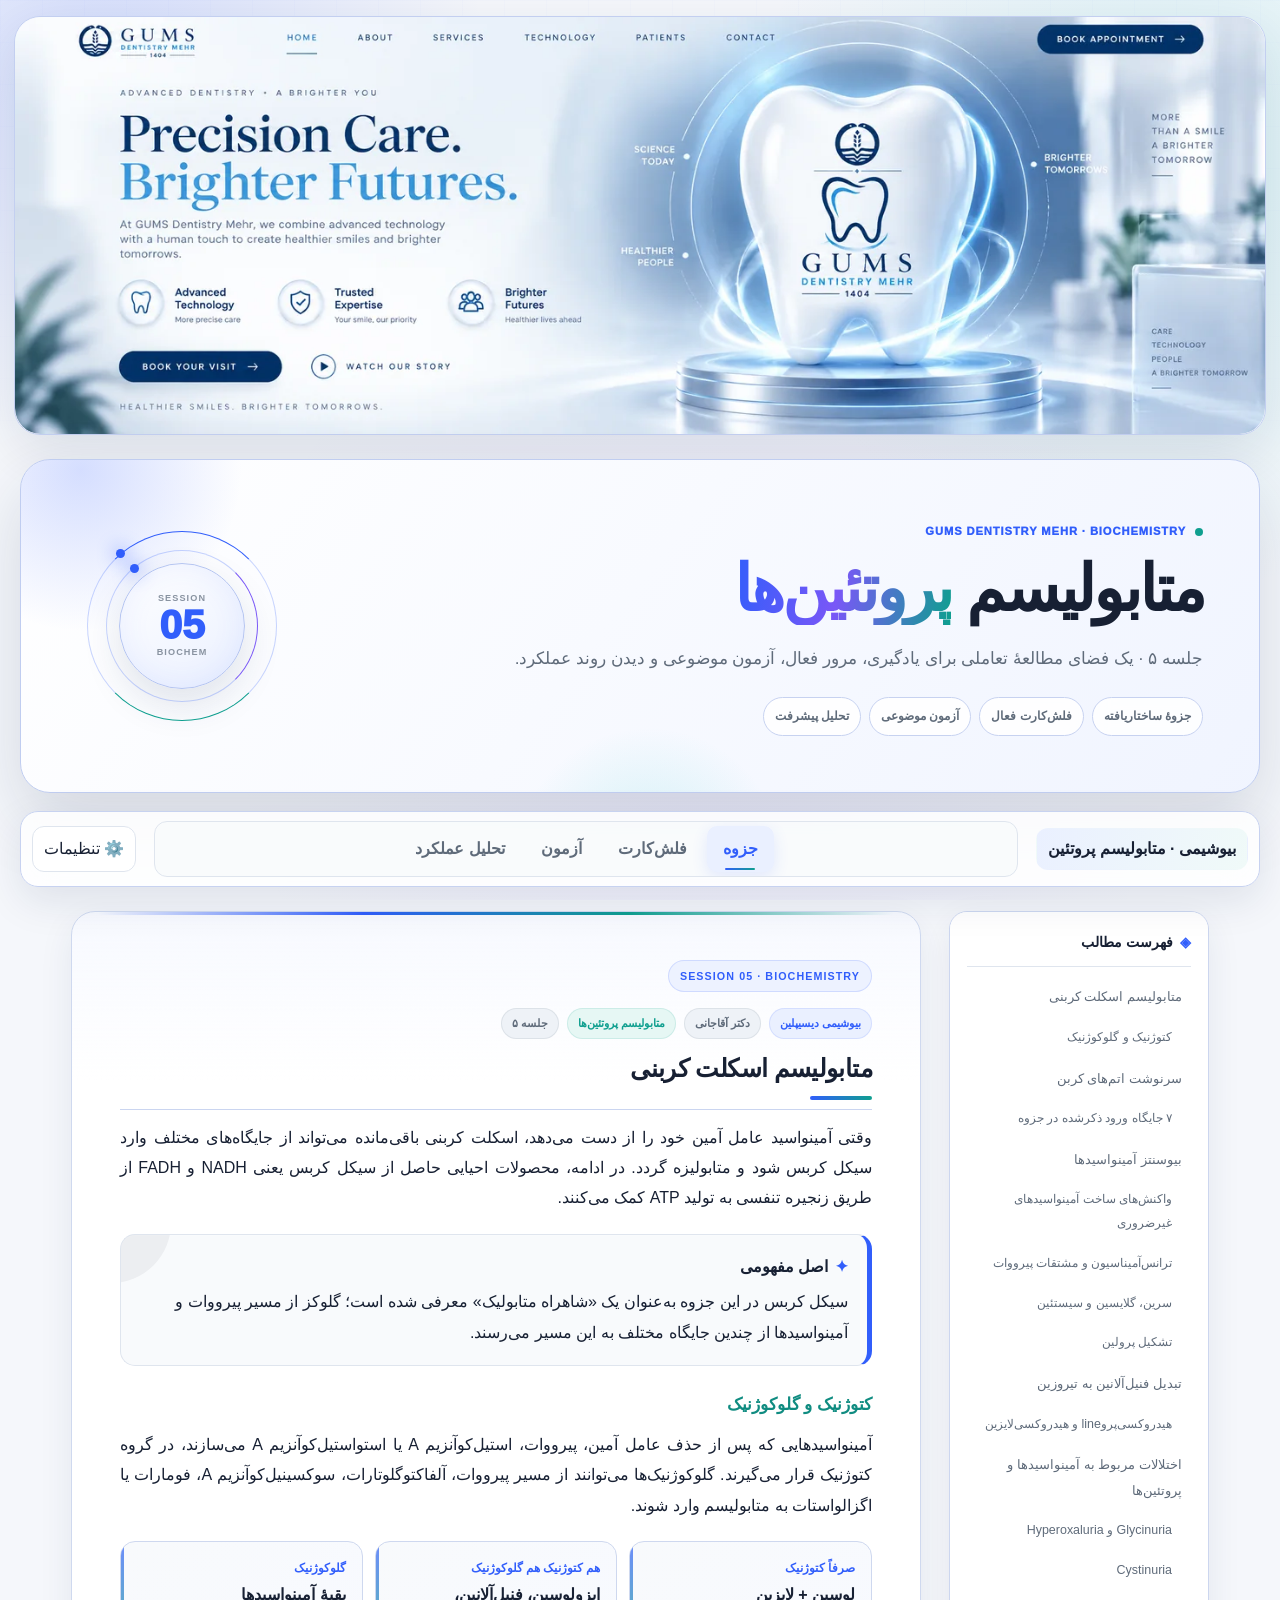
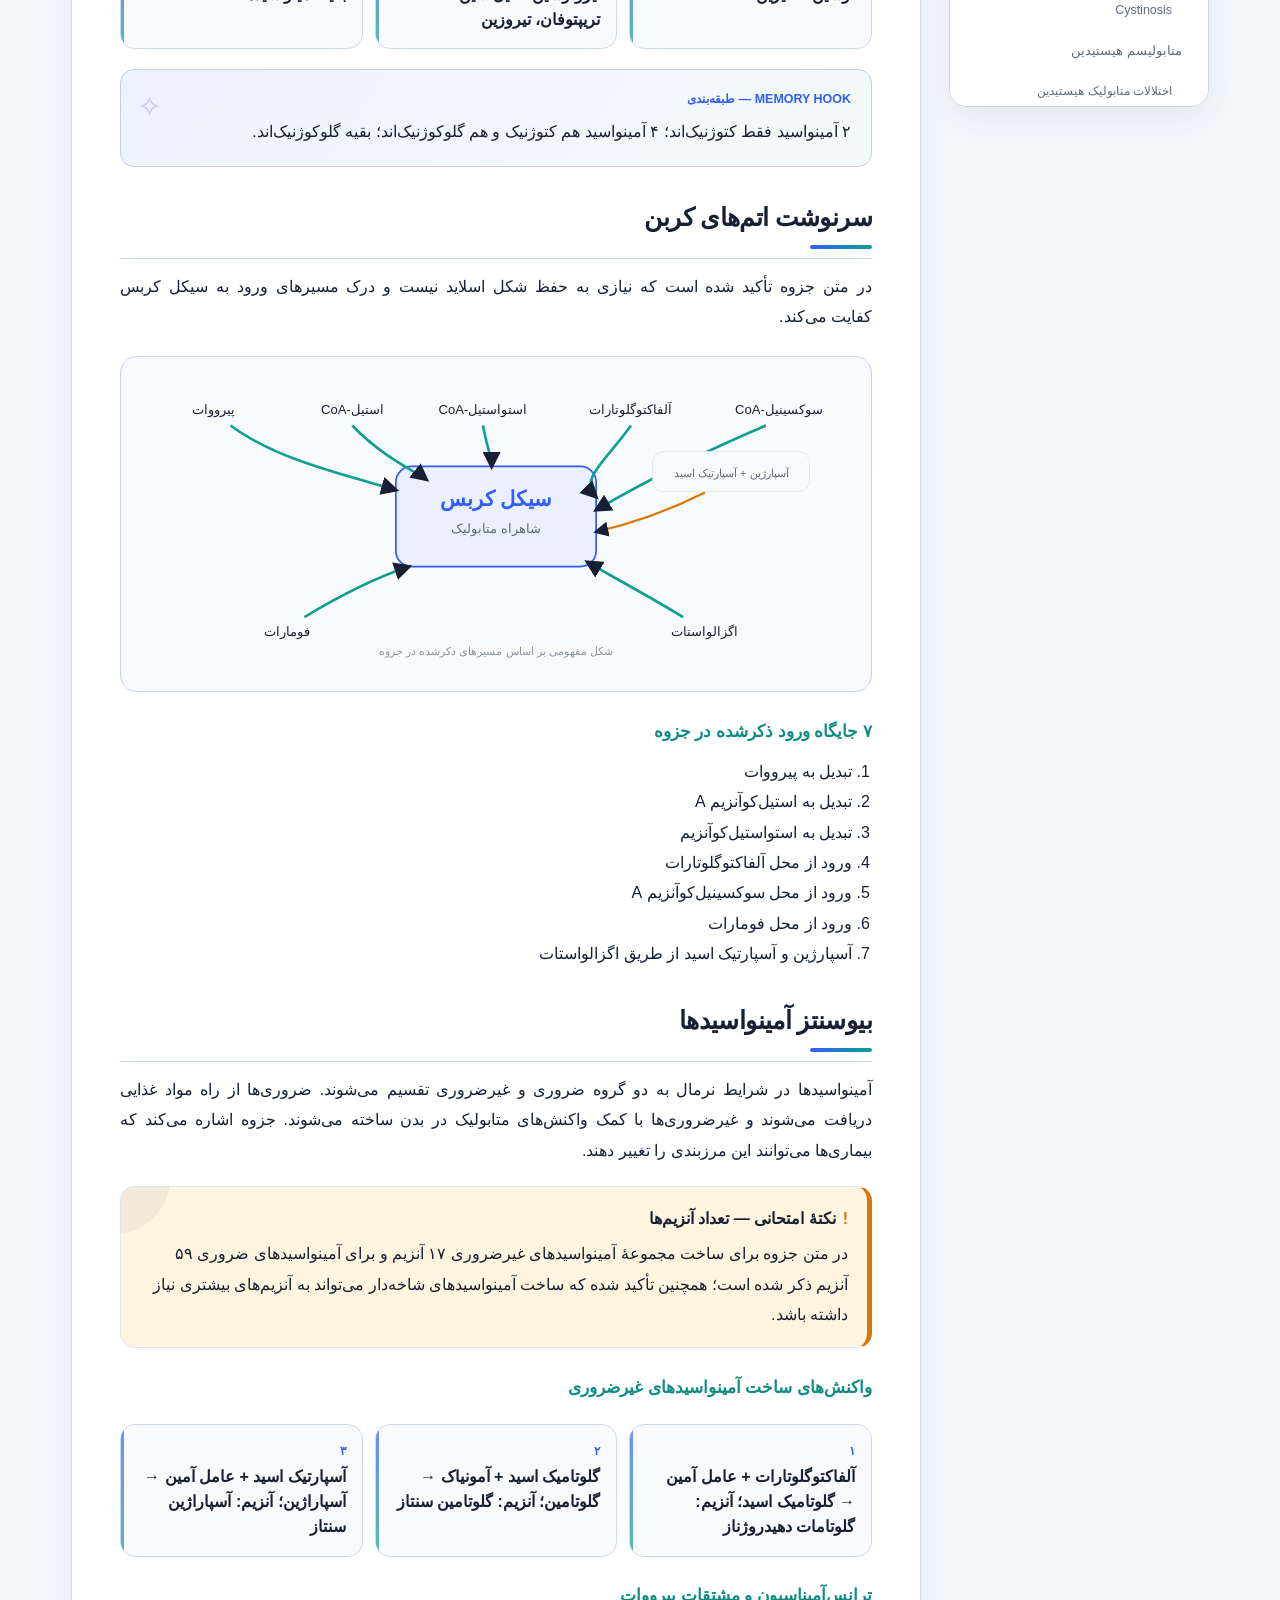
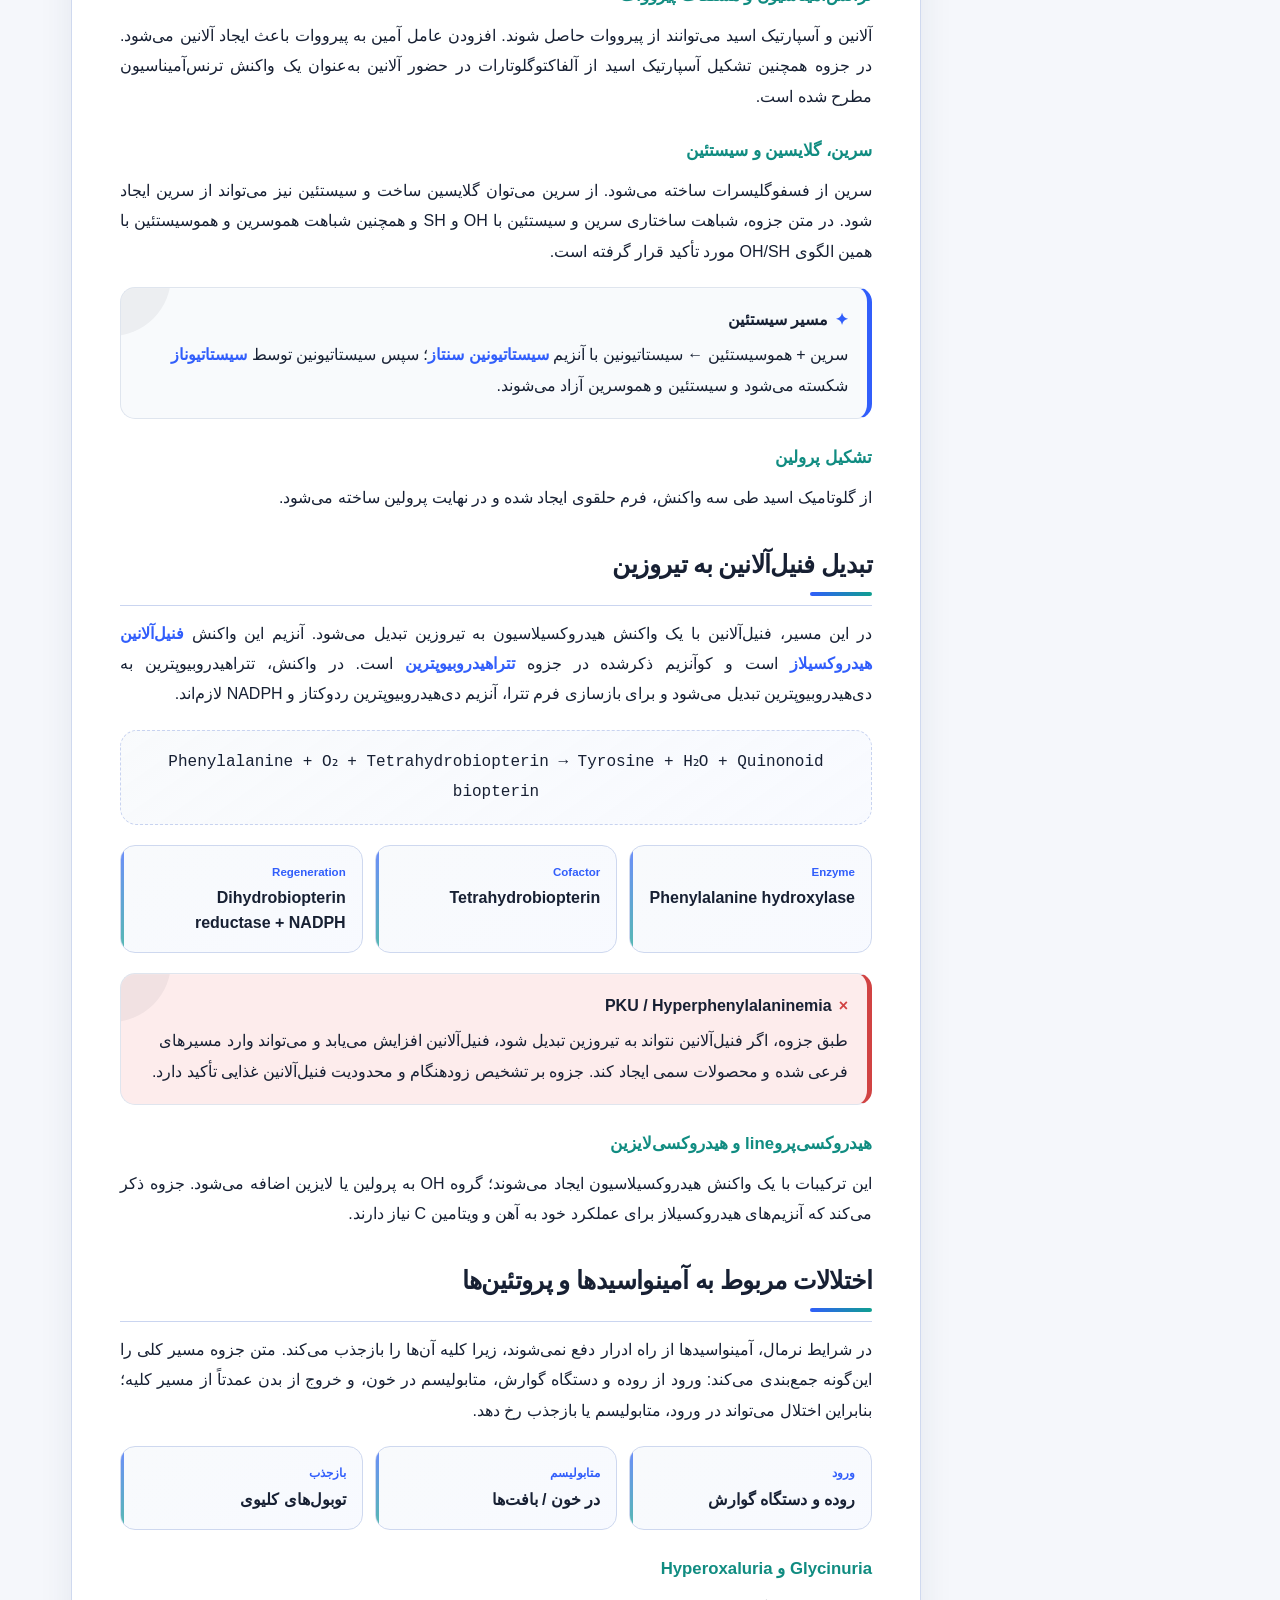
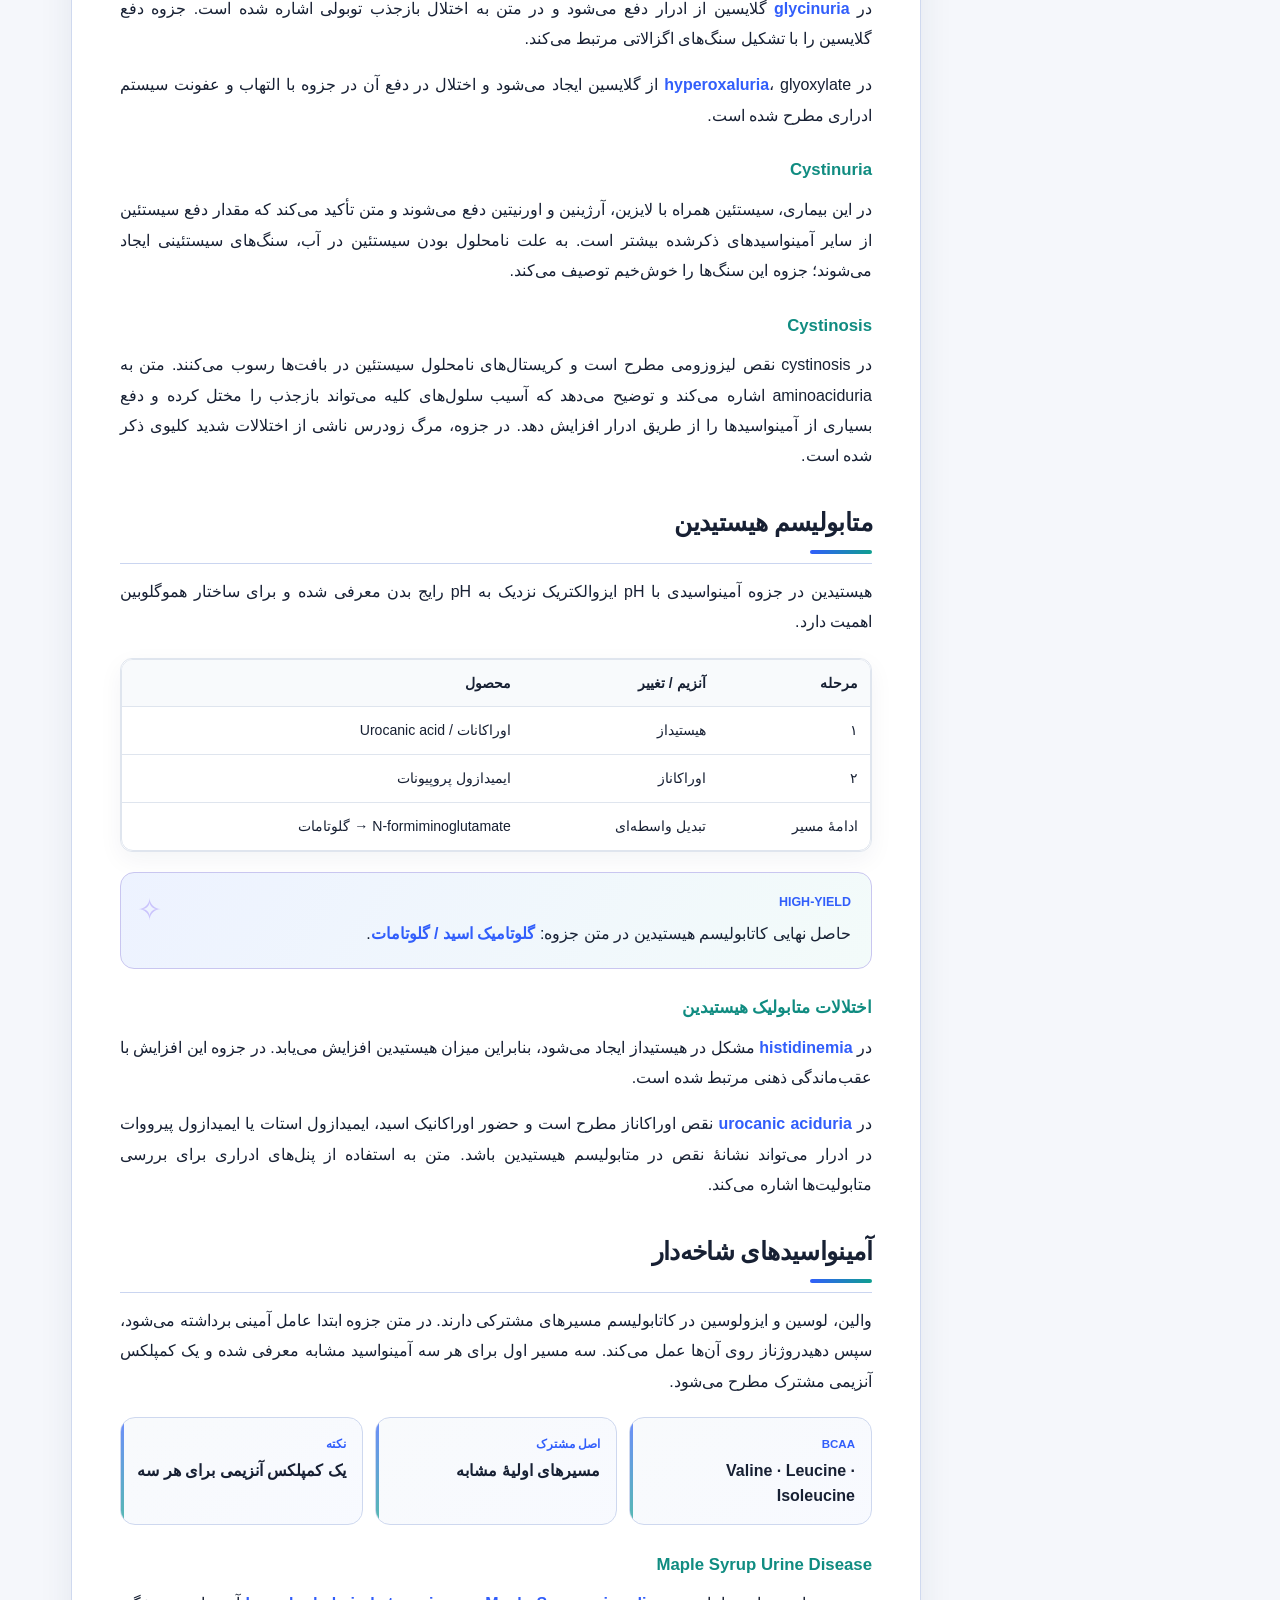
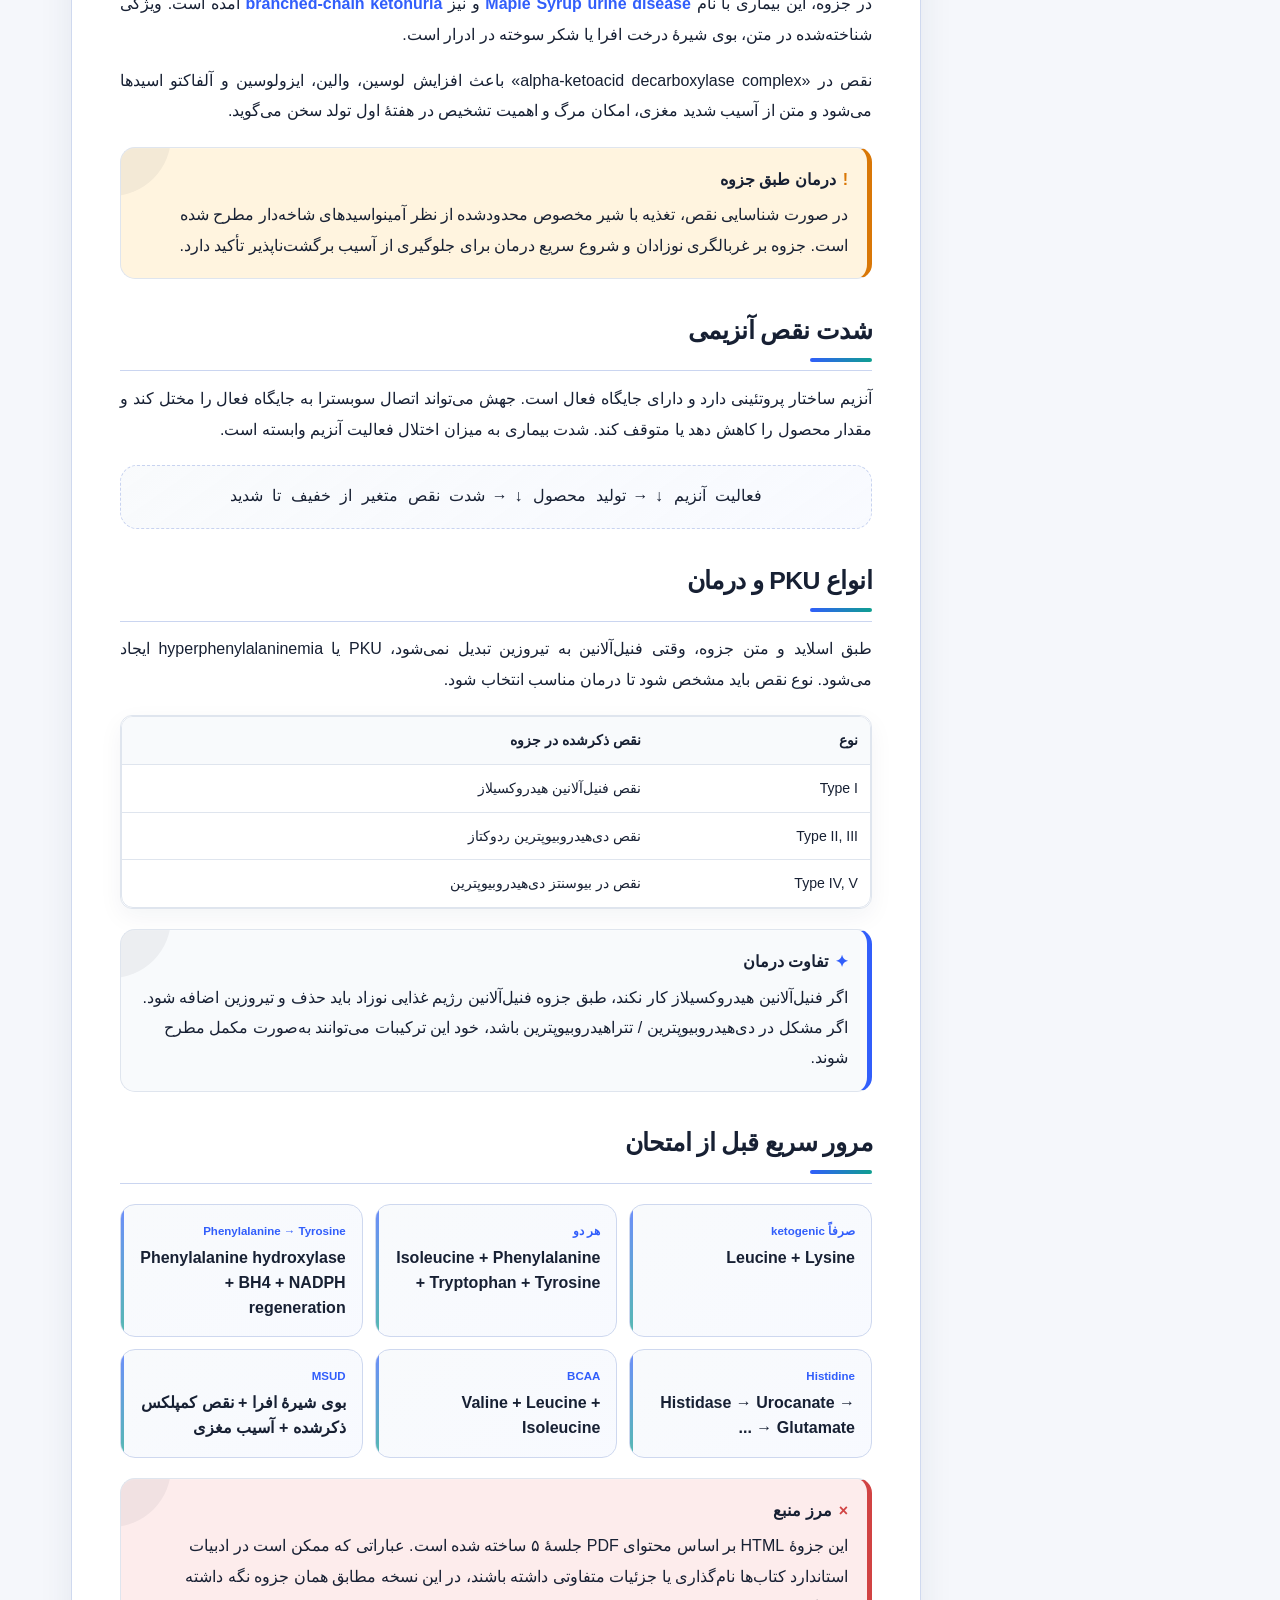
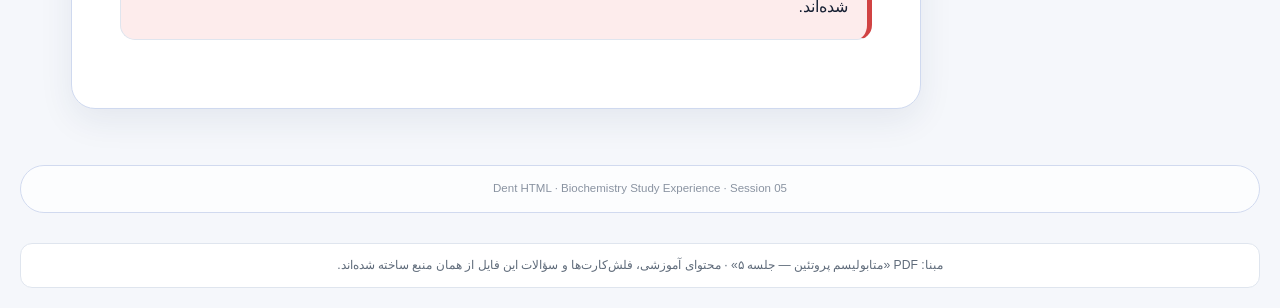
<file: index.html>
<!DOCTYPE html>
<html lang="fa" dir="rtl">
<head>
  <meta charset="UTF-8">
  <meta name="viewport" content="width=device-width, initial-scale=1.0">
  <meta name="description" content="جزوه تعاملی متابولیسم پروتئین‌ها، جلسه ۵؛ شامل مطالعه، فلش‌کارت، آزمون و تحلیل عملکرد.">
  <meta name="theme-color" content="#12264b">
  <title>متابولیسم پروتئین‌ها — جلسه ۵ | HTML Study Note</title>
  
<style>
  /* =========================================================
     HTML STUDY NOTE BLUEPRINT
     Design tokens + reusable components
     ========================================================= */
  :root {
    --bg: #f5f7fb;
    --surface: #ffffff;
    --surface-2: #f8fafc;
    --surface-3: #eef2f7;
    --text: #172033;
    --text-2: #5f6b7a;
    --text-3: #8993a1;
    --primary: #315efb;
    --primary-2: #2448d8;
    --primary-soft: #eaf0ff;
    --accent: #0f9f8f;
    --accent-soft: #e6f7f4;
    --warning: #d97706;
    --warning-soft: #fff4df;
    --danger: #d14343;
    --danger-soft: #fdecec;
    --success: #16835b;
    --success-soft: #e7f7ef;
    --border: #dfe5ee;
    --border-strong: #cbd4e1;
    --shadow-xs: 0 1px 2px rgba(15, 23, 42, .04);
    --shadow-sm: 0 6px 20px rgba(15, 23, 42, .06);
    --shadow-md: 0 14px 40px rgba(15, 23, 42, .09);
    --radius-sm: 8px;
    --radius: 14px;
    --radius-lg: 20px;
    --content-width: 1180px;
    --reading-width: 790px;
    --font-size-base: 16px;
    --font-family: Vazirmatn, IRANSans, Tahoma, "Segoe UI", sans-serif;
    --line: 1.9;
    --header-height: 68px;
  }

  [data-theme="dark"] {
    --bg: #0b1120;
    --surface: #121a2a;
    --surface-2: #182235;
    --surface-3: #202b40;
    --text: #f1f5fb;
    --text-2: #aab6c7;
    --text-3: #77849a;
    --primary: #6d8cff;
    --primary-2: #87a0ff;
    --primary-soft: #1b2850;
    --accent: #35c8b5;
    --accent-soft: #123b37;
    --warning: #f2a34b;
    --warning-soft: #49351d;
    --danger: #ff7474;
    --danger-soft: #482225;
    --success: #42d39a;
    --success-soft: #123c2d;
    --border: #28364c;
    --border-strong: #3a4a63;
    --shadow-xs: 0 1px 2px rgba(0,0,0,.2);
    --shadow-sm: 0 8px 24px rgba(0,0,0,.22);
    --shadow-md: 0 18px 50px rgba(0,0,0,.28);
  }

  [data-theme="sepia"] {
    --bg: #f5efe4;
    --surface: #fffaf1;
    --surface-2: #f8f0e2;
    --surface-3: #eee1ce;
    --text: #3e352a;
    --text-2: #766957;
    --text-3: #9a8b76;
    --primary: #6551c8;
    --primary-2: #5140aa;
    --primary-soft: #eeeafd;
    --accent: #a05a18;
    --accent-soft: #f8e8d6;
    --warning: #a05a18;
    --warning-soft: #f9ead5;
    --danger: #a93b3b;
    --danger-soft: #f7dddd;
    --success: #28734f;
    --success-soft: #e4f0e8;
    --border: #e2d5c1;
    --border-strong: #d2c1a7;
  }

  [data-font-size="small"] { --font-size-base: 14px; }
  [data-font-size="medium"] { --font-size-base: 16px; }
  [data-font-size="large"] { --font-size-base: 18px; }

  * { box-sizing: border-box; }

  html {
    scroll-behavior: smooth;
    scroll-padding-top: calc(var(--header-height) + 24px);
  }

  body {
    margin: 0;
    min-height: 100vh;
    background:
      radial-gradient(circle at 10% 0%, rgba(49,94,251,.045), transparent 28rem),
      var(--bg);
    color: var(--text);
    font-family: var(--font-family);
    font-size: var(--font-size-base);
    line-height: var(--line);
    transition: background .2s ease, color .2s ease;
  }

  button, input, select, textarea { font: inherit; }
  button { -webkit-tap-highlight-color: transparent; }

  ::selection {
    background: var(--primary);
    color: #fff;
  }

  /* ---------- Header / app chrome ---------- */
  header {
    position: sticky;
    top: 0;
    z-index: 100;
    min-height: var(--header-height);
    background: color-mix(in srgb, var(--surface) 90%, transparent);
    backdrop-filter: blur(16px);
    -webkit-backdrop-filter: blur(16px);
    border-bottom: 1px solid var(--border);
    box-shadow: var(--shadow-xs);
  }

  .nav-container {
    width: min(var(--content-width), calc(100% - 28px));
    min-height: var(--header-height);
    margin: auto;
    padding: 10px 0;
    display: grid;
    grid-template-columns: auto 1fr auto;
    align-items: center;
    gap: 18px;
  }

  .logo-title {
    display: flex;
    align-items: center;
    gap: 9px;
    color: var(--text);
    font-size: 1rem;
    font-weight: 800;
    white-space: nowrap;
  }

  .logo-title span {
    display: inline-flex;
    align-items: center;
    min-height: 38px;
    padding: 5px 11px;
    border: 1px solid var(--border);
    border-radius: 12px;
    background: var(--surface-2);
  }

  .nav-tabs {
    display: flex;
    justify-content: center;
    gap: 4px;
    min-width: 0;
    overflow-x: auto;
    scrollbar-width: none;
  }

  .nav-tabs::-webkit-scrollbar { display: none; }

  .nav-btn {
    border: 0;
    background: transparent;
    color: var(--text-2);
    padding: 8px 13px;
    border-radius: 10px;
    cursor: pointer;
    font-weight: 700;
    white-space: nowrap;
    transition: .18s ease;
  }

  .nav-btn:hover {
    color: var(--primary);
    background: var(--primary-soft);
  }

  .nav-btn.active {
    color: var(--primary);
    background: var(--primary-soft);
    box-shadow: inset 0 0 0 1px color-mix(in srgb, var(--primary) 18%, transparent);
  }

  .nav-actions { display: flex; gap: 7px; }

  .btn-icon {
    min-height: 38px;
    padding: 7px 11px;
    display: inline-flex;
    align-items: center;
    justify-content: center;
    gap: 6px;
    border: 1px solid var(--border);
    border-radius: 10px;
    background: var(--surface);
    color: var(--text);
    cursor: pointer;
    transition: .18s ease;
  }

  .btn-icon:hover {
    border-color: var(--primary);
    color: var(--primary);
    transform: translateY(-1px);
  }

  /* ---------- Layout ---------- */
  main {
    width: min(var(--content-width), calc(100% - 28px));
    margin: 28px auto 56px;
  }

  .tab-content { display: none; }

  .tab-content.active {
    display: block;
    animation: fadeUp .22s ease both;
  }

  @keyframes fadeUp {
    from { opacity: 0; transform: translateY(7px); }
    to { opacity: 1; transform: translateY(0); }
  }

  .card {
    background: var(--surface);
    border: 1px solid var(--border);
    border-radius: var(--radius);
    box-shadow: var(--shadow-sm);
  }

  /* ---------- Buttons ---------- */
  .btn {
    min-height: 42px;
    padding: 9px 15px;
    border: 1px solid transparent;
    border-radius: 10px;
    background: var(--primary);
    color: #fff;
    cursor: pointer;
    font-weight: 750;
    transition: .18s ease;
  }

  .btn:hover {
    background: var(--primary-2);
    transform: translateY(-1px);
    box-shadow: var(--shadow-sm);
  }

  .btn-outline {
    background: var(--surface);
    color: var(--text);
    border-color: var(--border-strong);
  }

  .btn-outline:hover {
    background: var(--primary-soft);
    border-color: var(--primary);
    color: var(--primary);
  }

  .btn-success { background: var(--success); }
  .btn-success:hover { background: var(--success); filter: brightness(.92); }
  .btn-danger { background: var(--danger); }
  .btn-danger:hover { background: var(--danger); filter: brightness(.92); }

  /* ---------- Lecture blueprint ---------- */
  .lecture-layout {
    display: grid;
    grid-template-columns: 245px minmax(0, var(--reading-width));
    justify-content: center;
    gap: 24px;
    align-items: start;
  }

  .toc-drawer {
    position: sticky;
    top: calc(var(--header-height) + 18px);
    max-height: calc(100vh - var(--header-height) - 36px);
    overflow: auto;
    padding: 15px;
    background: var(--surface);
    border: 1px solid var(--border);
    border-radius: var(--radius);
    box-shadow: var(--shadow-xs);
  }

  .toc-drawer h3 {
    margin: 0 0 10px;
    padding-bottom: 10px;
    border-bottom: 1px solid var(--border);
    font-size: .9rem;
    color: var(--text);
  }

  .toc-list { list-style: none; margin: 0; padding: 0; }
  .toc-list li { margin: 2px 0; }

  .toc-list a {
    display: block;
    padding: 6px 8px;
    border-radius: 8px;
    color: var(--text-2);
    text-decoration: none;
    font-size: .84rem;
    transition: .16s ease;
  }

  .toc-list a:hover {
    color: var(--primary);
    background: var(--primary-soft);
  }

  .toc-list a.h3-link {
    padding-right: 18px;
    font-size: .78rem;
  }

  .lecture-content {
    padding: clamp(22px, 4vw, 42px);
    overflow: hidden;
  }

  .lecture-content::before {
    content: "LECTURE NOTE";
    display: inline-flex;
    margin-bottom: 13px;
    padding: 4px 9px;
    border-radius: 999px;
    background: var(--primary-soft);
    color: var(--primary);
    font-size: .67rem;
    font-weight: 900;
    letter-spacing: .08em;
  }

  .lecture-content h2 {
    margin: 2.1rem 0 .8rem;
    padding-bottom: .55rem;
    border-bottom: 1px solid var(--border);
    color: var(--text);
    font-size: clamp(1.25rem, 2vw, 1.55rem);
    line-height: 1.45;
    position: relative;
  }

  .lecture-content h2:first-of-type { margin-top: .25rem; }

  .lecture-content h2::after {
    content: "";
    display: block;
    width: 42px;
    height: 3px;
    margin-top: 9px;
    border-radius: 999px;
    background: var(--primary);
  }

  .lecture-content h3 {
    margin: 1.45rem 0 .55rem;
    color: var(--accent);
    font-size: 1.05rem;
  }

  .lecture-content p {
    margin: 0 0 1rem;
    color: var(--text);
    text-align: justify;
    text-wrap: pretty;
  }

  .lecture-content strong { color: var(--primary); }

  /* Reusable note components */
  .note-callout {
    margin: 1.25rem 0;
    padding: 15px 17px;
    border: 1px solid var(--border);
    border-right: 4px solid var(--primary);
    border-radius: 12px;
    background: var(--surface-2);
  }

  .note-callout.info { border-right-color: var(--primary); }
  .note-callout.success { border-right-color: var(--success); background: var(--success-soft); }
  .note-callout.warning { border-right-color: var(--warning); background: var(--warning-soft); }
  .note-callout.danger { border-right-color: var(--danger); background: var(--danger-soft); }

  .note-callout-title {
    display: flex;
    align-items: center;
    gap: 7px;
    margin-bottom: 5px;
    font-weight: 850;
  }

  .key-facts {
    display: grid;
    grid-template-columns: repeat(auto-fit, minmax(180px, 1fr));
    gap: 10px;
    margin: 1.25rem 0;
  }

  .key-fact {
    padding: 13px;
    background: var(--surface-2);
    border: 1px solid var(--border);
    border-radius: 12px;
  }

  .key-fact-label {
    margin-bottom: 3px;
    color: var(--text-3);
    font-size: .72rem;
    font-weight: 800;
  }

  .key-fact-value {
    font-weight: 800;
    line-height: 1.55;
  }

  .memory-hook {
    margin: 1.25rem 0;
    padding: 16px;
    border-radius: 14px;
    background: linear-gradient(135deg, var(--primary-soft), var(--surface));
    border: 1px solid color-mix(in srgb, var(--primary) 20%, var(--border));
  }

  .memory-hook-title {
    color: var(--primary);
    font-size: .78rem;
    font-weight: 900;
    margin-bottom: 5px;
  }

  .formula-box {
    margin: 1.25rem 0;
    padding: 16px;
    direction: ltr;
    text-align: center;
    background: var(--surface-2);
    border: 1px dashed var(--border-strong);
    border-radius: 12px;
    font-family: "SFMono-Regular", Consolas, monospace;
    overflow-x: auto;
  }

  .mini-table {
    width: 100%;
    margin: 1.25rem 0;
    border-collapse: separate;
    border-spacing: 0;
    overflow: hidden;
    border: 1px solid var(--border);
    border-radius: 12px;
  }

  .mini-table th,
  .mini-table td {
    padding: 10px 12px;
    border-bottom: 1px solid var(--border);
    text-align: right;
  }

  .mini-table th {
    background: var(--surface-2);
    font-weight: 850;
  }

  .mini-table tr:last-child td { border-bottom: 0; }

  .diagram-container {
    margin: 1.5rem 0;
    padding: 18px;
    background: var(--surface-2);
    border: 1px solid var(--border);
    border-radius: 14px;
    text-align: center;
    overflow-x: auto;
  }

  .diagram-container svg {
    max-width: 100%;
    height: auto;
  }

  .diagram-caption {
    margin-top: 8px;
    color: var(--text-3);
    font-size: .76rem;
  }

  /* ---------- Flashcards ---------- */
  .flashcard-scene {
    perspective: 1200px;
    max-width: 610px;
    height: 315px;
    margin: 28px auto 18px;
    cursor: pointer;
  }

  .flashcard {
    width: 100%;
    height: 100%;
    position: relative;
    transform-style: preserve-3d;
    transition: transform .62s cubic-bezier(.2,.75,.2,1);
    border-radius: var(--radius-lg);
    box-shadow: var(--shadow-md);
  }

  .flashcard.is-flipped { transform: rotateY(180deg); }

  .flashcard-face {
    position: absolute;
    inset: 0;
    display: flex;
    flex-direction: column;
    justify-content: center;
    align-items: center;
    padding: 34px;
    text-align: center;
    backface-visibility: hidden;
    -webkit-backface-visibility: hidden;
    border: 1px solid var(--border);
    border-radius: var(--radius-lg);
    background: var(--surface);
  }

  .flashcard-front { border-top: 5px solid var(--primary); }
  .flashcard-back {
    transform: rotateY(180deg);
    border-top: 5px solid var(--accent);
    background: var(--surface);
  }

  .flashcard-controls {
    display: flex;
    justify-content: center;
    flex-wrap: wrap;
    gap: 8px;
    margin-top: 12px;
  }

  /* ---------- Quiz ---------- */
  .quiz-options-grid { display: grid; gap: 9px; margin: 16px 0; }

  .option-btn {
    width: 100%;
    min-height: 50px;
    padding: 11px 13px;
    display: flex;
    align-items: center;
    gap: 8px;
    text-align: right;
    border: 1px solid var(--border);
    border-radius: 11px;
    background: var(--surface);
    color: var(--text);
    cursor: pointer;
    transition: .16s ease;
  }

  .option-btn:hover:not(:disabled) {
    border-color: var(--primary);
    background: var(--primary-soft);
    transform: translateX(-2px);
  }

  .option-btn.correct {
    background: var(--success-soft);
    border-color: var(--success);
    color: var(--success);
  }

  .option-btn.incorrect {
    background: var(--danger-soft);
    border-color: var(--danger);
    color: var(--danger);
  }

  .explanation-box {
    margin-top: 15px;
    padding: 14px 16px;
    border: 1px solid var(--border);
    border-right: 4px solid var(--primary);
    border-radius: 11px;
    background: var(--surface-2);
    font-size: .9rem;
  }

  .matching-container {
    display: grid;
    grid-template-columns: 1fr 1fr;
    gap: 12px;
    margin: 16px 0;
  }

  .matching-item {
    padding: 11px;
    border: 1px solid var(--border);
    border-radius: 10px;
    background: var(--surface);
    cursor: pointer;
    text-align: center;
    user-select: none;
    transition: .16s ease;
  }

  .matching-item.selected {
    border-color: var(--primary);
    background: var(--primary-soft);
    font-weight: 800;
  }

  .matching-item.matched {
    background: var(--success-soft);
    border-color: var(--success);
    cursor: default;
  }

  /* ---------- Analytics ---------- */
  .bar-chart-container { display: flex; flex-direction: column; gap: 10px; margin-top: 12px; }

  .chart-row {
    display: grid;
    grid-template-columns: 140px 1fr 52px;
    align-items: center;
    gap: 10px;
  }

  .bar-track {
    height: 10px;
    overflow: hidden;
    position: relative;
    background: var(--surface-3);
    border-radius: 999px;
  }

  .bar-fill {
    height: 100%;
    background: linear-gradient(90deg, var(--primary), var(--accent));
    border-radius: inherit;
    transition: width .5s ease;
  }

  .table-container { overflow-x: auto; margin-top: 12px; }

  table {
    width: 100%;
    border-collapse: separate;
    border-spacing: 0;
    font-size: .88rem;
    border: 1px solid var(--border);
    border-radius: 12px;
    overflow: hidden;
  }

  th, td {
    padding: 10px 12px;
    border-bottom: 1px solid var(--border);
    text-align: right;
  }

  th { background: var(--surface-2); font-weight: 850; }
  tr:last-child td { border-bottom: 0; }

  /* ---------- Forms / modal ---------- */
  .form-group { margin-bottom: 15px; }

  .form-group label {
    display: block;
    margin-bottom: 6px;
    color: var(--text-2);
    font-size: .82rem;
    font-weight: 800;
  }

  select, input[type="text"], input[type="number"] {
    width: 100%;
    min-height: 43px;
    padding: 9px 11px;
    border: 1px solid var(--border-strong);
    border-radius: 10px;
    outline: none;
    background: var(--surface);
    color: var(--text);
  }

  select:focus, input[type="text"]:focus, input[type="number"]:focus {
    border-color: var(--primary);
    box-shadow: 0 0 0 3px var(--primary-soft);
  }

  .modal-overlay {
    position: fixed;
    inset: 0;
    z-index: 1000;
    display: none;
    align-items: center;
    justify-content: center;
    padding: 18px;
    background: rgba(8, 15, 30, .55);
    backdrop-filter: blur(7px);
  }

  .modal-overlay.open { display: flex; }

  .modal-card {
    width: min(520px, 100%);
    max-height: min(760px, 90vh);
    overflow: auto;
    padding: 22px;
    background: var(--surface);
    border: 1px solid var(--border);
    border-radius: var(--radius-lg);
    box-shadow: var(--shadow-md);
  }

  /* ---------- Blueprint helpers ---------- */
  .section-meta {
    display: flex;
    align-items: center;
    flex-wrap: wrap;
    gap: 7px;
    margin-bottom: 12px;
  }

  .tag {
    display: inline-flex;
    align-items: center;
    min-height: 25px;
    padding: 3px 8px;
    border-radius: 999px;
    background: var(--surface-3);
    color: var(--text-2);
    font-size: .68rem;
    font-weight: 850;
  }

  .tag.primary { background: var(--primary-soft); color: var(--primary); }
  .tag.accent { background: var(--accent-soft); color: var(--accent); }
  .tag.warning { background: var(--warning-soft); color: var(--warning); }

  .content-divider {
    height: 1px;
    margin: 26px 0;
    background: var(--border);
  }

  .sr-only {
    position: absolute;
    width: 1px;
    height: 1px;
    padding: 0;
    margin: -1px;
    overflow: hidden;
    clip: rect(0,0,0,0);
    white-space: nowrap;
    border: 0;
  }

  /* ---------- Responsive ---------- */
  @media (max-width: 920px) {
    .nav-container {
      grid-template-columns: 1fr auto;
      gap: 8px;
    }

    .nav-tabs {
      grid-column: 1 / -1;
      grid-row: 2;
      justify-content: flex-start;
    }

    .lecture-layout {
      grid-template-columns: 1fr;
      justify-content: stretch;
    }

    .toc-drawer {
      position: relative;
      top: 0;
      max-height: 260px;
      order: 0;
    }
  }

  @media (max-width: 600px) {
    :root { --header-height: 112px; }

    main {
      width: min(100% - 18px, var(--content-width));
      margin-top: 16px;
    }

    .nav-container {
      width: calc(100% - 18px);
    }

    .logo-title { font-size: .88rem; }
    .logo-title span { min-height: 34px; }

    .nav-btn { padding: 7px 10px; font-size: .82rem; }

    .lecture-content { padding: 19px; }
    .flashcard-scene { height: 280px; }
    .flashcard-face { padding: 23px; }

    .matching-container { grid-template-columns: 1fr; }

    .chart-row {
      grid-template-columns: 95px 1fr 45px;
      gap: 7px;
    }
  }

  @media (prefers-reduced-motion: reduce) {
    *, *::before, *::after {
      scroll-behavior: auto !important;
      transition-duration: .01ms !important;
      animation-duration: .01ms !important;
    }
  }
  /* ---------- GUMS branded visual hero ---------- */
  .gums-hero {
    width: 100%;
    background: #f7fbff;
    border-bottom: 1px solid var(--border);
    overflow: hidden;
  }

  .gums-hero img {
    display: block;
    width: 100%;
    height: auto;
    margin: 0 auto;
  }

  @media (max-width: 600px) {
    .gums-hero {
      background: #f3f9ff;
    }

    .gums-hero img {
      width: 100%;
      min-height: 118px;
      object-fit: contain;
    }
  }

</style>


<style id="dent-premium-visual-layer">
  /* =========================================================
     DENT HTML · Premium Study UI
     Visual-only enhancement layer. Existing content + logic stay intact.
     ========================================================= */
  :root {
    --text-muted: var(--text-2);
    --primary-light: var(--primary-soft);
    --border-color: var(--border);
    --error: var(--danger);
    --dent-navy: #10284f;
    --dent-blue: #4169ff;
    --dent-cyan: #22c7c9;
    --dent-violet: #7957f7;
    --dent-glow: rgba(65,105,255,.18);
    --dent-glow-2: rgba(34,199,201,.13);
    --radius: 18px;
    --radius-lg: 26px;
    --shadow-sm: 0 12px 34px rgba(26,46,84,.08);
    --shadow-md: 0 28px 70px rgba(18,38,75,.15);
    --content-width: 1240px;
    --reading-width: 850px;
  }

  [data-theme="dark"] {
    --dent-navy: #dce8ff;
    --dent-glow: rgba(109,140,255,.20);
    --dent-glow-2: rgba(53,200,181,.12);
  }

  body {
    background:
      radial-gradient(circle at 8% 7%, var(--dent-glow), transparent 24rem),
      radial-gradient(circle at 92% 18%, var(--dent-glow-2), transparent 27rem),
      radial-gradient(circle at 55% 78%, color-mix(in srgb, var(--dent-violet) 7%, transparent), transparent 30rem),
      var(--bg);
    background-attachment: fixed;
  }

  body::before {
    content: "";
    position: fixed;
    inset: 0;
    pointer-events: none;
    z-index: -1;
    opacity: .3;
    background-image:
      linear-gradient(color-mix(in srgb, var(--primary) 4%, transparent) 1px, transparent 1px),
      linear-gradient(90deg, color-mix(in srgb, var(--primary) 4%, transparent) 1px, transparent 1px);
    background-size: 42px 42px;
    mask-image: linear-gradient(to bottom, black, transparent 72%);
  }

  .gums-hero {
    width: min(1380px, calc(100% - 28px));
    margin: 16px auto 0;
    position: relative;
    border: 1px solid color-mix(in srgb, var(--primary) 16%, var(--border));
    border-radius: 26px;
    background: linear-gradient(135deg, color-mix(in srgb, var(--surface) 92%, #fff), var(--surface-2));
    box-shadow: 0 18px 56px rgba(17,42,82,.11);
    isolation: isolate;
  }

  .gums-hero::before {
    content: "";
    position: absolute;
    inset: -1px;
    z-index: -1;
    border-radius: inherit;
    background: linear-gradient(115deg, rgba(65,105,255,.30), transparent 35%, rgba(34,199,201,.22) 68%, transparent);
    filter: blur(13px);
    opacity: .45;
  }

  .gums-hero img {
    border-radius: inherit;
    object-fit: cover;
  }

  .study-masthead {
    width: min(var(--content-width), calc(100% - 28px));
    margin: 24px auto 18px;
  }

  .masthead-shell {
    position: relative;
    min-height: 260px;
    overflow: hidden;
    display: grid;
    grid-template-columns: minmax(0, 1fr) 230px;
    align-items: center;
    gap: 26px;
    padding: clamp(26px, 5vw, 56px);
    border: 1px solid color-mix(in srgb, var(--primary) 18%, var(--border));
    border-radius: 30px;
    background:
      linear-gradient(128deg, color-mix(in srgb, var(--surface) 96%, transparent), color-mix(in srgb, var(--primary-soft) 70%, var(--surface))),
      var(--surface);
    box-shadow: var(--shadow-md);
  }

  .masthead-shell::before,
  .masthead-shell::after {
    content: "";
    position: absolute;
    border-radius: 50%;
    pointer-events: none;
  }

  .masthead-shell::before {
    width: 340px;
    height: 340px;
    left: -110px;
    top: -160px;
    background: radial-gradient(circle, rgba(65,105,255,.22), transparent 67%);
  }

  .masthead-shell::after {
    width: 280px;
    height: 280px;
    right: 38%;
    bottom: -210px;
    background: radial-gradient(circle, rgba(34,199,201,.18), transparent 68%);
  }

  .masthead-copy { position: relative; z-index: 2; }

  .masthead-eyebrow {
    display: inline-flex;
    align-items: center;
    gap: 9px;
    margin-bottom: 12px;
    color: var(--primary);
    font-size: .7rem;
    font-weight: 950;
    letter-spacing: .08em;
  }

  .pulse-dot {
    width: 8px;
    height: 8px;
    border-radius: 50%;
    background: var(--accent);
    box-shadow: 0 0 0 0 color-mix(in srgb, var(--accent) 38%, transparent);
    animation: dentPulse 2.2s infinite;
  }

  @keyframes dentPulse {
    70% { box-shadow: 0 0 0 10px transparent; }
    100% { box-shadow: 0 0 0 0 transparent; }
  }

  .masthead-copy h1 {
    margin: 0;
    color: var(--text);
    font-size: clamp(2rem, 5vw, 4.25rem);
    line-height: 1.12;
    letter-spacing: -.045em;
  }

  .masthead-copy h1 span {
    background: linear-gradient(100deg, var(--primary), var(--dent-violet) 48%, var(--accent));
    -webkit-background-clip: text;
    background-clip: text;
    color: transparent;
  }

  .masthead-copy p {
    max-width: 760px;
    margin: 16px 0 0;
    color: var(--text-2);
    font-size: clamp(.94rem, 1.5vw, 1.08rem);
  }

  .masthead-pills {
    display: flex;
    flex-wrap: wrap;
    gap: 8px;
    margin-top: 22px;
  }

  .masthead-pills span {
    padding: 7px 11px;
    border: 1px solid color-mix(in srgb, var(--primary) 14%, var(--border));
    border-radius: 999px;
    background: color-mix(in srgb, var(--surface) 86%, transparent);
    color: var(--text-2);
    font-size: .75rem;
    font-weight: 800;
    backdrop-filter: blur(8px);
  }

  .session-orbit {
    width: 210px;
    aspect-ratio: 1;
    position: relative;
    display: grid;
    place-items: center;
    justify-self: end;
  }

  .orbit-ring {
    position: absolute;
    inset: 10px;
    border: 1px solid color-mix(in srgb, var(--primary) 26%, transparent);
    border-radius: 50%;
  }

  .ring-a { animation: orbitSpin 14s linear infinite; border-top-color: var(--primary); border-bottom-color: var(--accent); }
  .ring-b { inset: 29px; animation: orbitSpin 9s linear infinite reverse; border-right-color: var(--dent-violet); }

  .ring-a::before,
  .ring-b::before {
    content: "";
    position: absolute;
    width: 9px;
    height: 9px;
    top: 9%;
    left: 15%;
    border-radius: 50%;
    background: var(--primary);
    box-shadow: 0 0 18px var(--primary);
  }

  @keyframes orbitSpin { to { transform: rotate(360deg); } }

  .session-core {
    width: 126px;
    aspect-ratio: 1;
    display: flex;
    flex-direction: column;
    align-items: center;
    justify-content: center;
    border: 1px solid color-mix(in srgb, var(--primary) 24%, var(--border));
    border-radius: 50%;
    background: linear-gradient(145deg, var(--surface), var(--primary-soft));
    box-shadow: inset 0 0 30px color-mix(in srgb, var(--primary) 8%, transparent), 0 16px 38px rgba(22,47,91,.12);
  }

  .session-core small,
  .session-core span { color: var(--text-3); font-size: .57rem; font-weight: 900; letter-spacing: .12em; }
  .session-core strong { margin: -2px 0; color: var(--primary); font: 950 2.55rem/1 var(--font-family); }

  header {
    top: 10px;
    width: min(var(--content-width), calc(100% - 28px));
    min-height: auto;
    margin: 0 auto;
    border: 1px solid color-mix(in srgb, var(--primary) 14%, var(--border));
    border-radius: 18px;
    background: color-mix(in srgb, var(--surface) 84%, transparent);
    box-shadow: 0 14px 40px rgba(20,41,77,.10);
    overflow: hidden;
  }

  .nav-container { width: 100%; padding: 9px 11px; }

  .logo-title span {
    border-color: transparent;
    background: linear-gradient(115deg, var(--primary-soft), color-mix(in srgb, var(--accent-soft) 60%, var(--surface)));
    color: var(--text);
  }

  .nav-tabs {
    padding: 4px;
    border: 1px solid var(--border);
    border-radius: 13px;
    background: color-mix(in srgb, var(--surface-2) 80%, transparent);
  }

  .nav-btn { position: relative; padding-inline: 16px; }
  .nav-btn.active { box-shadow: 0 5px 16px color-mix(in srgb, var(--primary) 12%, transparent); }
  .nav-btn.active::after {
    content: "";
    position: absolute;
    left: 28%; right: 28%; bottom: 2px;
    height: 2px;
    border-radius: 99px;
    background: linear-gradient(90deg, var(--primary), var(--accent));
  }

  .btn-icon,
  .btn,
  .option-btn,
  select,
  input[type="text"],
  input[type="number"] { border-radius: 12px; }

  .btn {
    background: linear-gradient(105deg, var(--primary), color-mix(in srgb, var(--primary) 68%, var(--dent-violet)));
    box-shadow: 0 8px 20px color-mix(in srgb, var(--primary) 16%, transparent);
  }

  .btn:hover { filter: saturate(1.05); }
  .btn-outline { background: var(--surface); box-shadow: none; }
  .btn-success { background: linear-gradient(105deg, var(--success), color-mix(in srgb, var(--success) 75%, var(--accent))); }
  .btn-danger { background: linear-gradient(105deg, var(--danger), color-mix(in srgb, var(--danger) 80%, #9e2f6e)); }

  main { margin-top: 24px; }

  .card {
    border-color: color-mix(in srgb, var(--primary) 9%, var(--border));
    box-shadow: var(--shadow-sm);
  }

  #tab-flashcards > .card,
  #quizSetupPanel,
  #quizQuestionCard,
  #quizResultPanel,
  #tab-analytics > .card { padding: clamp(20px, 3.2vw, 34px); }

  .lecture-layout { grid-template-columns: 260px minmax(0, var(--reading-width)); gap: 28px; }

  .toc-drawer {
    top: calc(var(--header-height) + 32px);
    padding: 17px;
    border-color: color-mix(in srgb, var(--primary) 11%, var(--border));
    border-radius: 18px;
    background: color-mix(in srgb, var(--surface) 94%, transparent);
    box-shadow: var(--shadow-sm);
  }

  .toc-drawer h3::before { content: "◈"; margin-left: 7px; color: var(--primary); }
  .toc-list a { border: 1px solid transparent; }
  .toc-list a:hover { border-color: color-mix(in srgb, var(--primary) 12%, transparent); transform: translateX(-2px); }

  .lecture-content {
    position: relative;
    padding: clamp(24px, 4.5vw, 48px);
    border-radius: 24px;
    background:
      linear-gradient(180deg, color-mix(in srgb, var(--primary-soft) 38%, transparent), transparent 170px),
      var(--surface);
  }

  .lecture-content::before {
    content: "SESSION 05 · BIOCHEMISTRY";
    margin-bottom: 16px;
    padding: 5px 11px;
    border: 1px solid color-mix(in srgb, var(--primary) 16%, transparent);
    background: color-mix(in srgb, var(--primary-soft) 88%, var(--surface));
    letter-spacing: .10em;
  }

  .lecture-content::after {
    content: "";
    position: absolute;
    top: 0; right: 26px; left: 26px;
    height: 3px;
    border-radius: 0 0 99px 99px;
    background: linear-gradient(90deg, transparent, var(--primary), var(--accent), transparent);
  }

  .section-meta { gap: 8px; }
  .tag { padding: 4px 10px; border: 1px solid color-mix(in srgb, currentColor 12%, transparent); }

  .lecture-content h2 {
    border-bottom-color: color-mix(in srgb, var(--primary) 12%, var(--border));
    letter-spacing: -.025em;
  }
  .lecture-content h2::after {
    width: 62px;
    height: 4px;
    background: linear-gradient(90deg, var(--primary), var(--accent));
  }
  .lecture-content h3 { color: color-mix(in srgb, var(--accent) 85%, var(--text)); }

  .note-callout {
    position: relative;
    overflow: hidden;
    padding: 17px 19px;
    border-right-width: 5px;
    border-radius: 15px;
    box-shadow: inset 0 1px 0 rgba(255,255,255,.16);
  }
  .note-callout::after {
    content: "";
    position: absolute;
    width: 120px; height: 120px;
    left: -70px; top: -72px;
    border-radius: 50%;
    background: color-mix(in srgb, currentColor 5%, transparent);
  }
  .note-callout.info .note-callout-title::before { content: "✦"; color: var(--primary); }
  .note-callout.success .note-callout-title::before { content: "✓"; color: var(--success); }
  .note-callout.warning .note-callout-title::before { content: "!"; color: var(--warning); }
  .note-callout.danger .note-callout-title::before { content: "×"; color: var(--danger); }

  .key-facts { gap: 12px; }
  .key-fact {
    position: relative;
    overflow: hidden;
    padding: 16px;
    border-color: color-mix(in srgb, var(--primary) 10%, var(--border));
    border-radius: 15px;
    background: linear-gradient(145deg, var(--surface-2), color-mix(in srgb, var(--primary-soft) 35%, var(--surface)));
    transition: transform .18s ease, border-color .18s ease, box-shadow .18s ease;
  }
  .key-fact:hover { transform: translateY(-3px); border-color: color-mix(in srgb, var(--primary) 28%, var(--border)); box-shadow: var(--shadow-sm); }
  .key-fact::before { content:""; position:absolute; inset:0 auto 0 0; width:3px; background:linear-gradient(var(--primary),var(--accent)); opacity:.7; }
  .key-fact-label { color: var(--primary); }

  .memory-hook {
    position: relative;
    overflow: hidden;
    padding: 18px 20px;
    border-color: color-mix(in srgb, var(--dent-violet) 22%, var(--border));
    background: linear-gradient(125deg, color-mix(in srgb, var(--primary-soft) 85%, var(--surface)), color-mix(in srgb, var(--accent-soft) 48%, var(--surface)));
  }
  .memory-hook::before { content: "✧"; position: absolute; left: 16px; top: 8px; color: var(--dent-violet); font-size: 1.9rem; opacity: .3; }

  .formula-box,
  .diagram-container {
    border-radius: 17px;
    border-color: color-mix(in srgb, var(--primary) 13%, var(--border));
    background:
      linear-gradient(145deg, color-mix(in srgb, var(--surface-2) 92%, transparent), color-mix(in srgb, var(--primary-soft) 32%, var(--surface)));
  }

  .mini-table,
  table { box-shadow: 0 8px 24px rgba(18,38,75,.05); }
  th { background: linear-gradient(180deg, var(--surface-2), color-mix(in srgb, var(--primary-soft) 30%, var(--surface))); }

  .flashcard-scene { max-width: 680px; height: 350px; }
  .flashcard { border-radius: 28px; box-shadow: 0 30px 70px rgba(22,43,82,.18); }
  .flashcard-face {
    overflow: hidden;
    border-radius: 28px;
    border-color: color-mix(in srgb, var(--primary) 16%, var(--border));
    background:
      radial-gradient(circle at 10% 10%, color-mix(in srgb, var(--primary) 13%, transparent), transparent 34%),
      var(--surface);
  }
  .flashcard-front { border-top: 5px solid transparent; border-image: linear-gradient(90deg,var(--primary),var(--dent-violet)) 1; }
  .flashcard-back { border-top: 5px solid transparent; border-image: linear-gradient(90deg,var(--accent),var(--primary)) 1; }
  .flashcard-face::before { content:""; position:absolute; width:150px; height:150px; left:-70px; bottom:-70px; border:1px solid color-mix(in srgb,var(--primary) 15%,transparent); border-radius:50%; }

  .option-btn { min-height: 54px; padding: 13px 15px; }
  .option-btn:hover:not(:disabled) { transform: translateX(-4px); box-shadow: 0 8px 22px color-mix(in srgb, var(--primary) 8%, transparent); }
  .option-btn.correct { box-shadow: inset 4px 0 0 var(--success); }
  .option-btn.incorrect { box-shadow: inset 4px 0 0 var(--danger); }

  .explanation-box { border-radius: 14px; background: linear-gradient(135deg, var(--surface-2), color-mix(in srgb, var(--primary-soft) 28%, var(--surface))); }

  .bar-track { height: 12px; box-shadow: inset 0 1px 3px rgba(0,0,0,.07); }
  .bar-fill { background: linear-gradient(90deg, var(--primary), var(--dent-violet) 55%, var(--accent)); box-shadow: 0 0 18px color-mix(in srgb,var(--primary) 20%,transparent); }

  .modal-overlay { background: rgba(7,16,34,.62); backdrop-filter: blur(12px); }
  .modal-card {
    border-radius: 24px;
    border-color: color-mix(in srgb, var(--primary) 15%, var(--border));
    box-shadow: 0 32px 90px rgba(0,0,0,.25);
  }

  footer {
    padding: 12px 16px;
    border-radius: 999px;
    background: color-mix(in srgb, var(--surface) 72%, transparent);
    border: 1px solid color-mix(in srgb, var(--primary) 8%, var(--border));
  }

  @media (max-width: 920px) {
    .masthead-shell { grid-template-columns: 1fr 160px; }
    .session-orbit { width: 160px; }
    .session-core { width: 102px; }
    .session-core strong { font-size: 2.1rem; }
    .lecture-layout { grid-template-columns: 1fr; }
    .toc-drawer { top: 0; }
  }

  @media (max-width: 600px) {
    :root { --header-height: 118px; }
    .gums-hero { width: calc(100% - 14px); margin-top: 7px; border-radius: 18px; }
    .gums-hero img { min-height: 0; object-fit: contain; }
    .study-masthead { width: calc(100% - 14px); margin: 12px auto; }
    .masthead-shell { min-height: 0; grid-template-columns: 1fr; padding: 24px 20px; border-radius: 22px; }
    .masthead-copy h1 { font-size: clamp(2rem, 12vw, 3rem); }
    .masthead-copy p { font-size: .9rem; }
    .masthead-pills { gap: 6px; margin-top: 16px; }
    .masthead-pills span { font-size: .68rem; padding: 6px 9px; }
    .session-orbit { display: none; }
    header { top: 5px; width: calc(100% - 14px); border-radius: 15px; }
    .nav-container { width: 100%; padding: 8px; }
    .nav-tabs { justify-content: flex-start; width: 100%; }
    .nav-btn { padding: 7px 11px; }
    main { width: calc(100% - 14px); margin-top: 14px; }
    .lecture-content { padding: 22px 18px; border-radius: 20px; }
    .lecture-content::after { right: 18px; left: 18px; }
    .toc-drawer { max-height: 220px; }
    .flashcard-scene { height: 315px; margin-top: 18px; }
    .flashcard-face { padding: 24px 20px; }
    .flashcard-controls { display: grid; grid-template-columns: repeat(2, minmax(0,1fr)); }
    .flashcard-controls .btn { width: 100%; }
    #quizActiveArea > div:last-child { gap: 8px !important; }
    #quizActiveArea > div:last-child .btn { flex: 1; padding-inline: 9px; }
    .chart-row { grid-template-columns: 88px 1fr 42px; }
  }

  @media (prefers-reduced-motion: reduce) {
    .pulse-dot, .ring-a, .ring-b { animation: none !important; }
  }
</style>

</head>

<body>

  <section class="gums-hero" aria-label="GUMS Dentistry Mehr branded header">
    <img src="[data-uri]" alt="GUMS Dentistry Mehr — modern dental hero header">
  </section>


  <section class="study-masthead" aria-labelledby="studyTitle">
    <div class="masthead-shell">
      <div class="masthead-copy">
        <div class="masthead-eyebrow"><span class="pulse-dot"></span> GUMS DENTISTRY MEHR · BIOCHEMISTRY</div>
        <h1 id="studyTitle">متابولیسم <span>پروتئین‌ها</span></h1>
        <p>جلسه ۵ · یک فضای مطالعهٔ تعاملی برای یادگیری، مرور فعال، آزمون موضوعی و دیدن روند عملکرد.</p>
        <div class="masthead-pills" aria-label="امکانات این جلسه">
          <span>جزوهٔ ساختاریافته</span><span>فلش‌کارت فعال</span><span>آزمون موضوعی</span><span>تحلیل پیشرفت</span>
        </div>
      </div>
      <div class="session-orbit" aria-hidden="true">
        <div class="orbit-ring ring-a"></div><div class="orbit-ring ring-b"></div>
        <div class="session-core"><small>SESSION</small><strong>05</strong><span>BIOCHEM</span></div>
      </div>
    </div>
  </section>

  <header>
    <div class="nav-container">
      <div class="logo-title"><span>بیوشیمی · متابولیسم پروتئین</span></div>
      <nav class="nav-tabs">
        <button class="nav-btn active" data-tab="lecture">جزوه</button>
        <button class="nav-btn" data-tab="flashcards">فلش‌کارت</button>
        <button class="nav-btn" data-tab="quiz">آزمون</button>
        <button class="nav-btn" data-tab="analytics">تحلیل عملکرد</button>
      </nav>
      <div class="nav-actions">
        <button class="btn-icon" id="btnSettingsModal" title="تنظیمات ظاهر">⚙️ تنظیمات</button>
      </div>
    </div>
  </header>

  <main>
    <!-- TAB 1: LECTURE -->
    <section id="tab-lecture" class="tab-content active">
      <div class="lecture-layout">
        <aside class="toc-drawer">
          <h3>فهرست مطالب</h3>
          <ul class="toc-list" id="tocList"></ul>
        </aside>
        <article class="lecture-content card" id="lectureArticle">
          <div class="section-meta">
            <span class="tag primary">بیوشیمی دیسیپلین</span>
            <span class="tag">دکتر آقاجانی</span>
            <span class="tag accent">متابولیسم پروتئین‌ها</span>
            <span class="tag">جلسه ۵</span>
          </div>

          <h2 id="sec-carbon">متابولیسم اسکلت کربنی</h2>
          <p>
            وقتی آمینواسید عامل آمین خود را از دست می‌دهد، اسکلت کربنی باقی‌مانده می‌تواند
            از جایگاه‌های مختلف وارد سیکل کربس شود و متابولیزه گردد. در ادامه، محصولات احیایی
            حاصل از سیکل کربس یعنی NADH و FADH از طریق زنجیره تنفسی به تولید ATP کمک می‌کنند.
          </p>

          <div class="note-callout info">
            <div class="note-callout-title">اصل مفهومی</div>
            <div>سیکل کربس در این جزوه به‌عنوان یک «شاهراه متابولیک» معرفی شده است؛ گلوکز از مسیر پیرووات و آمینواسیدها از چندین جایگاه مختلف به این مسیر می‌رسند.</div>
          </div>

          <h3 id="sec-keto-gluco">کتوژنیک و گلوکوژنیک</h3>
          <p>
            آمینواسیدهایی که پس از حذف عامل آمین، پیرووات، استیل‌کوآنزیم A یا استواستیل‌کوآنزیم A
            می‌سازند، در گروه کتوژنیک قرار می‌گیرند. گلوکوژنیک‌ها می‌توانند از مسیر پیرووات،
            آلفاکتوگلوتارات، سوکسینیل‌کوآنزیم A، فومارات یا اگزالواستات به متابولیسم وارد شوند.
          </p>

          <div class="key-facts">
            <div class="key-fact">
              <div class="key-fact-label">صرفاً کتوژنیک</div>
              <div class="key-fact-value">لوسین + لایزین</div>
            </div>
            <div class="key-fact">
              <div class="key-fact-label">هم کتوژنیک هم گلوکوژنیک</div>
              <div class="key-fact-value">ایزولوسین، فنیل‌آلانین، تریپتوفان، تیروزین</div>
            </div>
            <div class="key-fact">
              <div class="key-fact-label">گلوکوژنیک</div>
              <div class="key-fact-value">بقیهٔ آمینواسیدها</div>
            </div>
          </div>

          <div class="memory-hook">
            <div class="memory-hook-title">MEMORY HOOK — طبقه‌بندی</div>
            <div>۲ آمینواسید فقط کتوژنیک‌اند؛ ۴ آمینواسید هم کتوژنیک و هم گلوکوژنیک‌اند؛ بقیه گلوکوژنیک‌اند.</div>
          </div>

          <h2 id="sec-carbon-fates">سرنوشت اتم‌های کربن</h2>
          <p>در متن جزوه تأکید شده است که نیازی به حفظ شکل اسلاید نیست و درک مسیرهای ورود به سیکل کربس کفایت می‌کند.</p>

          <div class="diagram-container">
            <svg viewBox="0 0 820 330" role="img" aria-label="مسیرهای ورود اسکلت کربنی آمینواسیدها به سیکل کربس" xmlns="http://www.w3.org/2000/svg">
              <defs>
                <marker id="arrow2" viewBox="0 0 10 10" refX="8" refY="5" markerWidth="7" markerHeight="7" orient="auto-start-reverse">
                  <path d="M 0 0 L 10 5 L 0 10 z" fill="currentColor"/>
                </marker>
              </defs>
              <rect x="295" y="105" width="230" height="115" rx="18" fill="var(--primary-soft)" stroke="var(--primary)" stroke-width="2"/>
              <text x="410" y="150" text-anchor="middle" font-size="24" font-weight="800" fill="var(--primary)">سیکل کربس</text>
              <text x="410" y="182" text-anchor="middle" font-size="15" fill="var(--text-2)">شاهراه متابولیک</text>

              <g font-size="15" text-anchor="middle">
                <text x="85" y="45" fill="var(--text)">پیرووات</text>
                <text x="245" y="45" fill="var(--text)">استیل-CoA</text>
                <text x="395" y="45" fill="var(--text)">استواستیل-CoA</text>
                <text x="565" y="45" fill="var(--text)">آلفاکتوگلوتارات</text>
                <text x="735" y="45" fill="var(--text)">سوکسینیل-CoA</text>
                <text x="170" y="300" fill="var(--text)">فومارات</text>
                <text x="650" y="300" fill="var(--text)">اگزالواستات</text>
              </g>

              <g stroke="var(--accent)" stroke-width="3" fill="none" marker-end="url(#arrow2)">
                <path d="M 105 58 C 155 95, 225 112, 295 132"/>
                <path d="M 245 58 C 280 95, 320 112, 330 120"/>
                <path d="M 395 58 C 400 84, 405 95, 405 105"/>
                <path d="M 565 58 C 535 100, 505 120, 525 140"/>
                <path d="M 720 58 C 640 92, 585 120, 525 155"/>
                <path d="M 190 278 C 245 245, 280 230, 310 220"/>
                <path d="M 625 278 C 570 245, 540 230, 515 215"/>
              </g>

              <rect x="590" y="88" width="180" height="46" rx="12" fill="var(--surface-2)" stroke="var(--border)"/>
              <text x="680" y="117" text-anchor="middle" font-size="13" fill="var(--text-2)">آسپارژین + آسپارتیک اسید</text>
              <path d="M 650 135 C 610 155, 570 170, 525 180" stroke="var(--warning)" stroke-width="2.5" fill="none" marker-end="url(#arrow2)"/>

              <text x="410" y="322" text-anchor="middle" font-size="13" fill="var(--text-3)">شکل مفهومی بر اساس مسیرهای ذکرشده در جزوه</text>
            </svg>
          </div>

          <h3 id="sec-entry-points">۷ جایگاه ورود ذکرشده در جزوه</h3>
          <ol style="padding-right:1.25rem; margin:0 0 1rem;">
            <li>تبدیل به پیرووات</li>
            <li>تبدیل به استیل‌کوآنزیم A</li>
            <li>تبدیل به استواستیل‌کوآنزیم</li>
            <li>ورود از محل آلفاکتوگلوتارات</li>
            <li>ورود از محل سوکسینیل‌کوآنزیم A</li>
            <li>ورود از محل فومارات</li>
            <li>آسپارژین و آسپارتیک اسید از طریق اگزالواستات</li>
          </ol>

          <h2 id="sec-biosynthesis">بیوسنتز آمینواسیدها</h2>
          <p>
            آمینواسیدها در شرایط نرمال به دو گروه ضروری و غیرضروری تقسیم می‌شوند. ضروری‌ها از راه
            مواد غذایی دریافت می‌شوند و غیرضروری‌ها با کمک واکنش‌های متابولیک در بدن ساخته می‌شوند.
            جزوه اشاره می‌کند که بیماری‌ها می‌توانند این مرزبندی را تغییر دهند.
          </p>

          <div class="note-callout warning">
            <div class="note-callout-title">نکتهٔ امتحانی — تعداد آنزیم‌ها</div>
            <div>در متن جزوه برای ساخت مجموعهٔ آمینواسیدهای غیرضروری ۱۷ آنزیم و برای آمینواسیدهای ضروری ۵۹ آنزیم ذکر شده است؛ همچنین تأکید شده که ساخت آمینواسیدهای شاخه‌دار می‌تواند به آنزیم‌های بیشتری نیاز داشته باشد.</div>
          </div>

          <h3 id="sec-nonessential">واکنش‌های ساخت آمینواسیدهای غیرضروری</h3>
          <div class="key-facts">
            <div class="key-fact">
              <div class="key-fact-label">۱</div>
              <div class="key-fact-value">آلفاکتوگلوتارات + عامل آمین → گلوتامیک اسید؛ آنزیم: گلوتامات دهیدروژناز</div>
            </div>
            <div class="key-fact">
              <div class="key-fact-label">۲</div>
              <div class="key-fact-value">گلوتامیک اسید + آمونیاک → گلوتامین؛ آنزیم: گلوتامین سنتاز</div>
            </div>
            <div class="key-fact">
              <div class="key-fact-label">۳</div>
              <div class="key-fact-value">آسپارتیک اسید + عامل آمین → آسپاراژین؛ آنزیم: آسپاراژین سنتاز</div>
            </div>
          </div>

          <h3 id="sec-transamination">ترانس‌آمیناسیون و مشتقات پیرووات</h3>
          <p>
            آلانین و آسپارتیک اسید می‌توانند از پیرووات حاصل شوند. افزودن عامل آمین به پیرووات
            باعث ایجاد آلانین می‌شود. در جزوه همچنین تشکیل آسپارتیک اسید از آلفاکتوگلوتارات در حضور
            آلانین به‌عنوان یک واکنش ترنس‌آمیناسیون مطرح شده است.
          </p>

          <h3 id="sec-serine">سرین، گلایسین و سیستئین</h3>
          <p>
            سرین از فسفوگلیسرات ساخته می‌شود. از سرین می‌توان گلایسین ساخت و سیستئین نیز می‌تواند
            از سرین ایجاد شود. در متن جزوه، شباهت ساختاری سرین و سیستئین با OH و SH و همچنین
            شباهت هموسرین و هموسیستئین با همین الگوی OH/SH مورد تأکید قرار گرفته است.
          </p>

          <div class="note-callout info">
            <div class="note-callout-title">مسیر سیستئین</div>
            <div>سرین + هموسیستئین ← سیستاتیونین با آنزیم <strong>سیستاتیونین سنتاز</strong>؛ سپس سیستاتیونین توسط <strong>سیستاتیوناز</strong> شکسته می‌شود و سیستئین و هموسرین آزاد می‌شوند.</div>
          </div>

          <h3 id="sec-proline">تشکیل پرولین</h3>
          <p>از گلوتامیک اسید طی سه واکنش، فرم حلقوی ایجاد شده و در نهایت پرولین ساخته می‌شود.</p>

          <h2 id="sec-tyrosine">تبدیل فنیل‌آلانین به تیروزین</h2>
          <p>
            در این مسیر، فنیل‌آلانین با یک واکنش هیدروکسیلاسیون به تیروزین تبدیل می‌شود. آنزیم این
            واکنش <strong>فنیل‌آلانین هیدروکسیلاز</strong> است و کوآنزیم ذکرشده در جزوه
            <strong>تتراهیدروبیوپترین</strong> است. در واکنش، تتراهیدروبیوپترین به دی‌هیدروبیوپترین
            تبدیل می‌شود و برای بازسازی فرم تترا، آنزیم دی‌هیدروبیوپترین ردوکتاز و NADPH لازم‌اند.
          </p>

          <div class="formula-box">Phenylalanine + O₂ + Tetrahydrobiopterin → Tyrosine + H₂O + Quinonoid biopterin</div>

          <div class="key-facts">
            <div class="key-fact">
              <div class="key-fact-label">Enzyme</div>
              <div class="key-fact-value">Phenylalanine hydroxylase</div>
            </div>
            <div class="key-fact">
              <div class="key-fact-label">Cofactor</div>
              <div class="key-fact-value">Tetrahydrobiopterin</div>
            </div>
            <div class="key-fact">
              <div class="key-fact-label">Regeneration</div>
              <div class="key-fact-value">Dihydrobiopterin reductase + NADPH</div>
            </div>
          </div>

          <div class="note-callout danger">
            <div class="note-callout-title">PKU / Hyperphenylalaninemia</div>
            <div>طبق جزوه، اگر فنیل‌آلانین نتواند به تیروزین تبدیل شود، فنیل‌آلانین افزایش می‌یابد و می‌تواند وارد مسیرهای فرعی شده و محصولات سمی ایجاد کند. جزوه بر تشخیص زودهنگام و محدودیت فنیل‌آلانین غذایی تأکید دارد.</div>
          </div>

          <h3 id="sec-hydroxy">هیدروکسی‌پروline و هیدروکسی‌لایزین</h3>
          <p>
            این ترکیبات با یک واکنش هیدروکسیلاسیون ایجاد می‌شوند؛ گروه OH به پرولین یا لایزین اضافه می‌شود.
            جزوه ذکر می‌کند که آنزیم‌های هیدروکسیلاز برای عملکرد خود به آهن و ویتامین C نیاز دارند.
          </p>

          <h2 id="sec-renal">اختلالات مربوط به آمینواسیدها و پروتئین‌ها</h2>
          <p>
            در شرایط نرمال، آمینواسیدها از راه ادرار دفع نمی‌شوند، زیرا کلیه آن‌ها را بازجذب می‌کند.
            متن جزوه مسیر کلی را این‌گونه جمع‌بندی می‌کند: ورود از روده و دستگاه گوارش، متابولیسم در خون،
            و خروج از بدن عمدتاً از مسیر کلیه؛ بنابراین اختلال می‌تواند در ورود، متابولیسم یا بازجذب رخ دهد.
          </p>

          <div class="key-facts">
            <div class="key-fact">
              <div class="key-fact-label">ورود</div>
              <div class="key-fact-value">روده و دستگاه گوارش</div>
            </div>
            <div class="key-fact">
              <div class="key-fact-label">متابولیسم</div>
              <div class="key-fact-value">در خون / بافت‌ها</div>
            </div>
            <div class="key-fact">
              <div class="key-fact-label">بازجذب</div>
              <div class="key-fact-value">توبول‌های کلیوی</div>
            </div>
          </div>

          <h3 id="sec-glycinuria">Glycinuria و Hyperoxaluria</h3>
          <p>
            در <strong>glycinuria</strong> گلایسین از ادرار دفع می‌شود و در متن به اختلال بازجذب توبولی اشاره شده است.
            جزوه دفع گلایسین را با تشکیل سنگ‌های اگزالاتی مرتبط می‌کند.
          </p>
          <p>
            در <strong>hyperoxaluria</strong>، glyoxylate از گلایسین ایجاد می‌شود و اختلال در دفع آن در جزوه
            با التهاب و عفونت سیستم ادراری مطرح شده است.
          </p>

          <h3 id="sec-cystinuria">Cystinuria</h3>
          <p>
            در این بیماری، سیستئین همراه با لایزین، آرژینین و اورنیتین دفع می‌شوند و متن تأکید می‌کند
            که مقدار دفع سیستئین از سایر آمینواسیدهای ذکرشده بیشتر است. به علت نامحلول بودن سیستئین در آب،
            سنگ‌های سیستئینی ایجاد می‌شوند؛ جزوه این سنگ‌ها را خوش‌خیم توصیف می‌کند.
          </p>

          <h3 id="sec-cystinosis">Cystinosis</h3>
          <p>
            در cystinosis نقص لیزوزومی مطرح است و کریستال‌های نامحلول سیستئین در بافت‌ها رسوب می‌کنند.
            متن به aminoaciduria اشاره می‌کند و توضیح می‌دهد که آسیب سلول‌های کلیه می‌تواند بازجذب را مختل کرده
            و دفع بسیاری از آمینواسیدها را از طریق ادرار افزایش دهد. در جزوه، مرگ زودرس ناشی از اختلالات شدید کلیوی ذکر شده است.
          </p>

          <h2 id="sec-histidine">متابولیسم هیستیدین</h2>
          <p>
            هیستیدین در جزوه آمینواسیدی با pH ایزوالکتریک نزدیک به pH رایج بدن معرفی شده و برای ساختار هموگلوبین اهمیت دارد.
          </p>

          <div class="mini-table">
            <table>
              <thead>
                <tr>
                  <th>مرحله</th>
                  <th>آنزیم / تغییر</th>
                  <th>محصول</th>
                </tr>
              </thead>
              <tbody>
                <tr><td>۱</td><td>هیستیداز</td><td>اوراکانات / Urocanic acid</td></tr>
                <tr><td>۲</td><td>اوراکاناز</td><td>ایمیدازول پروپیونات</td></tr>
                <tr><td>ادامهٔ مسیر</td><td>تبدیل واسطه‌ای</td><td>N-formiminoglutamate → گلوتامات</td></tr>
              </tbody>
            </table>
          </div>

          <div class="memory-hook">
            <div class="memory-hook-title">HIGH-YIELD</div>
            <div>حاصل نهایی کاتابولیسم هیستیدین در متن جزوه: <strong>گلوتامیک اسید / گلوتامات</strong>.</div>
          </div>

          <h3 id="sec-histidine-disorders">اختلالات متابولیک هیستیدین</h3>
          <p>
            در <strong>histidinemia</strong> مشکل در هیستیداز ایجاد می‌شود، بنابراین میزان هیستیدین افزایش می‌یابد.
            در جزوه این افزایش با عقب‌ماندگی ذهنی مرتبط شده است.
          </p>
          <p>
            در <strong>urocanic aciduria</strong> نقص اوراکاناز مطرح است و حضور اوراکانیک اسید، ایمیدازول استات
            یا ایمیدازول پیرووات در ادرار می‌تواند نشانهٔ نقص در متابولیسم هیستیدین باشد. متن به استفاده از
            پنل‌های ادراری برای بررسی متابولیت‌ها اشاره می‌کند.
          </p>

          <h2 id="sec-bcaa">آمینواسیدهای شاخه‌دار</h2>
          <p>
            والین، لوسین و ایزولوسین در کاتابولیسم مسیرهای مشترکی دارند. در متن جزوه ابتدا عامل آمینی برداشته می‌شود،
            سپس دهیدروژناز روی آن‌ها عمل می‌کند. سه مسیر اول برای هر سه آمینواسید مشابه معرفی شده و یک کمپلکس آنزیمی مشترک مطرح می‌شود.
          </p>

          <div class="key-facts">
            <div class="key-fact">
              <div class="key-fact-label">BCAA</div>
              <div class="key-fact-value">Valine · Leucine · Isoleucine</div>
            </div>
            <div class="key-fact">
              <div class="key-fact-label">اصل مشترک</div>
              <div class="key-fact-value">مسیرهای اولیهٔ مشابه</div>
            </div>
            <div class="key-fact">
              <div class="key-fact-label">نکته</div>
              <div class="key-fact-value">یک کمپلکس آنزیمی برای هر سه</div>
            </div>
          </div>

          <h3 id="sec-msud">Maple Syrup Urine Disease</h3>
          <p>
            در جزوه، این بیماری با نام <strong>Maple Syrup urine disease</strong> و نیز
            <strong>branched-chain ketonuria</strong> آمده است. ویژگی شناخته‌شده در متن، بوی شیرهٔ درخت افرا
            یا شکر سوخته در ادرار است.
          </p>
          <p>
            نقص در «alpha-ketoacid decarboxylase complex» باعث افزایش لوسین، والین، ایزولوسین و آلفاکتو اسیدها
            می‌شود و متن از آسیب شدید مغزی، امکان مرگ و اهمیت تشخیص در هفتهٔ اول تولد سخن می‌گوید.
          </p>

          <div class="note-callout warning">
            <div class="note-callout-title">درمان طبق جزوه</div>
            <div>در صورت شناسایی نقص، تغذیه با شیر مخصوص محدودشده از نظر آمینواسیدهای شاخه‌دار مطرح شده است. جزوه بر غربالگری نوزادان و شروع سریع درمان برای جلوگیری از آسیب برگشت‌ناپذیر تأکید دارد.</div>
          </div>

          <h2 id="sec-enzyme-defect">شدت نقص آنزیمی</h2>
          <p>
            آنزیم ساختار پروتئینی دارد و دارای جایگاه فعال است. جهش می‌تواند اتصال سوبسترا به جایگاه فعال را مختل کند
            و مقدار محصول را کاهش دهد یا متوقف کند. شدت بیماری به میزان اختلال فعالیت آنزیم وابسته است.
          </p>

          <div class="formula-box">فعالیت آنزیم ↓ → تولید محصول ↓ → شدت نقص متغیر از خفیف تا شدید</div>

          <h2 id="sec-pku-types">انواع PKU و درمان</h2>
          <p>
            طبق اسلاید و متن جزوه، وقتی فنیل‌آلانین به تیروزین تبدیل نمی‌شود، PKU یا
            hyperphenylalaninemia ایجاد می‌شود. نوع نقص باید مشخص شود تا درمان مناسب انتخاب شود.
          </p>

          <div class="mini-table">
            <table>
              <thead>
                <tr>
                  <th>نوع</th>
                  <th>نقص ذکرشده در جزوه</th>
                </tr>
              </thead>
              <tbody>
                <tr><td>Type I</td><td>نقص فنیل‌آلانین هیدروکسیلاز</td></tr>
                <tr><td>Type II, III</td><td>نقص دی‌هیدروبیوپترین ردوکتاز</td></tr>
                <tr><td>Type IV, V</td><td>نقص در بیوسنتز دی‌هیدروبیوپترین</td></tr>
              </tbody>
            </table>
          </div>

          <div class="note-callout info">
            <div class="note-callout-title">تفاوت درمان</div>
            <div>
              اگر فنیل‌آلانین هیدروکسیلاز کار نکند، طبق جزوه فنیل‌آلانین رژیم غذایی نوزاد باید حذف و تیروزین اضافه شود.
              اگر مشکل در دی‌هیدروبیوپترین / تتراهیدروبیوپترین باشد، خود این ترکیبات می‌توانند به‌صورت مکمل مطرح شوند.
            </div>
          </div>

          <h2 id="sec-rapid-review">مرور سریع قبل از امتحان</h2>

          <div class="key-facts">
            <div class="key-fact">
              <div class="key-fact-label">صرفاً ketogenic</div>
              <div class="key-fact-value">Leucine + Lysine</div>
            </div>
            <div class="key-fact">
              <div class="key-fact-label">هر دو</div>
              <div class="key-fact-value">Isoleucine + Phenylalanine + Tryptophan + Tyrosine</div>
            </div>
            <div class="key-fact">
              <div class="key-fact-label">Phenylalanine → Tyrosine</div>
              <div class="key-fact-value">Phenylalanine hydroxylase + BH4 + NADPH regeneration</div>
            </div>
            <div class="key-fact">
              <div class="key-fact-label">Histidine</div>
              <div class="key-fact-value">Histidase → Urocanate → ... → Glutamate</div>
            </div>
            <div class="key-fact">
              <div class="key-fact-label">BCAA</div>
              <div class="key-fact-value">Valine + Leucine + Isoleucine</div>
            </div>
            <div class="key-fact">
              <div class="key-fact-label">MSUD</div>
              <div class="key-fact-value">بوی شیرهٔ افرا + نقص کمپلکس ذکرشده + آسیب مغزی</div>
            </div>
          </div>

          <div class="note-callout danger">
            <div class="note-callout-title">مرز منبع</div>
            <div>این جزوهٔ HTML بر اساس محتوای PDF جلسهٔ ۵ ساخته شده است. عباراتی که ممکن است در ادبیات استاندارد کتاب‌ها نام‌گذاری یا جزئیات متفاوتی داشته باشند، در این نسخه مطابق همان جزوه نگه داشته شده‌اند.</div>
          </div>
        </article>
      </div>
    </section>

    <!-- TAB 2: FLASHCARDS -->
    <section id="tab-flashcards" class="tab-content">
      <div class="card" style="max-width: 600px; margin: 0 auto 1.5rem auto;">
        <div style="display: flex; gap: 1rem; justify-content: space-between; align-items: center; flex-wrap: wrap;">
          <div style="flex: 1; min-width: 150px;">
            <label for="fcTopicFilter" style="font-size: 0.85rem; font-weight: bold;">فیلتر مبحث:</label>
            <select id="fcTopicFilter">
              <option value="all">همه مباحث</option>
              <option value="اسکلت کربنی">اسکلت کربنی</option>
              <option value="کتوژنیک/گلوکوژنیک">کتوژنیک/گلوکوژنیک</option>
              <option value="بیوسنتز">بیوسنتز</option>
              <option value="PKU">PKU</option>
              <option value="اختلالات کلیوی">اختلالات کلیوی</option>
              <option value="هیستیدین">هیستیدین</option>
              <option value="BCAA">BCAA</option>
              <option value="نقص آنزیمی">نقص آنزیمی</option>
            </select>
          </div>
          <div style="text-align: left; font-size: 0.9rem; color: var(--text-muted);">
            پیشرفت: <span id="fcProgressText" style="font-weight: bold; color: var(--primary);">۰ از ۰</span>
          </div>
        </div>
      </div>

      <div class="flashcard-scene" id="fcScene">
        <div class="flashcard" id="flashcardElement">
          <div class="flashcard-face flashcard-front">
            <span style="font-size: 0.8rem; color: var(--text-muted); margin-bottom: 0.5rem;" id="fcTopicLabel">مبحث</span>
            <p id="fcFrontText" style="font-size: 1.1rem; font-weight: 500;">متن روی کارت</p>
            <span style="font-size: 0.75rem; color: var(--text-muted); margin-top: 1rem;">(برای دیدن پاسخ کلیک کنید)</span>
          </div>
          <div class="flashcard-face flashcard-back">
            <span style="font-size: 0.8rem; color: var(--accent); margin-bottom: 0.5rem;">پاسخ و توضیحات</span>
            <p id="fcBackText" style="font-size: 1.05rem;">متن پشت کارت</p>
          </div>
        </div>
      </div>

      <div class="flashcard-controls">
        <button class="btn btn-outline" id="fcPrevBtn">قبلی</button>
        <button class="btn btn-danger" id="fcUnknownBtn">❌ بلد نبودم</button>
        <button class="btn btn-success" id="fcKnownBtn">✔️ بلد بودم</button>
        <button class="btn btn-outline" id="fcNextBtn">بعدی</button>
      </div>
    </section>

    <!-- TAB 3: QUIZ -->
    <section id="tab-quiz" class="tab-content">
      <!-- Quiz Setup Panel -->
      <div class="card" id="quizSetupPanel" style="max-width: 600px; margin: 0 auto;">
        <h2 style="margin-bottom: 1rem; color: var(--primary);">تنظیم و شروع آزمون</h2>
        <div class="form-group">
          <label for="quizTopic">مبحث آزمون:</label>
          <select id="quizTopic">
              <option value="all">همه مباحث</option>
              <option value="اسکلت کربنی">اسکلت کربنی</option>
              <option value="کتوژنیک/گلوکوژنیک">کتوژنیک/گلوکوژنیک</option>
              <option value="بیوسنتز">بیوسنتز</option>
              <option value="PKU">PKU</option>
              <option value="اختلالات کلیوی">اختلالات کلیوی</option>
              <option value="هیستیدین">هیستیدین</option>
              <option value="BCAA">BCAA</option>
              <option value="نقص آنزیمی">نقص آنزیمی</option>
            </select>
        </div>
        <div class="form-group">
          <label for="quizDiff">سطح دشواری:</label>
          <select id="quizDiff">
            <option value="all">همه سطوح</option>
            <option value="آسان">آسان</option>
            <option value="متوسط">متوسط</option>
            <option value="دشوار">دشوار</option>
          </select>
        </div>
        <div class="form-group">
          <label for="quizCount">تعداد سؤالات:</label>
          <input type="number" id="quizCount" value="5" min="1" max="20">
        </div>
        <button class="btn" id="btnStartQuiz" style="width: 100%; margin-top: 0.5rem;">شروع آزمون</button>
      </div>

      <!-- Quiz Active Area -->
      <div id="quizActiveArea" style="display: none; max-width: 700px; margin: 0 auto;">
        <div class="card" style="display: flex; justify-content: space-between; align-items: center; padding: 0.75rem 1.25rem;">
          <span id="quizQuestionTracker" style="font-weight: bold; color: var(--text-muted);">سؤال ۱ از ۵</span>
          <button class="btn-icon" id="btnBookmarkQuiz" title="نشان‌کردن سؤال">🔖 <span id="bookmarkLabel">نشان کردن</span></button>
        </div>

        <div class="card" id="quizQuestionCard">
          <div id="quizQuestionHeader" style="margin-bottom: 1rem;">
            <span id="quizBadgeTopic" style="background: var(--primary-light); color: var(--primary); padding: 0.2rem 0.5rem; border-radius: 4px; font-size: 0.8rem; margin-left: 0.5rem;">مبحث</span>
            <span id="quizBadgeDiff" style="background: var(--border-color); color: var(--text-muted); padding: 0.2rem 0.5rem; border-radius: 4px; font-size: 0.8rem;">سطح</span>
          </div>
          <h3 id="quizQuestionPrompt" style="margin-bottom: 1.25rem; font-size: 1.1rem; line-height: 1.5;">صورت سؤال اینجا قرار می‌گیرد</h3>

          <div id="quizInteractiveContainer"></div>

          <div id="quizExplanationBox" class="explanation-box" style="display: none;"></div>
        </div>

        <div style="display: flex; justify-content: space-between; gap: 1rem;">
          <button class="btn btn-outline" id="btnQuizPrev">سؤال قبلی</button>
          <button class="btn" id="btnQuizNext">سؤال بعدی</button>
        </div>
      </div>

      <!-- Quiz Result Summary -->
      <div id="quizResultPanel" class="card" style="display: none; max-width: 650px; margin: 0 auto; text-align: center;">
        <h2 style="color: var(--primary); margin-bottom: 0.5rem;">کارنامه آزمون</h2>
        <p style="font-size: 1.25rem; margin-bottom: 1.5rem;">درصد کل شما: <span id="quizFinalScore" style="font-weight: bold; color: var(--accent);">۰%</span></p>

        <div style="text-align: right; margin-bottom: 1.5rem;">
          <h3>مرور اشتباهات:</h3>
          <div id="quizMistakesList" style="margin-top: 0.75rem; font-size: 0.9rem;"></div>
        </div>

        <button class="btn" id="btnRestartQuiz">آزمون مجدد</button>
      </div>
    </section>

    <!-- TAB 4: ANALYTICS -->
    <section id="tab-analytics" class="tab-content">
      <div class="card">
        <h2>تحلیل عملکرد و پیشرفت</h2>
        <p style="color: var(--text-muted); margin-bottom: 1.5rem;">آمار پاسخ‌دهی به سؤالات آزمون در حافظه مرورگر</p>

        <div style="display: grid; grid-template-columns: repeat(auto-fit, minmax(200px, 1fr)); gap: 1rem; margin-bottom: 2rem;">
          <div class="card" style="text-align: center; border-color: var(--primary-light);">
            <div style="font-size: 0.85rem; color: var(--text-muted);">کل سؤالات پاسخ‌داده‌شده</div>
            <div id="statTotalAnswered" style="font-size: 1.75rem; font-weight: bold; color: var(--primary); margin-top: 0.25rem;">۰</div>
          </div>
          <div class="card" style="text-align: center; border-color: var(--primary-light);">
            <div style="font-size: 0.85rem; color: var(--text-muted);">درصد کل موفقیت</div>
            <div id="statOverallAccuracy" style="font-size: 1.75rem; font-weight: bold; color: var(--accent); margin-top: 0.25rem;">۰%</div>
          </div>
        </div>

        <h3 style="margin-bottom: 0.75rem;">عملکرد به تفکیک مبحث</h3>
        <div id="topicChartContainer" class="bar-chart-container"></div>

        <h3 style="margin: 1.5rem 0 0.75rem 0;">عملکرد به تفکیک سطح دشواری</h3>
        <div id="diffChartContainer" class="bar-chart-container"></div>

        <h3 style="margin: 1.5rem 0 0.75rem 0;">سؤالات با پاسخ غلط اخیر</h3>
        <div class="table-container">
          <table>
            <thead>
              <tr>
                <th>سؤال</th>
                <th>پاسخ شما</th>
                <th>پاسخ صحیح</th>
              </tr>
            </thead>
            <tbody id="mistakesTableBody">
              <tr>
                <td colspan="3" style="text-align: center; color: var(--text-muted);">هیچ سابقه خطایی ثبت نشده است.</td>
              </tr>
            </tbody>
          </table>
        </div>

        <div style="margin-top: 2rem; border-top: 1px solid var(--border-color); padding-top: 1rem; text-align: left;">
          <button class="btn btn-danger" id="btnResetAnalytics">بازنشانی کامل پیشرفت</button>
        </div>
      </div>
    </section>
  </main>

  <footer style="width:min(var(--content-width),calc(100% - 28px));margin:0 auto 30px;text-align:center;color:var(--text-3);font-size:.72rem;">
    Dent HTML · Biochemistry Study Experience · Session 05
  </footer>


  <div style="width:min(var(--content-width),calc(100% - 28px));margin:0 auto 20px;padding:10px 14px;border:1px solid var(--border);border-radius:12px;background:var(--surface);color:var(--text-2);font-size:.76rem;text-align:center;">
    مبنا: PDF «متابولیسم پروتئین — جلسه ۵» · محتوای آموزشی، فلش‌کارت‌ها و سؤالات این فایل از همان منبع ساخته شده‌اند.
  </div>

  <!-- SETTINGS MODAL -->
  <div class="modal-overlay" id="settingsModal">
    <div class="modal-card">
      <div style="display: flex; justify-content: space-between; align-items: center; margin-bottom: 1.25rem;">
        <h3 style="color: var(--primary);">تنظیمات و پشتیبان‌گیری</h3>
        <button class="btn-icon" id="btnCloseSettingsModal" style="border: none; font-size: 1.1rem;">✕</button>
      </div>

      <div class="form-group">
        <label for="themeSelect">پوسته (تم):</label>
        <select id="themeSelect">
          <option value="light">روشن</option>
          <option value="dark">تیره</option>
          <option value="sepia">سپیا (کتابی)</option>
        </select>
      </div>

      <div class="form-group">
        <label for="fontSizeSelect">اندازه فونت متن:</label>
        <select id="fontSizeSelect">
          <option value="small">کوچک</option>
          <option value="medium">متوسط</option>
          <option value="large">بزرگ</option>
        </select>
      </div>

      <hr style="border: 0; border-top: 1px solid var(--border-color); margin: 1.25rem 0;">

      <div class="form-group">
        <label>پشتیبان‌گیری داده‌ها (JSON):</label>
        <div style="display: flex; gap: 0.5rem; margin-top: 0.5rem;">
          <button class="btn btn-outline" id="btnExportJSON" style="flex: 1;">صدور پشتیبان JSON</button>
          <label class="btn btn-outline" style="flex: 1; text-align: center; cursor: pointer;">
            بازخوانی فایل
            <input type="file" id="importFileInput" accept=".json" style="display: none;">
          </label>
        </div>
      </div>

      <div style="margin-top: 1.5rem; text-align: left;">
        <button class="btn" id="btnSaveSettings">بستن</button>
      </div>
    </div>
  </div>

  <script>
    // --- Safe Storage Helper (localStorage with memory fallback) ---
    window.__memoryStore = window.__memoryStore || {};
    const Storage = {
      getItem: function(key) {
        try {
          return window.localStorage.getItem(key);
        } catch (e) {
          return window.__memoryStore[key] || null;
        }
      },
      setItem: function(key, val) {
        try {
          window.localStorage.setItem(key, val);
        } catch (e) {
          window.__memoryStore[key] = String(val);
        }
      },
      removeItem: function(key) {
        try {
          window.localStorage.removeItem(key);
        } catch (e) {
          delete window.__memoryStore[key];
        }
      }
    };

    // --- Content Bank Placeholder ---
    const flashcardsData = [
  {
    "id": "fc_1",
    "topic": "اسکلت کربنی",
    "front": "پس از حذف عامل آمین، اسکلت کربنی آمینواسیدها معمولاً وارد کدام شاهراه متابولیک می‌شود؟",
    "back": "سیکل کربس."
  },
  {
    "id": "fc_2",
    "topic": "اسکلت کربنی",
    "front": "در جزوه، محصولات احیایی مهم سیکل کربس که از طریق زنجیره تنفسی به ATP مربوط می‌شوند کدام‌اند؟",
    "back": "NADH و FADH."
  },
  {
    "id": "fc_3",
    "topic": "کتوژنیک/گلوکوژنیک",
    "front": "آمینواسیدهای صرفاً کتوژنیک کدام‌اند؟",
    "back": "لوسین و لایزین."
  },
  {
    "id": "fc_4",
    "topic": "کتوژنیک/گلوکوژنیک",
    "front": "چهار آمینواسید هم کتوژنیک و هم گلوکوژنیک کدام‌اند؟",
    "back": "ایزولوسین، فنیل‌آلانین، تریپتوفان و تیروزین."
  },
  {
    "id": "fc_5",
    "topic": "کتوژنیک/گلوکوژنیک",
    "front": "طبق جزوه، آمینواسیدهای کتوژنیک می‌توانند چه محصولات کربنی‌ای بسازند؟",
    "back": "پیرووات، استیل‌کوآنزیم A و استواستیل‌کوآنزیم A."
  },
  {
    "id": "fc_6",
    "topic": "کتوژنیک/گلوکوژنیک",
    "front": "آمینواسیدهای گلوکوژنیک از چه جایگاه‌هایی می‌توانند به سیکل کربس برسند؟",
    "back": "پیرووات، آلفاکتوگلوتارات، سوکسینیل‌کوآنزیم A، فومارات و اگزالواستات."
  },
  {
    "id": "fc_7",
    "topic": "اسکلت کربنی",
    "front": "آسپارژین و آسپارتیک اسید طبق جزوه از طریق کدام ترکیب به سیکل کربس می‌رسند؟",
    "back": "اگزالواستات."
  },
  {
    "id": "fc_8",
    "topic": "اسکلت کربنی",
    "front": "جزوه سیکل کربس را با چه تعبیر مفهومی معرفی می‌کند؟",
    "back": "شاهراه متابولیک."
  },
  {
    "id": "fc_9",
    "topic": "بیوسنتز",
    "front": "آمینواسیدهای ضروری چگونه تعریف شده‌اند؟",
    "back": "در شرایط نرمال باید از مواد غذایی دریافت شوند."
  },
  {
    "id": "fc_10",
    "topic": "بیوسنتز",
    "front": "آمینواسیدهای غیرضروری چگونه تعریف شده‌اند؟",
    "back": "در بدن با کمک واکنش‌های متابولیک ساخته می‌شوند."
  },
  {
    "id": "fc_11",
    "topic": "بیوسنتز",
    "front": "طبق جزوه برای ساخت مجموعهٔ آمینواسیدهای غیرضروری چند آنزیم ذکر شده است؟",
    "back": "۱۷ آنزیم."
  },
  {
    "id": "fc_12",
    "topic": "بیوسنتز",
    "front": "طبق جزوه برای ساخت آمینواسیدهای ضروری چند آنزیم ذکر شده است؟",
    "back": "۵۹ آنزیم."
  },
  {
    "id": "fc_13",
    "topic": "بیوسنتز",
    "front": "آلفاکتوگلوتارات با دریافت عامل آمین به چه آمینواسیدی تبدیل می‌شود؟",
    "back": "گلوتامیک اسید."
  },
  {
    "id": "fc_14",
    "topic": "بیوسنتز",
    "front": "آنزیم ذکرشده برای تبدیل آلفاکتوگلوتارات به گلوتامیک اسید چیست؟",
    "back": "گلوتامات دهیدروژناز."
  },
  {
    "id": "fc_15",
    "topic": "بیوسنتز",
    "front": "گلوتامیک اسید با دریافت آمونیاک و به کمک کدام آنزیم به گلوتامین تبدیل می‌شود؟",
    "back": "گلوتامین سنتاز."
  },
  {
    "id": "fc_16",
    "topic": "بیوسنتز",
    "front": "آسپارتیک اسید با دریافت عامل آمین به چه ترکیبی تبدیل می‌شود؟",
    "back": "آسپاراژین."
  },
  {
    "id": "fc_17",
    "topic": "بیوسنتز",
    "front": "آنزیم ساخت آسپاراژین طبق جزوه چیست؟",
    "back": "آسپاراژین سنتاز."
  },
  {
    "id": "fc_18",
    "topic": "بیوسنتز",
    "front": "افزودن عامل آمین به پیرووات چه محصولی می‌دهد؟",
    "back": "آلانین."
  },
  {
    "id": "fc_19",
    "topic": "بیوسنتز",
    "front": "سرین از کدام ترکیب مسیر گلیکولیز ساخته می‌شود؟",
    "back": "فسفوگلیسرات."
  },
  {
    "id": "fc_20",
    "topic": "بیوسنتز",
    "front": "سرین می‌تواند به چه دو آمینواسید مهمی در ادامهٔ مسیر تبدیل شود؟",
    "back": "گلایسین و سیستئین."
  },
  {
    "id": "fc_21",
    "topic": "بیوسنتز",
    "front": "سیستاتیونین توسط کدام آنزیم ساخته می‌شود؟",
    "back": "سیستاتیونین سنتاز."
  },
  {
    "id": "fc_22",
    "topic": "بیوسنتز",
    "front": "سیستاتیونین توسط کدام آنزیم شکسته می‌شود؟",
    "back": "سیستاتیوناز."
  },
  {
    "id": "fc_23",
    "topic": "بیوسنتز",
    "front": "پرولین طبق جزوه از کدام آمینواسید و طی چند واکنش ساخته می‌شود؟",
    "back": "از گلوتامیک اسید و طی ۳ واکنش."
  },
  {
    "id": "fc_24",
    "topic": "PKU",
    "front": "آنزیم تبدیل فنیل‌آلانین به تیروزین چیست؟",
    "back": "فنیل‌آلانین هیدروکسیلاز."
  },
  {
    "id": "fc_25",
    "topic": "PKU",
    "front": "کوآنزیم فنیل‌آلانین هیدروکسیلاز در جزوه چیست؟",
    "back": "تتراهیدروبیوپترین."
  },
  {
    "id": "fc_26",
    "topic": "PKU",
    "front": "تتراهیدروبیوپترین پس از واکنش به چه فرم اکسیدشده‌ای تبدیل می‌شود؟",
    "back": "دی‌هیدروبیوپترین."
  },
  {
    "id": "fc_27",
    "topic": "PKU",
    "front": "برای بازسازی تتراهیدروبیوپترین کدام آنزیم مطرح شده است؟",
    "back": "دی‌هیدروبیوپترین ردوکتاز."
  },
  {
    "id": "fc_28",
    "topic": "PKU",
    "front": "کوآنزیم دی‌هیدروبیوپترین ردوکتاز چیست؟",
    "back": "NADPH."
  },
  {
    "id": "fc_29",
    "topic": "PKU",
    "front": "نقص مسیر فنیل‌آلانین به تیروزین با چه نام‌هایی مطرح شده است؟",
    "back": "PKU یا hyperphenylalaninemia."
  },
  {
    "id": "fc_30",
    "topic": "PKU",
    "front": "در PKU اگر فنیل‌آلانین به تیروزین تبدیل نشود چه اتفاقی برای فنیل‌آلانین رخ می‌دهد؟",
    "back": "افزایش می‌یابد و می‌تواند وارد مسیرهای فرعی شود."
  },
  {
    "id": "fc_31",
    "topic": "PKU",
    "front": "در Type I PKU چه آنزیمی دچار نقص است؟",
    "back": "فنیل‌آلانین هیدروکسیلاز."
  },
  {
    "id": "fc_32",
    "topic": "PKU",
    "front": "در Type II و III PKU طبق جزوه چه آنزیمی دچار نقص است؟",
    "back": "دی‌هیدروبیوپترین ردوکتاز."
  },
  {
    "id": "fc_33",
    "topic": "PKU",
    "front": "Type IV و V PKU در جزوه به چه نقصی نسبت داده شده‌اند؟",
    "back": "نقص در بیوسنتز دی‌هیدروبیوپترین."
  },
  {
    "id": "fc_34",
    "topic": "اختلالات",
    "front": "در شرایط نرمال آمینواسیدها چرا از طریق ادرار دفع نمی‌شوند؟",
    "back": "به دلیل بازجذب کلیوی آن‌ها."
  },
  {
    "id": "fc_35",
    "topic": "اختلالات",
    "front": "Glycinuria به چه اختلالی نسبت داده شده است؟",
    "back": "اختلال در بازجذب توبولی گلایسین."
  },
  {
    "id": "fc_36",
    "topic": "اختلالات",
    "front": "Cystinuria کدام گروه از آمینواسیدها را درگیر می‌کند؟",
    "back": "سیستئین، لایزین، آرژینین و اورنیتین."
  },
  {
    "id": "fc_37",
    "topic": "اختلالات",
    "front": "چرا در cystinuria سنگ تشکیل می‌شود؟",
    "back": "به علت نامحلول بودن سیستئین در آب."
  },
  {
    "id": "fc_38",
    "topic": "اختلالات",
    "front": "Cystinosis چه نوع نقص سلولی را مطرح می‌کند؟",
    "back": "نقص لیزوزومی و تجمع کریستال‌های نامحلول سیستئین."
  },
  {
    "id": "fc_39",
    "topic": "هیستیدین",
    "front": "اولین آنزیم کاتابولیسم هیستیدین چیست؟",
    "back": "هیستیداز."
  },
  {
    "id": "fc_40",
    "topic": "هیستیدین",
    "front": "محصول مرحلهٔ اول کاتابولیسم هیستیدین چیست؟",
    "back": "اوراکانات یا urocanic acid."
  },
  {
    "id": "fc_41",
    "topic": "هیستیدین",
    "front": "آنزیم مرحلهٔ دوم کاتابولیسم هیستیدین چیست؟",
    "back": "اوراکاناز."
  },
  {
    "id": "fc_42",
    "topic": "هیستیدین",
    "front": "حاصل نهایی کاتابولیسم هیستیدین در جزوه چیست؟",
    "back": "گلوتامیک اسید / گلوتامات."
  },
  {
    "id": "fc_43",
    "topic": "BCAA",
    "front": "سه آمینواسید شاخه‌دار کدام‌اند؟",
    "back": "والین، لوسین و ایزولوسین."
  },
  {
    "id": "fc_44",
    "topic": "BCAA",
    "front": "کاتابولیسم اولیهٔ BCAAها چه ویژگی مشترکی دارد؟",
    "back": "مسیرهای اولیه برای هر سه مشابه است و یک کمپلکس آنزیمی مشترک مطرح شده است."
  },
  {
    "id": "fc_45",
    "topic": "BCAA",
    "front": "نام بیماری ناشی از نقص متابولیسم BCAAها در جزوه چیست؟",
    "back": "Maple Syrup Urine Disease."
  },
  {
    "id": "fc_46",
    "topic": "BCAA",
    "front": "ویژگی بویایی معروف MSUD چیست؟",
    "back": "بوی شیرهٔ درخت افرا یا شکر سوخته در ادرار."
  },
  {
    "id": "fc_47",
    "topic": "BCAA",
    "front": "در MSUD چه موادی افزایش می‌یابند؟",
    "back": "لوسین، والین، ایزولوسین و آلفاکتو اسیدها."
  },
  {
    "id": "fc_48",
    "topic": "BCAA",
    "front": "جزوه بر تشخیص MSUD در چه زمانی تأکید دارد؟",
    "back": "خیلی زود، همان هفتهٔ اول تولد."
  },
  {
    "id": "fc_49",
    "topic": "نقص آنزیمی",
    "front": "جهش در آنزیم چگونه می‌تواند باعث بیماری شود؟",
    "back": "با مختل کردن اتصال سوبسترا به جایگاه فعال و کاهش تولید محصول."
  },
  {
    "id": "fc_50",
    "topic": "نقص آنزیمی",
    "front": "شدت بیماری ناشی از نقص آنزیمی به چه چیزی وابسته است؟",
    "back": "به میزان کاهش فعالیت آنزیم."
  }
];

    const questionsData = [
  {
    "id": "q1",
    "type": "mcq",
    "topic": "کتوژنیک/گلوکوژنیک",
    "difficulty": "آسان",
    "question": "کدام آمینواسید در جزوه صرفاً کتوژنیک معرفی شده است؟",
    "options": [
      "ایزولوسین",
      "لوسین",
      "تیروزین",
      "فنیل‌آلانین"
    ],
    "answer": 1,
    "explanation": "لوسین و لایزین در جزوه صرفاً کتوژنیک معرفی شده‌اند."
  },
  {
    "id": "q2",
    "type": "mcq",
    "topic": "کتوژنیک/گلوکوژنیک",
    "difficulty": "آسان",
    "question": "کدام مجموعه شامل هر چهار آمینواسید هم کتوژنیک و هم گلوکوژنیک است؟",
    "options": [
      "لوسین، لایزین، والین، آلانین",
      "ایزولوسین، فنیل‌آلانین، تریپتوفان، تیروزین",
      "گلوتامین، گلایسین، سرین، سیستئین",
      "والین، لوسین، ایزولوسین، لایزین"
    ],
    "answer": 1,
    "explanation": "این چهار مورد دقیقاً در متن جزوه ذکر شده‌اند."
  },
  {
    "id": "q3",
    "type": "mcq",
    "topic": "اسکلت کربنی",
    "difficulty": "متوسط",
    "question": "آسپارژین و آسپارتیک اسید طبق جزوه از طریق کدام ترکیب به سیکل کربس می‌رسند؟",
    "options": [
      "استیل-CoA",
      "سوکسینیل-CoA",
      "اگزالواستات",
      "فومارات"
    ],
    "answer": 2,
    "explanation": "در متن جزوه برای آسپارژین و آسپارتیک اسید، اگزالواستات به‌عنوان مسیر ورود ذکر شده است."
  },
  {
    "id": "q4",
    "type": "truefalse",
    "topic": "اسکلت کربنی",
    "difficulty": "آسان",
    "question": "سیکل کربس در جزوه به‌عنوان یک شاهراه متابولیک توصیف شده است.",
    "answer": true,
    "explanation": "این تعبیر صریحاً در متن آمده است."
  },
  {
    "id": "q5",
    "type": "mcq",
    "topic": "بیوسنتز",
    "difficulty": "آسان",
    "question": "آنزیم تبدیل آلفاکتوگلوتارات به گلوتامیک اسید کدام است؟",
    "options": [
      "گلوتامین سنتاز",
      "گلوتامات دهیدروژناز",
      "آسپاراژین سنتاز",
      "سیستاتیوناز"
    ],
    "answer": 1,
    "explanation": "جزوه این واکنش را با گلوتامات دهیدروژناز معرفی می‌کند."
  },
  {
    "id": "q6",
    "type": "mcq",
    "topic": "بیوسنتز",
    "difficulty": "متوسط",
    "question": "گلوتامیک اسید با دریافت آمونیاک به کمک کدام آنزیم به گلوتامین تبدیل می‌شود؟",
    "options": [
      "گلوتامات دهیدروژناز",
      "فنیل‌آلانین هیدروکسیلاز",
      "گلوتامین سنتاز",
      "اوراکاناز"
    ],
    "answer": 2,
    "explanation": "گلوتامین سنتاز در جزوه برای این تبدیل ذکر شده است."
  },
  {
    "id": "q7",
    "type": "mcq",
    "topic": "بیوسنتز",
    "difficulty": "آسان",
    "question": "افزودن عامل آمین به پیرووات چه محصولی ایجاد می‌کند؟",
    "options": [
      "آلانین",
      "آسپارتات",
      "گلوتامین",
      "سرین"
    ],
    "answer": 0,
    "explanation": "در متن جزوه پیرووات + عامل آمین → آلانین آمده است."
  },
  {
    "id": "q8",
    "type": "truefalse",
    "topic": "بیوسنتز",
    "difficulty": "آسان",
    "question": "سرین در جزوه از فسفوگلیسرات ساخته می‌شود.",
    "answer": true,
    "explanation": "فسفوگلیسرات به‌عنوان پیش‌ساز سرین معرفی شده است."
  },
  {
    "id": "q9",
    "type": "mcq",
    "topic": "بیوسنتز",
    "difficulty": "متوسط",
    "question": "کدام آنزیم سیستاتیونین را از سرین و هموسیستئین می‌سازد؟",
    "options": [
      "سیستاتیونین سنتاز",
      "سیستاتیوناز",
      "آسپاراژین سنتاز",
      "هیستیداز"
    ],
    "answer": 0,
    "explanation": "در جزوه، سیستاتیونین سنتاز مسئول ساخت سیستاتیونین معرفی شده است."
  },
  {
    "id": "q10",
    "type": "mcq",
    "topic": "PKU",
    "difficulty": "آسان",
    "question": "آنزیم تبدیل فنیل‌آلانین به تیروزین کدام است؟",
    "options": [
      "دی‌هیدروبیوپترین ردوکتاز",
      "فنیل‌آلانین هیدروکسیلاز",
      "هیستیداز",
      "گلوتامات دهیدروژناز"
    ],
    "answer": 1,
    "explanation": "واکنش اصلی با phenylalanine hydroxylase انجام می‌شود."
  },
  {
    "id": "q11",
    "type": "mcq",
    "topic": "PKU",
    "difficulty": "آسان",
    "question": "کوآنزیم اصلی فنیل‌آلانین هیدروکسیلاز طبق جزوه چیست؟",
    "options": [
      "NADPH",
      "تتراهیدروبیوپترین",
      "ویتامین C",
      "آهن"
    ],
    "answer": 1,
    "explanation": "جزوه تتراهیدروبیوپترین را برای این واکنش ذکر می‌کند."
  },
  {
    "id": "q12",
    "type": "mcq",
    "topic": "PKU",
    "difficulty": "متوسط",
    "question": "برای بازسازی تتراهیدروبیوپترین کدام ترکیب و آنزیم لازم‌اند؟",
    "options": [
      "NADPH + دی‌هیدروبیوپترین ردوکتاز",
      "ATP + گلوتامین سنتاز",
      "ویتامین C + هیدروکسیلاز",
      "FADH + هیستیداز"
    ],
    "answer": 0,
    "explanation": "دی‌هیدروبیوپترین ردوکتاز با NADPH فرم تترا را بازسازی می‌کند."
  },
  {
    "id": "q13",
    "type": "truefalse",
    "topic": "PKU",
    "difficulty": "آسان",
    "question": "در Type I PKU نقص در فنیل‌آلانین هیدروکسیلاز است.",
    "answer": true,
    "explanation": "این ویژگی در صفحهٔ انواع PKU ذکر شده است."
  },
  {
    "id": "q14",
    "type": "mcq",
    "topic": "PKU",
    "difficulty": "دشوار",
    "question": "Type II و III PKU در جزوه به نقص کدام آنزیم نسبت داده شده‌اند؟",
    "options": [
      "فنیل‌آلانین هیدروکسیلاز",
      "دی‌هیدروبیوپترین ردوکتاز",
      "هیستیداز",
      "سیستاتیونین سنتاز"
    ],
    "answer": 1,
    "explanation": "در متن Type II و III با نقص dihydrobiopterin reductase آمده‌اند."
  },
  {
    "id": "q15",
    "type": "mcq",
    "topic": "PKU",
    "difficulty": "متوسط",
    "question": "اگر Type I PKU وجود داشته باشد، طبق جزوه کدام رویکرد غذایی مطرح است؟",
    "options": [
      "افزایش فنیل‌آلانین و کاهش تیروزین",
      "حذف فنیل‌آلانین و اضافه کردن تیروزین",
      "حذف تیروزین و اضافه کردن فنیل‌آلانین",
      "فقط اضافه کردن NADPH"
    ],
    "answer": 1,
    "explanation": "جزوه حذف فنیل‌آلانین غذایی و افزودن تیروزین را مطرح می‌کند."
  },
  {
    "id": "q16",
    "type": "mcq",
    "topic": "اختلالات کلیوی",
    "difficulty": "آسان",
    "question": "در شرایط نرمال، چرا آمینواسیدها در ادرار دیده نمی‌شوند؟",
    "options": [
      "تولید نمی‌شوند",
      "کلیه آن‌ها را بازجذب می‌کند",
      "همه در کبد تخریب می‌شوند",
      "از ریه دفع می‌شوند"
    ],
    "answer": 1,
    "explanation": "بازجذب توبولی عامل اصلی ذکرشده در جزوه است."
  },
  {
    "id": "q17",
    "type": "mcq",
    "topic": "اختلالات کلیوی",
    "difficulty": "متوسط",
    "question": "Glycinuria در جزوه بیشتر به کدام مشکل مربوط شده است؟",
    "options": [
      "اختلال در سنتز گلایسین",
      "اختلال بازجذب توبولی گلایسین",
      "نقص هیستیداز",
      "نقص فنیل‌آلانین هیدروکسیلاز"
    ],
    "answer": 1,
    "explanation": "در glycinuria بازجذب گلایسین در توبول‌های کلیوی مختل می‌شود."
  },
  {
    "id": "q18",
    "type": "truefalse",
    "topic": "اختلالات کلیوی",
    "difficulty": "متوسط",
    "question": "در cystinuria فقط سیستئین دفع می‌شود و آمینواسیدهای دیگری درگیر نیستند.",
    "answer": false,
    "explanation": "سیستئین همراه با لایزین، آرژینین و اورنیتین در متن مطرح شده است."
  },
  {
    "id": "q19",
    "type": "mcq",
    "topic": "اختلالات کلیوی",
    "difficulty": "متوسط",
    "question": "علت تشکیل سنگ در cystinuria طبق جزوه چیست؟",
    "options": [
      "محلول‌پذیری بالای سیستئین",
      "نامحلول بودن سیستئین در آب",
      "افزایش فنیل‌آلانین",
      "کاهش گلوتامات"
    ],
    "answer": 1,
    "explanation": "نامحلول بودن سیستئین در آب علت تشکیل سنگ‌های سیستئینی ذکر شده است."
  },
  {
    "id": "q20",
    "type": "mcq",
    "topic": "اختلالات کلیوی",
    "difficulty": "دشوار",
    "question": "Cystinosis در جزوه با کدام فرآیند مرتبط است؟",
    "options": [
      "نقص لیزوزومی و تجمع کریستال‌های سیستئین",
      "افزایش ساخت اوره",
      "نقص ترانس‌آمیناسیون پیرووات",
      "افزایش ساخت تیروزین"
    ],
    "answer": 0,
    "explanation": "نقص لیزوزومی و تجمع کریستال‌های نامحلول سیستئین در متن آمده است."
  },
  {
    "id": "q21",
    "type": "mcq",
    "topic": "هیستیدین",
    "difficulty": "آسان",
    "question": "اولین آنزیم کاتابولیسم هیستیدین کدام است؟",
    "options": [
      "اوراکاناز",
      "هیستیداز",
      "دی‌هیدروبیوپترین ردوکتاز",
      "گلوتامات دهیدروژناز"
    ],
    "answer": 1,
    "explanation": "هیستیداز به‌عنوان آنزیم اول معرفی شده است."
  },
  {
    "id": "q22",
    "type": "mcq",
    "topic": "هیستیدین",
    "difficulty": "متوسط",
    "question": "محصول مستقیم هیستیداز در جزوه چیست؟",
    "options": [
      "گلوتامات",
      "اوراکانات",
      "ایمیدازول پیرووات",
      "تیروزین"
    ],
    "answer": 1,
    "explanation": "هیستیداز، هیستیدین را به اوراکانات تبدیل می‌کند."
  },
  {
    "id": "q23",
    "type": "mcq",
    "topic": "هیستیدین",
    "difficulty": "متوسط",
    "question": "نقص اوراکاناز با کدام اختلال در متن مرتبط است؟",
    "options": [
      "Histidinemia",
      "Urocanic aciduria",
      "Cystinuria",
      "MSUD"
    ],
    "answer": 1,
    "explanation": "نقص اوراکاناز در بخش urocanic aciduria مطرح شده است."
  },
  {
    "id": "q24",
    "type": "mcq",
    "topic": "هیستیدین",
    "difficulty": "آسان",
    "question": "حاصل نهایی کاتابولیسم هیستیدین در جزوه چیست؟",
    "options": [
      "آلانین",
      "گلوتامات",
      "تیروزین",
      "اگزالواستات"
    ],
    "answer": 1,
    "explanation": "متن جزوه حاصل نهایی را گلوتامیک اسید / گلوتامات بیان می‌کند."
  },
  {
    "id": "q25",
    "type": "mcq",
    "topic": "BCAA",
    "difficulty": "آسان",
    "question": "کدام مجموعه سه آمینواسید شاخه‌دار را تشکیل می‌دهد؟",
    "options": [
      "والین، لوسین، ایزولوسین",
      "لوسین، لایزین، تیروزین",
      "آلانین، گلایسین، سرین",
      "فنیل‌آلانین، تیروزین، تریپتوفان"
    ],
    "answer": 0,
    "explanation": "BCAAها در جزوه والین، لوسین و ایزولوسین هستند."
  },
  {
    "id": "q26",
    "type": "truefalse",
    "topic": "BCAA",
    "difficulty": "متوسط",
    "question": "مسیرهای اولیهٔ کاتابولیسم هر سه BCAA در جزوه مشترک معرفی شده‌اند.",
    "answer": true,
    "explanation": "متن بر مسیرهای مشترک و یک کمپلکس آنزیمی مشترک تأکید دارد."
  },
  {
    "id": "q27",
    "type": "mcq",
    "topic": "BCAA",
    "difficulty": "آسان",
    "question": "نام بیماری مرتبط با نقص متابولیسم BCAAها در جزوه چیست؟",
    "options": [
      "PKU",
      "Maple Syrup Urine Disease",
      "Histidinemia",
      "Glycinuria"
    ],
    "answer": 1,
    "explanation": "این بیماری به‌عنوان Maple Syrup urine disease معرفی شده است."
  },
  {
    "id": "q28",
    "type": "mcq",
    "topic": "BCAA",
    "difficulty": "آسان",
    "question": "ویژگی کلاسیک MSUD در متن چیست؟",
    "options": [
      "بوی ماهی در ادرار",
      "بوی شیرهٔ درخت افرا یا شکر سوخته",
      "بی‌رنگ شدن ادرار",
      "تشکیل مستقیم اوره"
    ],
    "answer": 1,
    "explanation": "نام بیماری از بوی ادرار گرفته شده است."
  },
  {
    "id": "q29",
    "type": "mcq",
    "topic": "BCAA",
    "difficulty": "دشوار",
    "question": "در MSUD طبق جزوه کدام موارد افزایش می‌یابند؟",
    "options": [
      "فقط تیروزین",
      "لوسین، والین، ایزولوسین و آلفاکتو اسیدها",
      "فقط گلوتامات",
      "فقط فنیل‌آلانین"
    ],
    "answer": 1,
    "explanation": "این چهار گروه در متن افزایش‌یافته ذکر شده‌اند."
  },
  {
    "id": "q30",
    "type": "mcq",
    "topic": "BCAA",
    "difficulty": "متوسط",
    "question": "جزوه بر شناسایی MSUD در چه زمانی تأکید دارد؟",
    "options": [
      "پس از بلوغ",
      "در هفتهٔ اول تولد",
      "در پایان نوجوانی",
      "فقط بعد از بروز آسیب مغزی"
    ],
    "answer": 1,
    "explanation": "تشخیص در همان هفتهٔ اول تولد برای جلوگیری از آسیب جبران‌ناپذیر مورد تأکید است."
  },
  {
    "id": "q31",
    "type": "mcq",
    "topic": "نقص آنزیمی",
    "difficulty": "متوسط",
    "question": "اگر جهش باعث شود سوبسترا نتواند به جایگاه فعال آنزیم متصل شود، چه نتیجه‌ای محتمل است؟",
    "options": [
      "تولید محصول کاهش می‌یابد یا متوقف می‌شود",
      "تولید محصول همیشه افزایش می‌یابد",
      "هیچ اثری ندارد",
      "فقط pH تغییر می‌کند"
    ],
    "answer": 0,
    "explanation": "این رابطه مستقیم در متن توضیح داده شده است."
  },
  {
    "id": "q32",
    "type": "truefalse",
    "topic": "نقص آنزیمی",
    "difficulty": "آسان",
    "question": "تمام نقص‌های آنزیمی در متن جزوه شدت یکسان دارند.",
    "answer": false,
    "explanation": "جزوه شدت نقص را از خفیف تا شدید دسته‌بندی می‌کند."
  },
  {
    "id": "q33",
    "type": "fillblank",
    "topic": "کتوژنیک/گلوکوژنیک",
    "difficulty": "آسان",
    "question": "دو آمینواسید صرفاً کتوژنیک عبارت‌اند از .......... و ..........",
    "acceptable": [
      "لوسین و لایزین",
      "leucine and lysine",
      "لوسین، لایزین",
      "leucine lysine"
    ],
    "explanation": "این دو در جزوه تنها آمینواسیدهای صرفاً کتوژنیک‌اند."
  },
  {
    "id": "q34",
    "type": "fillblank",
    "topic": "PKU",
    "difficulty": "آسان",
    "question": "آنزیم تبدیل فنیل‌آلانین به تیروزین .......... نام دارد.",
    "acceptable": [
      "فنیل آلانین هیدروکسیلاز",
      "فنیل‌آلانین هیدروکسیلاز",
      "phenylalanine hydroxylase",
      "PAH"
    ],
    "explanation": "این آنزیم مرحلهٔ هیدروکسیلاسیون فنیل‌آلانین را انجام می‌دهد."
  },
  {
    "id": "q35",
    "type": "fillblank",
    "topic": "PKU",
    "difficulty": "متوسط",
    "question": "کوآنزیم مورد نیاز فنیل‌آلانین هیدروکسیلاز .......... است.",
    "acceptable": [
      "تتراهیدروبیوپترین",
      "tetrahydrobiopterin",
      "BH4"
    ],
    "explanation": "تتراهیدروبیوپترین در متن و اسلاید به‌عنوان کوآنزیم مطرح شده است."
  },
  {
    "id": "q36",
    "type": "fillblank",
    "topic": "هیستیدین",
    "difficulty": "آسان",
    "question": "حاصل نهایی کاتابولیسم هیستیدین طبق جزوه .......... است.",
    "acceptable": [
      "گلوتامیک اسید",
      "گلوتامات",
      "glutamate",
      "glutamic acid"
    ],
    "explanation": "متن پایان مسیر را به گلوتامیک اسید / گلوتامات نسبت می‌دهد."
  },
  {
    "id": "q37",
    "type": "fillblank",
    "topic": "BCAA",
    "difficulty": "آسان",
    "question": "سه آمینواسید شاخه‌دار عبارت‌اند از ..........، .......... و ..........",
    "acceptable": [
      "والین لوسین ایزولوسین",
      "valine leucine isoleucine",
      "والین، لوسین، ایزولوسین"
    ],
    "explanation": "BCAAها در جزوه به این سه آمینواسید اطلاق شده‌اند."
  },
  {
    "id": "q38",
    "type": "matching",
    "topic": "PKU",
    "difficulty": "دشوار",
    "question": "هر مورد را با جزء مرتبط در مسیر PKU جفت کنید:",
    "pairs": [
      {
        "left": "Type I",
        "right": "نقص فنیل‌آلانین هیدروکسیلاز"
      },
      {
        "left": "Type II, III",
        "right": "نقص دی‌هیدروبیوپترین ردوکتاز"
      },
      {
        "left": "Type IV, V",
        "right": "نقص بیوسنتز دی‌هیدروبیوپترین"
      }
    ],
    "explanation": "این تطبیق مطابق دسته‌بندی درج‌شده در صفحات ۱۲ و ۱۳ جزوه است."
  },
  {
    "id": "q39",
    "type": "matching",
    "topic": "بیوسنتز",
    "difficulty": "متوسط",
    "question": "هر آنزیم را با واکنش مربوط جفت کنید:",
    "pairs": [
      {
        "left": "گلوتامات دهیدروژناز",
        "right": "آلفاکتوگلوتارات → گلوتامیک اسید"
      },
      {
        "left": "گلوتامین سنتاز",
        "right": "گلوتامیک اسید + آمونیاک → گلوتامین"
      },
      {
        "left": "آسپاراژین سنتاز",
        "right": "آسپارتیک اسید → آسپاراژین"
      }
    ],
    "explanation": "سه واکنش در بخش بیوسنتز آمینواسیدهای غیرضروری آمده‌اند."
  },
  {
    "id": "q40",
    "type": "matching",
    "topic": "هیستیدین",
    "difficulty": "متوسط",
    "question": "آنزیم‌ها را با مرحلهٔ متناظر در مسیر هیستیدین جفت کنید:",
    "pairs": [
      {
        "left": "هیستیداز",
        "right": "هیستیدین → اوراکانات"
      },
      {
        "left": "اوراکاناز",
        "right": "اوراکانات → ایمیدازول پروپیونات"
      },
      {
        "left": "مسیر نهایی",
        "right": "N-formiminoglutamate → گلوتامات"
      }
    ],
    "explanation": "ترتیب مسیر مطابق متن جزوه تنظیم شده است."
  },
  {
    "id": "q41",
    "type": "truefalse",
    "topic": "PKU",
    "difficulty": "متوسط",
    "question": "اگر فنیل‌آلانین به تیروزین تبدیل نشود، تیروزین در PKU همچنان برای همهٔ انواع نیازی به اضافه شدن ندارد.",
    "answer": false,
    "explanation": "جزوه می‌گوید با اختلال تبدیل، تیروزین باید به رژیم اضافه شود؛ نوع نقص تعیین‌کنندهٔ درمان است."
  },
  {
    "id": "q42",
    "type": "mcq",
    "topic": "اختلالات کلیوی",
    "difficulty": "دشوار",
    "question": "در متن جزوه، کدام مورد با glycinuria مرتبط شده است؟",
    "options": [
      "افزایش تیروزین",
      "تشکیل سنگ‌های اگزالاتی",
      "کاهش گلوتامات",
      "بوی شیرهٔ افرا"
    ],
    "answer": 1,
    "explanation": "دفع گلایسین در جزوه با تشکیل سنگ‌های اگزالاتی پیوند داده شده است."
  },
  {
    "id": "q43",
    "type": "mcq",
    "topic": "نقص آنزیمی",
    "difficulty": "متوسط",
    "question": "اگر فعالیت یک آنزیم فقط حدود ۲۰٪ کاهش یافته باشد، متن جزوه این وضعیت را چگونه توضیح می‌دهد؟",
    "options": [
      "نقص شدید و بدون فعالیت",
      "ممکن است بیماری خفیف باشد چون حدود ۸۰٪ فعالیت باقی مانده است",
      "همیشه کشنده است",
      "اصلاً نقص آنزیمی نیست"
    ],
    "answer": 1,
    "explanation": "مثال صریح جزوه: کاهش ۲۰٪ فعالیت می‌تواند به نقص خفیف منجر شود."
  },
  {
    "id": "q44",
    "type": "mcq",
    "topic": "بیوسنتز",
    "difficulty": "دشوار",
    "question": "کدام گزینه در جزوه به شباهت ساختاری سرین و سیستئین اشاره می‌کند؟",
    "options": [
      "هر دو OH دارند",
      "سرین OH و سیستئین SH دارد",
      "هر دو SH دارند",
      "سرین NH2 و سیستئین COOH دارد"
    ],
    "answer": 1,
    "explanation": "جزوه صراحتاً سرین را دارای OH و سیستئین را دارای SH معرفی می‌کند."
  },
  {
    "id": "q45",
    "type": "mcq",
    "topic": "PKU",
    "difficulty": "دشوار",
    "question": "اگر مشکل از دی‌هیدروبیوپترین و تتراهیدروبیوپترین باشد و فنیل‌آلانین هیدروکسیلاز عملکرد صحیحی داشته باشد، طبق جزوه چه رویکردی مطرح است؟",
    "options": [
      "حذف کامل تیروزین",
      "افزودن بیوپترین‌ها به‌صورت مکمل",
      "فقط افزایش پروتئین",
      "قطع تمام آمینواسیدها"
    ],
    "answer": 1,
    "explanation": "در چنین حالتی جزوه اضافه کردن دی‌هیدروبیوپترین / تتراهیدروبیوپترین به‌عنوان مکمل را مطرح می‌کند."
  }
];

    // --- State Management ---
    let appState = {
      theme: "light",
      fontSize: "medium",
      fcKnown: {}, // { fc_1: true, ... }
      bookmarks: {}, // { q_id: true }
      quizHistory: [], // [{ id, correct: bool, topic, diff, userAns, correctAns }]
      currentQuiz: null
    };

    function loadState() {
      const saved = Storage.getItem("urea_app_state");
      if (saved) {
        try {
          const parsed = JSON.parse(saved);
          appState = Object.assign(appState, parsed);
        } catch (e) {}
      }
      applyThemeAndFont();
    }

    function saveState() {
      Storage.setItem("urea_app_state", JSON.stringify(appState));
    }

    function applyThemeAndFont() {
      document.documentElement.setAttribute("data-theme", appState.theme || "light");
      document.documentElement.setAttribute("data-font-size", appState.fontSize || "medium");
      const themeSelect = document.getElementById("themeSelect");
      const fontSelect = document.getElementById("fontSizeSelect");
      if (themeSelect) themeSelect.value = appState.theme || "light";
      if (fontSelect) fontSelect.value = appState.fontSize || "medium";
    }

    // --- Tab Navigation Router ---
    function initNavigation() {
      const navBtns = document.querySelectorAll(".nav-btn");
      navBtns.forEach(btn => {
        btn.addEventListener("click", () => {
          const tab = btn.getAttribute("data-tab");
          switchTab(tab);
        });
      });

      window.addEventListener("hashchange", () => {
        const hash = window.location.hash.replace("#", "");
        if (hash) switchTab(hash, false);
      });

      if (window.location.hash) {
        switchTab(window.location.hash.replace("#", ""), false);
      }
    }

    function switchTab(tabId, updateHash = true) {
      const targetSec = document.getElementById("tab-" + tabId);
      if (!targetSec) return;

      document.querySelectorAll(".tab-content").forEach(el => el.classList.remove("active"));
      document.querySelectorAll(".nav-btn").forEach(el => el.classList.remove("active"));

      targetSec.classList.add("active");
      const btn = document.querySelector(`.nav-btn[data-tab="${tabId}"]`);
      if (btn) btn.classList.add("active");

      if (updateHash) {
        window.location.hash = tabId;
      }

      if (tabId === "analytics") {
        renderAnalytics();
      }
    }

    // --- Tab 1: TOC Auto-generator ---
    function initTOC() {
      const lectureArticle = document.getElementById("lectureArticle");
      const tocList = document.getElementById("tocList");
      if (!lectureArticle || !tocList) return;

      const headings = lectureArticle.querySelectorAll("h2, h3");
      tocList.innerHTML = "";
      headings.forEach((heading, idx) => {
        if (!heading.id) {
          heading.id = "heading-" + idx;
        }
        const li = document.createElement("li");
        const a = document.createElement("a");
        a.href = "#" + heading.id;
        a.textContent = heading.textContent;
        if (heading.tagName.toLowerCase() === "h3") {
          a.classList.add("h3-link");
        }
        a.addEventListener("click", (e) => {
          e.preventDefault();
          heading.scrollIntoView({ behavior: "smooth" });
        });
        li.appendChild(a);
        tocList.appendChild(li);
      });
    }

    // --- Tab 2: Flashcards Logic ---
    let fcFilteredList = [];
    let fcIndex = 0;

    function initFlashcards() {
      const filterSelect = document.getElementById("fcTopicFilter");
      const scene = document.getElementById("fcScene");
      const cardEl = document.getElementById("flashcardElement");
      const prevBtn = document.getElementById("fcPrevBtn");
      const nextBtn = document.getElementById("fcNextBtn");
      const knownBtn = document.getElementById("fcKnownBtn");
      const unknownBtn = document.getElementById("fcUnknownBtn");

      filterSelect.addEventListener("change", () => {
        applyFcFilter();
      });

      scene.addEventListener("click", () => {
        cardEl.classList.toggle("is-flipped");
      });

      prevBtn.addEventListener("click", () => {
        if (fcIndex > 0) {
          fcIndex--;
          renderFlashcard();
        }
      });

      nextBtn.addEventListener("click", () => {
        if (fcIndex < fcFilteredList.length - 1) {
          fcIndex++;
          renderFlashcard();
        }
      });

      knownBtn.addEventListener("click", () => {
        if (fcFilteredList[fcIndex]) {
          appState.fcKnown[fcFilteredList[fcIndex].id] = true;
          saveState();
          updateFcProgress();
          if (fcIndex < fcFilteredList.length - 1) {
            fcIndex++;
            renderFlashcard();
          }
        }
      });

      unknownBtn.addEventListener("click", () => {
        if (fcFilteredList[fcIndex]) {
          delete appState.fcKnown[fcFilteredList[fcIndex].id];
          saveState();
          updateFcProgress();
          if (fcIndex < fcFilteredList.length - 1) {
            fcIndex++;
            renderFlashcard();
          }
        }
      });

      applyFcFilter();
    }

    function applyFcFilter() {
      const filterVal = document.getElementById("fcTopicFilter").value;
      if (filterVal === "all") {
        fcFilteredList = flashcardsData.slice();
      } else {
        fcFilteredList = flashcardsData.filter(item => item.topic === filterVal);
      }
      fcIndex = 0;
      renderFlashcard();
      updateFcProgress();
    }

    function renderFlashcard() {
      const cardEl = document.getElementById("flashcardElement");
      cardEl.classList.remove("is-flipped");

      if (fcFilteredList.length === 0) {
        document.getElementById("fcFrontText").textContent = "کارت موجود نیست.";
        document.getElementById("fcBackText").textContent = "";
        document.getElementById("fcTopicLabel").textContent = "";
        return;
      }

      const item = fcFilteredList[fcIndex];
      document.getElementById("fcTopicLabel").textContent = "مبحث: " + item.topic;
      document.getElementById("fcFrontText").textContent = item.front;
      document.getElementById("fcBackText").textContent = item.back;
    }

    function updateFcProgress() {
      const total = fcFilteredList.length;
      let knownCount = 0;
      fcFilteredList.forEach(item => {
        if (appState.fcKnown[item.id]) knownCount++;
      });
      document.getElementById("fcProgressText").textContent = `${knownCount} از ${total} بلد بودم`;
    }

    // --- Tab 3: Text Normalizer & Quiz Logic ---
    function normalizeText(str) {
      if (!str) return "";
      let s = String(str);
      // Arabic/Persian digits to Latin
      const pDigits = ["۰","۱","۲","۳","۴","۵","۶","۷","۸","۹"];
      const aDigits = ["٠","١","٢","٣","٤","٥","٦","٧","٨","٩"];
      for (let i = 0; i < 10; i++) {
        s = s.replace(new RegExp(pDigits[i], "g"), String(i));
        s = s.replace(new RegExp(aDigits[i], "g"), String(i));
      }
      // Remove Diacritics
      s = s.replace(/[ً-ٰٟ]/g, "");
      // Unify Arabic Yeh/Kaf to Persian
      s = s.replace(/ي/g, "ی"); // ي -> ی
      s = s.replace(/ى/g, "ی"); // ى -> ی
      s = s.replace(/ك/g, "ک"); // ك -> ک
      // ZWNJ to space, and normalize multiple whitespace
      s = s.replace(/‌/g, " ");
      s = s.replace(/\s+/g, " ");
      return s.trim().toLowerCase();
    }

    let activeQuizQuestions = [];
    let currentQuizIndex = 0;
    let quizUserAnswers = {}; // { q_idx: { isCorrect, userAns, details } }

    function initQuizModule() {
      const btnStart = document.getElementById("btnStartQuiz");
      const btnNext = document.getElementById("btnQuizNext");
      const btnPrev = document.getElementById("btnQuizPrev");
      const btnRestart = document.getElementById("btnRestartQuiz");
      const btnBookmark = document.getElementById("btnBookmarkQuiz");

      btnStart.addEventListener("click", startNewQuiz);
      btnNext.addEventListener("click", () => {
        if (currentQuizIndex < activeQuizQuestions.length - 1) {
          currentQuizIndex++;
          renderQuizQuestion();
        } else {
          finishQuiz();
        }
      });

      btnPrev.addEventListener("click", () => {
        if (currentQuizIndex > 0) {
          currentQuizIndex--;
          renderQuizQuestion();
        }
      });

      btnRestart.addEventListener("click", () => {
        document.getElementById("quizResultPanel").style.display = "none";
        document.getElementById("quizSetupPanel").style.display = "block";
      });

      btnBookmark.addEventListener("click", () => {
        const q = activeQuizQuestions[currentQuizIndex];
        if (!q) return;
        if (appState.bookmarks[q.id]) {
          delete appState.bookmarks[q.id];
        } else {
          appState.bookmarks[q.id] = true;
        }
        saveState();
        updateBookmarkButton();
      });
    }

    function startNewQuiz() {
      const topic = document.getElementById("quizTopic").value;
      const diff = document.getElementById("quizDiff").value;
      const count = parseInt(document.getElementById("quizCount").value, 10) || 5;

      let pool = questionsData.filter(q => {
        if (topic !== "all" && q.topic !== topic) return false;
        if (diff !== "all" && q.difficulty !== diff) return false;
        return true;
      });

      if (pool.length === 0) {
        alert("سؤالی با این فیلترها یافت نشد!");
        return;
      }

      // Shuffle
      pool = pool.sort(() => Math.random() - 0.5);
      activeQuizQuestions = pool.slice(0, count);
      currentQuizIndex = 0;
      quizUserAnswers = {};

      document.getElementById("quizSetupPanel").style.display = "none";
      document.getElementById("quizResultPanel").style.display = "none";
      document.getElementById("quizActiveArea").style.display = "block";

      renderQuizQuestion();
    }

    function updateBookmarkButton() {
      const q = activeQuizQuestions[currentQuizIndex];
      const lbl = document.getElementById("bookmarkLabel");
      if (appState.bookmarks[q.id]) {
        lbl.textContent = "نشان‌شده ⭐";
      } else {
        lbl.textContent = "نشان کردن";
      }
    }

    function renderQuizQuestion() {
      const q = activeQuizQuestions[currentQuizIndex];
      document.getElementById("quizQuestionTracker").textContent = `سؤال ${currentQuizIndex + 1} از ${activeQuizQuestions.length}`;
      document.getElementById("quizBadgeTopic").textContent = q.topic;
      document.getElementById("quizBadgeDiff").textContent = q.difficulty;
      document.getElementById("quizQuestionPrompt").textContent = q.question;

      updateBookmarkButton();

      const container = document.getElementById("quizInteractiveContainer");
      container.innerHTML = "";

      const expBox = document.getElementById("quizExplanationBox");
      expBox.style.display = "none";
      expBox.textContent = "";

      const existingAns = quizUserAnswers[currentQuizIndex];

      if (q.type === "mcq") {
        renderMCQ(container, q, existingAns);
      } else if (q.type === "truefalse") {
        renderTrueFalse(container, q, existingAns);
      } else if (q.type === "fillblank") {
        renderFillBlank(container, q, existingAns);
      } else if (q.type === "matching") {
        renderMatching(container, q, existingAns);
      }

      if (existingAns) {
        showExplanation(q.explanation);
      }

      // Update button text
      const nextBtn = document.getElementById("btnQuizNext");
      if (currentQuizIndex === activeQuizQuestions.length - 1) {
        nextBtn.textContent = "مشاهده کارنامه";
      } else {
        nextBtn.textContent = "سؤال بعدی";
      }
    }

    function showExplanation(text) {
      const expBox = document.getElementById("quizExplanationBox");
      expBox.innerHTML = `<strong>پاسخ تشریحی:</strong> ${text}`;
      expBox.style.display = "block";
    }

    function recordQuizAnswer(isCorrect, userAnsText, correctAnsText) {
      const q = activeQuizQuestions[currentQuizIndex];
      quizUserAnswers[currentQuizIndex] = {
        isCorrect: isCorrect,
        userAns: userAnsText,
        correctAns: correctAnsText
      };
      appState.quizHistory.push({
        id: q.id,
        topic: q.topic,
        difficulty: q.difficulty,
        correct: isCorrect,
        question: q.question,
        userAns: userAnsText,
        correctAns: correctAnsText
      });
      saveState();
      showExplanation(q.explanation);
    }

    const persLetters = ["الف", "ب", "ج", "د"];

    function renderMCQ(container, q, existingAns) {
      const grid = document.createElement("div");
      grid.className = "quiz-options-grid";

      q.options.forEach((opt, idx) => {
        const btn = document.createElement("button");
        btn.className = "option-btn";
        btn.innerHTML = `<span style="font-weight: bold; min-width: 25px;">${persLetters[idx]})</span> <span>${opt}</span>`;

        if (existingAns) {
          btn.disabled = true;
          if (idx === q.answer) btn.classList.add("correct");
          if (existingAns.userAnsIndex === idx && !existingAns.isCorrect) {
            btn.classList.add("incorrect");
          }
        } else {
          btn.addEventListener("click", () => {
            const isCorrect = (idx === q.answer);
            quizUserAnswers[currentQuizIndex] = {
              isCorrect: isCorrect,
              userAnsIndex: idx,
              userAns: opt,
              correctAns: q.options[q.answer]
            };
            recordQuizAnswer(isCorrect, opt, q.options[q.answer]);
            renderQuizQuestion();
          });
        }
        grid.appendChild(btn);
      });
      container.appendChild(grid);
    }

    function renderTrueFalse(container, q, existingAns) {
      const grid = document.createElement("div");
      grid.className = "quiz-options-grid";
      grid.style.gridTemplateColumns = "1fr 1fr";

      const choices = [
        { label: "درست (صحیح)", val: true },
        { label: "نادرست (غلط)", val: false }
      ];

      choices.forEach(ch => {
        const btn = document.createElement("button");
        btn.className = "option-btn";
        btn.style.justifyContent = "center";
        btn.textContent = ch.label;

        if (existingAns) {
          btn.disabled = true;
          if (ch.val === q.answer) btn.classList.add("correct");
          if (existingAns.userChoice === ch.val && !existingAns.isCorrect) {
            btn.classList.add("incorrect");
          }
        } else {
          btn.addEventListener("click", () => {
            const isCorrect = (ch.val === q.answer);
            quizUserAnswers[currentQuizIndex] = {
              isCorrect: isCorrect,
              userChoice: ch.val,
              userAns: ch.label,
              correctAns: q.answer ? "درست" : "نادرست"
            };
            recordQuizAnswer(isCorrect, ch.label, q.answer ? "درست" : "نادرست");
            renderQuizQuestion();
          });
        }
        grid.appendChild(btn);
      });
      container.appendChild(grid);
    }

    function renderFillBlank(container, q, existingAns) {
      const wrapper = document.createElement("div");
      wrapper.style.margin = "1rem 0";

      const input = document.createElement("input");
      input.type = "text";
      input.placeholder = "پاسخ خود را وارد کنید...";
      input.style.marginBottom = "0.75rem";

      const btnSubmit = document.createElement("button");
      btnSubmit.className = "btn";
      btnSubmit.textContent = "ثبت پاسخ";

      if (existingAns) {
        input.value = existingAns.userAns;
        input.disabled = true;
        btnSubmit.disabled = true;
        const note = document.createElement("div");
        note.style.marginTop = "0.5rem";
        note.style.fontWeight = "bold";
        note.style.color = existingAns.isCorrect ? "var(--success)" : "var(--error)";
        note.textContent = existingAns.isCorrect ? "✔️ پاسخ شما صحیح بود." : `❌ پاسخ شما نادرست بود (پاسخ نمونه: ${q.acceptable[0]})`;
        wrapper.appendChild(input);
        wrapper.appendChild(note);
      } else {
        btnSubmit.addEventListener("click", () => {
          const val = input.value.trim();
          if (!val) return;
          const normVal = normalizeText(val);
          const isCorrect = q.acceptable.some(acc => normalizeText(acc) === normVal);
          recordQuizAnswer(isCorrect, val, q.acceptable[0]);
          renderQuizQuestion();
        });
        wrapper.appendChild(input);
        wrapper.appendChild(btnSubmit);
      }
      container.appendChild(wrapper);
    }

    function renderMatching(container, q, existingAns) {
      const matchingBox = document.createElement("div");
      matchingBox.className = "matching-container";

      if (existingAns) {
        matchingBox.innerHTML = "<div style='grid-column: span 2; padding: 1rem; text-align: center; color: var(--text-muted);'>پاسخ‌های این بخش ثبت شده است.</div>";
        container.appendChild(matchingBox);
        return;
      }

      // Stateful matching within session
      const leftItems = q.pairs.map(p => p.left);
      const rightItems = q.pairs.map(p => p.right).sort(() => Math.random() - 0.5);

      let selectedLeft = null;
      let matchedPairs = {};

      const leftCol = document.createElement("div");
      leftCol.style.display = "flex";
      leftCol.style.flexDirection = "column";
      leftCol.style.gap = "0.5rem";

      const rightCol = document.createElement("div");
      rightCol.style.display = "flex";
      rightCol.style.flexDirection = "column";
      rightCol.style.gap = "0.5rem";

      leftItems.forEach(item => {
        const div = document.createElement("div");
        div.className = "matching-item";
        div.textContent = item;
        div.addEventListener("click", () => {
          if (div.classList.contains("matched")) return;
          leftCol.querySelectorAll(".matching-item").forEach(el => el.classList.remove("selected"));
          div.classList.add("selected");
          selectedLeft = item;
        });
        leftCol.appendChild(div);
      });

      rightItems.forEach(item => {
        const div = document.createElement("div");
        div.className = "matching-item";
        div.textContent = item;
        div.addEventListener("click", () => {
          if (!selectedLeft || div.classList.contains("matched")) return;
          matchedPairs[selectedLeft] = item;

          // Check pairs
          const pairDef = q.pairs.find(p => p.left === selectedLeft);
          const isMatch = (pairDef && pairDef.right === item);

          div.classList.add("matched");
          const lEl = Array.from(leftCol.children).find(el => el.textContent === selectedLeft);
          if (lEl) lEl.classList.add("matched");
          selectedLeft = null;

          if (Object.keys(matchedPairs).length === q.pairs.length) {
            // Evaluated
            let allCorrect = true;
            q.pairs.forEach(p => {
              if (matchedPairs[p.left] !== p.right) allCorrect = false;
            });
            recordQuizAnswer(allCorrect, "تطابق کامل شده", "تطابق صحیح جفت‌ها");
            renderQuizQuestion();
          }
        });
        rightCol.appendChild(div);
      });

      matchingBox.appendChild(leftCol);
      matchingBox.appendChild(rightCol);
      container.appendChild(matchingBox);
    }

    function finishQuiz() {
      document.getElementById("quizActiveArea").style.display = "none";
      const resultPanel = document.getElementById("quizResultPanel");
      resultPanel.style.display = "block";

      let correctCount = 0;
      const mistakes = [];

      activeQuizQuestions.forEach((q, idx) => {
        const ans = quizUserAnswers[idx];
        if (ans && ans.isCorrect) {
          correctCount++;
        } else {
          mistakes.push({
            q: q.question,
            userAns: ans ? ans.userAns : "بدون پاسخ",
            correctAns: ans ? ans.correctAns : q.explanation
          });
        }
      });

      const pct = Math.round((correctCount / activeQuizQuestions.length) * 100) || 0;
      document.getElementById("quizFinalScore").textContent = pct + "%";

      const mistakesListEl = document.getElementById("quizMistakesList");
      if (mistakes.length === 0) {
        mistakesListEl.innerHTML = "<p style='color: var(--success);'>عالی! هیچ پاسخ غلطی نداشتید.</p>";
      } else {
        let html = "<ul style='padding-right: 1.25rem;'>";
        mistakes.forEach(m => {
          html += `<li style='margin-bottom: 0.75rem;'>
            <strong>سؤال:</strong> ${m.q}<br>
            <span style='color: var(--error);'>پاسخ شما: ${m.userAns}</span> | 
            <span style='color: var(--success);'>پاسخ صحیح: ${m.correctAns}</span>
          </li>`;
        });
        html += "</ul>";
        mistakesListEl.innerHTML = html;
      }
    }

    // --- Tab 4: Analytics Logic ---
    function renderAnalytics() {
      const history = appState.quizHistory || [];
      const total = history.length;
      const correct = history.filter(h => h.correct).length;
      const accuracy = total > 0 ? Math.round((correct / total) * 100) : 0;

      document.getElementById("statTotalAnswered").textContent = total;
      document.getElementById("statOverallAccuracy").textContent = accuracy + "%";

      // By Topic
      const topicStats = {};
      const diffStats = {};

      history.forEach(h => {
        if (!topicStats[h.topic]) topicStats[h.topic] = { total: 0, correct: 0 };
        topicStats[h.topic].total++;
        if (h.correct) topicStats[h.topic].correct++;

        if (!diffStats[h.difficulty]) diffStats[h.difficulty] = { total: 0, correct: 0 };
        diffStats[h.difficulty].total++;
        if (h.correct) diffStats[h.difficulty].correct++;
      });

      renderBarChart("topicChartContainer", topicStats);
      renderBarChart("diffChartContainer", diffStats);

      // Mistakes Table
      const mistakesBody = document.getElementById("mistakesTableBody");
      const mistakes = history.filter(h => !h.correct).slice(-10).reverse();
      if (mistakes.length === 0) {
        mistakesBody.innerHTML = '<tr><td colspan="3" style="text-align:center; color:var(--text-muted);">هیچ سابقه خطایی ثبت نشده است.</td></tr>';
      } else {
        mistakesBody.innerHTML = mistakes.map(m => `
          <tr>
            <td>${m.question}</td>
            <td style="color: var(--error);">${m.userAns || "-"}</td>
            <td style="color: var(--success);">${m.correctAns || "-"}</td>
          </tr>
        `).join("");
      }
    }

    function renderBarChart(containerId, statsObj) {
      const container = document.getElementById(containerId);
      container.innerHTML = "";
      const keys = Object.keys(statsObj);
      if (keys.length === 0) {
        container.innerHTML = "<div style='color: var(--text-muted); font-size: 0.85rem;'>داده‌ای برای نمایش وجود ندارد.</div>";
        return;
      }
      keys.forEach(key => {
        const item = statsObj[key];
        const pct = item.total > 0 ? Math.round((item.correct / item.total) * 100) : 0;
        const row = document.createElement("div");
        row.className = "chart-row";
        row.innerHTML = `
          <span style="font-size: 0.85rem; overflow: hidden; text-overflow: ellipsis; white-space: nowrap;">${key}</span>
          <div class="bar-track">
            <div class="bar-fill" style="width: ${pct}%;"></div>
          </div>
          <span style="font-size: 0.85rem; text-align: left; font-weight: bold;">${pct}%</span>
        `;
        container.appendChild(row);
      });
    }

    // --- Settings & Backup/Restore ---
    function initSettingsModal() {
      const modal = document.getElementById("settingsModal");
      const btnOpen = document.getElementById("btnSettingsModal");
      const btnClose = document.getElementById("btnCloseSettingsModal");
      const btnSave = document.getElementById("btnSaveSettings");
      const themeSelect = document.getElementById("themeSelect");
      const fontSelect = document.getElementById("fontSizeSelect");
      const btnExport = document.getElementById("btnExportJSON");
      const importInput = document.getElementById("importFileInput");
      const btnReset = document.getElementById("btnResetAnalytics");

      btnOpen.addEventListener("click", () => modal.classList.add("open"));
      btnClose.addEventListener("click", () => modal.classList.remove("open"));
      btnSave.addEventListener("click", () => {
        appState.theme = themeSelect.value;
        appState.fontSize = fontSelect.value;
        saveState();
        applyThemeAndFont();
        modal.classList.remove("open");
      });

      themeSelect.addEventListener("change", () => {
        appState.theme = themeSelect.value;
        applyThemeAndFont();
      });

      fontSelect.addEventListener("change", () => {
        appState.fontSize = fontSelect.value;
        applyThemeAndFont();
      });

      // Export JSON
      btnExport.addEventListener("click", () => {
        const dataStr = JSON.stringify(appState, null, 2);
        const blob = new Blob([dataStr], { type: "application/json;charset=utf-8;" });
        const url = URL.createObjectURL(blob);
        const a = document.createElement("a");
        a.href = url;
        a.download = `urea_study_backup_${new Date().toISOString().slice(0,10)}.json`;
        document.body.appendChild(a);
        a.click();
        document.body.removeChild(a);
        URL.revokeObjectURL(url);
      });

      // Import JSON
      importInput.addEventListener("change", (e) => {
        const file = e.target.files[0];
        if (!file) return;
        const reader = new FileReader();
        reader.onload = (event) => {
          try {
            const imported = JSON.parse(event.target.result);
            if (typeof imported === "object" && imported !== null) {
              appState = Object.assign(appState, imported);
              saveState();
              applyThemeAndFont();
              renderAnalytics();
              updateFcProgress();
              alert("پشتیبان با موفقیت بازیابی شد!");
              modal.classList.remove("open");
            }
          } catch (err) {
            alert("خطا در خواندن فایل JSON پشتیبان.");
          }
        };
        reader.readAsText(file);
      });

      // Reset Analytics
      btnReset.addEventListener("click", () => {
        if (confirm("آیا از بازنشانی کامل سوابق آزمون و پیشرفت فلش‌کارت‌ها اطمینان دارید؟")) {
          appState.fcKnown = {};
          appState.bookmarks = {};
          appState.quizHistory = [];
          saveState();
          renderAnalytics();
          updateFcProgress();
          alert("تمام پیشرفت‌ها با موفقیت پاک شدند.");
        }
      });
    }

    // --- Initialization ---
    document.addEventListener("DOMContentLoaded", () => {
      loadState();
      initNavigation();
      initTOC();
      initFlashcards();
      initQuizModule();
      initSettingsModal();
    });
  </script>
</body>
</html>
</file>
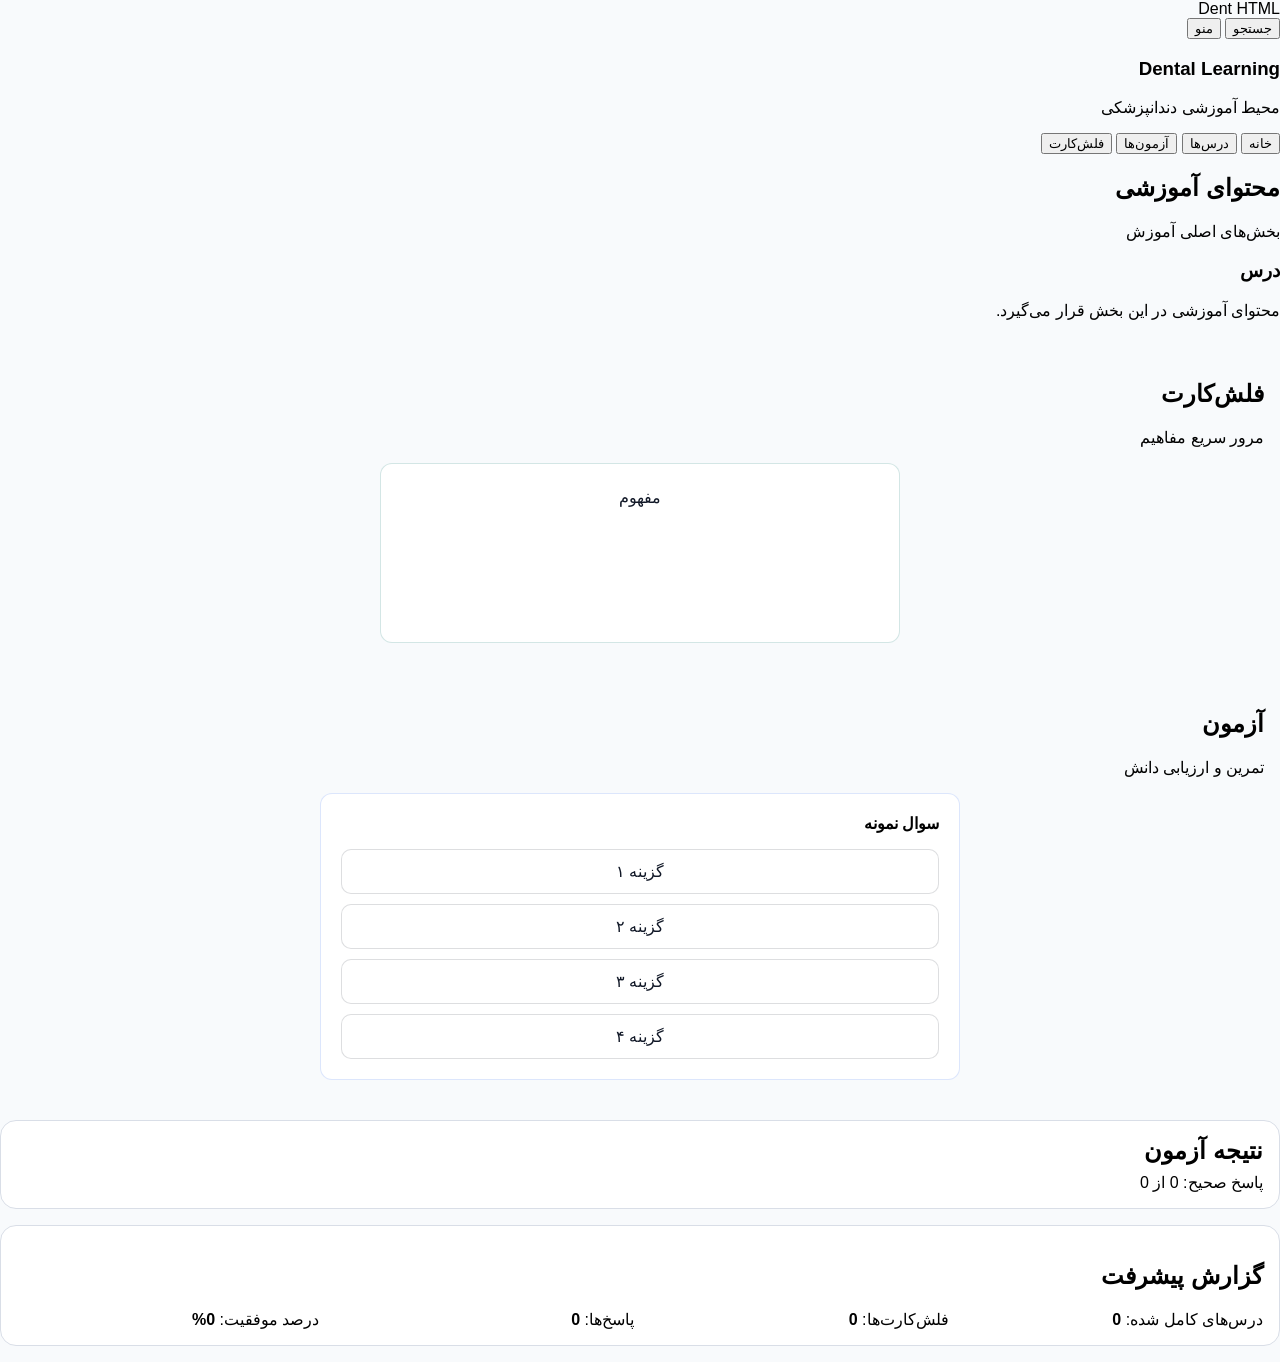
<file: src/index.html>
<!DOCTYPE html>
<html lang="fa" dir="rtl">
<head>
  <meta charset="UTF-8">
  <meta name="viewport" content="width=device-width, initial-scale=1.0">
  <meta name="color-scheme" content="light dark">
  <title>Dent HTML</title>
  <link rel="stylesheet" href="styles/tokens.css">
  <link rel="stylesheet" href="styles/global.css">
  <link rel="stylesheet" href="styles/components.css">
  <link rel="stylesheet" href="styles/responsive.css">
  <link rel="stylesheet" href="styles/motion.css">
</head>
<body>
  <main id="app">
    <section data-component="header"></section>
    <section data-component="hero"></section>
    <section data-component="navigation"></section>
    <section data-component="lecture"></section>
    <section data-component="flashcard"></section>
    <section data-component="quiz"></section>
    <section data-component="result"></section>
    <section data-component="progress"></section>
    <section data-component="modal"></section>
  </main>

  <noscript>برای استفاده از بخش‌های تعاملی این صفحه، JavaScript را فعال کنید.</noscript>
  <script src="app/state.js"></script>
  <script src="scripts/content-loader.js"></script>
  <script src="scripts/theme.js"></script>
  <script src="scripts/navigation.js"></script>
  <script src="scripts/flashcard.js"></script>
  <script src="scripts/quiz.js"></script>
  <script src="scripts/quiz-flow.js"></script>
  <script src="scripts/result.js"></script>
  <script src="scripts/progress.js"></script>
  <script src="scripts/app.js"></script>
</body>
</html>
</file>
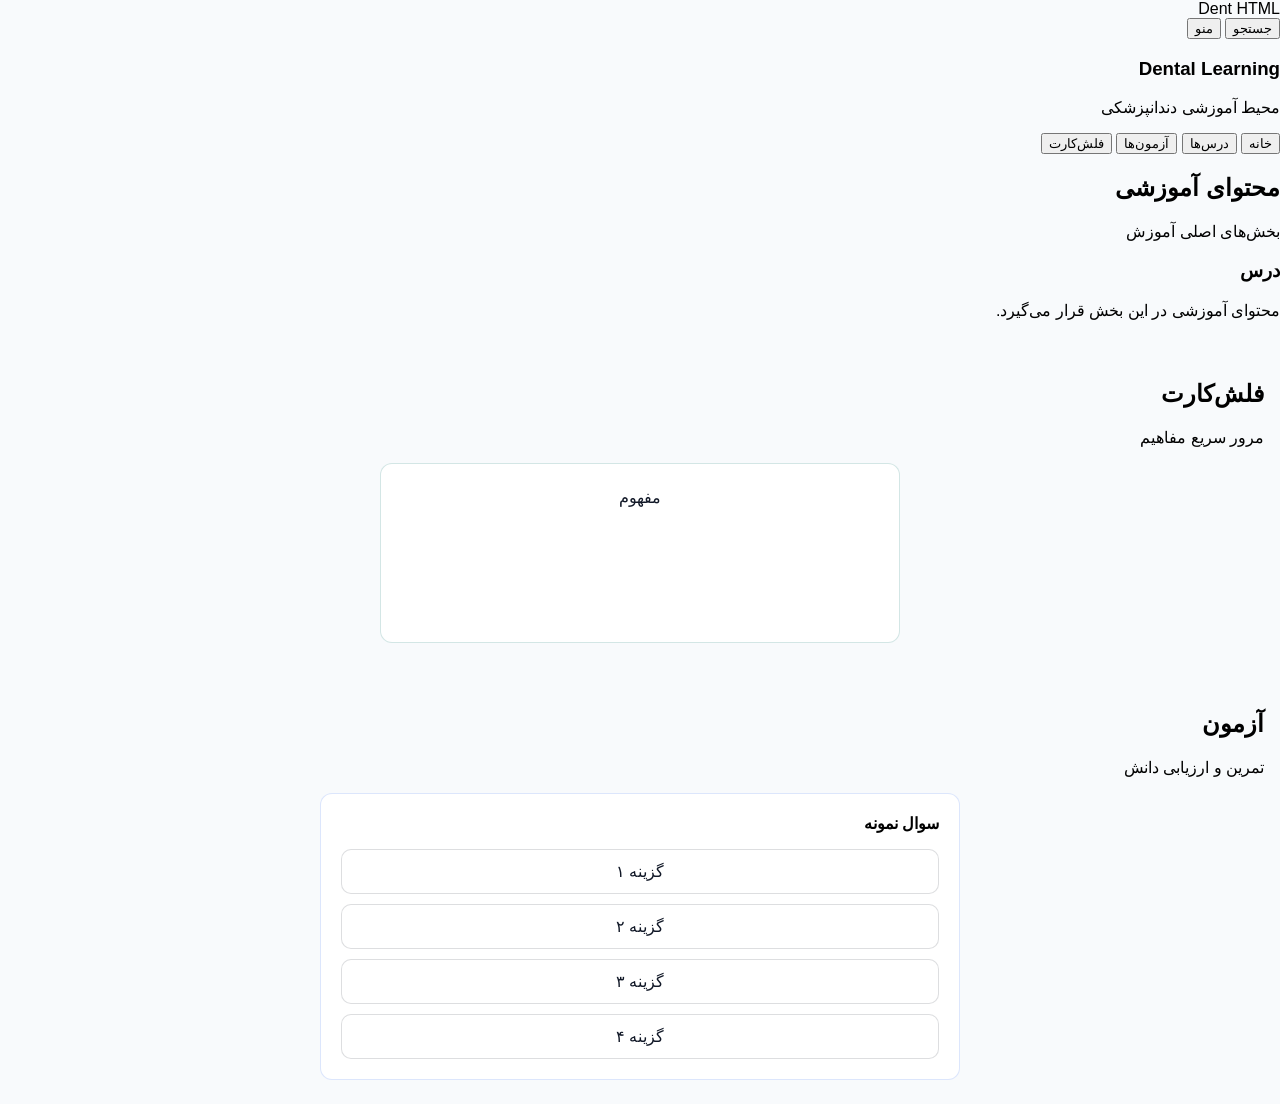
<file: src/app/index.html>
<!-- Dent-Html assembled development entry point -->
<!DOCTYPE html>
<html lang="fa" dir="rtl">
<head>
  <meta charset="UTF-8">
  <meta name="viewport" content="width=device-width, initial-scale=1.0">
  <title>Dent HTML</title>
  <link rel="stylesheet" href="../styles/tokens.css">
  <link rel="stylesheet" href="../styles/global.css">
  <link rel="stylesheet" href="../styles/components.css">
  <link rel="stylesheet" href="../styles/responsive.css">
  <link rel="stylesheet" href="../styles/motion.css">
</head>
<body>
  <main id="app">
    <section data-component="header"></section>
    <section data-component="hero"></section>
    <section data-component="navigation"></section>
    <section data-component="lecture"></section>
    <section data-component="flashcard"></section>
    <section data-component="quiz"></section>
    <section data-component="modal"></section>
  </main>

  <script src="../scripts/theme.js"></script>
  <script src="../scripts/navigation.js"></script>
  <script src="../scripts/flashcard.js"></script>
  <script src="../scripts/quiz.js"></script>
  <script src="../scripts/app.js"></script>
</body>
</html>
</file>
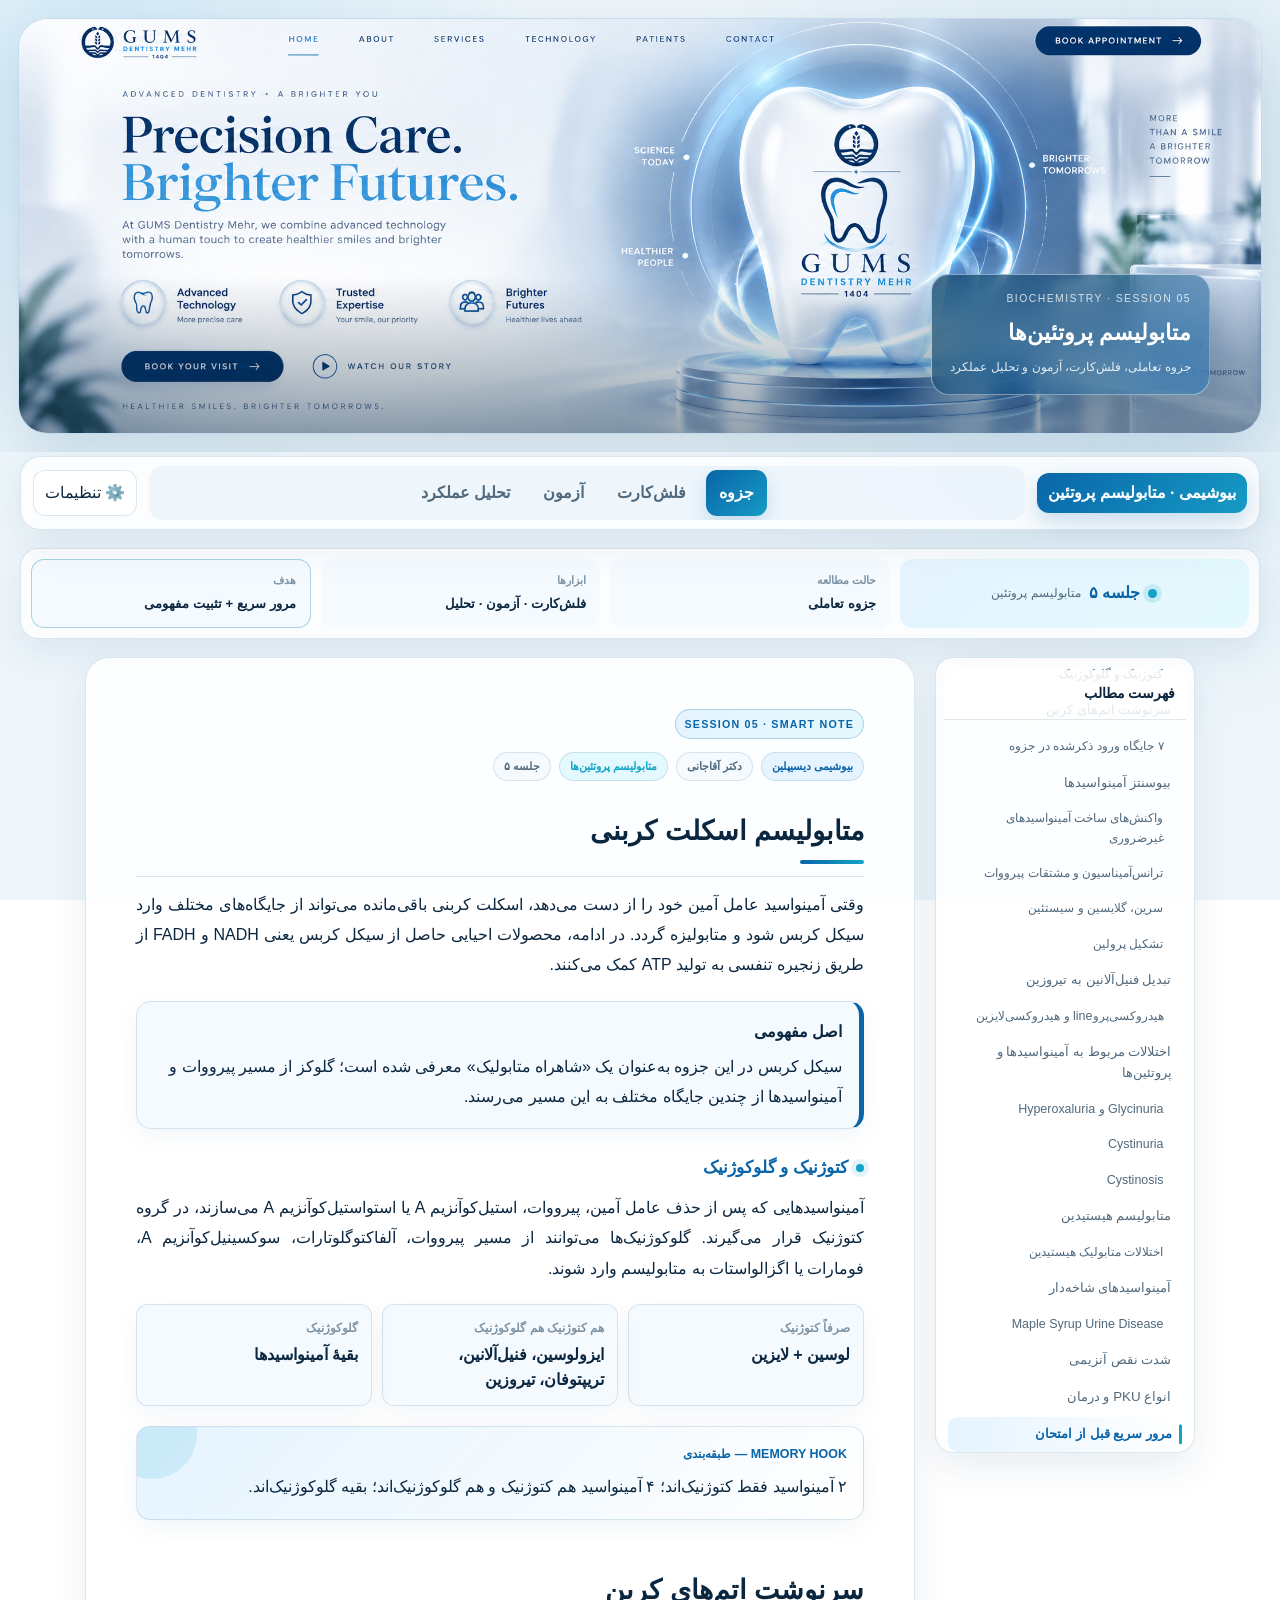
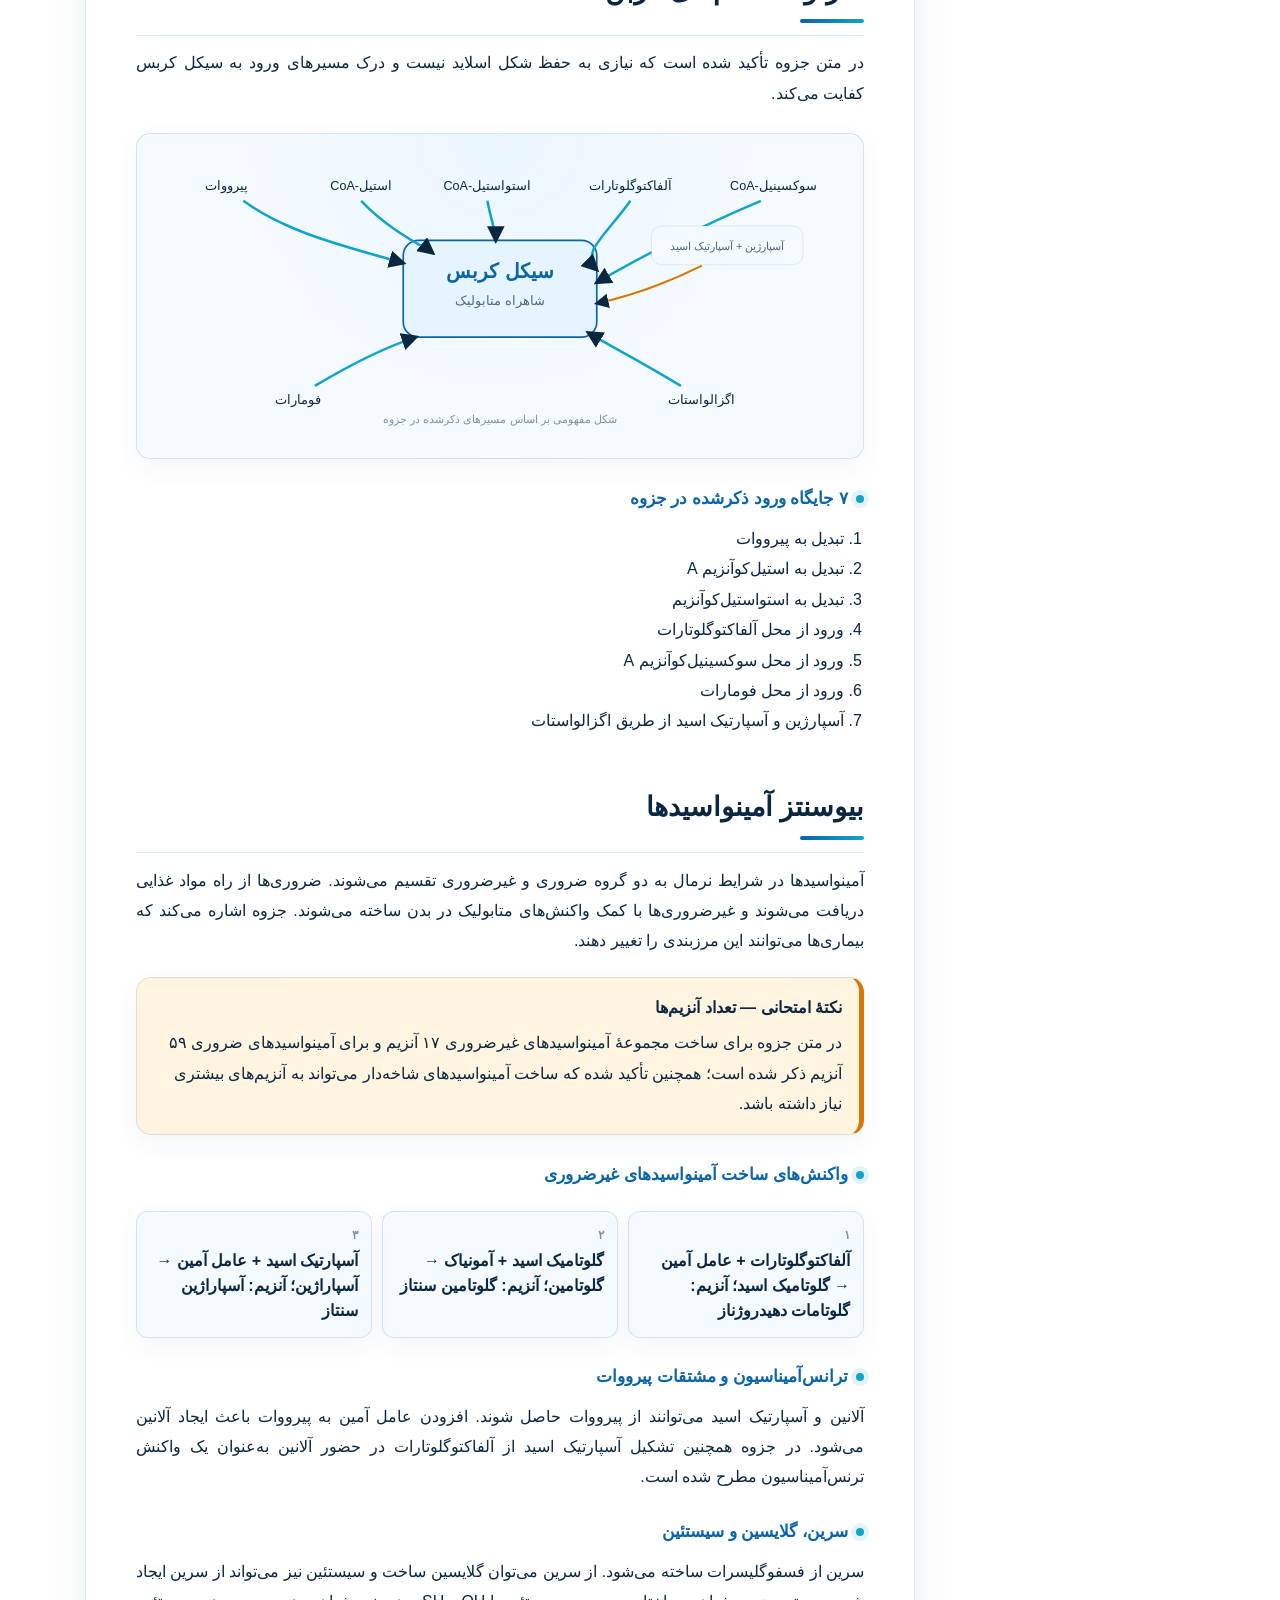
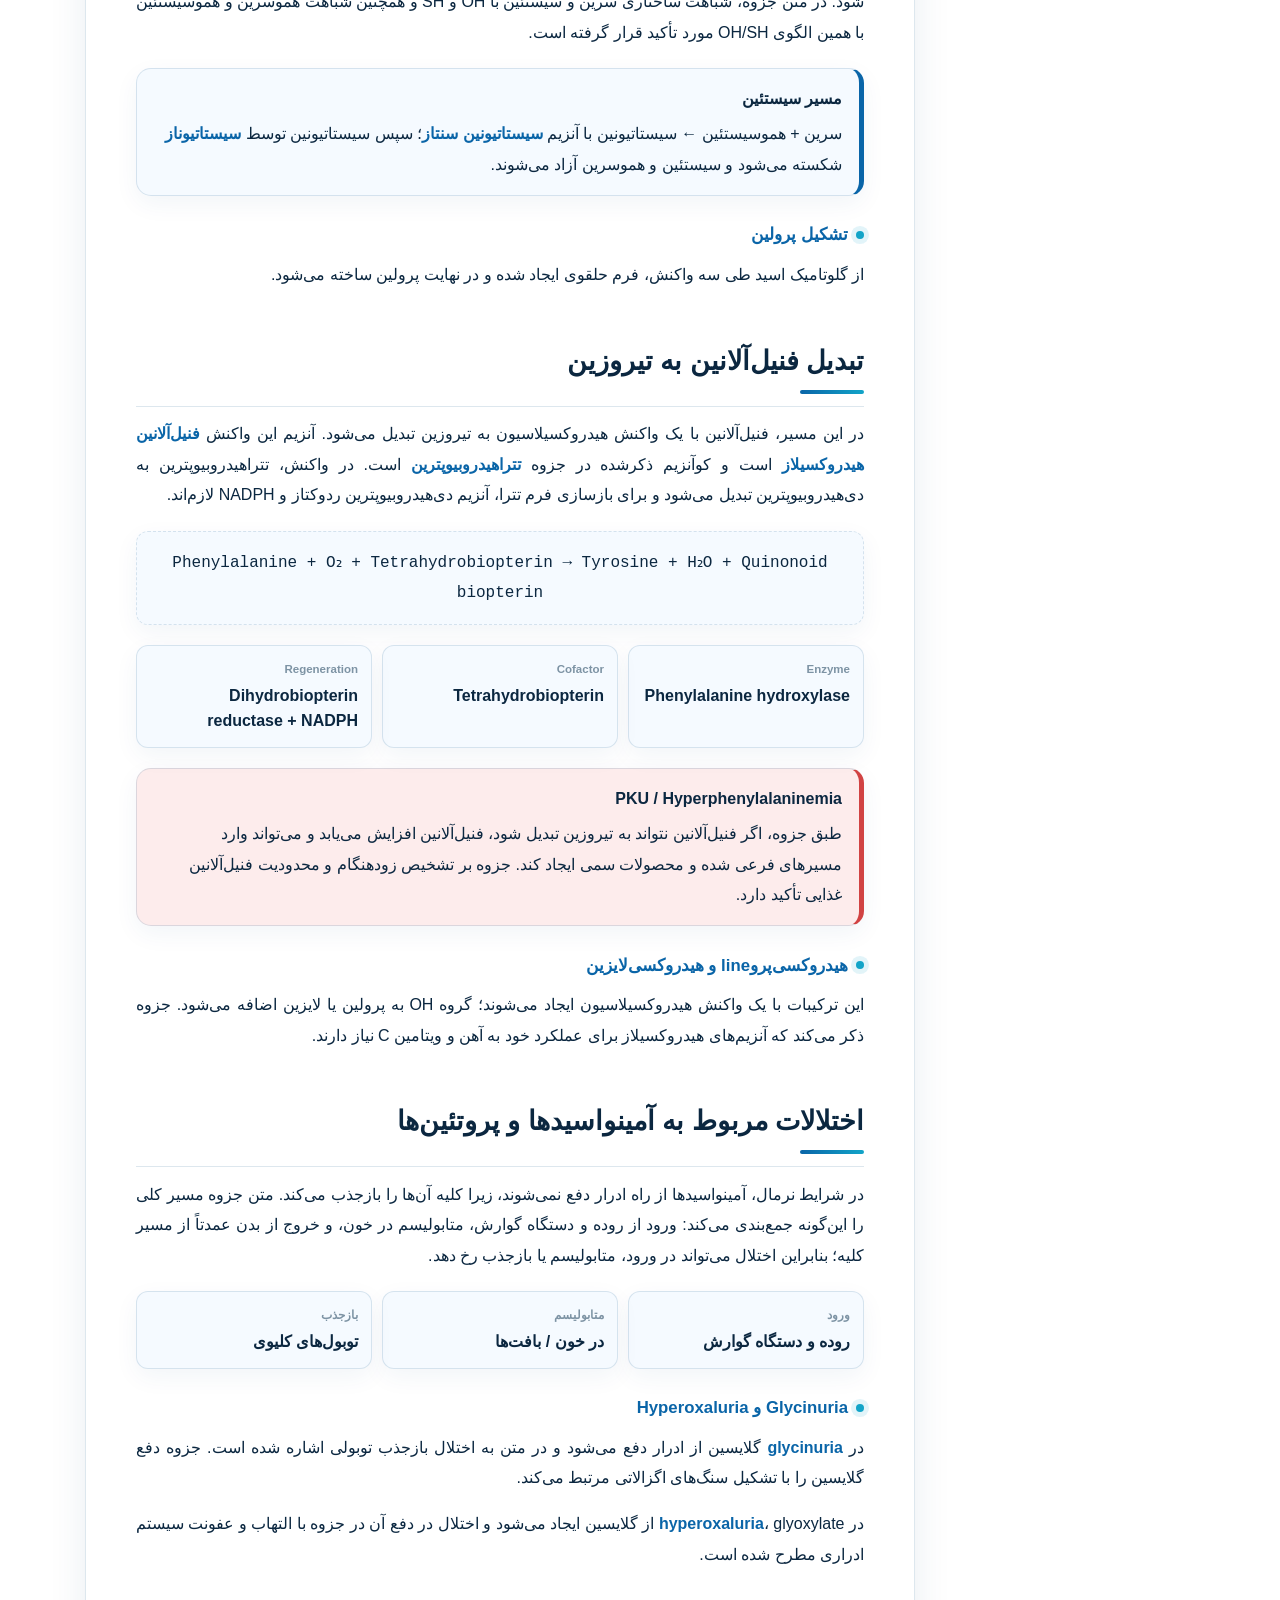
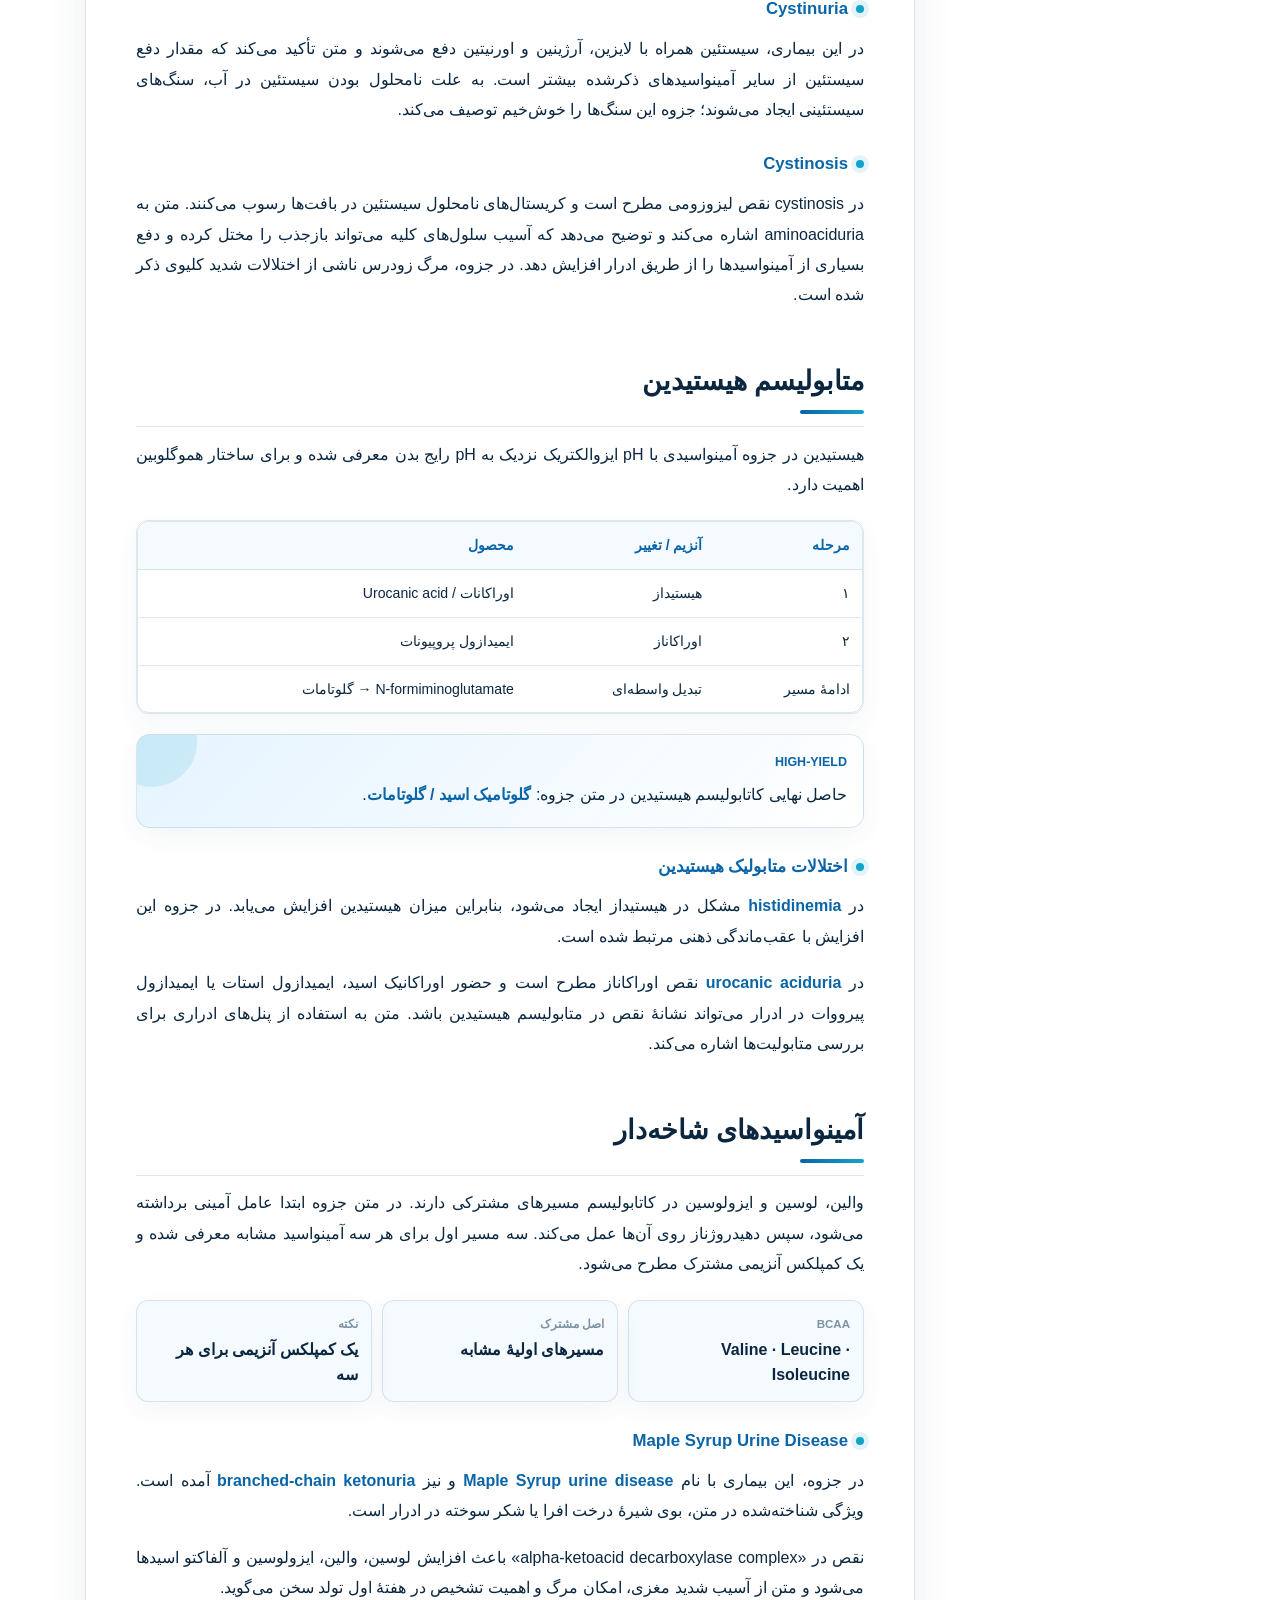
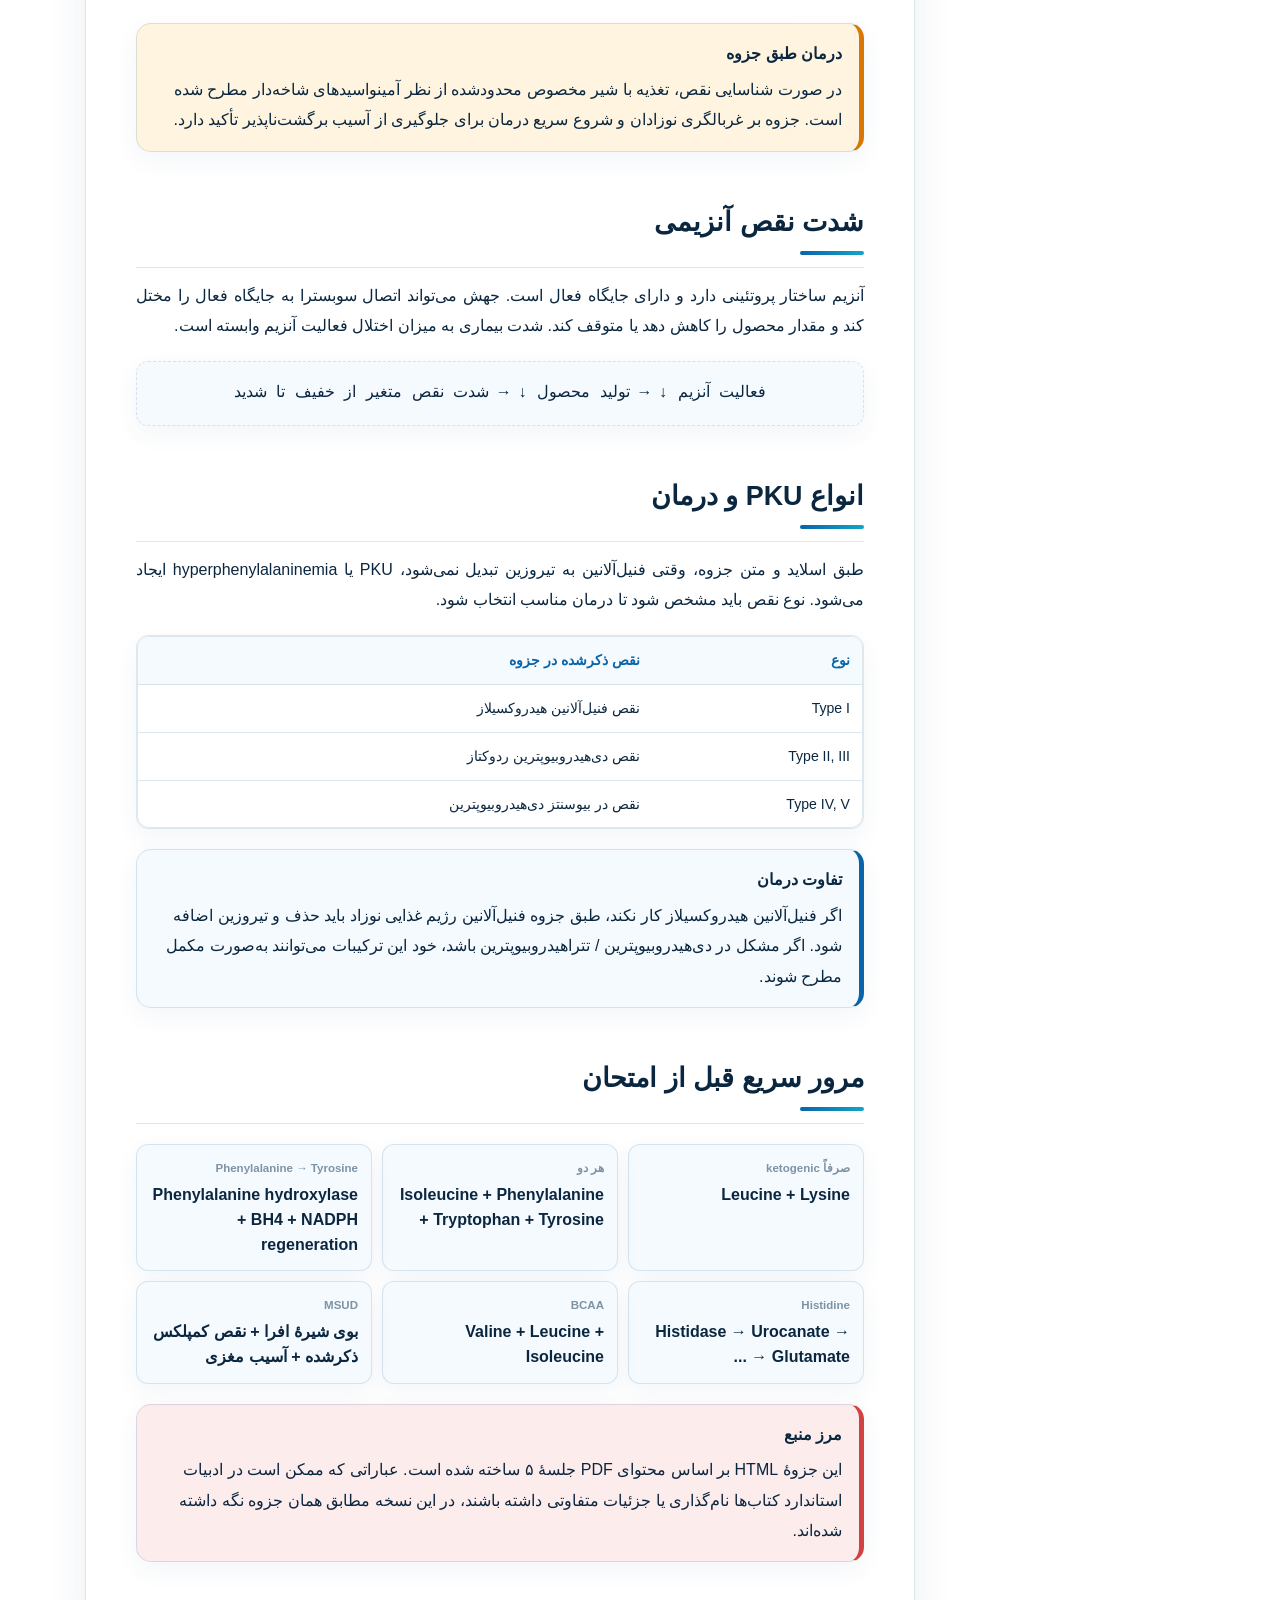
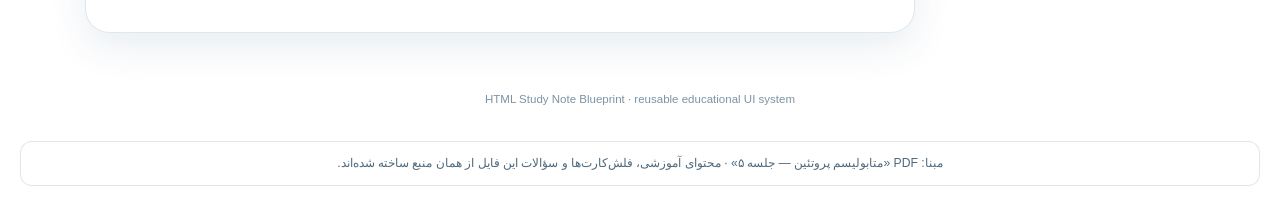
<file: metabolism-protein-session5.html>
<!DOCTYPE html>
<html lang="fa" dir="rtl">
<head>
  <meta charset="UTF-8">
  <meta name="viewport" content="width=device-width, initial-scale=1.0">
  <title>متابولیسم پروتئین‌ها — جلسه ۵ | HTML Study Note</title>
  
<style>
  /* =========================================================
     HTML STUDY NOTE BLUEPRINT
     Design tokens + reusable components
     ========================================================= */
  :root {
    --bg: #f5f7fb;
    --surface: #ffffff;
    --surface-2: #f8fafc;
    --surface-3: #eef2f7;
    --text: #172033;
    --text-2: #5f6b7a;
    --text-3: #8993a1;
    --primary: #315efb;
    --primary-2: #2448d8;
    --primary-soft: #eaf0ff;
    --accent: #0f9f8f;
    --accent-soft: #e6f7f4;
    --warning: #d97706;
    --warning-soft: #fff4df;
    --danger: #d14343;
    --danger-soft: #fdecec;
    --success: #16835b;
    --success-soft: #e7f7ef;
    --border: #dfe5ee;
    --border-strong: #cbd4e1;
    --shadow-xs: 0 1px 2px rgba(15, 23, 42, .04);
    --shadow-sm: 0 6px 20px rgba(15, 23, 42, .06);
    --shadow-md: 0 14px 40px rgba(15, 23, 42, .09);
    --radius-sm: 8px;
    --radius: 14px;
    --radius-lg: 20px;
    --content-width: 1180px;
    --reading-width: 790px;
    --font-size-base: 16px;
    --font-family: Vazirmatn, IRANSans, Tahoma, "Segoe UI", sans-serif;
    --line: 1.9;
    --header-height: 68px;
  }

  [data-theme="dark"] {
    --bg: #0b1120;
    --surface: #121a2a;
    --surface-2: #182235;
    --surface-3: #202b40;
    --text: #f1f5fb;
    --text-2: #aab6c7;
    --text-3: #77849a;
    --primary: #6d8cff;
    --primary-2: #87a0ff;
    --primary-soft: #1b2850;
    --accent: #35c8b5;
    --accent-soft: #123b37;
    --warning: #f2a34b;
    --warning-soft: #49351d;
    --danger: #ff7474;
    --danger-soft: #482225;
    --success: #42d39a;
    --success-soft: #123c2d;
    --border: #28364c;
    --border-strong: #3a4a63;
    --shadow-xs: 0 1px 2px rgba(0,0,0,.2);
    --shadow-sm: 0 8px 24px rgba(0,0,0,.22);
    --shadow-md: 0 18px 50px rgba(0,0,0,.28);
  }

  [data-theme="sepia"] {
    --bg: #f5efe4;
    --surface: #fffaf1;
    --surface-2: #f8f0e2;
    --surface-3: #eee1ce;
    --text: #3e352a;
    --text-2: #766957;
    --text-3: #9a8b76;
    --primary: #6551c8;
    --primary-2: #5140aa;
    --primary-soft: #eeeafd;
    --accent: #a05a18;
    --accent-soft: #f8e8d6;
    --warning: #a05a18;
    --warning-soft: #f9ead5;
    --danger: #a93b3b;
    --danger-soft: #f7dddd;
    --success: #28734f;
    --success-soft: #e4f0e8;
    --border: #e2d5c1;
    --border-strong: #d2c1a7;
  }

  [data-font-size="small"] { --font-size-base: 14px; }
  [data-font-size="medium"] { --font-size-base: 16px; }
  [data-font-size="large"] { --font-size-base: 18px; }

  * { box-sizing: border-box; }

  html {
    scroll-behavior: smooth;
    scroll-padding-top: calc(var(--header-height) + 24px);
  }

  body {
    margin: 0;
    min-height: 100vh;
    background:
      radial-gradient(circle at 10% 0%, rgba(49,94,251,.045), transparent 28rem),
      var(--bg);
    color: var(--text);
    font-family: var(--font-family);
    font-size: var(--font-size-base);
    line-height: var(--line);
    transition: background .2s ease, color .2s ease;
  }

  button, input, select, textarea { font: inherit; }
  button { -webkit-tap-highlight-color: transparent; }

  ::selection {
    background: var(--primary);
    color: #fff;
  }

  /* ---------- Header / app chrome ---------- */
  header {
    position: sticky;
    top: 0;
    z-index: 100;
    min-height: var(--header-height);
    background: color-mix(in srgb, var(--surface) 90%, transparent);
    backdrop-filter: blur(16px);
    -webkit-backdrop-filter: blur(16px);
    border-bottom: 1px solid var(--border);
    box-shadow: var(--shadow-xs);
  }

  .nav-container {
    width: min(var(--content-width), calc(100% - 28px));
    min-height: var(--header-height);
    margin: auto;
    padding: 10px 0;
    display: grid;
    grid-template-columns: auto 1fr auto;
    align-items: center;
    gap: 18px;
  }

  .logo-title {
    display: flex;
    align-items: center;
    gap: 9px;
    color: var(--text);
    font-size: 1rem;
    font-weight: 800;
    white-space: nowrap;
  }

  .logo-title span {
    display: inline-flex;
    align-items: center;
    min-height: 38px;
    padding: 5px 11px;
    border: 1px solid var(--border);
    border-radius: 12px;
    background: var(--surface-2);
  }

  .nav-tabs {
    display: flex;
    justify-content: center;
    gap: 4px;
    min-width: 0;
    overflow-x: auto;
    scrollbar-width: none;
  }

  .nav-tabs::-webkit-scrollbar { display: none; }

  .nav-btn {
    border: 0;
    background: transparent;
    color: var(--text-2);
    padding: 8px 13px;
    border-radius: 10px;
    cursor: pointer;
    font-weight: 700;
    white-space: nowrap;
    transition: .18s ease;
  }

  .nav-btn:hover {
    color: var(--primary);
    background: var(--primary-soft);
  }

  .nav-btn.active {
    color: var(--primary);
    background: var(--primary-soft);
    box-shadow: inset 0 0 0 1px color-mix(in srgb, var(--primary) 18%, transparent);
  }

  .nav-actions { display: flex; gap: 7px; }

  .btn-icon {
    min-height: 38px;
    padding: 7px 11px;
    display: inline-flex;
    align-items: center;
    justify-content: center;
    gap: 6px;
    border: 1px solid var(--border);
    border-radius: 10px;
    background: var(--surface);
    color: var(--text);
    cursor: pointer;
    transition: .18s ease;
  }

  .btn-icon:hover {
    border-color: var(--primary);
    color: var(--primary);
    transform: translateY(-1px);
  }

  /* ---------- Layout ---------- */
  main {
    width: min(var(--content-width), calc(100% - 28px));
    margin: 28px auto 56px;
  }

  .tab-content { display: none; }

  .tab-content.active {
    display: block;
    animation: fadeUp .22s ease both;
  }

  @keyframes fadeUp {
    from { opacity: 0; transform: translateY(7px); }
    to { opacity: 1; transform: translateY(0); }
  }

  .card {
    background: var(--surface);
    border: 1px solid var(--border);
    border-radius: var(--radius);
    box-shadow: var(--shadow-sm);
  }

  /* ---------- Buttons ---------- */
  .btn {
    min-height: 42px;
    padding: 9px 15px;
    border: 1px solid transparent;
    border-radius: 10px;
    background: var(--primary);
    color: #fff;
    cursor: pointer;
    font-weight: 750;
    transition: .18s ease;
  }

  .btn:hover {
    background: var(--primary-2);
    transform: translateY(-1px);
    box-shadow: var(--shadow-sm);
  }

  .btn-outline {
    background: var(--surface);
    color: var(--text);
    border-color: var(--border-strong);
  }

  .btn-outline:hover {
    background: var(--primary-soft);
    border-color: var(--primary);
    color: var(--primary);
  }

  .btn-success { background: var(--success); }
  .btn-success:hover { background: var(--success); filter: brightness(.92); }
  .btn-danger { background: var(--danger); }
  .btn-danger:hover { background: var(--danger); filter: brightness(.92); }

  /* ---------- Lecture blueprint ---------- */
  .lecture-layout {
    display: grid;
    grid-template-columns: 245px minmax(0, var(--reading-width));
    justify-content: center;
    gap: 24px;
    align-items: start;
  }

  .toc-drawer {
    position: sticky;
    top: calc(var(--header-height) + 18px);
    max-height: calc(100vh - var(--header-height) - 36px);
    overflow: auto;
    padding: 15px;
    background: var(--surface);
    border: 1px solid var(--border);
    border-radius: var(--radius);
    box-shadow: var(--shadow-xs);
  }

  .toc-drawer h3 {
    margin: 0 0 10px;
    padding-bottom: 10px;
    border-bottom: 1px solid var(--border);
    font-size: .9rem;
    color: var(--text);
  }

  .toc-list { list-style: none; margin: 0; padding: 0; }
  .toc-list li { margin: 2px 0; }

  .toc-list a {
    display: block;
    padding: 6px 8px;
    border-radius: 8px;
    color: var(--text-2);
    text-decoration: none;
    font-size: .84rem;
    transition: .16s ease;
  }

  .toc-list a:hover {
    color: var(--primary);
    background: var(--primary-soft);
  }

  .toc-list a.h3-link {
    padding-right: 18px;
    font-size: .78rem;
  }

  .lecture-content {
    padding: clamp(22px, 4vw, 42px);
    overflow: hidden;
  }

  .lecture-content::before {
    content: "LECTURE NOTE";
    display: inline-flex;
    margin-bottom: 13px;
    padding: 4px 9px;
    border-radius: 999px;
    background: var(--primary-soft);
    color: var(--primary);
    font-size: .67rem;
    font-weight: 900;
    letter-spacing: .08em;
  }

  .lecture-content h2 {
    margin: 2.1rem 0 .8rem;
    padding-bottom: .55rem;
    border-bottom: 1px solid var(--border);
    color: var(--text);
    font-size: clamp(1.25rem, 2vw, 1.55rem);
    line-height: 1.45;
    position: relative;
  }

  .lecture-content h2:first-of-type { margin-top: .25rem; }

  .lecture-content h2::after {
    content: "";
    display: block;
    width: 42px;
    height: 3px;
    margin-top: 9px;
    border-radius: 999px;
    background: var(--primary);
  }

  .lecture-content h3 {
    margin: 1.45rem 0 .55rem;
    color: var(--accent);
    font-size: 1.05rem;
  }

  .lecture-content p {
    margin: 0 0 1rem;
    color: var(--text);
    text-align: justify;
    text-wrap: pretty;
  }

  .lecture-content strong { color: var(--primary); }

  /* Reusable note components */
  .note-callout {
    margin: 1.25rem 0;
    padding: 15px 17px;
    border: 1px solid var(--border);
    border-right: 4px solid var(--primary);
    border-radius: 12px;
    background: var(--surface-2);
  }

  .note-callout.info { border-right-color: var(--primary); }
  .note-callout.success { border-right-color: var(--success); background: var(--success-soft); }
  .note-callout.warning { border-right-color: var(--warning); background: var(--warning-soft); }
  .note-callout.danger { border-right-color: var(--danger); background: var(--danger-soft); }

  .note-callout-title {
    display: flex;
    align-items: center;
    gap: 7px;
    margin-bottom: 5px;
    font-weight: 850;
  }

  .key-facts {
    display: grid;
    grid-template-columns: repeat(auto-fit, minmax(180px, 1fr));
    gap: 10px;
    margin: 1.25rem 0;
  }

  .key-fact {
    padding: 13px;
    background: var(--surface-2);
    border: 1px solid var(--border);
    border-radius: 12px;
  }

  .key-fact-label {
    margin-bottom: 3px;
    color: var(--text-3);
    font-size: .72rem;
    font-weight: 800;
  }

  .key-fact-value {
    font-weight: 800;
    line-height: 1.55;
  }

  .memory-hook {
    margin: 1.25rem 0;
    padding: 16px;
    border-radius: 14px;
    background: linear-gradient(135deg, var(--primary-soft), var(--surface));
    border: 1px solid color-mix(in srgb, var(--primary) 20%, var(--border));
  }

  .memory-hook-title {
    color: var(--primary);
    font-size: .78rem;
    font-weight: 900;
    margin-bottom: 5px;
  }

  .formula-box {
    margin: 1.25rem 0;
    padding: 16px;
    direction: ltr;
    text-align: center;
    background: var(--surface-2);
    border: 1px dashed var(--border-strong);
    border-radius: 12px;
    font-family: "SFMono-Regular", Consolas, monospace;
    overflow-x: auto;
  }

  .mini-table {
    width: 100%;
    margin: 1.25rem 0;
    border-collapse: separate;
    border-spacing: 0;
    overflow: hidden;
    border: 1px solid var(--border);
    border-radius: 12px;
  }

  .mini-table th,
  .mini-table td {
    padding: 10px 12px;
    border-bottom: 1px solid var(--border);
    text-align: right;
  }

  .mini-table th {
    background: var(--surface-2);
    font-weight: 850;
  }

  .mini-table tr:last-child td { border-bottom: 0; }

  .diagram-container {
    margin: 1.5rem 0;
    padding: 18px;
    background: var(--surface-2);
    border: 1px solid var(--border);
    border-radius: 14px;
    text-align: center;
    overflow-x: auto;
  }

  .diagram-container svg {
    max-width: 100%;
    height: auto;
  }

  .diagram-caption {
    margin-top: 8px;
    color: var(--text-3);
    font-size: .76rem;
  }

  /* ---------- Flashcards ---------- */
  .flashcard-scene {
    perspective: 1200px;
    max-width: 610px;
    height: 315px;
    margin: 28px auto 18px;
    cursor: pointer;
  }

  .flashcard {
    width: 100%;
    height: 100%;
    position: relative;
    transform-style: preserve-3d;
    transition: transform .62s cubic-bezier(.2,.75,.2,1);
    border-radius: var(--radius-lg);
    box-shadow: var(--shadow-md);
  }

  .flashcard.is-flipped { transform: rotateY(180deg); }

  .flashcard-face {
    position: absolute;
    inset: 0;
    display: flex;
    flex-direction: column;
    justify-content: center;
    align-items: center;
    padding: 34px;
    text-align: center;
    backface-visibility: hidden;
    -webkit-backface-visibility: hidden;
    border: 1px solid var(--border);
    border-radius: var(--radius-lg);
    background: var(--surface);
  }

  .flashcard-front { border-top: 5px solid var(--primary); }
  .flashcard-back {
    transform: rotateY(180deg);
    border-top: 5px solid var(--accent);
    background: var(--surface);
  }

  .flashcard-controls {
    display: flex;
    justify-content: center;
    flex-wrap: wrap;
    gap: 8px;
    margin-top: 12px;
  }

  /* ---------- Quiz ---------- */
  .quiz-options-grid { display: grid; gap: 9px; margin: 16px 0; }

  .option-btn {
    width: 100%;
    min-height: 50px;
    padding: 11px 13px;
    display: flex;
    align-items: center;
    gap: 8px;
    text-align: right;
    border: 1px solid var(--border);
    border-radius: 11px;
    background: var(--surface);
    color: var(--text);
    cursor: pointer;
    transition: .16s ease;
  }

  .option-btn:hover:not(:disabled) {
    border-color: var(--primary);
    background: var(--primary-soft);
    transform: translateX(-2px);
  }

  .option-btn.correct {
    background: var(--success-soft);
    border-color: var(--success);
    color: var(--success);
  }

  .option-btn.incorrect {
    background: var(--danger-soft);
    border-color: var(--danger);
    color: var(--danger);
  }

  .explanation-box {
    margin-top: 15px;
    padding: 14px 16px;
    border: 1px solid var(--border);
    border-right: 4px solid var(--primary);
    border-radius: 11px;
    background: var(--surface-2);
    font-size: .9rem;
  }

  .matching-container {
    display: grid;
    grid-template-columns: 1fr 1fr;
    gap: 12px;
    margin: 16px 0;
  }

  .matching-item {
    padding: 11px;
    border: 1px solid var(--border);
    border-radius: 10px;
    background: var(--surface);
    cursor: pointer;
    text-align: center;
    user-select: none;
    transition: .16s ease;
  }

  .matching-item.selected {
    border-color: var(--primary);
    background: var(--primary-soft);
    font-weight: 800;
  }

  .matching-item.matched {
    background: var(--success-soft);
    border-color: var(--success);
    cursor: default;
  }

  /* ---------- Analytics ---------- */
  .bar-chart-container { display: flex; flex-direction: column; gap: 10px; margin-top: 12px; }

  .chart-row {
    display: grid;
    grid-template-columns: 140px 1fr 52px;
    align-items: center;
    gap: 10px;
  }

  .bar-track {
    height: 10px;
    overflow: hidden;
    position: relative;
    background: var(--surface-3);
    border-radius: 999px;
  }

  .bar-fill {
    height: 100%;
    background: linear-gradient(90deg, var(--primary), var(--accent));
    border-radius: inherit;
    transition: width .5s ease;
  }

  .table-container { overflow-x: auto; margin-top: 12px; }

  table {
    width: 100%;
    border-collapse: separate;
    border-spacing: 0;
    font-size: .88rem;
    border: 1px solid var(--border);
    border-radius: 12px;
    overflow: hidden;
  }

  th, td {
    padding: 10px 12px;
    border-bottom: 1px solid var(--border);
    text-align: right;
  }

  th { background: var(--surface-2); font-weight: 850; }
  tr:last-child td { border-bottom: 0; }

  /* ---------- Forms / modal ---------- */
  .form-group { margin-bottom: 15px; }

  .form-group label {
    display: block;
    margin-bottom: 6px;
    color: var(--text-2);
    font-size: .82rem;
    font-weight: 800;
  }

  select, input[type="text"], input[type="number"] {
    width: 100%;
    min-height: 43px;
    padding: 9px 11px;
    border: 1px solid var(--border-strong);
    border-radius: 10px;
    outline: none;
    background: var(--surface);
    color: var(--text);
  }

  select:focus, input[type="text"]:focus, input[type="number"]:focus {
    border-color: var(--primary);
    box-shadow: 0 0 0 3px var(--primary-soft);
  }

  .modal-overlay {
    position: fixed;
    inset: 0;
    z-index: 1000;
    display: none;
    align-items: center;
    justify-content: center;
    padding: 18px;
    background: rgba(8, 15, 30, .55);
    backdrop-filter: blur(7px);
  }

  .modal-overlay.open { display: flex; }

  .modal-card {
    width: min(520px, 100%);
    max-height: min(760px, 90vh);
    overflow: auto;
    padding: 22px;
    background: var(--surface);
    border: 1px solid var(--border);
    border-radius: var(--radius-lg);
    box-shadow: var(--shadow-md);
  }

  /* ---------- Blueprint helpers ---------- */
  .section-meta {
    display: flex;
    align-items: center;
    flex-wrap: wrap;
    gap: 7px;
    margin-bottom: 12px;
  }

  .tag {
    display: inline-flex;
    align-items: center;
    min-height: 25px;
    padding: 3px 8px;
    border-radius: 999px;
    background: var(--surface-3);
    color: var(--text-2);
    font-size: .68rem;
    font-weight: 850;
  }

  .tag.primary { background: var(--primary-soft); color: var(--primary); }
  .tag.accent { background: var(--accent-soft); color: var(--accent); }
  .tag.warning { background: var(--warning-soft); color: var(--warning); }

  .content-divider {
    height: 1px;
    margin: 26px 0;
    background: var(--border);
  }

  .sr-only {
    position: absolute;
    width: 1px;
    height: 1px;
    padding: 0;
    margin: -1px;
    overflow: hidden;
    clip: rect(0,0,0,0);
    white-space: nowrap;
    border: 0;
  }

  /* ---------- Responsive ---------- */
  @media (max-width: 920px) {
    .nav-container {
      grid-template-columns: 1fr auto;
      gap: 8px;
    }

    .nav-tabs {
      grid-column: 1 / -1;
      grid-row: 2;
      justify-content: flex-start;
    }

    .lecture-layout {
      grid-template-columns: 1fr;
      justify-content: stretch;
    }

    .toc-drawer {
      position: relative;
      top: 0;
      max-height: 260px;
      order: 0;
    }
  }

  @media (max-width: 600px) {
    :root { --header-height: 112px; }

    main {
      width: min(100% - 18px, var(--content-width));
      margin-top: 16px;
    }

    .nav-container {
      width: calc(100% - 18px);
    }

    .logo-title { font-size: .88rem; }
    .logo-title span { min-height: 34px; }

    .nav-btn { padding: 7px 10px; font-size: .82rem; }

    .lecture-content { padding: 19px; }
    .flashcard-scene { height: 280px; }
    .flashcard-face { padding: 23px; }

    .matching-container { grid-template-columns: 1fr; }

    .chart-row {
      grid-template-columns: 95px 1fr 45px;
      gap: 7px;
    }
  }

  @media (prefers-reduced-motion: reduce) {
    *, *::before, *::after {
      scroll-behavior: auto !important;
      transition-duration: .01ms !important;
      animation-duration: .01ms !important;
    }
  }
  /* ---------- GUMS branded visual hero ---------- */
  .gums-hero {
    width: 100%;
    background: #f7fbff;
    border-bottom: 1px solid var(--border);
    overflow: hidden;
  }

  .gums-hero img {
    display: block;
    width: 100%;
    height: auto;
    margin: 0 auto;
  }

  @media (max-width: 600px) {
    .gums-hero {
      background: #f3f9ff;
    }

    .gums-hero img {
      width: 100%;
      min-height: 118px;
      object-fit: contain;
    }
  }


  /* =========================================================
     DENT PREMIUM STUDY UI — visual layer v2
     Preserves the original learning logic; upgrades presentation.
     ========================================================= */
  :root {
    --bg: #eef6fb;
    --surface: rgba(255,255,255,.92);
    --surface-2: #f5faff;
    --surface-3: #e8f3fb;
    --text: #0b2740;
    --text-2: #50697d;
    --text-3: #7d93a4;
    --primary: #0a65a8;
    --primary-2: #06497f;
    --primary-soft: #e5f4ff;
    --accent: #12a4c8;
    --accent-soft: #e3f9fd;
    --success: #168a70;
    --success-soft: #e4f8f1;
    --border: rgba(30, 96, 138, .15);
    --border-strong: rgba(30, 96, 138, .26);
    --shadow-xs: 0 1px 2px rgba(4, 48, 78, .05);
    --shadow-sm: 0 14px 38px rgba(13, 72, 110, .09);
    --shadow-md: 0 24px 70px rgba(6, 56, 92, .16);
    --radius: 20px;
    --radius-lg: 28px;
    --content-width: 1240px;
    --reading-width: 830px;
  }

  [data-theme="dark"] {
    --bg: #071723;
    --surface: rgba(12,31,45,.92);
    --surface-2: #102838;
    --surface-3: #153548;
    --text: #edf8ff;
    --text-2: #a9c3d4;
    --text-3: #7696aa;
    --primary: #62baf2;
    --primary-2: #8ed1fb;
    --primary-soft: #123c58;
    --accent: #43d4e9;
    --accent-soft: #123e48;
    --border: rgba(142,209,251,.14);
    --border-strong: rgba(142,209,251,.25);
    --shadow-sm: 0 18px 44px rgba(0,0,0,.24);
    --shadow-md: 0 28px 78px rgba(0,0,0,.34);
  }

  [data-theme="sepia"] {
    --bg: #f6f0e6;
    --surface: rgba(255,251,244,.94);
    --surface-2: #fbf4e8;
    --surface-3: #efe4d2;
    --text: #342d27;
    --text-2: #746659;
    --text-3: #9a8977;
    --primary: #496f91;
    --primary-2: #355671;
    --primary-soft: #e9f0f6;
    --accent: #a06b3b;
    --accent-soft: #f7eadc;
  }

  body {
    background:
      radial-gradient(circle at 8% 8%, rgba(76,178,232,.17), transparent 28rem),
      radial-gradient(circle at 90% 26%, rgba(0,112,176,.10), transparent 32rem),
      linear-gradient(180deg, color-mix(in srgb, var(--bg) 78%, #fff 22%), var(--bg) 38rem);
    background-attachment: fixed;
  }

  body::before {
    content: "";
    position: fixed;
    inset: 0;
    z-index: -1;
    pointer-events: none;
    opacity: .22;
    background-image:
      linear-gradient(rgba(12,95,145,.06) 1px, transparent 1px),
      linear-gradient(90deg, rgba(12,95,145,.06) 1px, transparent 1px);
    background-size: 34px 34px;
    mask-image: linear-gradient(to bottom, #000, transparent 80%);
  }

  .study-progress {
    position: fixed;
    inset: 0 0 auto 0;
    height: 3px;
    z-index: 1600;
    background: transparent;
  }

  .study-progress span {
    display: block;
    width: 0;
    height: 100%;
    background: linear-gradient(90deg, #0a65a8, #32c6e8, #88dcff);
    box-shadow: 0 0 14px rgba(50,198,232,.55);
    transition: width .08s linear;
  }

  .gums-hero {
    border: 0;
    padding: clamp(10px, 1.4vw, 18px);
    background: transparent;
  }

  .hero-shell {
    width: min(1460px, 100%);
    margin: 0 auto;
    position: relative;
    overflow: hidden;
    isolation: isolate;
    border: 1px solid rgba(29,101,150,.14);
    border-radius: clamp(18px, 2.3vw, 34px);
    box-shadow: 0 22px 70px rgba(15,84,128,.18), inset 0 0 0 1px rgba(255,255,255,.65);
    background: #dfeffc;
  }

  .gums-hero img {
    width: 100%;
    min-height: 220px;
    max-height: 505px;
    object-fit: cover;
    object-position: center;
    transform: scale(1.002);
    transition: transform .9s cubic-bezier(.2,.7,.2,1), filter .35s ease;
  }

  .hero-shell:hover img { transform: scale(1.012); }

  .hero-shell::after {
    content: "";
    position: absolute;
    inset: auto 0 0 0;
    height: 38%;
    z-index: 1;
    pointer-events: none;
    background: linear-gradient(to top, rgba(4,35,61,.42), transparent);
  }

  .hero-sheen {
    position: absolute;
    inset: -70% -30%;
    z-index: 2;
    pointer-events: none;
    background: linear-gradient(115deg, transparent 43%, rgba(255,255,255,.26) 49%, transparent 55%);
    transform: translateX(48%);
    animation: heroSheen 8s ease-in-out infinite;
    mix-blend-mode: screen;
  }

  @keyframes heroSheen {
    0%, 72% { transform: translateX(48%); opacity: 0; }
    78% { opacity: .9; }
    94% { transform: translateX(-48%); opacity: .25; }
    100% { transform: translateX(-48%); opacity: 0; }
  }

  .hero-note {
    position: absolute;
    z-index: 3;
    right: clamp(18px, 4vw, 54px);
    bottom: clamp(16px, 3vw, 40px);
    display: grid;
    gap: 3px;
    max-width: min(460px, 70%);
    padding: 14px 18px;
    border: 1px solid rgba(255,255,255,.42);
    border-radius: 18px;
    color: #fff;
    background: linear-gradient(135deg, rgba(4,49,80,.66), rgba(10,101,168,.42));
    backdrop-filter: blur(14px) saturate(140%);
    -webkit-backdrop-filter: blur(14px) saturate(140%);
    box-shadow: 0 16px 34px rgba(3,35,58,.18);
  }

  .hero-note-kicker {
    font-size: .65rem;
    letter-spacing: .14em;
    opacity: .78;
    direction: ltr;
    text-align: right;
  }

  .hero-note strong { font-size: clamp(1rem, 2vw, 1.35rem); }
  .hero-note > span:last-child { font-size: .78rem; opacity: .86; }

  header {
    top: 6px;
    width: min(1240px, calc(100% - 24px));
    margin: 4px auto 0;
    min-height: 62px;
    border: 1px solid var(--border);
    border-radius: 20px;
    background: color-mix(in srgb, var(--surface) 82%, transparent);
    box-shadow: 0 12px 40px rgba(9,70,110,.10);
  }

  .nav-container {
    width: 100%;
    min-height: 60px;
    padding: 9px 12px;
    gap: 12px;
  }

  .logo-title span {
    border: 0;
    border-radius: 12px;
    background: linear-gradient(135deg, var(--primary), #159bc5);
    color: #fff;
    box-shadow: 0 8px 22px rgba(10,101,168,.22);
  }

  .nav-tabs {
    gap: 7px;
    padding: 4px;
    border-radius: 14px;
    background: color-mix(in srgb, var(--surface-3) 70%, transparent);
  }

  .nav-btn { position: relative; border-radius: 11px; }

  .nav-btn.active {
    color: #fff;
    background: linear-gradient(135deg, var(--primary), #159bc5);
    box-shadow: 0 8px 18px rgba(10,101,168,.18);
  }

  .btn-icon {
    border-color: var(--border);
    border-radius: 12px;
    background: color-mix(in srgb, var(--surface) 88%, transparent);
  }

  .study-dashboard {
    width: min(1240px, calc(100% - 28px));
    margin: 18px auto 0;
  }

  .dashboard-inner {
    display: grid;
    grid-template-columns: 1.25fr repeat(3, 1fr);
    gap: 10px;
    padding: 10px;
    border: 1px solid var(--border);
    border-radius: 18px;
    background: color-mix(in srgb, var(--surface) 82%, transparent);
    backdrop-filter: blur(14px);
    box-shadow: var(--shadow-sm);
  }

  .session-chip,
  .dashboard-stat {
    min-height: 62px;
    display: flex;
    flex-direction: column;
    justify-content: center;
    gap: 1px;
    padding: 10px 14px;
    border-radius: 13px;
    background: var(--surface-2);
  }

  .session-chip {
    flex-direction: row;
    align-items: center;
    gap: 8px;
    background: linear-gradient(135deg, var(--primary-soft), var(--accent-soft));
  }

  .chip-dot {
    width: 9px;
    height: 9px;
    flex: 0 0 auto;
    border-radius: 50%;
    background: var(--accent);
    box-shadow: 0 0 0 5px color-mix(in srgb, var(--accent) 15%, transparent);
  }

  .session-chip b { color: var(--primary); }
  .session-chip > span:last-child { color: var(--text-2); font-size: .78rem; }
  .dashboard-stat span { color: var(--text-3); font-size: .67rem; font-weight: 800; }
  .dashboard-stat b { color: var(--text); font-size: .82rem; }
  .dashboard-stat-accent { border: 1px solid color-mix(in srgb, var(--accent) 24%, var(--border)); }

  main { margin-top: 18px; }

  .lecture-layout {
    grid-template-columns: 260px minmax(0, var(--reading-width));
    gap: 20px;
  }

  .toc-drawer {
    padding: 12px;
    border-color: var(--border);
    border-radius: 18px;
    background: color-mix(in srgb, var(--surface) 89%, transparent);
    box-shadow: var(--shadow-sm);
    backdrop-filter: blur(14px);
  }

  .toc-drawer h3 {
    position: sticky;
    top: 0;
    z-index: 2;
    margin: -4px -4px 8px;
    padding: 10px 10px 12px;
    border-radius: 12px 12px 0 0;
    background: color-mix(in srgb, var(--surface) 92%, transparent);
  }

  .toc-list a {
    position: relative;
    padding: 7px 10px;
    border-radius: 10px;
    line-height: 1.55;
  }

  .toc-list a::before {
    content: "";
    position: absolute;
    right: 0;
    top: 50%;
    width: 3px;
    height: 0;
    border-radius: 999px;
    background: var(--accent);
    transform: translateY(-50%);
    transition: height .18s ease;
  }

  .toc-list a.is-current {
    color: var(--primary);
    background: linear-gradient(90deg, var(--primary-soft), transparent);
    font-weight: 800;
  }

  .toc-list a.is-current::before { height: 56%; }

  .card {
    border-color: var(--border);
    background: color-mix(in srgb, var(--surface) 94%, transparent);
    box-shadow: var(--shadow-sm);
  }

  .lecture-content {
    position: relative;
    padding: clamp(24px, 4.2vw, 50px);
    border-radius: 24px;
  }

  .lecture-content::before {
    content: "SESSION 05 · SMART NOTE";
    letter-spacing: .11em;
    background: linear-gradient(135deg, var(--primary-soft), var(--accent-soft));
    border: 1px solid color-mix(in srgb, var(--primary) 14%, var(--border));
  }

  .section-meta { gap: 8px; margin-bottom: 20px; }
  .tag { min-height: 28px; padding-inline: 10px; border: 1px solid var(--border); background: var(--surface-2); }

  .lecture-content h2 {
    margin-top: 2.5rem;
    padding: .7rem 0 .75rem;
    border-bottom: 1px solid var(--border);
    font-size: clamp(1.3rem, 2.2vw, 1.68rem);
  }

  .lecture-content h2::after {
    width: 64px;
    height: 4px;
    background: linear-gradient(90deg, var(--primary), var(--accent));
  }

  .lecture-content h3 {
    display: flex;
    align-items: center;
    gap: 8px;
    color: var(--primary);
  }

  .lecture-content h3::before {
    content: "";
    width: 8px;
    height: 8px;
    flex: 0 0 auto;
    border-radius: 50%;
    background: var(--accent);
    box-shadow: 0 0 0 5px color-mix(in srgb, var(--accent) 12%, transparent);
  }

  .note-callout,
  .memory-hook,
  .formula-box,
  .diagram-container,
  .key-fact {
    border-color: var(--border);
    box-shadow: 0 8px 24px rgba(10,78,119,.055);
  }

  .note-callout { border-right-width: 5px; border-radius: 15px; }
  .memory-hook { position: relative; overflow: hidden; }
  .memory-hook::after {
    content: "";
    position: absolute;
    width: 90px;
    height: 90px;
    left: -30px;
    top: -38px;
    border-radius: 50%;
    background: color-mix(in srgb, var(--accent) 13%, transparent);
  }

  .key-fact {
    position: relative;
    overflow: hidden;
    transition: transform .18s ease, border-color .18s ease, box-shadow .18s ease;
  }

  .key-fact:hover {
    transform: translateY(-2px);
    border-color: color-mix(in srgb, var(--accent) 45%, var(--border));
    box-shadow: 0 14px 30px rgba(10,78,119,.10);
  }

  .diagram-container {
    background:
      radial-gradient(circle at 50% 0%, color-mix(in srgb, var(--primary-soft) 70%, transparent), transparent 55%),
      var(--surface-2);
  }

  .mini-table, table { box-shadow: 0 10px 24px rgba(10,78,119,.05); }
  th { color: var(--primary); }

  #tab-flashcards > .card,
  #tab-quiz > .card,
  #tab-analytics > .card {
    border-radius: 24px;
    overflow: hidden;
  }

  .flashcard-scene { height: 330px; }

  .flashcard {
    box-shadow: 0 24px 70px rgba(9,75,117,.18);
  }

  .flashcard-face {
    border-color: var(--border);
    background:
      radial-gradient(circle at 15% 10%, color-mix(in srgb, var(--accent) 12%, transparent), transparent 15rem),
      var(--surface);
  }

  .flashcard-front { border-top: 6px solid var(--primary); }
  .flashcard-back { border-top: 6px solid var(--accent); }

  .btn {
    border-radius: 12px;
    background: linear-gradient(135deg, var(--primary), #159bc5);
    box-shadow: 0 8px 18px rgba(10,101,168,.13);
  }

  .btn:hover { background: linear-gradient(135deg, var(--primary-2), var(--primary)); }
  .btn-outline { background: var(--surface); box-shadow: none; }
  .btn-danger { background: linear-gradient(135deg, #c8414c, #e05b5f); }
  .btn-success { background: linear-gradient(135deg, #0d836b, #23a889); }

  .option-btn {
    border-radius: 13px;
    box-shadow: 0 6px 18px rgba(10,78,119,.04);
  }

  .option-btn:hover:not(:disabled) { transform: translateX(-3px); }

  .bar-track { height: 12px; box-shadow: inset 0 1px 2px rgba(0,0,0,.05); }
  .bar-fill { background: linear-gradient(90deg, #0a65a8, #19a8c6, #48d0de); }

  .modal-overlay { background: rgba(4,24,38,.6); }
  .modal-card { border-radius: 24px; box-shadow: 0 34px 90px rgba(0,0,0,.28); }

  :focus-visible {
    outline: 3px solid color-mix(in srgb, var(--accent) 55%, transparent);
    outline-offset: 3px;
  }

  @media (max-width: 920px) {
    header { width: calc(100% - 18px); top: 4px; }
    .dashboard-inner { grid-template-columns: 1fr 1fr; }
    .session-chip { grid-column: 1 / -1; }
    .lecture-layout { gap: 12px; }
    .toc-drawer { max-height: 220px; }
  }

  @media (max-width: 600px) {
    :root { --header-height: 116px; }
    .gums-hero { padding: 7px; }
    .hero-shell { border-radius: 19px; }
    .gums-hero img {
      min-height: 190px;
      height: clamp(190px, 52vw, 280px);
      object-fit: cover;
      object-position: 66% center;
    }
    .hero-note {
      right: 12px;
      bottom: 11px;
      max-width: calc(100% - 24px);
      padding: 10px 12px;
      border-radius: 13px;
    }
    .hero-note-kicker { font-size: .55rem; }
    .hero-note strong { font-size: .96rem; }
    .hero-note > span:last-child { display: none; }
    header { border-radius: 16px; }
    .nav-container { padding: 8px; }
    .nav-tabs { order: 3; width: 100%; }
    .nav-btn { flex: 1 0 auto; }
    .study-dashboard { width: calc(100% - 18px); margin-top: 12px; }
    .dashboard-inner { grid-template-columns: 1fr 1fr; padding: 7px; gap: 7px; }
    .dashboard-stat { min-height: 58px; padding: 8px 10px; }
    .dashboard-stat b { font-size: .75rem; }
    .session-chip { min-height: 48px; }
    main { width: calc(100% - 14px); }
    .lecture-content { padding: 18px 16px 24px; border-radius: 18px; }
    .lecture-content p { text-align: right; }
    .key-facts { grid-template-columns: 1fr; }
    .flashcard-scene { height: 300px; margin-inline: 2px; }
  }

  @media (prefers-reduced-motion: reduce) {
    .hero-sheen { display: none; }
    .hero-shell:hover img { transform: none; }
  }

</style>

</head>

<body>

  <div class="study-progress" aria-hidden="true"><span id="scrollProgressBar"></span></div>

  <section class="gums-hero" aria-label="GUMS Dentistry Mehr branded header">
    <div class="hero-shell">
      <img src="assets/gums-header.png" alt="GUMS Dentistry Mehr — modern dental hero header">
      <div class="hero-sheen" aria-hidden="true"></div>
      <div class="hero-note" aria-label="مشخصات جلسه">
        <span class="hero-note-kicker">BIOCHEMISTRY · SESSION 05</span>
        <strong>متابولیسم پروتئین‌ها</strong>
        <span>جزوه تعاملی، فلش‌کارت، آزمون و تحلیل عملکرد</span>
      </div>
    </div>
  </section>

  <header>
    <div class="nav-container">
      <div class="logo-title"><span>بیوشیمی · متابولیسم پروتئین</span></div>
      <nav class="nav-tabs">
        <button class="nav-btn active" data-tab="lecture">جزوه</button>
        <button class="nav-btn" data-tab="flashcards">فلش‌کارت</button>
        <button class="nav-btn" data-tab="quiz">آزمون</button>
        <button class="nav-btn" data-tab="analytics">تحلیل عملکرد</button>
      </nav>
      <div class="nav-actions">
        <button class="btn-icon" id="btnSettingsModal" title="تنظیمات ظاهر">⚙️ تنظیمات</button>
      </div>
    </div>
  </header>

  <section class="study-dashboard" aria-label="نمای کلی جلسه">
    <div class="dashboard-inner">
      <div class="session-chip"><span class="chip-dot"></span><b>جلسه ۵</b><span>متابولیسم پروتئین</span></div>
      <div class="dashboard-stat"><span>حالت مطالعه</span><b>جزوه تعاملی</b></div>
      <div class="dashboard-stat"><span>ابزارها</span><b>فلش‌کارت · آزمون · تحلیل</b></div>
      <div class="dashboard-stat dashboard-stat-accent"><span>هدف</span><b>مرور سریع + تثبیت مفهومی</b></div>
    </div>
  </section>

  <main>
    <!-- TAB 1: LECTURE -->
    <section id="tab-lecture" class="tab-content active">
      <div class="lecture-layout">
        <aside class="toc-drawer">
          <h3>فهرست مطالب</h3>
          <ul class="toc-list" id="tocList"></ul>
        </aside>
        <article class="lecture-content card" id="lectureArticle">
          <div class="section-meta">
            <span class="tag primary">بیوشیمی دیسیپلین</span>
            <span class="tag">دکتر آقاجانی</span>
            <span class="tag accent">متابولیسم پروتئین‌ها</span>
            <span class="tag">جلسه ۵</span>
          </div>

          <h2 id="sec-carbon">متابولیسم اسکلت کربنی</h2>
          <p>
            وقتی آمینواسید عامل آمین خود را از دست می‌دهد، اسکلت کربنی باقی‌مانده می‌تواند
            از جایگاه‌های مختلف وارد سیکل کربس شود و متابولیزه گردد. در ادامه، محصولات احیایی
            حاصل از سیکل کربس یعنی NADH و FADH از طریق زنجیره تنفسی به تولید ATP کمک می‌کنند.
          </p>

          <div class="note-callout info">
            <div class="note-callout-title">اصل مفهومی</div>
            <div>سیکل کربس در این جزوه به‌عنوان یک «شاهراه متابولیک» معرفی شده است؛ گلوکز از مسیر پیرووات و آمینواسیدها از چندین جایگاه مختلف به این مسیر می‌رسند.</div>
          </div>

          <h3 id="sec-keto-gluco">کتوژنیک و گلوکوژنیک</h3>
          <p>
            آمینواسیدهایی که پس از حذف عامل آمین، پیرووات، استیل‌کوآنزیم A یا استواستیل‌کوآنزیم A
            می‌سازند، در گروه کتوژنیک قرار می‌گیرند. گلوکوژنیک‌ها می‌توانند از مسیر پیرووات،
            آلفاکتوگلوتارات، سوکسینیل‌کوآنزیم A، فومارات یا اگزالواستات به متابولیسم وارد شوند.
          </p>

          <div class="key-facts">
            <div class="key-fact">
              <div class="key-fact-label">صرفاً کتوژنیک</div>
              <div class="key-fact-value">لوسین + لایزین</div>
            </div>
            <div class="key-fact">
              <div class="key-fact-label">هم کتوژنیک هم گلوکوژنیک</div>
              <div class="key-fact-value">ایزولوسین، فنیل‌آلانین، تریپتوفان، تیروزین</div>
            </div>
            <div class="key-fact">
              <div class="key-fact-label">گلوکوژنیک</div>
              <div class="key-fact-value">بقیهٔ آمینواسیدها</div>
            </div>
          </div>

          <div class="memory-hook">
            <div class="memory-hook-title">MEMORY HOOK — طبقه‌بندی</div>
            <div>۲ آمینواسید فقط کتوژنیک‌اند؛ ۴ آمینواسید هم کتوژنیک و هم گلوکوژنیک‌اند؛ بقیه گلوکوژنیک‌اند.</div>
          </div>

          <h2 id="sec-carbon-fates">سرنوشت اتم‌های کربن</h2>
          <p>در متن جزوه تأکید شده است که نیازی به حفظ شکل اسلاید نیست و درک مسیرهای ورود به سیکل کربس کفایت می‌کند.</p>

          <div class="diagram-container">
            <svg viewBox="0 0 820 330" role="img" aria-label="مسیرهای ورود اسکلت کربنی آمینواسیدها به سیکل کربس" xmlns="http://www.w3.org/2000/svg">
              <defs>
                <marker id="arrow2" viewBox="0 0 10 10" refX="8" refY="5" markerWidth="7" markerHeight="7" orient="auto-start-reverse">
                  <path d="M 0 0 L 10 5 L 0 10 z" fill="currentColor"/>
                </marker>
              </defs>
              <rect x="295" y="105" width="230" height="115" rx="18" fill="var(--primary-soft)" stroke="var(--primary)" stroke-width="2"/>
              <text x="410" y="150" text-anchor="middle" font-size="24" font-weight="800" fill="var(--primary)">سیکل کربس</text>
              <text x="410" y="182" text-anchor="middle" font-size="15" fill="var(--text-2)">شاهراه متابولیک</text>

              <g font-size="15" text-anchor="middle">
                <text x="85" y="45" fill="var(--text)">پیرووات</text>
                <text x="245" y="45" fill="var(--text)">استیل-CoA</text>
                <text x="395" y="45" fill="var(--text)">استواستیل-CoA</text>
                <text x="565" y="45" fill="var(--text)">آلفاکتوگلوتارات</text>
                <text x="735" y="45" fill="var(--text)">سوکسینیل-CoA</text>
                <text x="170" y="300" fill="var(--text)">فومارات</text>
                <text x="650" y="300" fill="var(--text)">اگزالواستات</text>
              </g>

              <g stroke="var(--accent)" stroke-width="3" fill="none" marker-end="url(#arrow2)">
                <path d="M 105 58 C 155 95, 225 112, 295 132"/>
                <path d="M 245 58 C 280 95, 320 112, 330 120"/>
                <path d="M 395 58 C 400 84, 405 95, 405 105"/>
                <path d="M 565 58 C 535 100, 505 120, 525 140"/>
                <path d="M 720 58 C 640 92, 585 120, 525 155"/>
                <path d="M 190 278 C 245 245, 280 230, 310 220"/>
                <path d="M 625 278 C 570 245, 540 230, 515 215"/>
              </g>

              <rect x="590" y="88" width="180" height="46" rx="12" fill="var(--surface-2)" stroke="var(--border)"/>
              <text x="680" y="117" text-anchor="middle" font-size="13" fill="var(--text-2)">آسپارژین + آسپارتیک اسید</text>
              <path d="M 650 135 C 610 155, 570 170, 525 180" stroke="var(--warning)" stroke-width="2.5" fill="none" marker-end="url(#arrow2)"/>

              <text x="410" y="322" text-anchor="middle" font-size="13" fill="var(--text-3)">شکل مفهومی بر اساس مسیرهای ذکرشده در جزوه</text>
            </svg>
          </div>

          <h3 id="sec-entry-points">۷ جایگاه ورود ذکرشده در جزوه</h3>
          <ol style="padding-right:1.25rem; margin:0 0 1rem;">
            <li>تبدیل به پیرووات</li>
            <li>تبدیل به استیل‌کوآنزیم A</li>
            <li>تبدیل به استواستیل‌کوآنزیم</li>
            <li>ورود از محل آلفاکتوگلوتارات</li>
            <li>ورود از محل سوکسینیل‌کوآنزیم A</li>
            <li>ورود از محل فومارات</li>
            <li>آسپارژین و آسپارتیک اسید از طریق اگزالواستات</li>
          </ol>

          <h2 id="sec-biosynthesis">بیوسنتز آمینواسیدها</h2>
          <p>
            آمینواسیدها در شرایط نرمال به دو گروه ضروری و غیرضروری تقسیم می‌شوند. ضروری‌ها از راه
            مواد غذایی دریافت می‌شوند و غیرضروری‌ها با کمک واکنش‌های متابولیک در بدن ساخته می‌شوند.
            جزوه اشاره می‌کند که بیماری‌ها می‌توانند این مرزبندی را تغییر دهند.
          </p>

          <div class="note-callout warning">
            <div class="note-callout-title">نکتهٔ امتحانی — تعداد آنزیم‌ها</div>
            <div>در متن جزوه برای ساخت مجموعهٔ آمینواسیدهای غیرضروری ۱۷ آنزیم و برای آمینواسیدهای ضروری ۵۹ آنزیم ذکر شده است؛ همچنین تأکید شده که ساخت آمینواسیدهای شاخه‌دار می‌تواند به آنزیم‌های بیشتری نیاز داشته باشد.</div>
          </div>

          <h3 id="sec-nonessential">واکنش‌های ساخت آمینواسیدهای غیرضروری</h3>
          <div class="key-facts">
            <div class="key-fact">
              <div class="key-fact-label">۱</div>
              <div class="key-fact-value">آلفاکتوگلوتارات + عامل آمین → گلوتامیک اسید؛ آنزیم: گلوتامات دهیدروژناز</div>
            </div>
            <div class="key-fact">
              <div class="key-fact-label">۲</div>
              <div class="key-fact-value">گلوتامیک اسید + آمونیاک → گلوتامین؛ آنزیم: گلوتامین سنتاز</div>
            </div>
            <div class="key-fact">
              <div class="key-fact-label">۳</div>
              <div class="key-fact-value">آسپارتیک اسید + عامل آمین → آسپاراژین؛ آنزیم: آسپاراژین سنتاز</div>
            </div>
          </div>

          <h3 id="sec-transamination">ترانس‌آمیناسیون و مشتقات پیرووات</h3>
          <p>
            آلانین و آسپارتیک اسید می‌توانند از پیرووات حاصل شوند. افزودن عامل آمین به پیرووات
            باعث ایجاد آلانین می‌شود. در جزوه همچنین تشکیل آسپارتیک اسید از آلفاکتوگلوتارات در حضور
            آلانین به‌عنوان یک واکنش ترنس‌آمیناسیون مطرح شده است.
          </p>

          <h3 id="sec-serine">سرین، گلایسین و سیستئین</h3>
          <p>
            سرین از فسفوگلیسرات ساخته می‌شود. از سرین می‌توان گلایسین ساخت و سیستئین نیز می‌تواند
            از سرین ایجاد شود. در متن جزوه، شباهت ساختاری سرین و سیستئین با OH و SH و همچنین
            شباهت هموسرین و هموسیستئین با همین الگوی OH/SH مورد تأکید قرار گرفته است.
          </p>

          <div class="note-callout info">
            <div class="note-callout-title">مسیر سیستئین</div>
            <div>سرین + هموسیستئین ← سیستاتیونین با آنزیم <strong>سیستاتیونین سنتاز</strong>؛ سپس سیستاتیونین توسط <strong>سیستاتیوناز</strong> شکسته می‌شود و سیستئین و هموسرین آزاد می‌شوند.</div>
          </div>

          <h3 id="sec-proline">تشکیل پرولین</h3>
          <p>از گلوتامیک اسید طی سه واکنش، فرم حلقوی ایجاد شده و در نهایت پرولین ساخته می‌شود.</p>

          <h2 id="sec-tyrosine">تبدیل فنیل‌آلانین به تیروزین</h2>
          <p>
            در این مسیر، فنیل‌آلانین با یک واکنش هیدروکسیلاسیون به تیروزین تبدیل می‌شود. آنزیم این
            واکنش <strong>فنیل‌آلانین هیدروکسیلاز</strong> است و کوآنزیم ذکرشده در جزوه
            <strong>تتراهیدروبیوپترین</strong> است. در واکنش، تتراهیدروبیوپترین به دی‌هیدروبیوپترین
            تبدیل می‌شود و برای بازسازی فرم تترا، آنزیم دی‌هیدروبیوپترین ردوکتاز و NADPH لازم‌اند.
          </p>

          <div class="formula-box">Phenylalanine + O₂ + Tetrahydrobiopterin → Tyrosine + H₂O + Quinonoid biopterin</div>

          <div class="key-facts">
            <div class="key-fact">
              <div class="key-fact-label">Enzyme</div>
              <div class="key-fact-value">Phenylalanine hydroxylase</div>
            </div>
            <div class="key-fact">
              <div class="key-fact-label">Cofactor</div>
              <div class="key-fact-value">Tetrahydrobiopterin</div>
            </div>
            <div class="key-fact">
              <div class="key-fact-label">Regeneration</div>
              <div class="key-fact-value">Dihydrobiopterin reductase + NADPH</div>
            </div>
          </div>

          <div class="note-callout danger">
            <div class="note-callout-title">PKU / Hyperphenylalaninemia</div>
            <div>طبق جزوه، اگر فنیل‌آلانین نتواند به تیروزین تبدیل شود، فنیل‌آلانین افزایش می‌یابد و می‌تواند وارد مسیرهای فرعی شده و محصولات سمی ایجاد کند. جزوه بر تشخیص زودهنگام و محدودیت فنیل‌آلانین غذایی تأکید دارد.</div>
          </div>

          <h3 id="sec-hydroxy">هیدروکسی‌پروline و هیدروکسی‌لایزین</h3>
          <p>
            این ترکیبات با یک واکنش هیدروکسیلاسیون ایجاد می‌شوند؛ گروه OH به پرولین یا لایزین اضافه می‌شود.
            جزوه ذکر می‌کند که آنزیم‌های هیدروکسیلاز برای عملکرد خود به آهن و ویتامین C نیاز دارند.
          </p>

          <h2 id="sec-renal">اختلالات مربوط به آمینواسیدها و پروتئین‌ها</h2>
          <p>
            در شرایط نرمال، آمینواسیدها از راه ادرار دفع نمی‌شوند، زیرا کلیه آن‌ها را بازجذب می‌کند.
            متن جزوه مسیر کلی را این‌گونه جمع‌بندی می‌کند: ورود از روده و دستگاه گوارش، متابولیسم در خون،
            و خروج از بدن عمدتاً از مسیر کلیه؛ بنابراین اختلال می‌تواند در ورود، متابولیسم یا بازجذب رخ دهد.
          </p>

          <div class="key-facts">
            <div class="key-fact">
              <div class="key-fact-label">ورود</div>
              <div class="key-fact-value">روده و دستگاه گوارش</div>
            </div>
            <div class="key-fact">
              <div class="key-fact-label">متابولیسم</div>
              <div class="key-fact-value">در خون / بافت‌ها</div>
            </div>
            <div class="key-fact">
              <div class="key-fact-label">بازجذب</div>
              <div class="key-fact-value">توبول‌های کلیوی</div>
            </div>
          </div>

          <h3 id="sec-glycinuria">Glycinuria و Hyperoxaluria</h3>
          <p>
            در <strong>glycinuria</strong> گلایسین از ادرار دفع می‌شود و در متن به اختلال بازجذب توبولی اشاره شده است.
            جزوه دفع گلایسین را با تشکیل سنگ‌های اگزالاتی مرتبط می‌کند.
          </p>
          <p>
            در <strong>hyperoxaluria</strong>، glyoxylate از گلایسین ایجاد می‌شود و اختلال در دفع آن در جزوه
            با التهاب و عفونت سیستم ادراری مطرح شده است.
          </p>

          <h3 id="sec-cystinuria">Cystinuria</h3>
          <p>
            در این بیماری، سیستئین همراه با لایزین، آرژینین و اورنیتین دفع می‌شوند و متن تأکید می‌کند
            که مقدار دفع سیستئین از سایر آمینواسیدهای ذکرشده بیشتر است. به علت نامحلول بودن سیستئین در آب،
            سنگ‌های سیستئینی ایجاد می‌شوند؛ جزوه این سنگ‌ها را خوش‌خیم توصیف می‌کند.
          </p>

          <h3 id="sec-cystinosis">Cystinosis</h3>
          <p>
            در cystinosis نقص لیزوزومی مطرح است و کریستال‌های نامحلول سیستئین در بافت‌ها رسوب می‌کنند.
            متن به aminoaciduria اشاره می‌کند و توضیح می‌دهد که آسیب سلول‌های کلیه می‌تواند بازجذب را مختل کرده
            و دفع بسیاری از آمینواسیدها را از طریق ادرار افزایش دهد. در جزوه، مرگ زودرس ناشی از اختلالات شدید کلیوی ذکر شده است.
          </p>

          <h2 id="sec-histidine">متابولیسم هیستیدین</h2>
          <p>
            هیستیدین در جزوه آمینواسیدی با pH ایزوالکتریک نزدیک به pH رایج بدن معرفی شده و برای ساختار هموگلوبین اهمیت دارد.
          </p>

          <div class="mini-table">
            <table>
              <thead>
                <tr>
                  <th>مرحله</th>
                  <th>آنزیم / تغییر</th>
                  <th>محصول</th>
                </tr>
              </thead>
              <tbody>
                <tr><td>۱</td><td>هیستیداز</td><td>اوراکانات / Urocanic acid</td></tr>
                <tr><td>۲</td><td>اوراکاناز</td><td>ایمیدازول پروپیونات</td></tr>
                <tr><td>ادامهٔ مسیر</td><td>تبدیل واسطه‌ای</td><td>N-formiminoglutamate → گلوتامات</td></tr>
              </tbody>
            </table>
          </div>

          <div class="memory-hook">
            <div class="memory-hook-title">HIGH-YIELD</div>
            <div>حاصل نهایی کاتابولیسم هیستیدین در متن جزوه: <strong>گلوتامیک اسید / گلوتامات</strong>.</div>
          </div>

          <h3 id="sec-histidine-disorders">اختلالات متابولیک هیستیدین</h3>
          <p>
            در <strong>histidinemia</strong> مشکل در هیستیداز ایجاد می‌شود، بنابراین میزان هیستیدین افزایش می‌یابد.
            در جزوه این افزایش با عقب‌ماندگی ذهنی مرتبط شده است.
          </p>
          <p>
            در <strong>urocanic aciduria</strong> نقص اوراکاناز مطرح است و حضور اوراکانیک اسید، ایمیدازول استات
            یا ایمیدازول پیرووات در ادرار می‌تواند نشانهٔ نقص در متابولیسم هیستیدین باشد. متن به استفاده از
            پنل‌های ادراری برای بررسی متابولیت‌ها اشاره می‌کند.
          </p>

          <h2 id="sec-bcaa">آمینواسیدهای شاخه‌دار</h2>
          <p>
            والین، لوسین و ایزولوسین در کاتابولیسم مسیرهای مشترکی دارند. در متن جزوه ابتدا عامل آمینی برداشته می‌شود،
            سپس دهیدروژناز روی آن‌ها عمل می‌کند. سه مسیر اول برای هر سه آمینواسید مشابه معرفی شده و یک کمپلکس آنزیمی مشترک مطرح می‌شود.
          </p>

          <div class="key-facts">
            <div class="key-fact">
              <div class="key-fact-label">BCAA</div>
              <div class="key-fact-value">Valine · Leucine · Isoleucine</div>
            </div>
            <div class="key-fact">
              <div class="key-fact-label">اصل مشترک</div>
              <div class="key-fact-value">مسیرهای اولیهٔ مشابه</div>
            </div>
            <div class="key-fact">
              <div class="key-fact-label">نکته</div>
              <div class="key-fact-value">یک کمپلکس آنزیمی برای هر سه</div>
            </div>
          </div>

          <h3 id="sec-msud">Maple Syrup Urine Disease</h3>
          <p>
            در جزوه، این بیماری با نام <strong>Maple Syrup urine disease</strong> و نیز
            <strong>branched-chain ketonuria</strong> آمده است. ویژگی شناخته‌شده در متن، بوی شیرهٔ درخت افرا
            یا شکر سوخته در ادرار است.
          </p>
          <p>
            نقص در «alpha-ketoacid decarboxylase complex» باعث افزایش لوسین، والین، ایزولوسین و آلفاکتو اسیدها
            می‌شود و متن از آسیب شدید مغزی، امکان مرگ و اهمیت تشخیص در هفتهٔ اول تولد سخن می‌گوید.
          </p>

          <div class="note-callout warning">
            <div class="note-callout-title">درمان طبق جزوه</div>
            <div>در صورت شناسایی نقص، تغذیه با شیر مخصوص محدودشده از نظر آمینواسیدهای شاخه‌دار مطرح شده است. جزوه بر غربالگری نوزادان و شروع سریع درمان برای جلوگیری از آسیب برگشت‌ناپذیر تأکید دارد.</div>
          </div>

          <h2 id="sec-enzyme-defect">شدت نقص آنزیمی</h2>
          <p>
            آنزیم ساختار پروتئینی دارد و دارای جایگاه فعال است. جهش می‌تواند اتصال سوبسترا به جایگاه فعال را مختل کند
            و مقدار محصول را کاهش دهد یا متوقف کند. شدت بیماری به میزان اختلال فعالیت آنزیم وابسته است.
          </p>

          <div class="formula-box">فعالیت آنزیم ↓ → تولید محصول ↓ → شدت نقص متغیر از خفیف تا شدید</div>

          <h2 id="sec-pku-types">انواع PKU و درمان</h2>
          <p>
            طبق اسلاید و متن جزوه، وقتی فنیل‌آلانین به تیروزین تبدیل نمی‌شود، PKU یا
            hyperphenylalaninemia ایجاد می‌شود. نوع نقص باید مشخص شود تا درمان مناسب انتخاب شود.
          </p>

          <div class="mini-table">
            <table>
              <thead>
                <tr>
                  <th>نوع</th>
                  <th>نقص ذکرشده در جزوه</th>
                </tr>
              </thead>
              <tbody>
                <tr><td>Type I</td><td>نقص فنیل‌آلانین هیدروکسیلاز</td></tr>
                <tr><td>Type II, III</td><td>نقص دی‌هیدروبیوپترین ردوکتاز</td></tr>
                <tr><td>Type IV, V</td><td>نقص در بیوسنتز دی‌هیدروبیوپترین</td></tr>
              </tbody>
            </table>
          </div>

          <div class="note-callout info">
            <div class="note-callout-title">تفاوت درمان</div>
            <div>
              اگر فنیل‌آلانین هیدروکسیلاز کار نکند، طبق جزوه فنیل‌آلانین رژیم غذایی نوزاد باید حذف و تیروزین اضافه شود.
              اگر مشکل در دی‌هیدروبیوپترین / تتراهیدروبیوپترین باشد، خود این ترکیبات می‌توانند به‌صورت مکمل مطرح شوند.
            </div>
          </div>

          <h2 id="sec-rapid-review">مرور سریع قبل از امتحان</h2>

          <div class="key-facts">
            <div class="key-fact">
              <div class="key-fact-label">صرفاً ketogenic</div>
              <div class="key-fact-value">Leucine + Lysine</div>
            </div>
            <div class="key-fact">
              <div class="key-fact-label">هر دو</div>
              <div class="key-fact-value">Isoleucine + Phenylalanine + Tryptophan + Tyrosine</div>
            </div>
            <div class="key-fact">
              <div class="key-fact-label">Phenylalanine → Tyrosine</div>
              <div class="key-fact-value">Phenylalanine hydroxylase + BH4 + NADPH regeneration</div>
            </div>
            <div class="key-fact">
              <div class="key-fact-label">Histidine</div>
              <div class="key-fact-value">Histidase → Urocanate → ... → Glutamate</div>
            </div>
            <div class="key-fact">
              <div class="key-fact-label">BCAA</div>
              <div class="key-fact-value">Valine + Leucine + Isoleucine</div>
            </div>
            <div class="key-fact">
              <div class="key-fact-label">MSUD</div>
              <div class="key-fact-value">بوی شیرهٔ افرا + نقص کمپلکس ذکرشده + آسیب مغزی</div>
            </div>
          </div>

          <div class="note-callout danger">
            <div class="note-callout-title">مرز منبع</div>
            <div>این جزوهٔ HTML بر اساس محتوای PDF جلسهٔ ۵ ساخته شده است. عباراتی که ممکن است در ادبیات استاندارد کتاب‌ها نام‌گذاری یا جزئیات متفاوتی داشته باشند، در این نسخه مطابق همان جزوه نگه داشته شده‌اند.</div>
          </div>
        </article>
      </div>
    </section>

    <!-- TAB 2: FLASHCARDS -->
    <section id="tab-flashcards" class="tab-content">
      <div class="card" style="max-width: 600px; margin: 0 auto 1.5rem auto;">
        <div style="display: flex; gap: 1rem; justify-content: space-between; align-items: center; flex-wrap: wrap;">
          <div style="flex: 1; min-width: 150px;">
            <label for="fcTopicFilter" style="font-size: 0.85rem; font-weight: bold;">فیلتر مبحث:</label>
            <select id="fcTopicFilter">
              <option value="all">همه مباحث</option>
              <option value="اسکلت کربنی">اسکلت کربنی</option>
              <option value="کتوژنیک/گلوکوژنیک">کتوژنیک/گلوکوژنیک</option>
              <option value="بیوسنتز">بیوسنتز</option>
              <option value="PKU">PKU</option>
              <option value="اختلالات کلیوی">اختلالات کلیوی</option>
              <option value="هیستیدین">هیستیدین</option>
              <option value="BCAA">BCAA</option>
              <option value="نقص آنزیمی">نقص آنزیمی</option>
            </select>
          </div>
          <div style="text-align: left; font-size: 0.9rem; color: var(--text-muted);">
            پیشرفت: <span id="fcProgressText" style="font-weight: bold; color: var(--primary);">۰ از ۰</span>
          </div>
        </div>
      </div>

      <div class="flashcard-scene" id="fcScene">
        <div class="flashcard" id="flashcardElement">
          <div class="flashcard-face flashcard-front">
            <span style="font-size: 0.8rem; color: var(--text-muted); margin-bottom: 0.5rem;" id="fcTopicLabel">مبحث</span>
            <p id="fcFrontText" style="font-size: 1.1rem; font-weight: 500;">متن روی کارت</p>
            <span style="font-size: 0.75rem; color: var(--text-muted); margin-top: 1rem;">(برای دیدن پاسخ کلیک کنید)</span>
          </div>
          <div class="flashcard-face flashcard-back">
            <span style="font-size: 0.8rem; color: var(--accent); margin-bottom: 0.5rem;">پاسخ و توضیحات</span>
            <p id="fcBackText" style="font-size: 1.05rem;">متن پشت کارت</p>
          </div>
        </div>
      </div>

      <div class="flashcard-controls">
        <button class="btn btn-outline" id="fcPrevBtn">قبلی</button>
        <button class="btn btn-danger" id="fcUnknownBtn">❌ بلد نبودم</button>
        <button class="btn btn-success" id="fcKnownBtn">✔️ بلد بودم</button>
        <button class="btn btn-outline" id="fcNextBtn">بعدی</button>
      </div>
    </section>

    <!-- TAB 3: QUIZ -->
    <section id="tab-quiz" class="tab-content">
      <!-- Quiz Setup Panel -->
      <div class="card" id="quizSetupPanel" style="max-width: 600px; margin: 0 auto;">
        <h2 style="margin-bottom: 1rem; color: var(--primary);">تنظیم و شروع آزمون</h2>
        <div class="form-group">
          <label for="quizTopic">مبحث آزمون:</label>
          <select id="quizTopic">
              <option value="all">همه مباحث</option>
              <option value="اسکلت کربنی">اسکلت کربنی</option>
              <option value="کتوژنیک/گلوکوژنیک">کتوژنیک/گلوکوژنیک</option>
              <option value="بیوسنتز">بیوسنتز</option>
              <option value="PKU">PKU</option>
              <option value="اختلالات کلیوی">اختلالات کلیوی</option>
              <option value="هیستیدین">هیستیدین</option>
              <option value="BCAA">BCAA</option>
              <option value="نقص آنزیمی">نقص آنزیمی</option>
            </select>
        </div>
        <div class="form-group">
          <label for="quizDiff">سطح دشواری:</label>
          <select id="quizDiff">
            <option value="all">همه سطوح</option>
            <option value="آسان">آسان</option>
            <option value="متوسط">متوسط</option>
            <option value="دشوار">دشوار</option>
          </select>
        </div>
        <div class="form-group">
          <label for="quizCount">تعداد سؤالات:</label>
          <input type="number" id="quizCount" value="5" min="1" max="20">
        </div>
        <button class="btn" id="btnStartQuiz" style="width: 100%; margin-top: 0.5rem;">شروع آزمون</button>
      </div>

      <!-- Quiz Active Area -->
      <div id="quizActiveArea" style="display: none; max-width: 700px; margin: 0 auto;">
        <div class="card" style="display: flex; justify-content: space-between; align-items: center; padding: 0.75rem 1.25rem;">
          <span id="quizQuestionTracker" style="font-weight: bold; color: var(--text-muted);">سؤال ۱ از ۵</span>
          <button class="btn-icon" id="btnBookmarkQuiz" title="نشان‌کردن سؤال">🔖 <span id="bookmarkLabel">نشان کردن</span></button>
        </div>

        <div class="card" id="quizQuestionCard">
          <div id="quizQuestionHeader" style="margin-bottom: 1rem;">
            <span id="quizBadgeTopic" style="background: var(--primary-light); color: var(--primary); padding: 0.2rem 0.5rem; border-radius: 4px; font-size: 0.8rem; margin-left: 0.5rem;">مبحث</span>
            <span id="quizBadgeDiff" style="background: var(--border-color); color: var(--text-muted); padding: 0.2rem 0.5rem; border-radius: 4px; font-size: 0.8rem;">سطح</span>
          </div>
          <h3 id="quizQuestionPrompt" style="margin-bottom: 1.25rem; font-size: 1.1rem; line-height: 1.5;">صورت سؤال اینجا قرار می‌گیرد</h3>

          <div id="quizInteractiveContainer"></div>

          <div id="quizExplanationBox" class="explanation-box" style="display: none;"></div>
        </div>

        <div style="display: flex; justify-content: space-between; gap: 1rem;">
          <button class="btn btn-outline" id="btnQuizPrev">سؤال قبلی</button>
          <button class="btn" id="btnQuizNext">سؤال بعدی</button>
        </div>
      </div>

      <!-- Quiz Result Summary -->
      <div id="quizResultPanel" class="card" style="display: none; max-width: 650px; margin: 0 auto; text-align: center;">
        <h2 style="color: var(--primary); margin-bottom: 0.5rem;">کارنامه آزمون</h2>
        <p style="font-size: 1.25rem; margin-bottom: 1.5rem;">درصد کل شما: <span id="quizFinalScore" style="font-weight: bold; color: var(--accent);">۰%</span></p>

        <div style="text-align: right; margin-bottom: 1.5rem;">
          <h3>مرور اشتباهات:</h3>
          <div id="quizMistakesList" style="margin-top: 0.75rem; font-size: 0.9rem;"></div>
        </div>

        <button class="btn" id="btnRestartQuiz">آزمون مجدد</button>
      </div>
    </section>

    <!-- TAB 4: ANALYTICS -->
    <section id="tab-analytics" class="tab-content">
      <div class="card">
        <h2>تحلیل عملکرد و پیشرفت</h2>
        <p style="color: var(--text-muted); margin-bottom: 1.5rem;">آمار پاسخ‌دهی به سؤالات آزمون در حافظه مرورگر</p>

        <div style="display: grid; grid-template-columns: repeat(auto-fit, minmax(200px, 1fr)); gap: 1rem; margin-bottom: 2rem;">
          <div class="card" style="text-align: center; border-color: var(--primary-light);">
            <div style="font-size: 0.85rem; color: var(--text-muted);">کل سؤالات پاسخ‌داده‌شده</div>
            <div id="statTotalAnswered" style="font-size: 1.75rem; font-weight: bold; color: var(--primary); margin-top: 0.25rem;">۰</div>
          </div>
          <div class="card" style="text-align: center; border-color: var(--primary-light);">
            <div style="font-size: 0.85rem; color: var(--text-muted);">درصد کل موفقیت</div>
            <div id="statOverallAccuracy" style="font-size: 1.75rem; font-weight: bold; color: var(--accent); margin-top: 0.25rem;">۰%</div>
          </div>
        </div>

        <h3 style="margin-bottom: 0.75rem;">عملکرد به تفکیک مبحث</h3>
        <div id="topicChartContainer" class="bar-chart-container"></div>

        <h3 style="margin: 1.5rem 0 0.75rem 0;">عملکرد به تفکیک سطح دشواری</h3>
        <div id="diffChartContainer" class="bar-chart-container"></div>

        <h3 style="margin: 1.5rem 0 0.75rem 0;">سؤالات با پاسخ غلط اخیر</h3>
        <div class="table-container">
          <table>
            <thead>
              <tr>
                <th>سؤال</th>
                <th>پاسخ شما</th>
                <th>پاسخ صحیح</th>
              </tr>
            </thead>
            <tbody id="mistakesTableBody">
              <tr>
                <td colspan="3" style="text-align: center; color: var(--text-muted);">هیچ سابقه خطایی ثبت نشده است.</td>
              </tr>
            </tbody>
          </table>
        </div>

        <div style="margin-top: 2rem; border-top: 1px solid var(--border-color); padding-top: 1rem; text-align: left;">
          <button class="btn btn-danger" id="btnResetAnalytics">بازنشانی کامل پیشرفت</button>
        </div>
      </div>
    </section>
  </main>

  <footer style="width:min(var(--content-width),calc(100% - 28px));margin:0 auto 30px;text-align:center;color:var(--text-3);font-size:.72rem;">
    HTML Study Note Blueprint · reusable educational UI system
  </footer>


  <div style="width:min(var(--content-width),calc(100% - 28px));margin:0 auto 20px;padding:10px 14px;border:1px solid var(--border);border-radius:12px;background:var(--surface);color:var(--text-2);font-size:.76rem;text-align:center;">
    مبنا: PDF «متابولیسم پروتئین — جلسه ۵» · محتوای آموزشی، فلش‌کارت‌ها و سؤالات این فایل از همان منبع ساخته شده‌اند.
  </div>

  <!-- SETTINGS MODAL -->
  <div class="modal-overlay" id="settingsModal">
    <div class="modal-card">
      <div style="display: flex; justify-content: space-between; align-items: center; margin-bottom: 1.25rem;">
        <h3 style="color: var(--primary);">تنظیمات و پشتیبان‌گیری</h3>
        <button class="btn-icon" id="btnCloseSettingsModal" style="border: none; font-size: 1.1rem;">✕</button>
      </div>

      <div class="form-group">
        <label for="themeSelect">پوسته (تم):</label>
        <select id="themeSelect">
          <option value="light">روشن</option>
          <option value="dark">تیره</option>
          <option value="sepia">سپیا (کتابی)</option>
        </select>
      </div>

      <div class="form-group">
        <label for="fontSizeSelect">اندازه فونت متن:</label>
        <select id="fontSizeSelect">
          <option value="small">کوچک</option>
          <option value="medium">متوسط</option>
          <option value="large">بزرگ</option>
        </select>
      </div>

      <hr style="border: 0; border-top: 1px solid var(--border-color); margin: 1.25rem 0;">

      <div class="form-group">
        <label>پشتیبان‌گیری داده‌ها (JSON):</label>
        <div style="display: flex; gap: 0.5rem; margin-top: 0.5rem;">
          <button class="btn btn-outline" id="btnExportJSON" style="flex: 1;">صدور پشتیبان JSON</button>
          <label class="btn btn-outline" style="flex: 1; text-align: center; cursor: pointer;">
            بازخوانی فایل
            <input type="file" id="importFileInput" accept=".json" style="display: none;">
          </label>
        </div>
      </div>

      <div style="margin-top: 1.5rem; text-align: left;">
        <button class="btn" id="btnSaveSettings">بستن</button>
      </div>
    </div>
  </div>

  <script>
    // --- Safe Storage Helper (localStorage with memory fallback) ---
    window.__memoryStore = window.__memoryStore || {};
    const Storage = {
      getItem: function(key) {
        try {
          return window.localStorage.getItem(key);
        } catch (e) {
          return window.__memoryStore[key] || null;
        }
      },
      setItem: function(key, val) {
        try {
          window.localStorage.setItem(key, val);
        } catch (e) {
          window.__memoryStore[key] = String(val);
        }
      },
      removeItem: function(key) {
        try {
          window.localStorage.removeItem(key);
        } catch (e) {
          delete window.__memoryStore[key];
        }
      }
    };

    // --- Content Bank Placeholder ---
    const flashcardsData = [
  {
    "id": "fc_1",
    "topic": "اسکلت کربنی",
    "front": "پس از حذف عامل آمین، اسکلت کربنی آمینواسیدها معمولاً وارد کدام شاهراه متابولیک می‌شود؟",
    "back": "سیکل کربس."
  },
  {
    "id": "fc_2",
    "topic": "اسکلت کربنی",
    "front": "در جزوه، محصولات احیایی مهم سیکل کربس که از طریق زنجیره تنفسی به ATP مربوط می‌شوند کدام‌اند؟",
    "back": "NADH و FADH."
  },
  {
    "id": "fc_3",
    "topic": "کتوژنیک/گلوکوژنیک",
    "front": "آمینواسیدهای صرفاً کتوژنیک کدام‌اند؟",
    "back": "لوسین و لایزین."
  },
  {
    "id": "fc_4",
    "topic": "کتوژنیک/گلوکوژنیک",
    "front": "چهار آمینواسید هم کتوژنیک و هم گلوکوژنیک کدام‌اند؟",
    "back": "ایزولوسین، فنیل‌آلانین، تریپتوفان و تیروزین."
  },
  {
    "id": "fc_5",
    "topic": "کتوژنیک/گلوکوژنیک",
    "front": "طبق جزوه، آمینواسیدهای کتوژنیک می‌توانند چه محصولات کربنی‌ای بسازند؟",
    "back": "پیرووات، استیل‌کوآنزیم A و استواستیل‌کوآنزیم A."
  },
  {
    "id": "fc_6",
    "topic": "کتوژنیک/گلوکوژنیک",
    "front": "آمینواسیدهای گلوکوژنیک از چه جایگاه‌هایی می‌توانند به سیکل کربس برسند؟",
    "back": "پیرووات، آلفاکتوگلوتارات، سوکسینیل‌کوآنزیم A، فومارات و اگزالواستات."
  },
  {
    "id": "fc_7",
    "topic": "اسکلت کربنی",
    "front": "آسپارژین و آسپارتیک اسید طبق جزوه از طریق کدام ترکیب به سیکل کربس می‌رسند؟",
    "back": "اگزالواستات."
  },
  {
    "id": "fc_8",
    "topic": "اسکلت کربنی",
    "front": "جزوه سیکل کربس را با چه تعبیر مفهومی معرفی می‌کند؟",
    "back": "شاهراه متابولیک."
  },
  {
    "id": "fc_9",
    "topic": "بیوسنتز",
    "front": "آمینواسیدهای ضروری چگونه تعریف شده‌اند؟",
    "back": "در شرایط نرمال باید از مواد غذایی دریافت شوند."
  },
  {
    "id": "fc_10",
    "topic": "بیوسنتز",
    "front": "آمینواسیدهای غیرضروری چگونه تعریف شده‌اند؟",
    "back": "در بدن با کمک واکنش‌های متابولیک ساخته می‌شوند."
  },
  {
    "id": "fc_11",
    "topic": "بیوسنتز",
    "front": "طبق جزوه برای ساخت مجموعهٔ آمینواسیدهای غیرضروری چند آنزیم ذکر شده است؟",
    "back": "۱۷ آنزیم."
  },
  {
    "id": "fc_12",
    "topic": "بیوسنتز",
    "front": "طبق جزوه برای ساخت آمینواسیدهای ضروری چند آنزیم ذکر شده است؟",
    "back": "۵۹ آنزیم."
  },
  {
    "id": "fc_13",
    "topic": "بیوسنتز",
    "front": "آلفاکتوگلوتارات با دریافت عامل آمین به چه آمینواسیدی تبدیل می‌شود؟",
    "back": "گلوتامیک اسید."
  },
  {
    "id": "fc_14",
    "topic": "بیوسنتز",
    "front": "آنزیم ذکرشده برای تبدیل آلفاکتوگلوتارات به گلوتامیک اسید چیست؟",
    "back": "گلوتامات دهیدروژناز."
  },
  {
    "id": "fc_15",
    "topic": "بیوسنتز",
    "front": "گلوتامیک اسید با دریافت آمونیاک و به کمک کدام آنزیم به گلوتامین تبدیل می‌شود؟",
    "back": "گلوتامین سنتاز."
  },
  {
    "id": "fc_16",
    "topic": "بیوسنتز",
    "front": "آسپارتیک اسید با دریافت عامل آمین به چه ترکیبی تبدیل می‌شود؟",
    "back": "آسپاراژین."
  },
  {
    "id": "fc_17",
    "topic": "بیوسنتز",
    "front": "آنزیم ساخت آسپاراژین طبق جزوه چیست؟",
    "back": "آسپاراژین سنتاز."
  },
  {
    "id": "fc_18",
    "topic": "بیوسنتز",
    "front": "افزودن عامل آمین به پیرووات چه محصولی می‌دهد؟",
    "back": "آلانین."
  },
  {
    "id": "fc_19",
    "topic": "بیوسنتز",
    "front": "سرین از کدام ترکیب مسیر گلیکولیز ساخته می‌شود؟",
    "back": "فسفوگلیسرات."
  },
  {
    "id": "fc_20",
    "topic": "بیوسنتز",
    "front": "سرین می‌تواند به چه دو آمینواسید مهمی در ادامهٔ مسیر تبدیل شود؟",
    "back": "گلایسین و سیستئین."
  },
  {
    "id": "fc_21",
    "topic": "بیوسنتز",
    "front": "سیستاتیونین توسط کدام آنزیم ساخته می‌شود؟",
    "back": "سیستاتیونین سنتاز."
  },
  {
    "id": "fc_22",
    "topic": "بیوسنتز",
    "front": "سیستاتیونین توسط کدام آنزیم شکسته می‌شود؟",
    "back": "سیستاتیوناز."
  },
  {
    "id": "fc_23",
    "topic": "بیوسنتز",
    "front": "پرولین طبق جزوه از کدام آمینواسید و طی چند واکنش ساخته می‌شود؟",
    "back": "از گلوتامیک اسید و طی ۳ واکنش."
  },
  {
    "id": "fc_24",
    "topic": "PKU",
    "front": "آنزیم تبدیل فنیل‌آلانین به تیروزین چیست؟",
    "back": "فنیل‌آلانین هیدروکسیلاز."
  },
  {
    "id": "fc_25",
    "topic": "PKU",
    "front": "کوآنزیم فنیل‌آلانین هیدروکسیلاز در جزوه چیست؟",
    "back": "تتراهیدروبیوپترین."
  },
  {
    "id": "fc_26",
    "topic": "PKU",
    "front": "تتراهیدروبیوپترین پس از واکنش به چه فرم اکسیدشده‌ای تبدیل می‌شود؟",
    "back": "دی‌هیدروبیوپترین."
  },
  {
    "id": "fc_27",
    "topic": "PKU",
    "front": "برای بازسازی تتراهیدروبیوپترین کدام آنزیم مطرح شده است؟",
    "back": "دی‌هیدروبیوپترین ردوکتاز."
  },
  {
    "id": "fc_28",
    "topic": "PKU",
    "front": "کوآنزیم دی‌هیدروبیوپترین ردوکتاز چیست؟",
    "back": "NADPH."
  },
  {
    "id": "fc_29",
    "topic": "PKU",
    "front": "نقص مسیر فنیل‌آلانین به تیروزین با چه نام‌هایی مطرح شده است؟",
    "back": "PKU یا hyperphenylalaninemia."
  },
  {
    "id": "fc_30",
    "topic": "PKU",
    "front": "در PKU اگر فنیل‌آلانین به تیروزین تبدیل نشود چه اتفاقی برای فنیل‌آلانین رخ می‌دهد؟",
    "back": "افزایش می‌یابد و می‌تواند وارد مسیرهای فرعی شود."
  },
  {
    "id": "fc_31",
    "topic": "PKU",
    "front": "در Type I PKU چه آنزیمی دچار نقص است؟",
    "back": "فنیل‌آلانین هیدروکسیلاز."
  },
  {
    "id": "fc_32",
    "topic": "PKU",
    "front": "در Type II و III PKU طبق جزوه چه آنزیمی دچار نقص است؟",
    "back": "دی‌هیدروبیوپترین ردوکتاز."
  },
  {
    "id": "fc_33",
    "topic": "PKU",
    "front": "Type IV و V PKU در جزوه به چه نقصی نسبت داده شده‌اند؟",
    "back": "نقص در بیوسنتز دی‌هیدروبیوپترین."
  },
  {
    "id": "fc_34",
    "topic": "اختلالات",
    "front": "در شرایط نرمال آمینواسیدها چرا از طریق ادرار دفع نمی‌شوند؟",
    "back": "به دلیل بازجذب کلیوی آن‌ها."
  },
  {
    "id": "fc_35",
    "topic": "اختلالات",
    "front": "Glycinuria به چه اختلالی نسبت داده شده است؟",
    "back": "اختلال در بازجذب توبولی گلایسین."
  },
  {
    "id": "fc_36",
    "topic": "اختلالات",
    "front": "Cystinuria کدام گروه از آمینواسیدها را درگیر می‌کند؟",
    "back": "سیستئین، لایزین، آرژینین و اورنیتین."
  },
  {
    "id": "fc_37",
    "topic": "اختلالات",
    "front": "چرا در cystinuria سنگ تشکیل می‌شود؟",
    "back": "به علت نامحلول بودن سیستئین در آب."
  },
  {
    "id": "fc_38",
    "topic": "اختلالات",
    "front": "Cystinosis چه نوع نقص سلولی را مطرح می‌کند؟",
    "back": "نقص لیزوزومی و تجمع کریستال‌های نامحلول سیستئین."
  },
  {
    "id": "fc_39",
    "topic": "هیستیدین",
    "front": "اولین آنزیم کاتابولیسم هیستیدین چیست؟",
    "back": "هیستیداز."
  },
  {
    "id": "fc_40",
    "topic": "هیستیدین",
    "front": "محصول مرحلهٔ اول کاتابولیسم هیستیدین چیست؟",
    "back": "اوراکانات یا urocanic acid."
  },
  {
    "id": "fc_41",
    "topic": "هیستیدین",
    "front": "آنزیم مرحلهٔ دوم کاتابولیسم هیستیدین چیست؟",
    "back": "اوراکاناز."
  },
  {
    "id": "fc_42",
    "topic": "هیستیدین",
    "front": "حاصل نهایی کاتابولیسم هیستیدین در جزوه چیست؟",
    "back": "گلوتامیک اسید / گلوتامات."
  },
  {
    "id": "fc_43",
    "topic": "BCAA",
    "front": "سه آمینواسید شاخه‌دار کدام‌اند؟",
    "back": "والین، لوسین و ایزولوسین."
  },
  {
    "id": "fc_44",
    "topic": "BCAA",
    "front": "کاتابولیسم اولیهٔ BCAAها چه ویژگی مشترکی دارد؟",
    "back": "مسیرهای اولیه برای هر سه مشابه است و یک کمپلکس آنزیمی مشترک مطرح شده است."
  },
  {
    "id": "fc_45",
    "topic": "BCAA",
    "front": "نام بیماری ناشی از نقص متابولیسم BCAAها در جزوه چیست؟",
    "back": "Maple Syrup Urine Disease."
  },
  {
    "id": "fc_46",
    "topic": "BCAA",
    "front": "ویژگی بویایی معروف MSUD چیست؟",
    "back": "بوی شیرهٔ درخت افرا یا شکر سوخته در ادرار."
  },
  {
    "id": "fc_47",
    "topic": "BCAA",
    "front": "در MSUD چه موادی افزایش می‌یابند؟",
    "back": "لوسین، والین، ایزولوسین و آلفاکتو اسیدها."
  },
  {
    "id": "fc_48",
    "topic": "BCAA",
    "front": "جزوه بر تشخیص MSUD در چه زمانی تأکید دارد؟",
    "back": "خیلی زود، همان هفتهٔ اول تولد."
  },
  {
    "id": "fc_49",
    "topic": "نقص آنزیمی",
    "front": "جهش در آنزیم چگونه می‌تواند باعث بیماری شود؟",
    "back": "با مختل کردن اتصال سوبسترا به جایگاه فعال و کاهش تولید محصول."
  },
  {
    "id": "fc_50",
    "topic": "نقص آنزیمی",
    "front": "شدت بیماری ناشی از نقص آنزیمی به چه چیزی وابسته است؟",
    "back": "به میزان کاهش فعالیت آنزیم."
  }
];

    const questionsData = [
  {
    "id": "q1",
    "type": "mcq",
    "topic": "کتوژنیک/گلوکوژنیک",
    "difficulty": "آسان",
    "question": "کدام آمینواسید در جزوه صرفاً کتوژنیک معرفی شده است؟",
    "options": [
      "ایزولوسین",
      "لوسین",
      "تیروزین",
      "فنیل‌آلانین"
    ],
    "answer": 1,
    "explanation": "لوسین و لایزین در جزوه صرفاً کتوژنیک معرفی شده‌اند."
  },
  {
    "id": "q2",
    "type": "mcq",
    "topic": "کتوژنیک/گلوکوژنیک",
    "difficulty": "آسان",
    "question": "کدام مجموعه شامل هر چهار آمینواسید هم کتوژنیک و هم گلوکوژنیک است؟",
    "options": [
      "لوسین، لایزین، والین، آلانین",
      "ایزولوسین، فنیل‌آلانین، تریپتوفان، تیروزین",
      "گلوتامین، گلایسین، سرین، سیستئین",
      "والین، لوسین، ایزولوسین، لایزین"
    ],
    "answer": 1,
    "explanation": "این چهار مورد دقیقاً در متن جزوه ذکر شده‌اند."
  },
  {
    "id": "q3",
    "type": "mcq",
    "topic": "اسکلت کربنی",
    "difficulty": "متوسط",
    "question": "آسپارژین و آسپارتیک اسید طبق جزوه از طریق کدام ترکیب به سیکل کربس می‌رسند؟",
    "options": [
      "استیل-CoA",
      "سوکسینیل-CoA",
      "اگزالواستات",
      "فومارات"
    ],
    "answer": 2,
    "explanation": "در متن جزوه برای آسپارژین و آسپارتیک اسید، اگزالواستات به‌عنوان مسیر ورود ذکر شده است."
  },
  {
    "id": "q4",
    "type": "truefalse",
    "topic": "اسکلت کربنی",
    "difficulty": "آسان",
    "question": "سیکل کربس در جزوه به‌عنوان یک شاهراه متابولیک توصیف شده است.",
    "answer": true,
    "explanation": "این تعبیر صریحاً در متن آمده است."
  },
  {
    "id": "q5",
    "type": "mcq",
    "topic": "بیوسنتز",
    "difficulty": "آسان",
    "question": "آنزیم تبدیل آلفاکتوگلوتارات به گلوتامیک اسید کدام است؟",
    "options": [
      "گلوتامین سنتاز",
      "گلوتامات دهیدروژناز",
      "آسپاراژین سنتاز",
      "سیستاتیوناز"
    ],
    "answer": 1,
    "explanation": "جزوه این واکنش را با گلوتامات دهیدروژناز معرفی می‌کند."
  },
  {
    "id": "q6",
    "type": "mcq",
    "topic": "بیوسنتز",
    "difficulty": "متوسط",
    "question": "گلوتامیک اسید با دریافت آمونیاک به کمک کدام آنزیم به گلوتامین تبدیل می‌شود؟",
    "options": [
      "گلوتامات دهیدروژناز",
      "فنیل‌آلانین هیدروکسیلاز",
      "گلوتامین سنتاز",
      "اوراکاناز"
    ],
    "answer": 2,
    "explanation": "گلوتامین سنتاز در جزوه برای این تبدیل ذکر شده است."
  },
  {
    "id": "q7",
    "type": "mcq",
    "topic": "بیوسنتز",
    "difficulty": "آسان",
    "question": "افزودن عامل آمین به پیرووات چه محصولی ایجاد می‌کند؟",
    "options": [
      "آلانین",
      "آسپارتات",
      "گلوتامین",
      "سرین"
    ],
    "answer": 0,
    "explanation": "در متن جزوه پیرووات + عامل آمین → آلانین آمده است."
  },
  {
    "id": "q8",
    "type": "truefalse",
    "topic": "بیوسنتز",
    "difficulty": "آسان",
    "question": "سرین در جزوه از فسفوگلیسرات ساخته می‌شود.",
    "answer": true,
    "explanation": "فسفوگلیسرات به‌عنوان پیش‌ساز سرین معرفی شده است."
  },
  {
    "id": "q9",
    "type": "mcq",
    "topic": "بیوسنتز",
    "difficulty": "متوسط",
    "question": "کدام آنزیم سیستاتیونین را از سرین و هموسیستئین می‌سازد؟",
    "options": [
      "سیستاتیونین سنتاز",
      "سیستاتیوناز",
      "آسپاراژین سنتاز",
      "هیستیداز"
    ],
    "answer": 0,
    "explanation": "در جزوه، سیستاتیونین سنتاز مسئول ساخت سیستاتیونین معرفی شده است."
  },
  {
    "id": "q10",
    "type": "mcq",
    "topic": "PKU",
    "difficulty": "آسان",
    "question": "آنزیم تبدیل فنیل‌آلانین به تیروزین کدام است؟",
    "options": [
      "دی‌هیدروبیوپترین ردوکتاز",
      "فنیل‌آلانین هیدروکسیلاز",
      "هیستیداز",
      "گلوتامات دهیدروژناز"
    ],
    "answer": 1,
    "explanation": "واکنش اصلی با phenylalanine hydroxylase انجام می‌شود."
  },
  {
    "id": "q11",
    "type": "mcq",
    "topic": "PKU",
    "difficulty": "آسان",
    "question": "کوآنزیم اصلی فنیل‌آلانین هیدروکسیلاز طبق جزوه چیست؟",
    "options": [
      "NADPH",
      "تتراهیدروبیوپترین",
      "ویتامین C",
      "آهن"
    ],
    "answer": 1,
    "explanation": "جزوه تتراهیدروبیوپترین را برای این واکنش ذکر می‌کند."
  },
  {
    "id": "q12",
    "type": "mcq",
    "topic": "PKU",
    "difficulty": "متوسط",
    "question": "برای بازسازی تتراهیدروبیوپترین کدام ترکیب و آنزیم لازم‌اند؟",
    "options": [
      "NADPH + دی‌هیدروبیوپترین ردوکتاز",
      "ATP + گلوتامین سنتاز",
      "ویتامین C + هیدروکسیلاز",
      "FADH + هیستیداز"
    ],
    "answer": 0,
    "explanation": "دی‌هیدروبیوپترین ردوکتاز با NADPH فرم تترا را بازسازی می‌کند."
  },
  {
    "id": "q13",
    "type": "truefalse",
    "topic": "PKU",
    "difficulty": "آسان",
    "question": "در Type I PKU نقص در فنیل‌آلانین هیدروکسیلاز است.",
    "answer": true,
    "explanation": "این ویژگی در صفحهٔ انواع PKU ذکر شده است."
  },
  {
    "id": "q14",
    "type": "mcq",
    "topic": "PKU",
    "difficulty": "دشوار",
    "question": "Type II و III PKU در جزوه به نقص کدام آنزیم نسبت داده شده‌اند؟",
    "options": [
      "فنیل‌آلانین هیدروکسیلاز",
      "دی‌هیدروبیوپترین ردوکتاز",
      "هیستیداز",
      "سیستاتیونین سنتاز"
    ],
    "answer": 1,
    "explanation": "در متن Type II و III با نقص dihydrobiopterin reductase آمده‌اند."
  },
  {
    "id": "q15",
    "type": "mcq",
    "topic": "PKU",
    "difficulty": "متوسط",
    "question": "اگر Type I PKU وجود داشته باشد، طبق جزوه کدام رویکرد غذایی مطرح است؟",
    "options": [
      "افزایش فنیل‌آلانین و کاهش تیروزین",
      "حذف فنیل‌آلانین و اضافه کردن تیروزین",
      "حذف تیروزین و اضافه کردن فنیل‌آلانین",
      "فقط اضافه کردن NADPH"
    ],
    "answer": 1,
    "explanation": "جزوه حذف فنیل‌آلانین غذایی و افزودن تیروزین را مطرح می‌کند."
  },
  {
    "id": "q16",
    "type": "mcq",
    "topic": "اختلالات کلیوی",
    "difficulty": "آسان",
    "question": "در شرایط نرمال، چرا آمینواسیدها در ادرار دیده نمی‌شوند؟",
    "options": [
      "تولید نمی‌شوند",
      "کلیه آن‌ها را بازجذب می‌کند",
      "همه در کبد تخریب می‌شوند",
      "از ریه دفع می‌شوند"
    ],
    "answer": 1,
    "explanation": "بازجذب توبولی عامل اصلی ذکرشده در جزوه است."
  },
  {
    "id": "q17",
    "type": "mcq",
    "topic": "اختلالات کلیوی",
    "difficulty": "متوسط",
    "question": "Glycinuria در جزوه بیشتر به کدام مشکل مربوط شده است؟",
    "options": [
      "اختلال در سنتز گلایسین",
      "اختلال بازجذب توبولی گلایسین",
      "نقص هیستیداز",
      "نقص فنیل‌آلانین هیدروکسیلاز"
    ],
    "answer": 1,
    "explanation": "در glycinuria بازجذب گلایسین در توبول‌های کلیوی مختل می‌شود."
  },
  {
    "id": "q18",
    "type": "truefalse",
    "topic": "اختلالات کلیوی",
    "difficulty": "متوسط",
    "question": "در cystinuria فقط سیستئین دفع می‌شود و آمینواسیدهای دیگری درگیر نیستند.",
    "answer": false,
    "explanation": "سیستئین همراه با لایزین، آرژینین و اورنیتین در متن مطرح شده است."
  },
  {
    "id": "q19",
    "type": "mcq",
    "topic": "اختلالات کلیوی",
    "difficulty": "متوسط",
    "question": "علت تشکیل سنگ در cystinuria طبق جزوه چیست؟",
    "options": [
      "محلول‌پذیری بالای سیستئین",
      "نامحلول بودن سیستئین در آب",
      "افزایش فنیل‌آلانین",
      "کاهش گلوتامات"
    ],
    "answer": 1,
    "explanation": "نامحلول بودن سیستئین در آب علت تشکیل سنگ‌های سیستئینی ذکر شده است."
  },
  {
    "id": "q20",
    "type": "mcq",
    "topic": "اختلالات کلیوی",
    "difficulty": "دشوار",
    "question": "Cystinosis در جزوه با کدام فرآیند مرتبط است؟",
    "options": [
      "نقص لیزوزومی و تجمع کریستال‌های سیستئین",
      "افزایش ساخت اوره",
      "نقص ترانس‌آمیناسیون پیرووات",
      "افزایش ساخت تیروزین"
    ],
    "answer": 0,
    "explanation": "نقص لیزوزومی و تجمع کریستال‌های نامحلول سیستئین در متن آمده است."
  },
  {
    "id": "q21",
    "type": "mcq",
    "topic": "هیستیدین",
    "difficulty": "آسان",
    "question": "اولین آنزیم کاتابولیسم هیستیدین کدام است؟",
    "options": [
      "اوراکاناز",
      "هیستیداز",
      "دی‌هیدروبیوپترین ردوکتاز",
      "گلوتامات دهیدروژناز"
    ],
    "answer": 1,
    "explanation": "هیستیداز به‌عنوان آنزیم اول معرفی شده است."
  },
  {
    "id": "q22",
    "type": "mcq",
    "topic": "هیستیدین",
    "difficulty": "متوسط",
    "question": "محصول مستقیم هیستیداز در جزوه چیست؟",
    "options": [
      "گلوتامات",
      "اوراکانات",
      "ایمیدازول پیرووات",
      "تیروزین"
    ],
    "answer": 1,
    "explanation": "هیستیداز، هیستیدین را به اوراکانات تبدیل می‌کند."
  },
  {
    "id": "q23",
    "type": "mcq",
    "topic": "هیستیدین",
    "difficulty": "متوسط",
    "question": "نقص اوراکاناز با کدام اختلال در متن مرتبط است؟",
    "options": [
      "Histidinemia",
      "Urocanic aciduria",
      "Cystinuria",
      "MSUD"
    ],
    "answer": 1,
    "explanation": "نقص اوراکاناز در بخش urocanic aciduria مطرح شده است."
  },
  {
    "id": "q24",
    "type": "mcq",
    "topic": "هیستیدین",
    "difficulty": "آسان",
    "question": "حاصل نهایی کاتابولیسم هیستیدین در جزوه چیست؟",
    "options": [
      "آلانین",
      "گلوتامات",
      "تیروزین",
      "اگزالواستات"
    ],
    "answer": 1,
    "explanation": "متن جزوه حاصل نهایی را گلوتامیک اسید / گلوتامات بیان می‌کند."
  },
  {
    "id": "q25",
    "type": "mcq",
    "topic": "BCAA",
    "difficulty": "آسان",
    "question": "کدام مجموعه سه آمینواسید شاخه‌دار را تشکیل می‌دهد؟",
    "options": [
      "والین، لوسین، ایزولوسین",
      "لوسین، لایزین، تیروزین",
      "آلانین، گلایسین، سرین",
      "فنیل‌آلانین، تیروزین، تریپتوفان"
    ],
    "answer": 0,
    "explanation": "BCAAها در جزوه والین، لوسین و ایزولوسین هستند."
  },
  {
    "id": "q26",
    "type": "truefalse",
    "topic": "BCAA",
    "difficulty": "متوسط",
    "question": "مسیرهای اولیهٔ کاتابولیسم هر سه BCAA در جزوه مشترک معرفی شده‌اند.",
    "answer": true,
    "explanation": "متن بر مسیرهای مشترک و یک کمپلکس آنزیمی مشترک تأکید دارد."
  },
  {
    "id": "q27",
    "type": "mcq",
    "topic": "BCAA",
    "difficulty": "آسان",
    "question": "نام بیماری مرتبط با نقص متابولیسم BCAAها در جزوه چیست؟",
    "options": [
      "PKU",
      "Maple Syrup Urine Disease",
      "Histidinemia",
      "Glycinuria"
    ],
    "answer": 1,
    "explanation": "این بیماری به‌عنوان Maple Syrup urine disease معرفی شده است."
  },
  {
    "id": "q28",
    "type": "mcq",
    "topic": "BCAA",
    "difficulty": "آسان",
    "question": "ویژگی کلاسیک MSUD در متن چیست؟",
    "options": [
      "بوی ماهی در ادرار",
      "بوی شیرهٔ درخت افرا یا شکر سوخته",
      "بی‌رنگ شدن ادرار",
      "تشکیل مستقیم اوره"
    ],
    "answer": 1,
    "explanation": "نام بیماری از بوی ادرار گرفته شده است."
  },
  {
    "id": "q29",
    "type": "mcq",
    "topic": "BCAA",
    "difficulty": "دشوار",
    "question": "در MSUD طبق جزوه کدام موارد افزایش می‌یابند؟",
    "options": [
      "فقط تیروزین",
      "لوسین، والین، ایزولوسین و آلفاکتو اسیدها",
      "فقط گلوتامات",
      "فقط فنیل‌آلانین"
    ],
    "answer": 1,
    "explanation": "این چهار گروه در متن افزایش‌یافته ذکر شده‌اند."
  },
  {
    "id": "q30",
    "type": "mcq",
    "topic": "BCAA",
    "difficulty": "متوسط",
    "question": "جزوه بر شناسایی MSUD در چه زمانی تأکید دارد؟",
    "options": [
      "پس از بلوغ",
      "در هفتهٔ اول تولد",
      "در پایان نوجوانی",
      "فقط بعد از بروز آسیب مغزی"
    ],
    "answer": 1,
    "explanation": "تشخیص در همان هفتهٔ اول تولد برای جلوگیری از آسیب جبران‌ناپذیر مورد تأکید است."
  },
  {
    "id": "q31",
    "type": "mcq",
    "topic": "نقص آنزیمی",
    "difficulty": "متوسط",
    "question": "اگر جهش باعث شود سوبسترا نتواند به جایگاه فعال آنزیم متصل شود، چه نتیجه‌ای محتمل است؟",
    "options": [
      "تولید محصول کاهش می‌یابد یا متوقف می‌شود",
      "تولید محصول همیشه افزایش می‌یابد",
      "هیچ اثری ندارد",
      "فقط pH تغییر می‌کند"
    ],
    "answer": 0,
    "explanation": "این رابطه مستقیم در متن توضیح داده شده است."
  },
  {
    "id": "q32",
    "type": "truefalse",
    "topic": "نقص آنزیمی",
    "difficulty": "آسان",
    "question": "تمام نقص‌های آنزیمی در متن جزوه شدت یکسان دارند.",
    "answer": false,
    "explanation": "جزوه شدت نقص را از خفیف تا شدید دسته‌بندی می‌کند."
  },
  {
    "id": "q33",
    "type": "fillblank",
    "topic": "کتوژنیک/گلوکوژنیک",
    "difficulty": "آسان",
    "question": "دو آمینواسید صرفاً کتوژنیک عبارت‌اند از .......... و ..........",
    "acceptable": [
      "لوسین و لایزین",
      "leucine and lysine",
      "لوسین، لایزین",
      "leucine lysine"
    ],
    "explanation": "این دو در جزوه تنها آمینواسیدهای صرفاً کتوژنیک‌اند."
  },
  {
    "id": "q34",
    "type": "fillblank",
    "topic": "PKU",
    "difficulty": "آسان",
    "question": "آنزیم تبدیل فنیل‌آلانین به تیروزین .......... نام دارد.",
    "acceptable": [
      "فنیل آلانین هیدروکسیلاز",
      "فنیل‌آلانین هیدروکسیلاز",
      "phenylalanine hydroxylase",
      "PAH"
    ],
    "explanation": "این آنزیم مرحلهٔ هیدروکسیلاسیون فنیل‌آلانین را انجام می‌دهد."
  },
  {
    "id": "q35",
    "type": "fillblank",
    "topic": "PKU",
    "difficulty": "متوسط",
    "question": "کوآنزیم مورد نیاز فنیل‌آلانین هیدروکسیلاز .......... است.",
    "acceptable": [
      "تتراهیدروبیوپترین",
      "tetrahydrobiopterin",
      "BH4"
    ],
    "explanation": "تتراهیدروبیوپترین در متن و اسلاید به‌عنوان کوآنزیم مطرح شده است."
  },
  {
    "id": "q36",
    "type": "fillblank",
    "topic": "هیستیدین",
    "difficulty": "آسان",
    "question": "حاصل نهایی کاتابولیسم هیستیدین طبق جزوه .......... است.",
    "acceptable": [
      "گلوتامیک اسید",
      "گلوتامات",
      "glutamate",
      "glutamic acid"
    ],
    "explanation": "متن پایان مسیر را به گلوتامیک اسید / گلوتامات نسبت می‌دهد."
  },
  {
    "id": "q37",
    "type": "fillblank",
    "topic": "BCAA",
    "difficulty": "آسان",
    "question": "سه آمینواسید شاخه‌دار عبارت‌اند از ..........، .......... و ..........",
    "acceptable": [
      "والین لوسین ایزولوسین",
      "valine leucine isoleucine",
      "والین، لوسین، ایزولوسین"
    ],
    "explanation": "BCAAها در جزوه به این سه آمینواسید اطلاق شده‌اند."
  },
  {
    "id": "q38",
    "type": "matching",
    "topic": "PKU",
    "difficulty": "دشوار",
    "question": "هر مورد را با جزء مرتبط در مسیر PKU جفت کنید:",
    "pairs": [
      {
        "left": "Type I",
        "right": "نقص فنیل‌آلانین هیدروکسیلاز"
      },
      {
        "left": "Type II, III",
        "right": "نقص دی‌هیدروبیوپترین ردوکتاز"
      },
      {
        "left": "Type IV, V",
        "right": "نقص بیوسنتز دی‌هیدروبیوپترین"
      }
    ],
    "explanation": "این تطبیق مطابق دسته‌بندی درج‌شده در صفحات ۱۲ و ۱۳ جزوه است."
  },
  {
    "id": "q39",
    "type": "matching",
    "topic": "بیوسنتز",
    "difficulty": "متوسط",
    "question": "هر آنزیم را با واکنش مربوط جفت کنید:",
    "pairs": [
      {
        "left": "گلوتامات دهیدروژناز",
        "right": "آلفاکتوگلوتارات → گلوتامیک اسید"
      },
      {
        "left": "گلوتامین سنتاز",
        "right": "گلوتامیک اسید + آمونیاک → گلوتامین"
      },
      {
        "left": "آسپاراژین سنتاز",
        "right": "آسپارتیک اسید → آسپاراژین"
      }
    ],
    "explanation": "سه واکنش در بخش بیوسنتز آمینواسیدهای غیرضروری آمده‌اند."
  },
  {
    "id": "q40",
    "type": "matching",
    "topic": "هیستیدین",
    "difficulty": "متوسط",
    "question": "آنزیم‌ها را با مرحلهٔ متناظر در مسیر هیستیدین جفت کنید:",
    "pairs": [
      {
        "left": "هیستیداز",
        "right": "هیستیدین → اوراکانات"
      },
      {
        "left": "اوراکاناز",
        "right": "اوراکانات → ایمیدازول پروپیونات"
      },
      {
        "left": "مسیر نهایی",
        "right": "N-formiminoglutamate → گلوتامات"
      }
    ],
    "explanation": "ترتیب مسیر مطابق متن جزوه تنظیم شده است."
  },
  {
    "id": "q41",
    "type": "truefalse",
    "topic": "PKU",
    "difficulty": "متوسط",
    "question": "اگر فنیل‌آلانین به تیروزین تبدیل نشود، تیروزین در PKU همچنان برای همهٔ انواع نیازی به اضافه شدن ندارد.",
    "answer": false,
    "explanation": "جزوه می‌گوید با اختلال تبدیل، تیروزین باید به رژیم اضافه شود؛ نوع نقص تعیین‌کنندهٔ درمان است."
  },
  {
    "id": "q42",
    "type": "mcq",
    "topic": "اختلالات کلیوی",
    "difficulty": "دشوار",
    "question": "در متن جزوه، کدام مورد با glycinuria مرتبط شده است؟",
    "options": [
      "افزایش تیروزین",
      "تشکیل سنگ‌های اگزالاتی",
      "کاهش گلوتامات",
      "بوی شیرهٔ افرا"
    ],
    "answer": 1,
    "explanation": "دفع گلایسین در جزوه با تشکیل سنگ‌های اگزالاتی پیوند داده شده است."
  },
  {
    "id": "q43",
    "type": "mcq",
    "topic": "نقص آنزیمی",
    "difficulty": "متوسط",
    "question": "اگر فعالیت یک آنزیم فقط حدود ۲۰٪ کاهش یافته باشد، متن جزوه این وضعیت را چگونه توضیح می‌دهد؟",
    "options": [
      "نقص شدید و بدون فعالیت",
      "ممکن است بیماری خفیف باشد چون حدود ۸۰٪ فعالیت باقی مانده است",
      "همیشه کشنده است",
      "اصلاً نقص آنزیمی نیست"
    ],
    "answer": 1,
    "explanation": "مثال صریح جزوه: کاهش ۲۰٪ فعالیت می‌تواند به نقص خفیف منجر شود."
  },
  {
    "id": "q44",
    "type": "mcq",
    "topic": "بیوسنتز",
    "difficulty": "دشوار",
    "question": "کدام گزینه در جزوه به شباهت ساختاری سرین و سیستئین اشاره می‌کند؟",
    "options": [
      "هر دو OH دارند",
      "سرین OH و سیستئین SH دارد",
      "هر دو SH دارند",
      "سرین NH2 و سیستئین COOH دارد"
    ],
    "answer": 1,
    "explanation": "جزوه صراحتاً سرین را دارای OH و سیستئین را دارای SH معرفی می‌کند."
  },
  {
    "id": "q45",
    "type": "mcq",
    "topic": "PKU",
    "difficulty": "دشوار",
    "question": "اگر مشکل از دی‌هیدروبیوپترین و تتراهیدروبیوپترین باشد و فنیل‌آلانین هیدروکسیلاز عملکرد صحیحی داشته باشد، طبق جزوه چه رویکردی مطرح است؟",
    "options": [
      "حذف کامل تیروزین",
      "افزودن بیوپترین‌ها به‌صورت مکمل",
      "فقط افزایش پروتئین",
      "قطع تمام آمینواسیدها"
    ],
    "answer": 1,
    "explanation": "در چنین حالتی جزوه اضافه کردن دی‌هیدروبیوپترین / تتراهیدروبیوپترین به‌عنوان مکمل را مطرح می‌کند."
  }
];

    // --- State Management ---
    let appState = {
      theme: "light",
      fontSize: "medium",
      fcKnown: {}, // { fc_1: true, ... }
      bookmarks: {}, // { q_id: true }
      quizHistory: [], // [{ id, correct: bool, topic, diff, userAns, correctAns }]
      currentQuiz: null
    };

    function loadState() {
      const saved = Storage.getItem("urea_app_state");
      if (saved) {
        try {
          const parsed = JSON.parse(saved);
          appState = Object.assign(appState, parsed);
        } catch (e) {}
      }
      applyThemeAndFont();
    }

    function saveState() {
      Storage.setItem("urea_app_state", JSON.stringify(appState));
    }

    function applyThemeAndFont() {
      document.documentElement.setAttribute("data-theme", appState.theme || "light");
      document.documentElement.setAttribute("data-font-size", appState.fontSize || "medium");
      const themeSelect = document.getElementById("themeSelect");
      const fontSelect = document.getElementById("fontSizeSelect");
      if (themeSelect) themeSelect.value = appState.theme || "light";
      if (fontSelect) fontSelect.value = appState.fontSize || "medium";
    }

    // --- Tab Navigation Router ---
    function initNavigation() {
      const navBtns = document.querySelectorAll(".nav-btn");
      navBtns.forEach(btn => {
        btn.addEventListener("click", () => {
          const tab = btn.getAttribute("data-tab");
          switchTab(tab);
        });
      });

      window.addEventListener("hashchange", () => {
        const hash = window.location.hash.replace("#", "");
        if (hash) switchTab(hash, false);
      });

      if (window.location.hash) {
        switchTab(window.location.hash.replace("#", ""), false);
      }
    }

    function switchTab(tabId, updateHash = true) {
      const targetSec = document.getElementById("tab-" + tabId);
      if (!targetSec) return;

      document.querySelectorAll(".tab-content").forEach(el => el.classList.remove("active"));
      document.querySelectorAll(".nav-btn").forEach(el => el.classList.remove("active"));

      targetSec.classList.add("active");
      const btn = document.querySelector(`.nav-btn[data-tab="${tabId}"]`);
      if (btn) btn.classList.add("active");

      if (updateHash) {
        window.location.hash = tabId;
      }

      if (tabId === "analytics") {
        renderAnalytics();
      }
    }

    // --- Tab 1: TOC Auto-generator ---
    function initTOC() {
      const lectureArticle = document.getElementById("lectureArticle");
      const tocList = document.getElementById("tocList");
      if (!lectureArticle || !tocList) return;

      const headings = lectureArticle.querySelectorAll("h2, h3");
      tocList.innerHTML = "";
      headings.forEach((heading, idx) => {
        if (!heading.id) {
          heading.id = "heading-" + idx;
        }
        const li = document.createElement("li");
        const a = document.createElement("a");
        a.href = "#" + heading.id;
        a.textContent = heading.textContent;
        if (heading.tagName.toLowerCase() === "h3") {
          a.classList.add("h3-link");
        }
        a.addEventListener("click", (e) => {
          e.preventDefault();
          heading.scrollIntoView({ behavior: "smooth" });
        });
        li.appendChild(a);
        tocList.appendChild(li);
      });
    }

    // --- Tab 2: Flashcards Logic ---
    let fcFilteredList = [];
    let fcIndex = 0;

    function initFlashcards() {
      const filterSelect = document.getElementById("fcTopicFilter");
      const scene = document.getElementById("fcScene");
      const cardEl = document.getElementById("flashcardElement");
      const prevBtn = document.getElementById("fcPrevBtn");
      const nextBtn = document.getElementById("fcNextBtn");
      const knownBtn = document.getElementById("fcKnownBtn");
      const unknownBtn = document.getElementById("fcUnknownBtn");

      filterSelect.addEventListener("change", () => {
        applyFcFilter();
      });

      scene.addEventListener("click", () => {
        cardEl.classList.toggle("is-flipped");
      });

      prevBtn.addEventListener("click", () => {
        if (fcIndex > 0) {
          fcIndex--;
          renderFlashcard();
        }
      });

      nextBtn.addEventListener("click", () => {
        if (fcIndex < fcFilteredList.length - 1) {
          fcIndex++;
          renderFlashcard();
        }
      });

      knownBtn.addEventListener("click", () => {
        if (fcFilteredList[fcIndex]) {
          appState.fcKnown[fcFilteredList[fcIndex].id] = true;
          saveState();
          updateFcProgress();
          if (fcIndex < fcFilteredList.length - 1) {
            fcIndex++;
            renderFlashcard();
          }
        }
      });

      unknownBtn.addEventListener("click", () => {
        if (fcFilteredList[fcIndex]) {
          delete appState.fcKnown[fcFilteredList[fcIndex].id];
          saveState();
          updateFcProgress();
          if (fcIndex < fcFilteredList.length - 1) {
            fcIndex++;
            renderFlashcard();
          }
        }
      });

      applyFcFilter();
    }

    function applyFcFilter() {
      const filterVal = document.getElementById("fcTopicFilter").value;
      if (filterVal === "all") {
        fcFilteredList = flashcardsData.slice();
      } else {
        fcFilteredList = flashcardsData.filter(item => item.topic === filterVal);
      }
      fcIndex = 0;
      renderFlashcard();
      updateFcProgress();
    }

    function renderFlashcard() {
      const cardEl = document.getElementById("flashcardElement");
      cardEl.classList.remove("is-flipped");

      if (fcFilteredList.length === 0) {
        document.getElementById("fcFrontText").textContent = "کارت موجود نیست.";
        document.getElementById("fcBackText").textContent = "";
        document.getElementById("fcTopicLabel").textContent = "";
        return;
      }

      const item = fcFilteredList[fcIndex];
      document.getElementById("fcTopicLabel").textContent = "مبحث: " + item.topic;
      document.getElementById("fcFrontText").textContent = item.front;
      document.getElementById("fcBackText").textContent = item.back;
    }

    function updateFcProgress() {
      const total = fcFilteredList.length;
      let knownCount = 0;
      fcFilteredList.forEach(item => {
        if (appState.fcKnown[item.id]) knownCount++;
      });
      document.getElementById("fcProgressText").textContent = `${knownCount} از ${total} بلد بودم`;
    }

    // --- Tab 3: Text Normalizer & Quiz Logic ---
    function normalizeText(str) {
      if (!str) return "";
      let s = String(str);
      // Arabic/Persian digits to Latin
      const pDigits = ["۰","۱","۲","۳","۴","۵","۶","۷","۸","۹"];
      const aDigits = ["٠","١","٢","٣","٤","٥","٦","٧","٨","٩"];
      for (let i = 0; i < 10; i++) {
        s = s.replace(new RegExp(pDigits[i], "g"), String(i));
        s = s.replace(new RegExp(aDigits[i], "g"), String(i));
      }
      // Remove Diacritics
      s = s.replace(/[ً-ٰٟ]/g, "");
      // Unify Arabic Yeh/Kaf to Persian
      s = s.replace(/ي/g, "ی"); // ي -> ی
      s = s.replace(/ى/g, "ی"); // ى -> ی
      s = s.replace(/ك/g, "ک"); // ك -> ک
      // ZWNJ to space, and normalize multiple whitespace
      s = s.replace(/‌/g, " ");
      s = s.replace(/\s+/g, " ");
      return s.trim().toLowerCase();
    }

    let activeQuizQuestions = [];
    let currentQuizIndex = 0;
    let quizUserAnswers = {}; // { q_idx: { isCorrect, userAns, details } }

    function initQuizModule() {
      const btnStart = document.getElementById("btnStartQuiz");
      const btnNext = document.getElementById("btnQuizNext");
      const btnPrev = document.getElementById("btnQuizPrev");
      const btnRestart = document.getElementById("btnRestartQuiz");
      const btnBookmark = document.getElementById("btnBookmarkQuiz");

      btnStart.addEventListener("click", startNewQuiz);
      btnNext.addEventListener("click", () => {
        if (currentQuizIndex < activeQuizQuestions.length - 1) {
          currentQuizIndex++;
          renderQuizQuestion();
        } else {
          finishQuiz();
        }
      });

      btnPrev.addEventListener("click", () => {
        if (currentQuizIndex > 0) {
          currentQuizIndex--;
          renderQuizQuestion();
        }
      });

      btnRestart.addEventListener("click", () => {
        document.getElementById("quizResultPanel").style.display = "none";
        document.getElementById("quizSetupPanel").style.display = "block";
      });

      btnBookmark.addEventListener("click", () => {
        const q = activeQuizQuestions[currentQuizIndex];
        if (!q) return;
        if (appState.bookmarks[q.id]) {
          delete appState.bookmarks[q.id];
        } else {
          appState.bookmarks[q.id] = true;
        }
        saveState();
        updateBookmarkButton();
      });
    }

    function startNewQuiz() {
      const topic = document.getElementById("quizTopic").value;
      const diff = document.getElementById("quizDiff").value;
      const count = parseInt(document.getElementById("quizCount").value, 10) || 5;

      let pool = questionsData.filter(q => {
        if (topic !== "all" && q.topic !== topic) return false;
        if (diff !== "all" && q.difficulty !== diff) return false;
        return true;
      });

      if (pool.length === 0) {
        alert("سؤالی با این فیلترها یافت نشد!");
        return;
      }

      // Shuffle
      pool = pool.sort(() => Math.random() - 0.5);
      activeQuizQuestions = pool.slice(0, count);
      currentQuizIndex = 0;
      quizUserAnswers = {};

      document.getElementById("quizSetupPanel").style.display = "none";
      document.getElementById("quizResultPanel").style.display = "none";
      document.getElementById("quizActiveArea").style.display = "block";

      renderQuizQuestion();
    }

    function updateBookmarkButton() {
      const q = activeQuizQuestions[currentQuizIndex];
      const lbl = document.getElementById("bookmarkLabel");
      if (appState.bookmarks[q.id]) {
        lbl.textContent = "نشان‌شده ⭐";
      } else {
        lbl.textContent = "نشان کردن";
      }
    }

    function renderQuizQuestion() {
      const q = activeQuizQuestions[currentQuizIndex];
      document.getElementById("quizQuestionTracker").textContent = `سؤال ${currentQuizIndex + 1} از ${activeQuizQuestions.length}`;
      document.getElementById("quizBadgeTopic").textContent = q.topic;
      document.getElementById("quizBadgeDiff").textContent = q.difficulty;
      document.getElementById("quizQuestionPrompt").textContent = q.question;

      updateBookmarkButton();

      const container = document.getElementById("quizInteractiveContainer");
      container.innerHTML = "";

      const expBox = document.getElementById("quizExplanationBox");
      expBox.style.display = "none";
      expBox.textContent = "";

      const existingAns = quizUserAnswers[currentQuizIndex];

      if (q.type === "mcq") {
        renderMCQ(container, q, existingAns);
      } else if (q.type === "truefalse") {
        renderTrueFalse(container, q, existingAns);
      } else if (q.type === "fillblank") {
        renderFillBlank(container, q, existingAns);
      } else if (q.type === "matching") {
        renderMatching(container, q, existingAns);
      }

      if (existingAns) {
        showExplanation(q.explanation);
      }

      // Update button text
      const nextBtn = document.getElementById("btnQuizNext");
      if (currentQuizIndex === activeQuizQuestions.length - 1) {
        nextBtn.textContent = "مشاهده کارنامه";
      } else {
        nextBtn.textContent = "سؤال بعدی";
      }
    }

    function showExplanation(text) {
      const expBox = document.getElementById("quizExplanationBox");
      expBox.innerHTML = `<strong>پاسخ تشریحی:</strong> ${text}`;
      expBox.style.display = "block";
    }

    function recordQuizAnswer(isCorrect, userAnsText, correctAnsText) {
      const q = activeQuizQuestions[currentQuizIndex];
      quizUserAnswers[currentQuizIndex] = {
        isCorrect: isCorrect,
        userAns: userAnsText,
        correctAns: correctAnsText
      };
      appState.quizHistory.push({
        id: q.id,
        topic: q.topic,
        difficulty: q.difficulty,
        correct: isCorrect,
        question: q.question,
        userAns: userAnsText,
        correctAns: correctAnsText
      });
      saveState();
      showExplanation(q.explanation);
    }

    const persLetters = ["الف", "ب", "ج", "د"];

    function renderMCQ(container, q, existingAns) {
      const grid = document.createElement("div");
      grid.className = "quiz-options-grid";

      q.options.forEach((opt, idx) => {
        const btn = document.createElement("button");
        btn.className = "option-btn";
        btn.innerHTML = `<span style="font-weight: bold; min-width: 25px;">${persLetters[idx]})</span> <span>${opt}</span>`;

        if (existingAns) {
          btn.disabled = true;
          if (idx === q.answer) btn.classList.add("correct");
          if (existingAns.userAnsIndex === idx && !existingAns.isCorrect) {
            btn.classList.add("incorrect");
          }
        } else {
          btn.addEventListener("click", () => {
            const isCorrect = (idx === q.answer);
            quizUserAnswers[currentQuizIndex] = {
              isCorrect: isCorrect,
              userAnsIndex: idx,
              userAns: opt,
              correctAns: q.options[q.answer]
            };
            recordQuizAnswer(isCorrect, opt, q.options[q.answer]);
            renderQuizQuestion();
          });
        }
        grid.appendChild(btn);
      });
      container.appendChild(grid);
    }

    function renderTrueFalse(container, q, existingAns) {
      const grid = document.createElement("div");
      grid.className = "quiz-options-grid";
      grid.style.gridTemplateColumns = "1fr 1fr";

      const choices = [
        { label: "درست (صحیح)", val: true },
        { label: "نادرست (غلط)", val: false }
      ];

      choices.forEach(ch => {
        const btn = document.createElement("button");
        btn.className = "option-btn";
        btn.style.justifyContent = "center";
        btn.textContent = ch.label;

        if (existingAns) {
          btn.disabled = true;
          if (ch.val === q.answer) btn.classList.add("correct");
          if (existingAns.userChoice === ch.val && !existingAns.isCorrect) {
            btn.classList.add("incorrect");
          }
        } else {
          btn.addEventListener("click", () => {
            const isCorrect = (ch.val === q.answer);
            quizUserAnswers[currentQuizIndex] = {
              isCorrect: isCorrect,
              userChoice: ch.val,
              userAns: ch.label,
              correctAns: q.answer ? "درست" : "نادرست"
            };
            recordQuizAnswer(isCorrect, ch.label, q.answer ? "درست" : "نادرست");
            renderQuizQuestion();
          });
        }
        grid.appendChild(btn);
      });
      container.appendChild(grid);
    }

    function renderFillBlank(container, q, existingAns) {
      const wrapper = document.createElement("div");
      wrapper.style.margin = "1rem 0";

      const input = document.createElement("input");
      input.type = "text";
      input.placeholder = "پاسخ خود را وارد کنید...";
      input.style.marginBottom = "0.75rem";

      const btnSubmit = document.createElement("button");
      btnSubmit.className = "btn";
      btnSubmit.textContent = "ثبت پاسخ";

      if (existingAns) {
        input.value = existingAns.userAns;
        input.disabled = true;
        btnSubmit.disabled = true;
        const note = document.createElement("div");
        note.style.marginTop = "0.5rem";
        note.style.fontWeight = "bold";
        note.style.color = existingAns.isCorrect ? "var(--success)" : "var(--error)";
        note.textContent = existingAns.isCorrect ? "✔️ پاسخ شما صحیح بود." : `❌ پاسخ شما نادرست بود (پاسخ نمونه: ${q.acceptable[0]})`;
        wrapper.appendChild(input);
        wrapper.appendChild(note);
      } else {
        btnSubmit.addEventListener("click", () => {
          const val = input.value.trim();
          if (!val) return;
          const normVal = normalizeText(val);
          const isCorrect = q.acceptable.some(acc => normalizeText(acc) === normVal);
          recordQuizAnswer(isCorrect, val, q.acceptable[0]);
          renderQuizQuestion();
        });
        wrapper.appendChild(input);
        wrapper.appendChild(btnSubmit);
      }
      container.appendChild(wrapper);
    }

    function renderMatching(container, q, existingAns) {
      const matchingBox = document.createElement("div");
      matchingBox.className = "matching-container";

      if (existingAns) {
        matchingBox.innerHTML = "<div style='grid-column: span 2; padding: 1rem; text-align: center; color: var(--text-muted);'>پاسخ‌های این بخش ثبت شده است.</div>";
        container.appendChild(matchingBox);
        return;
      }

      // Stateful matching within session
      const leftItems = q.pairs.map(p => p.left);
      const rightItems = q.pairs.map(p => p.right).sort(() => Math.random() - 0.5);

      let selectedLeft = null;
      let matchedPairs = {};

      const leftCol = document.createElement("div");
      leftCol.style.display = "flex";
      leftCol.style.flexDirection = "column";
      leftCol.style.gap = "0.5rem";

      const rightCol = document.createElement("div");
      rightCol.style.display = "flex";
      rightCol.style.flexDirection = "column";
      rightCol.style.gap = "0.5rem";

      leftItems.forEach(item => {
        const div = document.createElement("div");
        div.className = "matching-item";
        div.textContent = item;
        div.addEventListener("click", () => {
          if (div.classList.contains("matched")) return;
          leftCol.querySelectorAll(".matching-item").forEach(el => el.classList.remove("selected"));
          div.classList.add("selected");
          selectedLeft = item;
        });
        leftCol.appendChild(div);
      });

      rightItems.forEach(item => {
        const div = document.createElement("div");
        div.className = "matching-item";
        div.textContent = item;
        div.addEventListener("click", () => {
          if (!selectedLeft || div.classList.contains("matched")) return;
          matchedPairs[selectedLeft] = item;

          // Check pairs
          const pairDef = q.pairs.find(p => p.left === selectedLeft);
          const isMatch = (pairDef && pairDef.right === item);

          div.classList.add("matched");
          const lEl = Array.from(leftCol.children).find(el => el.textContent === selectedLeft);
          if (lEl) lEl.classList.add("matched");
          selectedLeft = null;

          if (Object.keys(matchedPairs).length === q.pairs.length) {
            // Evaluated
            let allCorrect = true;
            q.pairs.forEach(p => {
              if (matchedPairs[p.left] !== p.right) allCorrect = false;
            });
            recordQuizAnswer(allCorrect, "تطابق کامل شده", "تطابق صحیح جفت‌ها");
            renderQuizQuestion();
          }
        });
        rightCol.appendChild(div);
      });

      matchingBox.appendChild(leftCol);
      matchingBox.appendChild(rightCol);
      container.appendChild(matchingBox);
    }

    function finishQuiz() {
      document.getElementById("quizActiveArea").style.display = "none";
      const resultPanel = document.getElementById("quizResultPanel");
      resultPanel.style.display = "block";

      let correctCount = 0;
      const mistakes = [];

      activeQuizQuestions.forEach((q, idx) => {
        const ans = quizUserAnswers[idx];
        if (ans && ans.isCorrect) {
          correctCount++;
        } else {
          mistakes.push({
            q: q.question,
            userAns: ans ? ans.userAns : "بدون پاسخ",
            correctAns: ans ? ans.correctAns : q.explanation
          });
        }
      });

      const pct = Math.round((correctCount / activeQuizQuestions.length) * 100) || 0;
      document.getElementById("quizFinalScore").textContent = pct + "%";

      const mistakesListEl = document.getElementById("quizMistakesList");
      if (mistakes.length === 0) {
        mistakesListEl.innerHTML = "<p style='color: var(--success);'>عالی! هیچ پاسخ غلطی نداشتید.</p>";
      } else {
        let html = "<ul style='padding-right: 1.25rem;'>";
        mistakes.forEach(m => {
          html += `<li style='margin-bottom: 0.75rem;'>
            <strong>سؤال:</strong> ${m.q}<br>
            <span style='color: var(--error);'>پاسخ شما: ${m.userAns}</span> | 
            <span style='color: var(--success);'>پاسخ صحیح: ${m.correctAns}</span>
          </li>`;
        });
        html += "</ul>";
        mistakesListEl.innerHTML = html;
      }
    }

    // --- Tab 4: Analytics Logic ---
    function renderAnalytics() {
      const history = appState.quizHistory || [];
      const total = history.length;
      const correct = history.filter(h => h.correct).length;
      const accuracy = total > 0 ? Math.round((correct / total) * 100) : 0;

      document.getElementById("statTotalAnswered").textContent = total;
      document.getElementById("statOverallAccuracy").textContent = accuracy + "%";

      // By Topic
      const topicStats = {};
      const diffStats = {};

      history.forEach(h => {
        if (!topicStats[h.topic]) topicStats[h.topic] = { total: 0, correct: 0 };
        topicStats[h.topic].total++;
        if (h.correct) topicStats[h.topic].correct++;

        if (!diffStats[h.difficulty]) diffStats[h.difficulty] = { total: 0, correct: 0 };
        diffStats[h.difficulty].total++;
        if (h.correct) diffStats[h.difficulty].correct++;
      });

      renderBarChart("topicChartContainer", topicStats);
      renderBarChart("diffChartContainer", diffStats);

      // Mistakes Table
      const mistakesBody = document.getElementById("mistakesTableBody");
      const mistakes = history.filter(h => !h.correct).slice(-10).reverse();
      if (mistakes.length === 0) {
        mistakesBody.innerHTML = '<tr><td colspan="3" style="text-align:center; color:var(--text-muted);">هیچ سابقه خطایی ثبت نشده است.</td></tr>';
      } else {
        mistakesBody.innerHTML = mistakes.map(m => `
          <tr>
            <td>${m.question}</td>
            <td style="color: var(--error);">${m.userAns || "-"}</td>
            <td style="color: var(--success);">${m.correctAns || "-"}</td>
          </tr>
        `).join("");
      }
    }

    function renderBarChart(containerId, statsObj) {
      const container = document.getElementById(containerId);
      container.innerHTML = "";
      const keys = Object.keys(statsObj);
      if (keys.length === 0) {
        container.innerHTML = "<div style='color: var(--text-muted); font-size: 0.85rem;'>داده‌ای برای نمایش وجود ندارد.</div>";
        return;
      }
      keys.forEach(key => {
        const item = statsObj[key];
        const pct = item.total > 0 ? Math.round((item.correct / item.total) * 100) : 0;
        const row = document.createElement("div");
        row.className = "chart-row";
        row.innerHTML = `
          <span style="font-size: 0.85rem; overflow: hidden; text-overflow: ellipsis; white-space: nowrap;">${key}</span>
          <div class="bar-track">
            <div class="bar-fill" style="width: ${pct}%;"></div>
          </div>
          <span style="font-size: 0.85rem; text-align: left; font-weight: bold;">${pct}%</span>
        `;
        container.appendChild(row);
      });
    }

    // --- Settings & Backup/Restore ---
    function initSettingsModal() {
      const modal = document.getElementById("settingsModal");
      const btnOpen = document.getElementById("btnSettingsModal");
      const btnClose = document.getElementById("btnCloseSettingsModal");
      const btnSave = document.getElementById("btnSaveSettings");
      const themeSelect = document.getElementById("themeSelect");
      const fontSelect = document.getElementById("fontSizeSelect");
      const btnExport = document.getElementById("btnExportJSON");
      const importInput = document.getElementById("importFileInput");
      const btnReset = document.getElementById("btnResetAnalytics");

      btnOpen.addEventListener("click", () => modal.classList.add("open"));
      btnClose.addEventListener("click", () => modal.classList.remove("open"));
      btnSave.addEventListener("click", () => {
        appState.theme = themeSelect.value;
        appState.fontSize = fontSelect.value;
        saveState();
        applyThemeAndFont();
        modal.classList.remove("open");
      });

      themeSelect.addEventListener("change", () => {
        appState.theme = themeSelect.value;
        applyThemeAndFont();
      });

      fontSelect.addEventListener("change", () => {
        appState.fontSize = fontSelect.value;
        applyThemeAndFont();
      });

      // Export JSON
      btnExport.addEventListener("click", () => {
        const dataStr = JSON.stringify(appState, null, 2);
        const blob = new Blob([dataStr], { type: "application/json;charset=utf-8;" });
        const url = URL.createObjectURL(blob);
        const a = document.createElement("a");
        a.href = url;
        a.download = `urea_study_backup_${new Date().toISOString().slice(0,10)}.json`;
        document.body.appendChild(a);
        a.click();
        document.body.removeChild(a);
        URL.revokeObjectURL(url);
      });

      // Import JSON
      importInput.addEventListener("change", (e) => {
        const file = e.target.files[0];
        if (!file) return;
        const reader = new FileReader();
        reader.onload = (event) => {
          try {
            const imported = JSON.parse(event.target.result);
            if (typeof imported === "object" && imported !== null) {
              appState = Object.assign(appState, imported);
              saveState();
              applyThemeAndFont();
              renderAnalytics();
              updateFcProgress();
              alert("پشتیبان با موفقیت بازیابی شد!");
              modal.classList.remove("open");
            }
          } catch (err) {
            alert("خطا در خواندن فایل JSON پشتیبان.");
          }
        };
        reader.readAsText(file);
      });

      // Reset Analytics
      btnReset.addEventListener("click", () => {
        if (confirm("آیا از بازنشانی کامل سوابق آزمون و پیشرفت فلش‌کارت‌ها اطمینان دارید؟")) {
          appState.fcKnown = {};
          appState.bookmarks = {};
          appState.quizHistory = [];
          saveState();
          renderAnalytics();
          updateFcProgress();
          alert("تمام پیشرفت‌ها با موفقیت پاک شدند.");
        }
      });
    }

    // --- Initialization ---
    document.addEventListener("DOMContentLoaded", () => {
      loadState();
      initNavigation();
      initTOC();
      initFlashcards();
      initQuizModule();
      initSettingsModal();
    });
  </script>
  <script>
    (() => {
      const progress = document.getElementById('scrollProgressBar');
      const updateProgress = () => {
        const root = document.documentElement;
        const max = Math.max(1, root.scrollHeight - root.clientHeight);
        if (progress) progress.style.width = `${Math.min(100, (root.scrollTop / max) * 100)}%`;
      };
      window.addEventListener('scroll', updateProgress, { passive: true });
      window.addEventListener('resize', updateProgress);
      updateProgress();

      const syncToc = () => {
        const article = document.getElementById('lectureArticle');
        const toc = document.getElementById('tocList');
        if (!article || !toc || !('IntersectionObserver' in window)) return;
        const headings = [...article.querySelectorAll('h2[id], h3[id]')];
        const links = new Map([...toc.querySelectorAll('a')].map(a => [a.getAttribute('href')?.slice(1), a]));
        const obs = new IntersectionObserver(entries => {
          const visible = entries.filter(e => e.isIntersecting).sort((a,b) => a.boundingClientRect.top - b.boundingClientRect.top)[0];
          if (!visible) return;
          links.forEach(a => a.classList.remove('is-current'));
          const active = links.get(visible.target.id);
          if (active) {
            active.classList.add('is-current');
            active.scrollIntoView({ block: 'nearest' });
          }
        }, { rootMargin: '-16% 0px -72% 0px', threshold: 0 });
        headings.forEach(h => obs.observe(h));
      };

      window.addEventListener('DOMContentLoaded', () => setTimeout(syncToc, 0));
    })();
  </script>

</body>
</html>
</file>
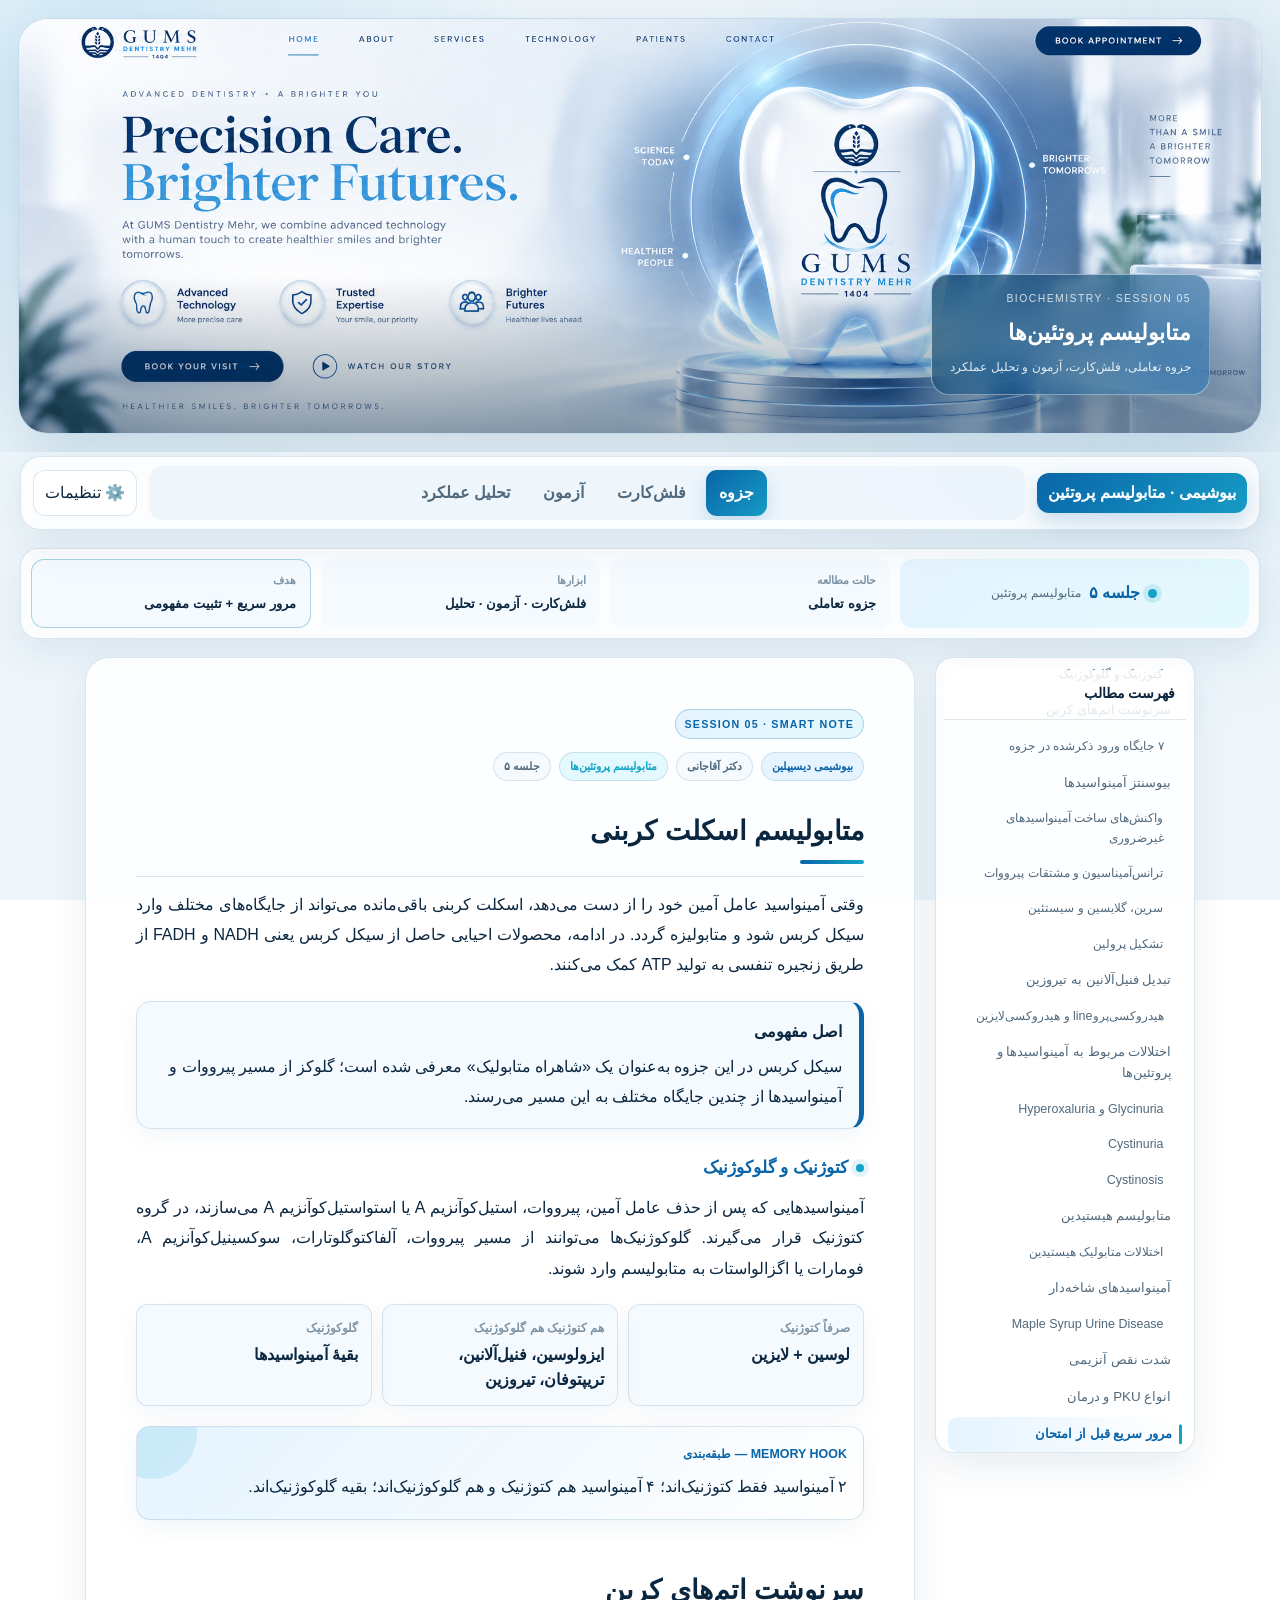
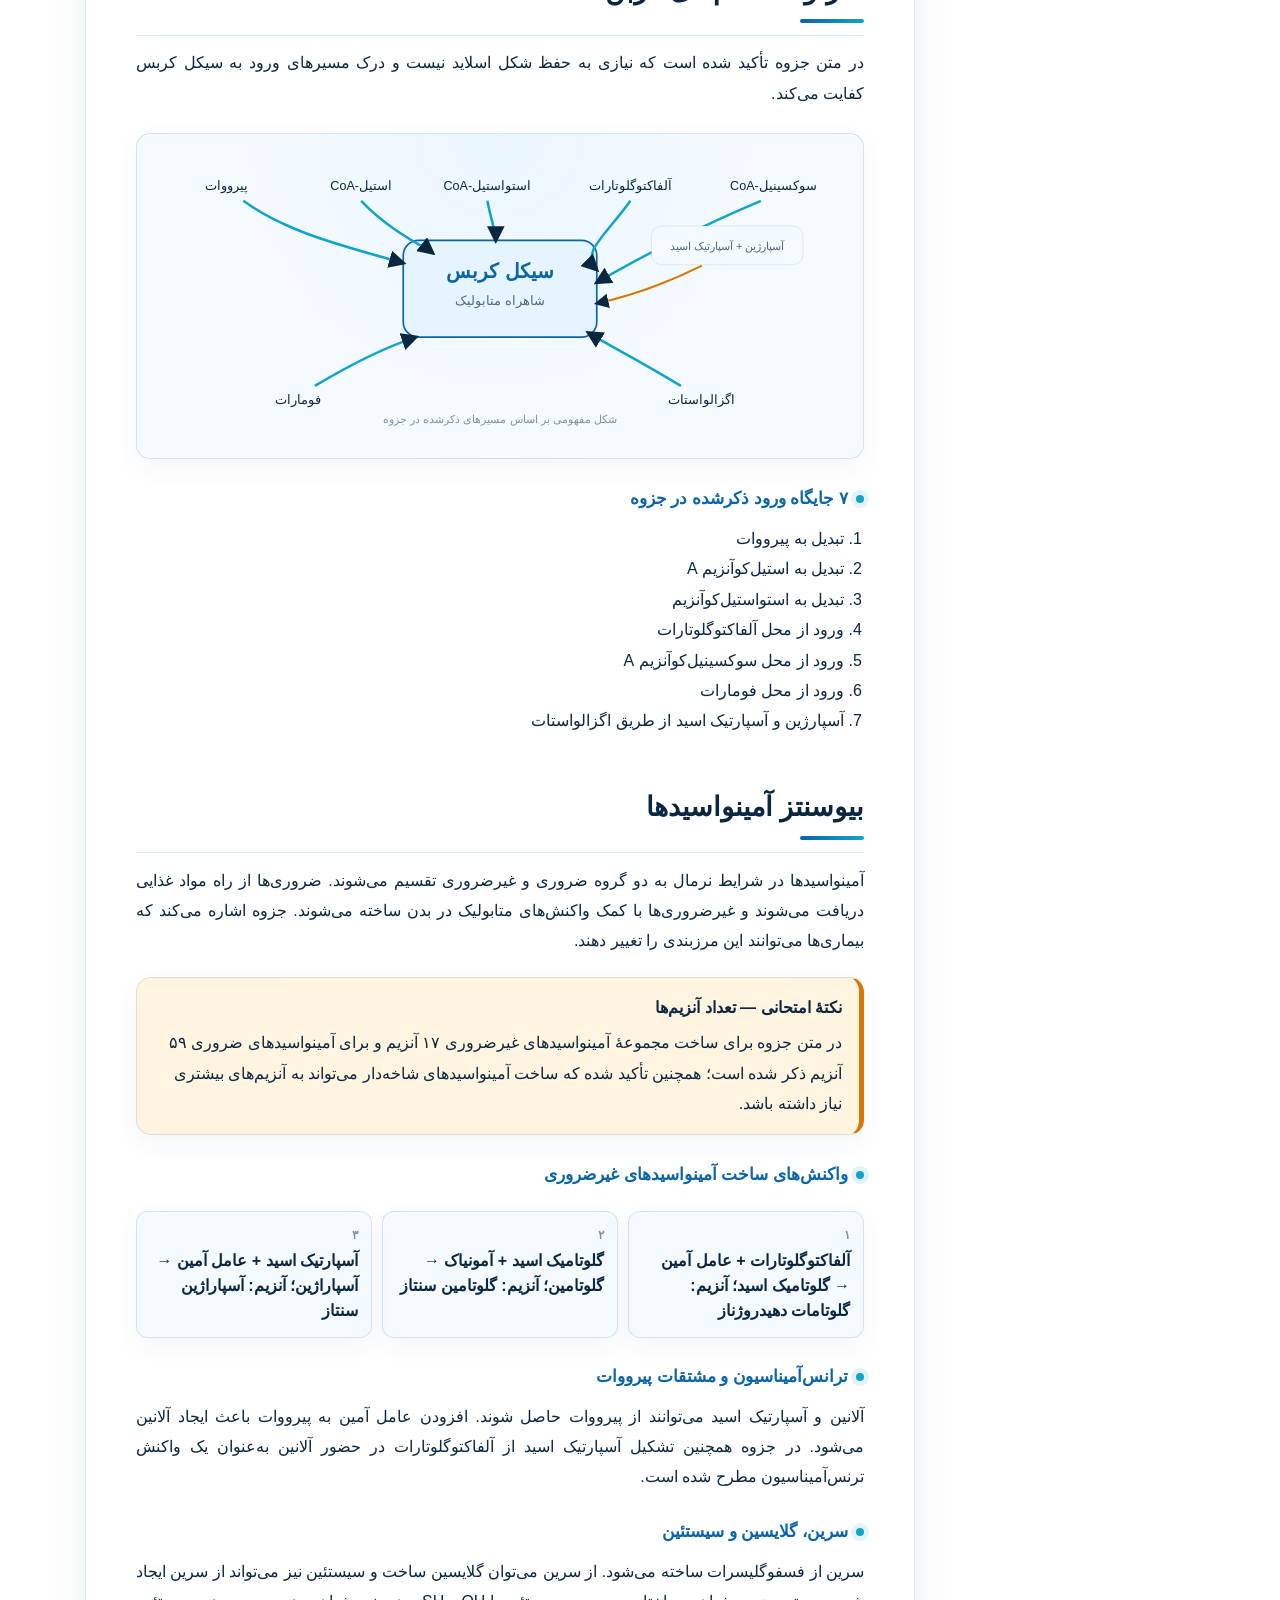
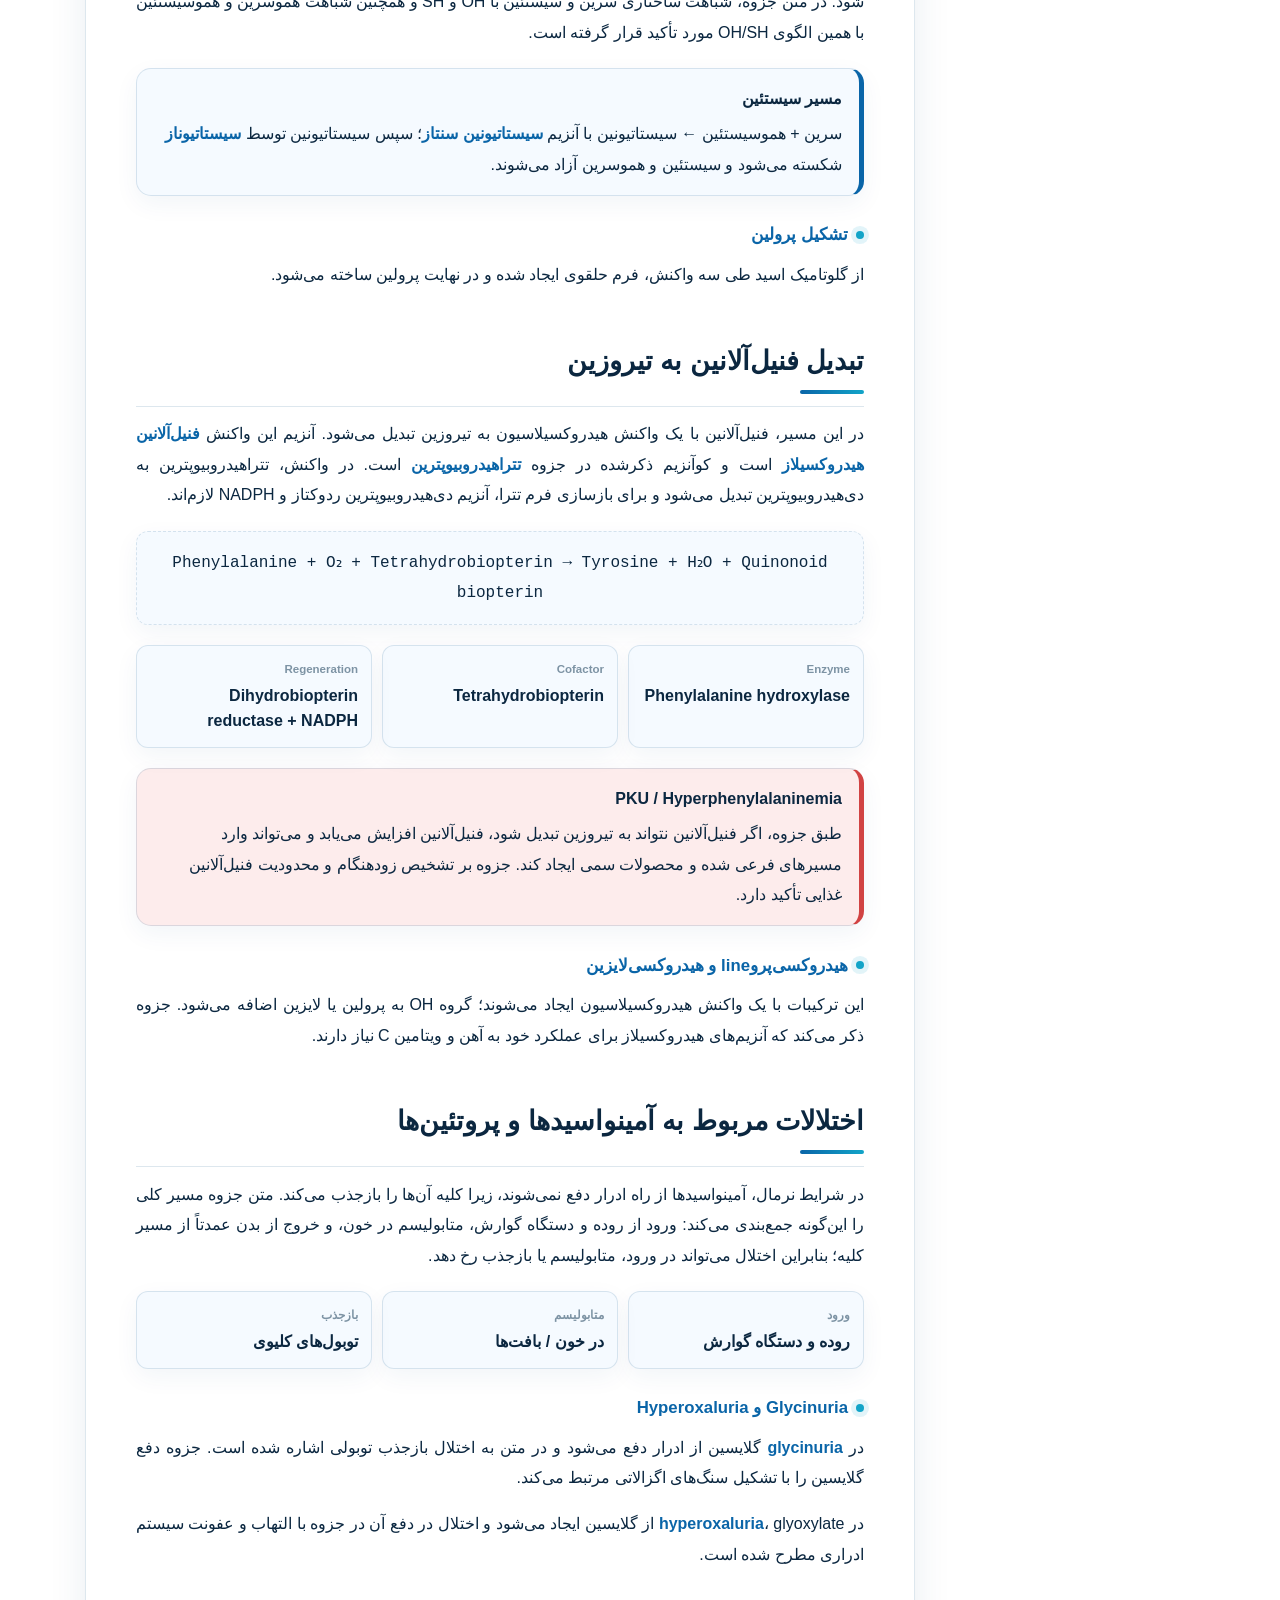
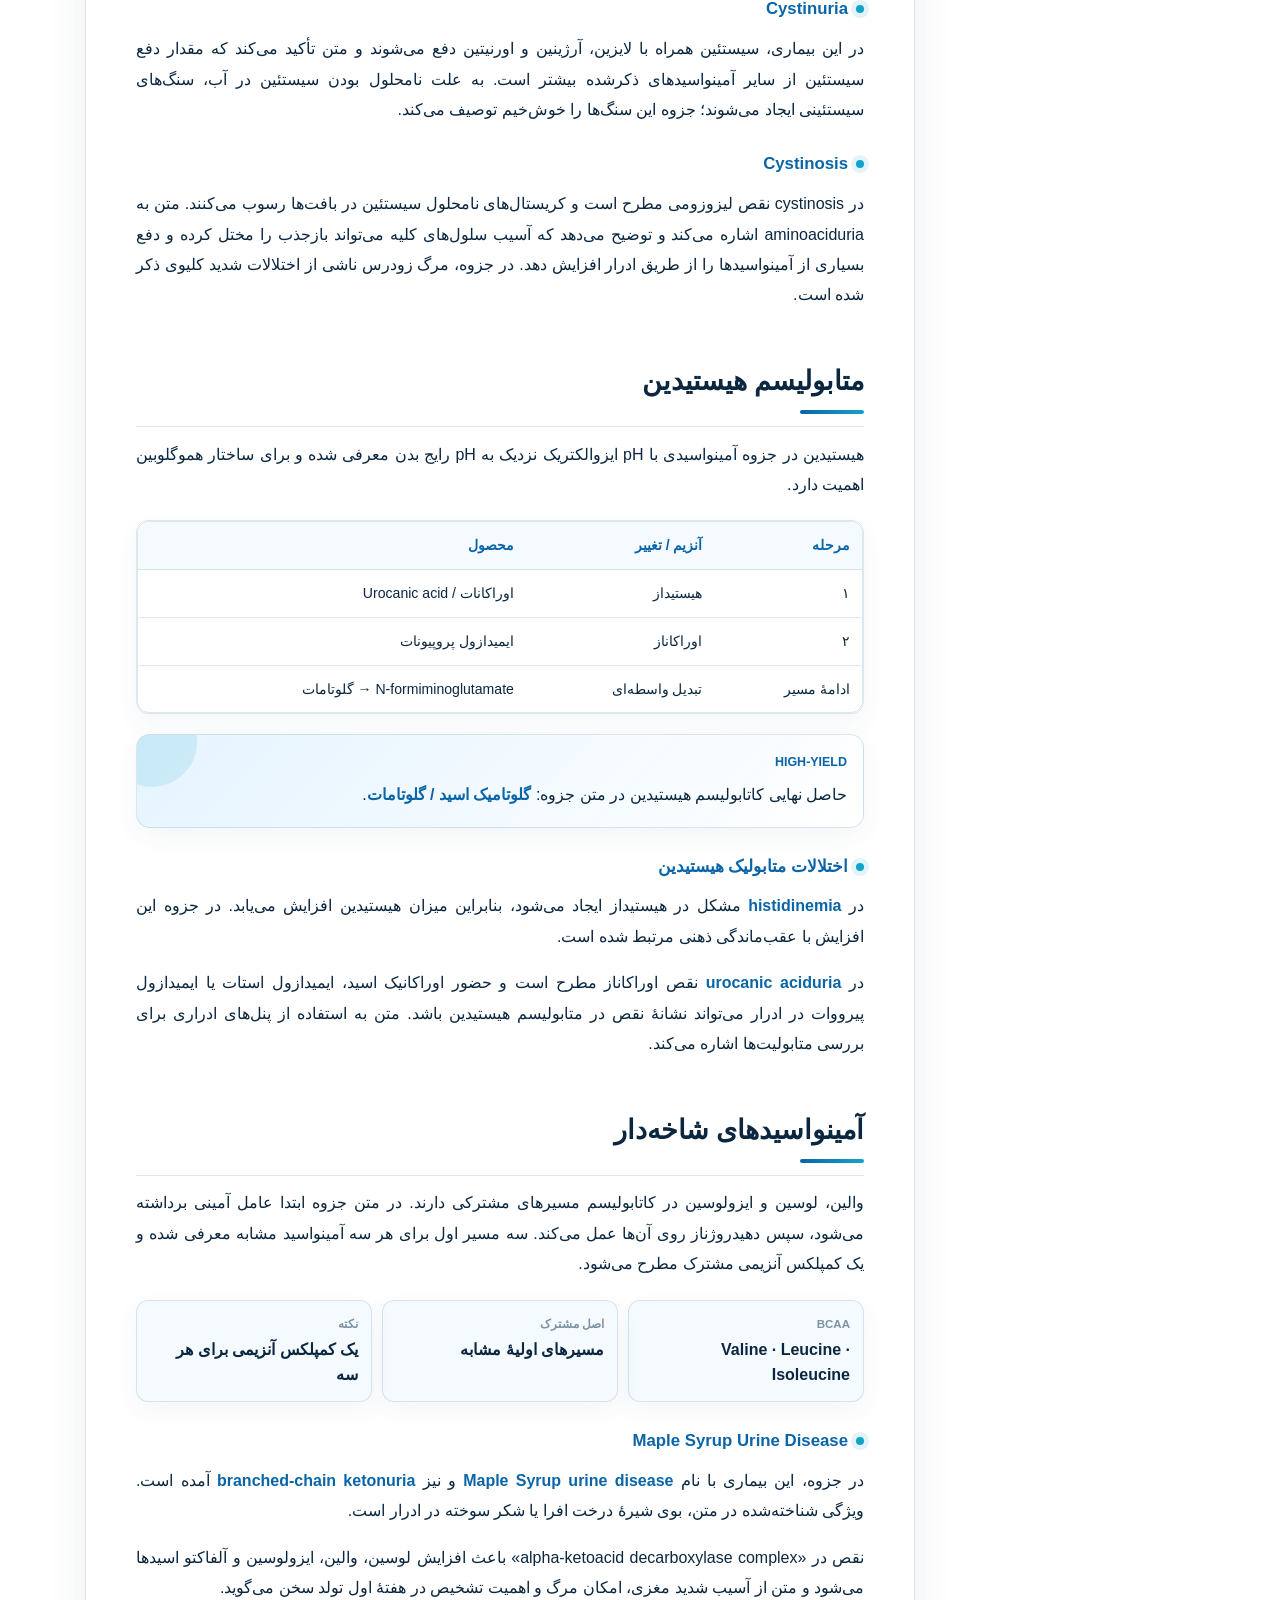
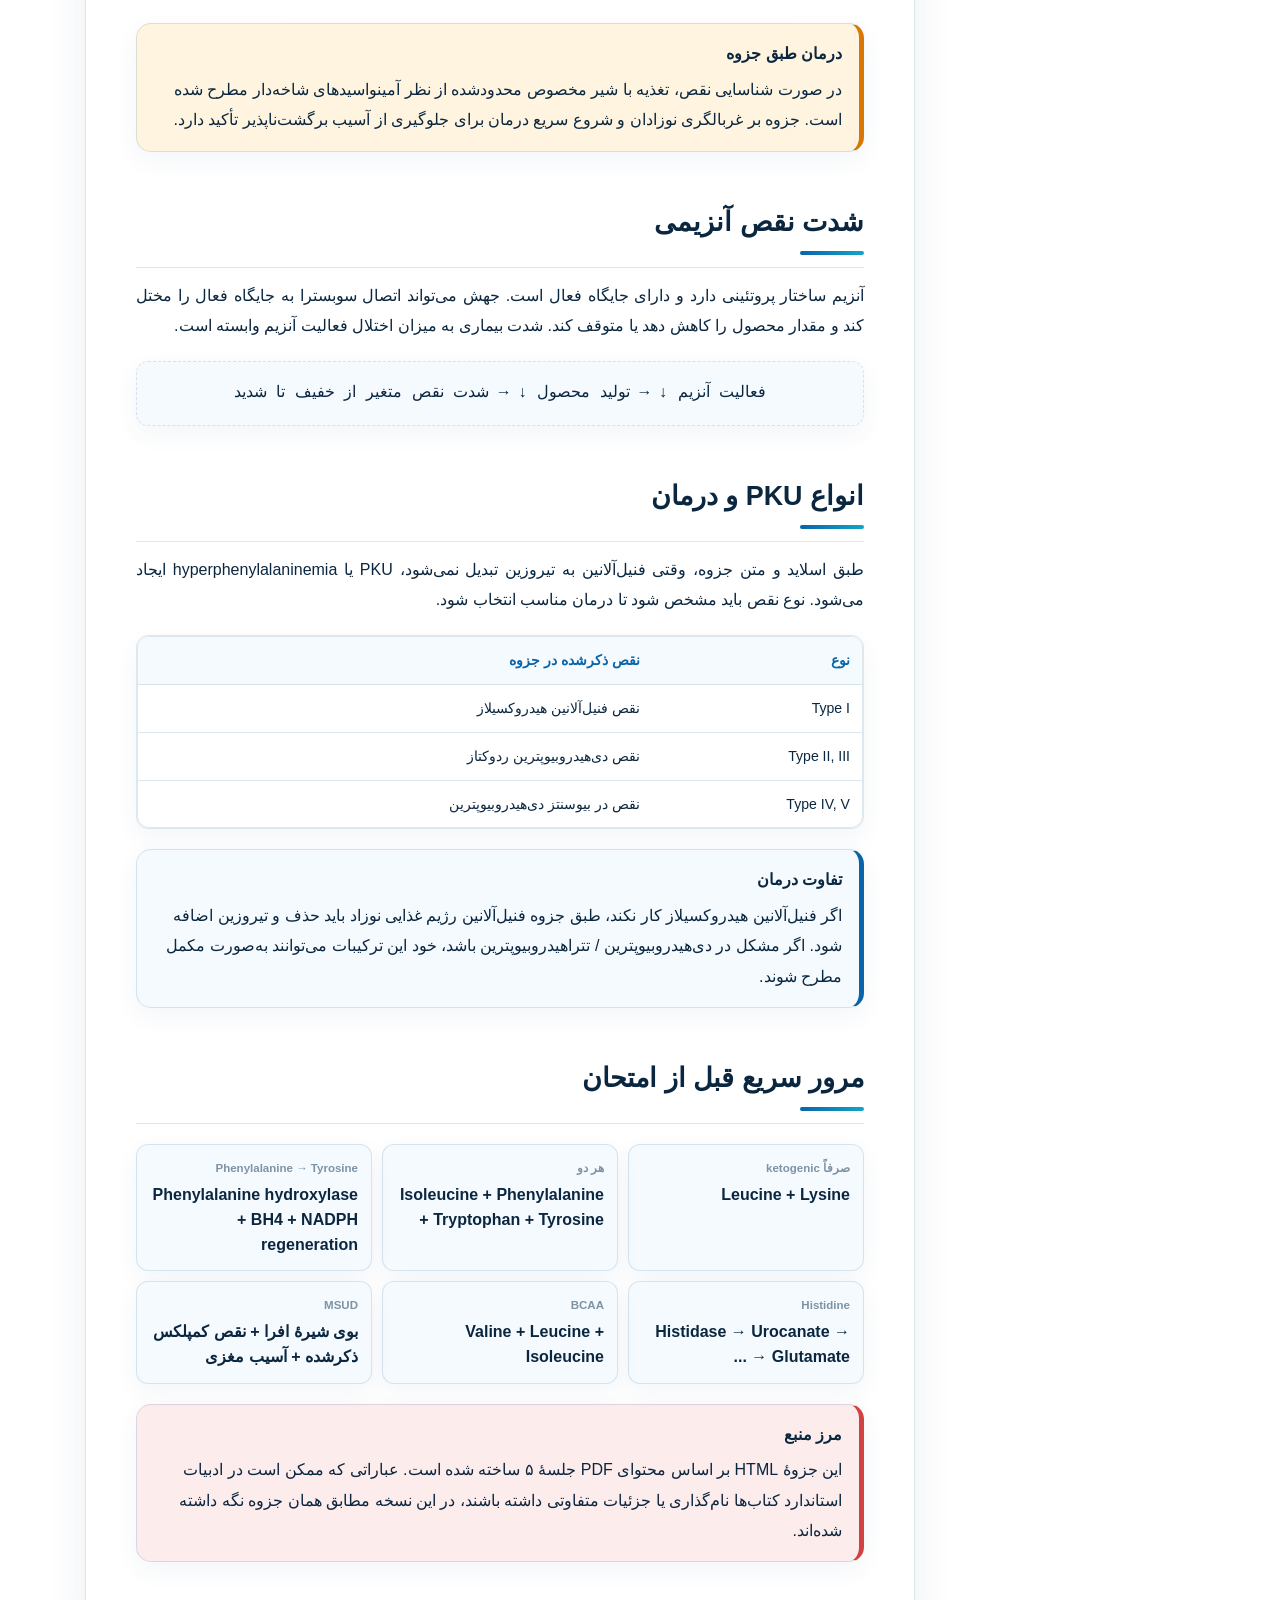
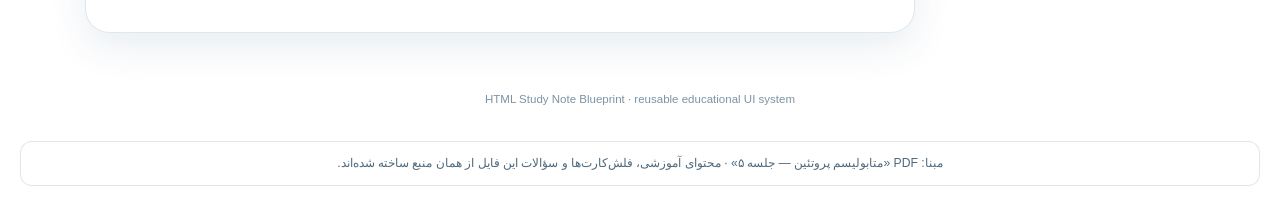
<file: versions/metabolism-protein-session5-premium-v1.html>
<!DOCTYPE html>
<html lang="fa" dir="rtl">
<head>
  <meta charset="UTF-8">
  <meta name="viewport" content="width=device-width, initial-scale=1.0">
  <title>متابولیسم پروتئین‌ها — جلسه ۵ | HTML Study Note</title>
  
<style>
  /* =========================================================
     HTML STUDY NOTE BLUEPRINT
     Design tokens + reusable components
     ========================================================= */
  :root {
    --bg: #f5f7fb;
    --surface: #ffffff;
    --surface-2: #f8fafc;
    --surface-3: #eef2f7;
    --text: #172033;
    --text-2: #5f6b7a;
    --text-3: #8993a1;
    --primary: #315efb;
    --primary-2: #2448d8;
    --primary-soft: #eaf0ff;
    --accent: #0f9f8f;
    --accent-soft: #e6f7f4;
    --warning: #d97706;
    --warning-soft: #fff4df;
    --danger: #d14343;
    --danger-soft: #fdecec;
    --success: #16835b;
    --success-soft: #e7f7ef;
    --border: #dfe5ee;
    --border-strong: #cbd4e1;
    --shadow-xs: 0 1px 2px rgba(15, 23, 42, .04);
    --shadow-sm: 0 6px 20px rgba(15, 23, 42, .06);
    --shadow-md: 0 14px 40px rgba(15, 23, 42, .09);
    --radius-sm: 8px;
    --radius: 14px;
    --radius-lg: 20px;
    --content-width: 1180px;
    --reading-width: 790px;
    --font-size-base: 16px;
    --font-family: Vazirmatn, IRANSans, Tahoma, "Segoe UI", sans-serif;
    --line: 1.9;
    --header-height: 68px;
  }

  [data-theme="dark"] {
    --bg: #0b1120;
    --surface: #121a2a;
    --surface-2: #182235;
    --surface-3: #202b40;
    --text: #f1f5fb;
    --text-2: #aab6c7;
    --text-3: #77849a;
    --primary: #6d8cff;
    --primary-2: #87a0ff;
    --primary-soft: #1b2850;
    --accent: #35c8b5;
    --accent-soft: #123b37;
    --warning: #f2a34b;
    --warning-soft: #49351d;
    --danger: #ff7474;
    --danger-soft: #482225;
    --success: #42d39a;
    --success-soft: #123c2d;
    --border: #28364c;
    --border-strong: #3a4a63;
    --shadow-xs: 0 1px 2px rgba(0,0,0,.2);
    --shadow-sm: 0 8px 24px rgba(0,0,0,.22);
    --shadow-md: 0 18px 50px rgba(0,0,0,.28);
  }

  [data-theme="sepia"] {
    --bg: #f5efe4;
    --surface: #fffaf1;
    --surface-2: #f8f0e2;
    --surface-3: #eee1ce;
    --text: #3e352a;
    --text-2: #766957;
    --text-3: #9a8b76;
    --primary: #6551c8;
    --primary-2: #5140aa;
    --primary-soft: #eeeafd;
    --accent: #a05a18;
    --accent-soft: #f8e8d6;
    --warning: #a05a18;
    --warning-soft: #f9ead5;
    --danger: #a93b3b;
    --danger-soft: #f7dddd;
    --success: #28734f;
    --success-soft: #e4f0e8;
    --border: #e2d5c1;
    --border-strong: #d2c1a7;
  }

  [data-font-size="small"] { --font-size-base: 14px; }
  [data-font-size="medium"] { --font-size-base: 16px; }
  [data-font-size="large"] { --font-size-base: 18px; }

  * { box-sizing: border-box; }

  html {
    scroll-behavior: smooth;
    scroll-padding-top: calc(var(--header-height) + 24px);
  }

  body {
    margin: 0;
    min-height: 100vh;
    background:
      radial-gradient(circle at 10% 0%, rgba(49,94,251,.045), transparent 28rem),
      var(--bg);
    color: var(--text);
    font-family: var(--font-family);
    font-size: var(--font-size-base);
    line-height: var(--line);
    transition: background .2s ease, color .2s ease;
  }

  button, input, select, textarea { font: inherit; }
  button { -webkit-tap-highlight-color: transparent; }

  ::selection {
    background: var(--primary);
    color: #fff;
  }

  /* ---------- Header / app chrome ---------- */
  header {
    position: sticky;
    top: 0;
    z-index: 100;
    min-height: var(--header-height);
    background: color-mix(in srgb, var(--surface) 90%, transparent);
    backdrop-filter: blur(16px);
    -webkit-backdrop-filter: blur(16px);
    border-bottom: 1px solid var(--border);
    box-shadow: var(--shadow-xs);
  }

  .nav-container {
    width: min(var(--content-width), calc(100% - 28px));
    min-height: var(--header-height);
    margin: auto;
    padding: 10px 0;
    display: grid;
    grid-template-columns: auto 1fr auto;
    align-items: center;
    gap: 18px;
  }

  .logo-title {
    display: flex;
    align-items: center;
    gap: 9px;
    color: var(--text);
    font-size: 1rem;
    font-weight: 800;
    white-space: nowrap;
  }

  .logo-title span {
    display: inline-flex;
    align-items: center;
    min-height: 38px;
    padding: 5px 11px;
    border: 1px solid var(--border);
    border-radius: 12px;
    background: var(--surface-2);
  }

  .nav-tabs {
    display: flex;
    justify-content: center;
    gap: 4px;
    min-width: 0;
    overflow-x: auto;
    scrollbar-width: none;
  }

  .nav-tabs::-webkit-scrollbar { display: none; }

  .nav-btn {
    border: 0;
    background: transparent;
    color: var(--text-2);
    padding: 8px 13px;
    border-radius: 10px;
    cursor: pointer;
    font-weight: 700;
    white-space: nowrap;
    transition: .18s ease;
  }

  .nav-btn:hover {
    color: var(--primary);
    background: var(--primary-soft);
  }

  .nav-btn.active {
    color: var(--primary);
    background: var(--primary-soft);
    box-shadow: inset 0 0 0 1px color-mix(in srgb, var(--primary) 18%, transparent);
  }

  .nav-actions { display: flex; gap: 7px; }

  .btn-icon {
    min-height: 38px;
    padding: 7px 11px;
    display: inline-flex;
    align-items: center;
    justify-content: center;
    gap: 6px;
    border: 1px solid var(--border);
    border-radius: 10px;
    background: var(--surface);
    color: var(--text);
    cursor: pointer;
    transition: .18s ease;
  }

  .btn-icon:hover {
    border-color: var(--primary);
    color: var(--primary);
    transform: translateY(-1px);
  }

  /* ---------- Layout ---------- */
  main {
    width: min(var(--content-width), calc(100% - 28px));
    margin: 28px auto 56px;
  }

  .tab-content { display: none; }

  .tab-content.active {
    display: block;
    animation: fadeUp .22s ease both;
  }

  @keyframes fadeUp {
    from { opacity: 0; transform: translateY(7px); }
    to { opacity: 1; transform: translateY(0); }
  }

  .card {
    background: var(--surface);
    border: 1px solid var(--border);
    border-radius: var(--radius);
    box-shadow: var(--shadow-sm);
  }

  /* ---------- Buttons ---------- */
  .btn {
    min-height: 42px;
    padding: 9px 15px;
    border: 1px solid transparent;
    border-radius: 10px;
    background: var(--primary);
    color: #fff;
    cursor: pointer;
    font-weight: 750;
    transition: .18s ease;
  }

  .btn:hover {
    background: var(--primary-2);
    transform: translateY(-1px);
    box-shadow: var(--shadow-sm);
  }

  .btn-outline {
    background: var(--surface);
    color: var(--text);
    border-color: var(--border-strong);
  }

  .btn-outline:hover {
    background: var(--primary-soft);
    border-color: var(--primary);
    color: var(--primary);
  }

  .btn-success { background: var(--success); }
  .btn-success:hover { background: var(--success); filter: brightness(.92); }
  .btn-danger { background: var(--danger); }
  .btn-danger:hover { background: var(--danger); filter: brightness(.92); }

  /* ---------- Lecture blueprint ---------- */
  .lecture-layout {
    display: grid;
    grid-template-columns: 245px minmax(0, var(--reading-width));
    justify-content: center;
    gap: 24px;
    align-items: start;
  }

  .toc-drawer {
    position: sticky;
    top: calc(var(--header-height) + 18px);
    max-height: calc(100vh - var(--header-height) - 36px);
    overflow: auto;
    padding: 15px;
    background: var(--surface);
    border: 1px solid var(--border);
    border-radius: var(--radius);
    box-shadow: var(--shadow-xs);
  }

  .toc-drawer h3 {
    margin: 0 0 10px;
    padding-bottom: 10px;
    border-bottom: 1px solid var(--border);
    font-size: .9rem;
    color: var(--text);
  }

  .toc-list { list-style: none; margin: 0; padding: 0; }
  .toc-list li { margin: 2px 0; }

  .toc-list a {
    display: block;
    padding: 6px 8px;
    border-radius: 8px;
    color: var(--text-2);
    text-decoration: none;
    font-size: .84rem;
    transition: .16s ease;
  }

  .toc-list a:hover {
    color: var(--primary);
    background: var(--primary-soft);
  }

  .toc-list a.h3-link {
    padding-right: 18px;
    font-size: .78rem;
  }

  .lecture-content {
    padding: clamp(22px, 4vw, 42px);
    overflow: hidden;
  }

  .lecture-content::before {
    content: "LECTURE NOTE";
    display: inline-flex;
    margin-bottom: 13px;
    padding: 4px 9px;
    border-radius: 999px;
    background: var(--primary-soft);
    color: var(--primary);
    font-size: .67rem;
    font-weight: 900;
    letter-spacing: .08em;
  }

  .lecture-content h2 {
    margin: 2.1rem 0 .8rem;
    padding-bottom: .55rem;
    border-bottom: 1px solid var(--border);
    color: var(--text);
    font-size: clamp(1.25rem, 2vw, 1.55rem);
    line-height: 1.45;
    position: relative;
  }

  .lecture-content h2:first-of-type { margin-top: .25rem; }

  .lecture-content h2::after {
    content: "";
    display: block;
    width: 42px;
    height: 3px;
    margin-top: 9px;
    border-radius: 999px;
    background: var(--primary);
  }

  .lecture-content h3 {
    margin: 1.45rem 0 .55rem;
    color: var(--accent);
    font-size: 1.05rem;
  }

  .lecture-content p {
    margin: 0 0 1rem;
    color: var(--text);
    text-align: justify;
    text-wrap: pretty;
  }

  .lecture-content strong { color: var(--primary); }

  /* Reusable note components */
  .note-callout {
    margin: 1.25rem 0;
    padding: 15px 17px;
    border: 1px solid var(--border);
    border-right: 4px solid var(--primary);
    border-radius: 12px;
    background: var(--surface-2);
  }

  .note-callout.info { border-right-color: var(--primary); }
  .note-callout.success { border-right-color: var(--success); background: var(--success-soft); }
  .note-callout.warning { border-right-color: var(--warning); background: var(--warning-soft); }
  .note-callout.danger { border-right-color: var(--danger); background: var(--danger-soft); }

  .note-callout-title {
    display: flex;
    align-items: center;
    gap: 7px;
    margin-bottom: 5px;
    font-weight: 850;
  }

  .key-facts {
    display: grid;
    grid-template-columns: repeat(auto-fit, minmax(180px, 1fr));
    gap: 10px;
    margin: 1.25rem 0;
  }

  .key-fact {
    padding: 13px;
    background: var(--surface-2);
    border: 1px solid var(--border);
    border-radius: 12px;
  }

  .key-fact-label {
    margin-bottom: 3px;
    color: var(--text-3);
    font-size: .72rem;
    font-weight: 800;
  }

  .key-fact-value {
    font-weight: 800;
    line-height: 1.55;
  }

  .memory-hook {
    margin: 1.25rem 0;
    padding: 16px;
    border-radius: 14px;
    background: linear-gradient(135deg, var(--primary-soft), var(--surface));
    border: 1px solid color-mix(in srgb, var(--primary) 20%, var(--border));
  }

  .memory-hook-title {
    color: var(--primary);
    font-size: .78rem;
    font-weight: 900;
    margin-bottom: 5px;
  }

  .formula-box {
    margin: 1.25rem 0;
    padding: 16px;
    direction: ltr;
    text-align: center;
    background: var(--surface-2);
    border: 1px dashed var(--border-strong);
    border-radius: 12px;
    font-family: "SFMono-Regular", Consolas, monospace;
    overflow-x: auto;
  }

  .mini-table {
    width: 100%;
    margin: 1.25rem 0;
    border-collapse: separate;
    border-spacing: 0;
    overflow: hidden;
    border: 1px solid var(--border);
    border-radius: 12px;
  }

  .mini-table th,
  .mini-table td {
    padding: 10px 12px;
    border-bottom: 1px solid var(--border);
    text-align: right;
  }

  .mini-table th {
    background: var(--surface-2);
    font-weight: 850;
  }

  .mini-table tr:last-child td { border-bottom: 0; }

  .diagram-container {
    margin: 1.5rem 0;
    padding: 18px;
    background: var(--surface-2);
    border: 1px solid var(--border);
    border-radius: 14px;
    text-align: center;
    overflow-x: auto;
  }

  .diagram-container svg {
    max-width: 100%;
    height: auto;
  }

  .diagram-caption {
    margin-top: 8px;
    color: var(--text-3);
    font-size: .76rem;
  }

  /* ---------- Flashcards ---------- */
  .flashcard-scene {
    perspective: 1200px;
    max-width: 610px;
    height: 315px;
    margin: 28px auto 18px;
    cursor: pointer;
  }

  .flashcard {
    width: 100%;
    height: 100%;
    position: relative;
    transform-style: preserve-3d;
    transition: transform .62s cubic-bezier(.2,.75,.2,1);
    border-radius: var(--radius-lg);
    box-shadow: var(--shadow-md);
  }

  .flashcard.is-flipped { transform: rotateY(180deg); }

  .flashcard-face {
    position: absolute;
    inset: 0;
    display: flex;
    flex-direction: column;
    justify-content: center;
    align-items: center;
    padding: 34px;
    text-align: center;
    backface-visibility: hidden;
    -webkit-backface-visibility: hidden;
    border: 1px solid var(--border);
    border-radius: var(--radius-lg);
    background: var(--surface);
  }

  .flashcard-front { border-top: 5px solid var(--primary); }
  .flashcard-back {
    transform: rotateY(180deg);
    border-top: 5px solid var(--accent);
    background: var(--surface);
  }

  .flashcard-controls {
    display: flex;
    justify-content: center;
    flex-wrap: wrap;
    gap: 8px;
    margin-top: 12px;
  }

  /* ---------- Quiz ---------- */
  .quiz-options-grid { display: grid; gap: 9px; margin: 16px 0; }

  .option-btn {
    width: 100%;
    min-height: 50px;
    padding: 11px 13px;
    display: flex;
    align-items: center;
    gap: 8px;
    text-align: right;
    border: 1px solid var(--border);
    border-radius: 11px;
    background: var(--surface);
    color: var(--text);
    cursor: pointer;
    transition: .16s ease;
  }

  .option-btn:hover:not(:disabled) {
    border-color: var(--primary);
    background: var(--primary-soft);
    transform: translateX(-2px);
  }

  .option-btn.correct {
    background: var(--success-soft);
    border-color: var(--success);
    color: var(--success);
  }

  .option-btn.incorrect {
    background: var(--danger-soft);
    border-color: var(--danger);
    color: var(--danger);
  }

  .explanation-box {
    margin-top: 15px;
    padding: 14px 16px;
    border: 1px solid var(--border);
    border-right: 4px solid var(--primary);
    border-radius: 11px;
    background: var(--surface-2);
    font-size: .9rem;
  }

  .matching-container {
    display: grid;
    grid-template-columns: 1fr 1fr;
    gap: 12px;
    margin: 16px 0;
  }

  .matching-item {
    padding: 11px;
    border: 1px solid var(--border);
    border-radius: 10px;
    background: var(--surface);
    cursor: pointer;
    text-align: center;
    user-select: none;
    transition: .16s ease;
  }

  .matching-item.selected {
    border-color: var(--primary);
    background: var(--primary-soft);
    font-weight: 800;
  }

  .matching-item.matched {
    background: var(--success-soft);
    border-color: var(--success);
    cursor: default;
  }

  /* ---------- Analytics ---------- */
  .bar-chart-container { display: flex; flex-direction: column; gap: 10px; margin-top: 12px; }

  .chart-row {
    display: grid;
    grid-template-columns: 140px 1fr 52px;
    align-items: center;
    gap: 10px;
  }

  .bar-track {
    height: 10px;
    overflow: hidden;
    position: relative;
    background: var(--surface-3);
    border-radius: 999px;
  }

  .bar-fill {
    height: 100%;
    background: linear-gradient(90deg, var(--primary), var(--accent));
    border-radius: inherit;
    transition: width .5s ease;
  }

  .table-container { overflow-x: auto; margin-top: 12px; }

  table {
    width: 100%;
    border-collapse: separate;
    border-spacing: 0;
    font-size: .88rem;
    border: 1px solid var(--border);
    border-radius: 12px;
    overflow: hidden;
  }

  th, td {
    padding: 10px 12px;
    border-bottom: 1px solid var(--border);
    text-align: right;
  }

  th { background: var(--surface-2); font-weight: 850; }
  tr:last-child td { border-bottom: 0; }

  /* ---------- Forms / modal ---------- */
  .form-group { margin-bottom: 15px; }

  .form-group label {
    display: block;
    margin-bottom: 6px;
    color: var(--text-2);
    font-size: .82rem;
    font-weight: 800;
  }

  select, input[type="text"], input[type="number"] {
    width: 100%;
    min-height: 43px;
    padding: 9px 11px;
    border: 1px solid var(--border-strong);
    border-radius: 10px;
    outline: none;
    background: var(--surface);
    color: var(--text);
  }

  select:focus, input[type="text"]:focus, input[type="number"]:focus {
    border-color: var(--primary);
    box-shadow: 0 0 0 3px var(--primary-soft);
  }

  .modal-overlay {
    position: fixed;
    inset: 0;
    z-index: 1000;
    display: none;
    align-items: center;
    justify-content: center;
    padding: 18px;
    background: rgba(8, 15, 30, .55);
    backdrop-filter: blur(7px);
  }

  .modal-overlay.open { display: flex; }

  .modal-card {
    width: min(520px, 100%);
    max-height: min(760px, 90vh);
    overflow: auto;
    padding: 22px;
    background: var(--surface);
    border: 1px solid var(--border);
    border-radius: var(--radius-lg);
    box-shadow: var(--shadow-md);
  }

  /* ---------- Blueprint helpers ---------- */
  .section-meta {
    display: flex;
    align-items: center;
    flex-wrap: wrap;
    gap: 7px;
    margin-bottom: 12px;
  }

  .tag {
    display: inline-flex;
    align-items: center;
    min-height: 25px;
    padding: 3px 8px;
    border-radius: 999px;
    background: var(--surface-3);
    color: var(--text-2);
    font-size: .68rem;
    font-weight: 850;
  }

  .tag.primary { background: var(--primary-soft); color: var(--primary); }
  .tag.accent { background: var(--accent-soft); color: var(--accent); }
  .tag.warning { background: var(--warning-soft); color: var(--warning); }

  .content-divider {
    height: 1px;
    margin: 26px 0;
    background: var(--border);
  }

  .sr-only {
    position: absolute;
    width: 1px;
    height: 1px;
    padding: 0;
    margin: -1px;
    overflow: hidden;
    clip: rect(0,0,0,0);
    white-space: nowrap;
    border: 0;
  }

  /* ---------- Responsive ---------- */
  @media (max-width: 920px) {
    .nav-container {
      grid-template-columns: 1fr auto;
      gap: 8px;
    }

    .nav-tabs {
      grid-column: 1 / -1;
      grid-row: 2;
      justify-content: flex-start;
    }

    .lecture-layout {
      grid-template-columns: 1fr;
      justify-content: stretch;
    }

    .toc-drawer {
      position: relative;
      top: 0;
      max-height: 260px;
      order: 0;
    }
  }

  @media (max-width: 600px) {
    :root { --header-height: 112px; }

    main {
      width: min(100% - 18px, var(--content-width));
      margin-top: 16px;
    }

    .nav-container {
      width: calc(100% - 18px);
    }

    .logo-title { font-size: .88rem; }
    .logo-title span { min-height: 34px; }

    .nav-btn { padding: 7px 10px; font-size: .82rem; }

    .lecture-content { padding: 19px; }
    .flashcard-scene { height: 280px; }
    .flashcard-face { padding: 23px; }

    .matching-container { grid-template-columns: 1fr; }

    .chart-row {
      grid-template-columns: 95px 1fr 45px;
      gap: 7px;
    }
  }

  @media (prefers-reduced-motion: reduce) {
    *, *::before, *::after {
      scroll-behavior: auto !important;
      transition-duration: .01ms !important;
      animation-duration: .01ms !important;
    }
  }
  /* ---------- GUMS branded visual hero ---------- */
  .gums-hero {
    width: 100%;
    background: #f7fbff;
    border-bottom: 1px solid var(--border);
    overflow: hidden;
  }

  .gums-hero img {
    display: block;
    width: 100%;
    height: auto;
    margin: 0 auto;
  }

  @media (max-width: 600px) {
    .gums-hero {
      background: #f3f9ff;
    }

    .gums-hero img {
      width: 100%;
      min-height: 118px;
      object-fit: contain;
    }
  }


  /* =========================================================
     DENT PREMIUM STUDY UI — visual layer v2
     Preserves the original learning logic; upgrades presentation.
     ========================================================= */
  :root {
    --bg: #eef6fb;
    --surface: rgba(255,255,255,.92);
    --surface-2: #f5faff;
    --surface-3: #e8f3fb;
    --text: #0b2740;
    --text-2: #50697d;
    --text-3: #7d93a4;
    --primary: #0a65a8;
    --primary-2: #06497f;
    --primary-soft: #e5f4ff;
    --accent: #12a4c8;
    --accent-soft: #e3f9fd;
    --success: #168a70;
    --success-soft: #e4f8f1;
    --border: rgba(30, 96, 138, .15);
    --border-strong: rgba(30, 96, 138, .26);
    --shadow-xs: 0 1px 2px rgba(4, 48, 78, .05);
    --shadow-sm: 0 14px 38px rgba(13, 72, 110, .09);
    --shadow-md: 0 24px 70px rgba(6, 56, 92, .16);
    --radius: 20px;
    --radius-lg: 28px;
    --content-width: 1240px;
    --reading-width: 830px;
  }

  [data-theme="dark"] {
    --bg: #071723;
    --surface: rgba(12,31,45,.92);
    --surface-2: #102838;
    --surface-3: #153548;
    --text: #edf8ff;
    --text-2: #a9c3d4;
    --text-3: #7696aa;
    --primary: #62baf2;
    --primary-2: #8ed1fb;
    --primary-soft: #123c58;
    --accent: #43d4e9;
    --accent-soft: #123e48;
    --border: rgba(142,209,251,.14);
    --border-strong: rgba(142,209,251,.25);
    --shadow-sm: 0 18px 44px rgba(0,0,0,.24);
    --shadow-md: 0 28px 78px rgba(0,0,0,.34);
  }

  [data-theme="sepia"] {
    --bg: #f6f0e6;
    --surface: rgba(255,251,244,.94);
    --surface-2: #fbf4e8;
    --surface-3: #efe4d2;
    --text: #342d27;
    --text-2: #746659;
    --text-3: #9a8977;
    --primary: #496f91;
    --primary-2: #355671;
    --primary-soft: #e9f0f6;
    --accent: #a06b3b;
    --accent-soft: #f7eadc;
  }

  body {
    background:
      radial-gradient(circle at 8% 8%, rgba(76,178,232,.17), transparent 28rem),
      radial-gradient(circle at 90% 26%, rgba(0,112,176,.10), transparent 32rem),
      linear-gradient(180deg, color-mix(in srgb, var(--bg) 78%, #fff 22%), var(--bg) 38rem);
    background-attachment: fixed;
  }

  body::before {
    content: "";
    position: fixed;
    inset: 0;
    z-index: -1;
    pointer-events: none;
    opacity: .22;
    background-image:
      linear-gradient(rgba(12,95,145,.06) 1px, transparent 1px),
      linear-gradient(90deg, rgba(12,95,145,.06) 1px, transparent 1px);
    background-size: 34px 34px;
    mask-image: linear-gradient(to bottom, #000, transparent 80%);
  }

  .study-progress {
    position: fixed;
    inset: 0 0 auto 0;
    height: 3px;
    z-index: 1600;
    background: transparent;
  }

  .study-progress span {
    display: block;
    width: 0;
    height: 100%;
    background: linear-gradient(90deg, #0a65a8, #32c6e8, #88dcff);
    box-shadow: 0 0 14px rgba(50,198,232,.55);
    transition: width .08s linear;
  }

  .gums-hero {
    border: 0;
    padding: clamp(10px, 1.4vw, 18px);
    background: transparent;
  }

  .hero-shell {
    width: min(1460px, 100%);
    margin: 0 auto;
    position: relative;
    overflow: hidden;
    isolation: isolate;
    border: 1px solid rgba(29,101,150,.14);
    border-radius: clamp(18px, 2.3vw, 34px);
    box-shadow: 0 22px 70px rgba(15,84,128,.18), inset 0 0 0 1px rgba(255,255,255,.65);
    background: #dfeffc;
  }

  .gums-hero img {
    width: 100%;
    min-height: 220px;
    max-height: 505px;
    object-fit: cover;
    object-position: center;
    transform: scale(1.002);
    transition: transform .9s cubic-bezier(.2,.7,.2,1), filter .35s ease;
  }

  .hero-shell:hover img { transform: scale(1.012); }

  .hero-shell::after {
    content: "";
    position: absolute;
    inset: auto 0 0 0;
    height: 38%;
    z-index: 1;
    pointer-events: none;
    background: linear-gradient(to top, rgba(4,35,61,.42), transparent);
  }

  .hero-sheen {
    position: absolute;
    inset: -70% -30%;
    z-index: 2;
    pointer-events: none;
    background: linear-gradient(115deg, transparent 43%, rgba(255,255,255,.26) 49%, transparent 55%);
    transform: translateX(48%);
    animation: heroSheen 8s ease-in-out infinite;
    mix-blend-mode: screen;
  }

  @keyframes heroSheen {
    0%, 72% { transform: translateX(48%); opacity: 0; }
    78% { opacity: .9; }
    94% { transform: translateX(-48%); opacity: .25; }
    100% { transform: translateX(-48%); opacity: 0; }
  }

  .hero-note {
    position: absolute;
    z-index: 3;
    right: clamp(18px, 4vw, 54px);
    bottom: clamp(16px, 3vw, 40px);
    display: grid;
    gap: 3px;
    max-width: min(460px, 70%);
    padding: 14px 18px;
    border: 1px solid rgba(255,255,255,.42);
    border-radius: 18px;
    color: #fff;
    background: linear-gradient(135deg, rgba(4,49,80,.66), rgba(10,101,168,.42));
    backdrop-filter: blur(14px) saturate(140%);
    -webkit-backdrop-filter: blur(14px) saturate(140%);
    box-shadow: 0 16px 34px rgba(3,35,58,.18);
  }

  .hero-note-kicker {
    font-size: .65rem;
    letter-spacing: .14em;
    opacity: .78;
    direction: ltr;
    text-align: right;
  }

  .hero-note strong { font-size: clamp(1rem, 2vw, 1.35rem); }
  .hero-note > span:last-child { font-size: .78rem; opacity: .86; }

  header {
    top: 6px;
    width: min(1240px, calc(100% - 24px));
    margin: 4px auto 0;
    min-height: 62px;
    border: 1px solid var(--border);
    border-radius: 20px;
    background: color-mix(in srgb, var(--surface) 82%, transparent);
    box-shadow: 0 12px 40px rgba(9,70,110,.10);
  }

  .nav-container {
    width: 100%;
    min-height: 60px;
    padding: 9px 12px;
    gap: 12px;
  }

  .logo-title span {
    border: 0;
    border-radius: 12px;
    background: linear-gradient(135deg, var(--primary), #159bc5);
    color: #fff;
    box-shadow: 0 8px 22px rgba(10,101,168,.22);
  }

  .nav-tabs {
    gap: 7px;
    padding: 4px;
    border-radius: 14px;
    background: color-mix(in srgb, var(--surface-3) 70%, transparent);
  }

  .nav-btn { position: relative; border-radius: 11px; }

  .nav-btn.active {
    color: #fff;
    background: linear-gradient(135deg, var(--primary), #159bc5);
    box-shadow: 0 8px 18px rgba(10,101,168,.18);
  }

  .btn-icon {
    border-color: var(--border);
    border-radius: 12px;
    background: color-mix(in srgb, var(--surface) 88%, transparent);
  }

  .study-dashboard {
    width: min(1240px, calc(100% - 28px));
    margin: 18px auto 0;
  }

  .dashboard-inner {
    display: grid;
    grid-template-columns: 1.25fr repeat(3, 1fr);
    gap: 10px;
    padding: 10px;
    border: 1px solid var(--border);
    border-radius: 18px;
    background: color-mix(in srgb, var(--surface) 82%, transparent);
    backdrop-filter: blur(14px);
    box-shadow: var(--shadow-sm);
  }

  .session-chip,
  .dashboard-stat {
    min-height: 62px;
    display: flex;
    flex-direction: column;
    justify-content: center;
    gap: 1px;
    padding: 10px 14px;
    border-radius: 13px;
    background: var(--surface-2);
  }

  .session-chip {
    flex-direction: row;
    align-items: center;
    gap: 8px;
    background: linear-gradient(135deg, var(--primary-soft), var(--accent-soft));
  }

  .chip-dot {
    width: 9px;
    height: 9px;
    flex: 0 0 auto;
    border-radius: 50%;
    background: var(--accent);
    box-shadow: 0 0 0 5px color-mix(in srgb, var(--accent) 15%, transparent);
  }

  .session-chip b { color: var(--primary); }
  .session-chip > span:last-child { color: var(--text-2); font-size: .78rem; }
  .dashboard-stat span { color: var(--text-3); font-size: .67rem; font-weight: 800; }
  .dashboard-stat b { color: var(--text); font-size: .82rem; }
  .dashboard-stat-accent { border: 1px solid color-mix(in srgb, var(--accent) 24%, var(--border)); }

  main { margin-top: 18px; }

  .lecture-layout {
    grid-template-columns: 260px minmax(0, var(--reading-width));
    gap: 20px;
  }

  .toc-drawer {
    padding: 12px;
    border-color: var(--border);
    border-radius: 18px;
    background: color-mix(in srgb, var(--surface) 89%, transparent);
    box-shadow: var(--shadow-sm);
    backdrop-filter: blur(14px);
  }

  .toc-drawer h3 {
    position: sticky;
    top: 0;
    z-index: 2;
    margin: -4px -4px 8px;
    padding: 10px 10px 12px;
    border-radius: 12px 12px 0 0;
    background: color-mix(in srgb, var(--surface) 92%, transparent);
  }

  .toc-list a {
    position: relative;
    padding: 7px 10px;
    border-radius: 10px;
    line-height: 1.55;
  }

  .toc-list a::before {
    content: "";
    position: absolute;
    right: 0;
    top: 50%;
    width: 3px;
    height: 0;
    border-radius: 999px;
    background: var(--accent);
    transform: translateY(-50%);
    transition: height .18s ease;
  }

  .toc-list a.is-current {
    color: var(--primary);
    background: linear-gradient(90deg, var(--primary-soft), transparent);
    font-weight: 800;
  }

  .toc-list a.is-current::before { height: 56%; }

  .card {
    border-color: var(--border);
    background: color-mix(in srgb, var(--surface) 94%, transparent);
    box-shadow: var(--shadow-sm);
  }

  .lecture-content {
    position: relative;
    padding: clamp(24px, 4.2vw, 50px);
    border-radius: 24px;
  }

  .lecture-content::before {
    content: "SESSION 05 · SMART NOTE";
    letter-spacing: .11em;
    background: linear-gradient(135deg, var(--primary-soft), var(--accent-soft));
    border: 1px solid color-mix(in srgb, var(--primary) 14%, var(--border));
  }

  .section-meta { gap: 8px; margin-bottom: 20px; }
  .tag { min-height: 28px; padding-inline: 10px; border: 1px solid var(--border); background: var(--surface-2); }

  .lecture-content h2 {
    margin-top: 2.5rem;
    padding: .7rem 0 .75rem;
    border-bottom: 1px solid var(--border);
    font-size: clamp(1.3rem, 2.2vw, 1.68rem);
  }

  .lecture-content h2::after {
    width: 64px;
    height: 4px;
    background: linear-gradient(90deg, var(--primary), var(--accent));
  }

  .lecture-content h3 {
    display: flex;
    align-items: center;
    gap: 8px;
    color: var(--primary);
  }

  .lecture-content h3::before {
    content: "";
    width: 8px;
    height: 8px;
    flex: 0 0 auto;
    border-radius: 50%;
    background: var(--accent);
    box-shadow: 0 0 0 5px color-mix(in srgb, var(--accent) 12%, transparent);
  }

  .note-callout,
  .memory-hook,
  .formula-box,
  .diagram-container,
  .key-fact {
    border-color: var(--border);
    box-shadow: 0 8px 24px rgba(10,78,119,.055);
  }

  .note-callout { border-right-width: 5px; border-radius: 15px; }
  .memory-hook { position: relative; overflow: hidden; }
  .memory-hook::after {
    content: "";
    position: absolute;
    width: 90px;
    height: 90px;
    left: -30px;
    top: -38px;
    border-radius: 50%;
    background: color-mix(in srgb, var(--accent) 13%, transparent);
  }

  .key-fact {
    position: relative;
    overflow: hidden;
    transition: transform .18s ease, border-color .18s ease, box-shadow .18s ease;
  }

  .key-fact:hover {
    transform: translateY(-2px);
    border-color: color-mix(in srgb, var(--accent) 45%, var(--border));
    box-shadow: 0 14px 30px rgba(10,78,119,.10);
  }

  .diagram-container {
    background:
      radial-gradient(circle at 50% 0%, color-mix(in srgb, var(--primary-soft) 70%, transparent), transparent 55%),
      var(--surface-2);
  }

  .mini-table, table { box-shadow: 0 10px 24px rgba(10,78,119,.05); }
  th { color: var(--primary); }

  #tab-flashcards > .card,
  #tab-quiz > .card,
  #tab-analytics > .card {
    border-radius: 24px;
    overflow: hidden;
  }

  .flashcard-scene { height: 330px; }

  .flashcard {
    box-shadow: 0 24px 70px rgba(9,75,117,.18);
  }

  .flashcard-face {
    border-color: var(--border);
    background:
      radial-gradient(circle at 15% 10%, color-mix(in srgb, var(--accent) 12%, transparent), transparent 15rem),
      var(--surface);
  }

  .flashcard-front { border-top: 6px solid var(--primary); }
  .flashcard-back { border-top: 6px solid var(--accent); }

  .btn {
    border-radius: 12px;
    background: linear-gradient(135deg, var(--primary), #159bc5);
    box-shadow: 0 8px 18px rgba(10,101,168,.13);
  }

  .btn:hover { background: linear-gradient(135deg, var(--primary-2), var(--primary)); }
  .btn-outline { background: var(--surface); box-shadow: none; }
  .btn-danger { background: linear-gradient(135deg, #c8414c, #e05b5f); }
  .btn-success { background: linear-gradient(135deg, #0d836b, #23a889); }

  .option-btn {
    border-radius: 13px;
    box-shadow: 0 6px 18px rgba(10,78,119,.04);
  }

  .option-btn:hover:not(:disabled) { transform: translateX(-3px); }

  .bar-track { height: 12px; box-shadow: inset 0 1px 2px rgba(0,0,0,.05); }
  .bar-fill { background: linear-gradient(90deg, #0a65a8, #19a8c6, #48d0de); }

  .modal-overlay { background: rgba(4,24,38,.6); }
  .modal-card { border-radius: 24px; box-shadow: 0 34px 90px rgba(0,0,0,.28); }

  :focus-visible {
    outline: 3px solid color-mix(in srgb, var(--accent) 55%, transparent);
    outline-offset: 3px;
  }

  @media (max-width: 920px) {
    header { width: calc(100% - 18px); top: 4px; }
    .dashboard-inner { grid-template-columns: 1fr 1fr; }
    .session-chip { grid-column: 1 / -1; }
    .lecture-layout { gap: 12px; }
    .toc-drawer { max-height: 220px; }
  }

  @media (max-width: 600px) {
    :root { --header-height: 116px; }
    .gums-hero { padding: 7px; }
    .hero-shell { border-radius: 19px; }
    .gums-hero img {
      min-height: 190px;
      height: clamp(190px, 52vw, 280px);
      object-fit: cover;
      object-position: 66% center;
    }
    .hero-note {
      right: 12px;
      bottom: 11px;
      max-width: calc(100% - 24px);
      padding: 10px 12px;
      border-radius: 13px;
    }
    .hero-note-kicker { font-size: .55rem; }
    .hero-note strong { font-size: .96rem; }
    .hero-note > span:last-child { display: none; }
    header { border-radius: 16px; }
    .nav-container { padding: 8px; }
    .nav-tabs { order: 3; width: 100%; }
    .nav-btn { flex: 1 0 auto; }
    .study-dashboard { width: calc(100% - 18px); margin-top: 12px; }
    .dashboard-inner { grid-template-columns: 1fr 1fr; padding: 7px; gap: 7px; }
    .dashboard-stat { min-height: 58px; padding: 8px 10px; }
    .dashboard-stat b { font-size: .75rem; }
    .session-chip { min-height: 48px; }
    main { width: calc(100% - 14px); }
    .lecture-content { padding: 18px 16px 24px; border-radius: 18px; }
    .lecture-content p { text-align: right; }
    .key-facts { grid-template-columns: 1fr; }
    .flashcard-scene { height: 300px; margin-inline: 2px; }
  }

  @media (prefers-reduced-motion: reduce) {
    .hero-sheen { display: none; }
    .hero-shell:hover img { transform: none; }
  }

</style>

</head>

<body>

  <div class="study-progress" aria-hidden="true"><span id="scrollProgressBar"></span></div>

  <section class="gums-hero" aria-label="GUMS Dentistry Mehr branded header">
    <div class="hero-shell">
      <img src="../assets/gums-header.png" alt="GUMS Dentistry Mehr — modern dental hero header">
      <div class="hero-sheen" aria-hidden="true"></div>
      <div class="hero-note" aria-label="مشخصات جلسه">
        <span class="hero-note-kicker">BIOCHEMISTRY · SESSION 05</span>
        <strong>متابولیسم پروتئین‌ها</strong>
        <span>جزوه تعاملی، فلش‌کارت، آزمون و تحلیل عملکرد</span>
      </div>
    </div>
  </section>

  <header>
    <div class="nav-container">
      <div class="logo-title"><span>بیوشیمی · متابولیسم پروتئین</span></div>
      <nav class="nav-tabs">
        <button class="nav-btn active" data-tab="lecture">جزوه</button>
        <button class="nav-btn" data-tab="flashcards">فلش‌کارت</button>
        <button class="nav-btn" data-tab="quiz">آزمون</button>
        <button class="nav-btn" data-tab="analytics">تحلیل عملکرد</button>
      </nav>
      <div class="nav-actions">
        <button class="btn-icon" id="btnSettingsModal" title="تنظیمات ظاهر">⚙️ تنظیمات</button>
      </div>
    </div>
  </header>

  <section class="study-dashboard" aria-label="نمای کلی جلسه">
    <div class="dashboard-inner">
      <div class="session-chip"><span class="chip-dot"></span><b>جلسه ۵</b><span>متابولیسم پروتئین</span></div>
      <div class="dashboard-stat"><span>حالت مطالعه</span><b>جزوه تعاملی</b></div>
      <div class="dashboard-stat"><span>ابزارها</span><b>فلش‌کارت · آزمون · تحلیل</b></div>
      <div class="dashboard-stat dashboard-stat-accent"><span>هدف</span><b>مرور سریع + تثبیت مفهومی</b></div>
    </div>
  </section>

  <main>
    <!-- TAB 1: LECTURE -->
    <section id="tab-lecture" class="tab-content active">
      <div class="lecture-layout">
        <aside class="toc-drawer">
          <h3>فهرست مطالب</h3>
          <ul class="toc-list" id="tocList"></ul>
        </aside>
        <article class="lecture-content card" id="lectureArticle">
          <div class="section-meta">
            <span class="tag primary">بیوشیمی دیسیپلین</span>
            <span class="tag">دکتر آقاجانی</span>
            <span class="tag accent">متابولیسم پروتئین‌ها</span>
            <span class="tag">جلسه ۵</span>
          </div>

          <h2 id="sec-carbon">متابولیسم اسکلت کربنی</h2>
          <p>
            وقتی آمینواسید عامل آمین خود را از دست می‌دهد، اسکلت کربنی باقی‌مانده می‌تواند
            از جایگاه‌های مختلف وارد سیکل کربس شود و متابولیزه گردد. در ادامه، محصولات احیایی
            حاصل از سیکل کربس یعنی NADH و FADH از طریق زنجیره تنفسی به تولید ATP کمک می‌کنند.
          </p>

          <div class="note-callout info">
            <div class="note-callout-title">اصل مفهومی</div>
            <div>سیکل کربس در این جزوه به‌عنوان یک «شاهراه متابولیک» معرفی شده است؛ گلوکز از مسیر پیرووات و آمینواسیدها از چندین جایگاه مختلف به این مسیر می‌رسند.</div>
          </div>

          <h3 id="sec-keto-gluco">کتوژنیک و گلوکوژنیک</h3>
          <p>
            آمینواسیدهایی که پس از حذف عامل آمین، پیرووات، استیل‌کوآنزیم A یا استواستیل‌کوآنزیم A
            می‌سازند، در گروه کتوژنیک قرار می‌گیرند. گلوکوژنیک‌ها می‌توانند از مسیر پیرووات،
            آلفاکتوگلوتارات، سوکسینیل‌کوآنزیم A، فومارات یا اگزالواستات به متابولیسم وارد شوند.
          </p>

          <div class="key-facts">
            <div class="key-fact">
              <div class="key-fact-label">صرفاً کتوژنیک</div>
              <div class="key-fact-value">لوسین + لایزین</div>
            </div>
            <div class="key-fact">
              <div class="key-fact-label">هم کتوژنیک هم گلوکوژنیک</div>
              <div class="key-fact-value">ایزولوسین، فنیل‌آلانین، تریپتوفان، تیروزین</div>
            </div>
            <div class="key-fact">
              <div class="key-fact-label">گلوکوژنیک</div>
              <div class="key-fact-value">بقیهٔ آمینواسیدها</div>
            </div>
          </div>

          <div class="memory-hook">
            <div class="memory-hook-title">MEMORY HOOK — طبقه‌بندی</div>
            <div>۲ آمینواسید فقط کتوژنیک‌اند؛ ۴ آمینواسید هم کتوژنیک و هم گلوکوژنیک‌اند؛ بقیه گلوکوژنیک‌اند.</div>
          </div>

          <h2 id="sec-carbon-fates">سرنوشت اتم‌های کربن</h2>
          <p>در متن جزوه تأکید شده است که نیازی به حفظ شکل اسلاید نیست و درک مسیرهای ورود به سیکل کربس کفایت می‌کند.</p>

          <div class="diagram-container">
            <svg viewBox="0 0 820 330" role="img" aria-label="مسیرهای ورود اسکلت کربنی آمینواسیدها به سیکل کربس" xmlns="http://www.w3.org/2000/svg">
              <defs>
                <marker id="arrow2" viewBox="0 0 10 10" refX="8" refY="5" markerWidth="7" markerHeight="7" orient="auto-start-reverse">
                  <path d="M 0 0 L 10 5 L 0 10 z" fill="currentColor"/>
                </marker>
              </defs>
              <rect x="295" y="105" width="230" height="115" rx="18" fill="var(--primary-soft)" stroke="var(--primary)" stroke-width="2"/>
              <text x="410" y="150" text-anchor="middle" font-size="24" font-weight="800" fill="var(--primary)">سیکل کربس</text>
              <text x="410" y="182" text-anchor="middle" font-size="15" fill="var(--text-2)">شاهراه متابولیک</text>

              <g font-size="15" text-anchor="middle">
                <text x="85" y="45" fill="var(--text)">پیرووات</text>
                <text x="245" y="45" fill="var(--text)">استیل-CoA</text>
                <text x="395" y="45" fill="var(--text)">استواستیل-CoA</text>
                <text x="565" y="45" fill="var(--text)">آلفاکتوگلوتارات</text>
                <text x="735" y="45" fill="var(--text)">سوکسینیل-CoA</text>
                <text x="170" y="300" fill="var(--text)">فومارات</text>
                <text x="650" y="300" fill="var(--text)">اگزالواستات</text>
              </g>

              <g stroke="var(--accent)" stroke-width="3" fill="none" marker-end="url(#arrow2)">
                <path d="M 105 58 C 155 95, 225 112, 295 132"/>
                <path d="M 245 58 C 280 95, 320 112, 330 120"/>
                <path d="M 395 58 C 400 84, 405 95, 405 105"/>
                <path d="M 565 58 C 535 100, 505 120, 525 140"/>
                <path d="M 720 58 C 640 92, 585 120, 525 155"/>
                <path d="M 190 278 C 245 245, 280 230, 310 220"/>
                <path d="M 625 278 C 570 245, 540 230, 515 215"/>
              </g>

              <rect x="590" y="88" width="180" height="46" rx="12" fill="var(--surface-2)" stroke="var(--border)"/>
              <text x="680" y="117" text-anchor="middle" font-size="13" fill="var(--text-2)">آسپارژین + آسپارتیک اسید</text>
              <path d="M 650 135 C 610 155, 570 170, 525 180" stroke="var(--warning)" stroke-width="2.5" fill="none" marker-end="url(#arrow2)"/>

              <text x="410" y="322" text-anchor="middle" font-size="13" fill="var(--text-3)">شکل مفهومی بر اساس مسیرهای ذکرشده در جزوه</text>
            </svg>
          </div>

          <h3 id="sec-entry-points">۷ جایگاه ورود ذکرشده در جزوه</h3>
          <ol style="padding-right:1.25rem; margin:0 0 1rem;">
            <li>تبدیل به پیرووات</li>
            <li>تبدیل به استیل‌کوآنزیم A</li>
            <li>تبدیل به استواستیل‌کوآنزیم</li>
            <li>ورود از محل آلفاکتوگلوتارات</li>
            <li>ورود از محل سوکسینیل‌کوآنزیم A</li>
            <li>ورود از محل فومارات</li>
            <li>آسپارژین و آسپارتیک اسید از طریق اگزالواستات</li>
          </ol>

          <h2 id="sec-biosynthesis">بیوسنتز آمینواسیدها</h2>
          <p>
            آمینواسیدها در شرایط نرمال به دو گروه ضروری و غیرضروری تقسیم می‌شوند. ضروری‌ها از راه
            مواد غذایی دریافت می‌شوند و غیرضروری‌ها با کمک واکنش‌های متابولیک در بدن ساخته می‌شوند.
            جزوه اشاره می‌کند که بیماری‌ها می‌توانند این مرزبندی را تغییر دهند.
          </p>

          <div class="note-callout warning">
            <div class="note-callout-title">نکتهٔ امتحانی — تعداد آنزیم‌ها</div>
            <div>در متن جزوه برای ساخت مجموعهٔ آمینواسیدهای غیرضروری ۱۷ آنزیم و برای آمینواسیدهای ضروری ۵۹ آنزیم ذکر شده است؛ همچنین تأکید شده که ساخت آمینواسیدهای شاخه‌دار می‌تواند به آنزیم‌های بیشتری نیاز داشته باشد.</div>
          </div>

          <h3 id="sec-nonessential">واکنش‌های ساخت آمینواسیدهای غیرضروری</h3>
          <div class="key-facts">
            <div class="key-fact">
              <div class="key-fact-label">۱</div>
              <div class="key-fact-value">آلفاکتوگلوتارات + عامل آمین → گلوتامیک اسید؛ آنزیم: گلوتامات دهیدروژناز</div>
            </div>
            <div class="key-fact">
              <div class="key-fact-label">۲</div>
              <div class="key-fact-value">گلوتامیک اسید + آمونیاک → گلوتامین؛ آنزیم: گلوتامین سنتاز</div>
            </div>
            <div class="key-fact">
              <div class="key-fact-label">۳</div>
              <div class="key-fact-value">آسپارتیک اسید + عامل آمین → آسپاراژین؛ آنزیم: آسپاراژین سنتاز</div>
            </div>
          </div>

          <h3 id="sec-transamination">ترانس‌آمیناسیون و مشتقات پیرووات</h3>
          <p>
            آلانین و آسپارتیک اسید می‌توانند از پیرووات حاصل شوند. افزودن عامل آمین به پیرووات
            باعث ایجاد آلانین می‌شود. در جزوه همچنین تشکیل آسپارتیک اسید از آلفاکتوگلوتارات در حضور
            آلانین به‌عنوان یک واکنش ترنس‌آمیناسیون مطرح شده است.
          </p>

          <h3 id="sec-serine">سرین، گلایسین و سیستئین</h3>
          <p>
            سرین از فسفوگلیسرات ساخته می‌شود. از سرین می‌توان گلایسین ساخت و سیستئین نیز می‌تواند
            از سرین ایجاد شود. در متن جزوه، شباهت ساختاری سرین و سیستئین با OH و SH و همچنین
            شباهت هموسرین و هموسیستئین با همین الگوی OH/SH مورد تأکید قرار گرفته است.
          </p>

          <div class="note-callout info">
            <div class="note-callout-title">مسیر سیستئین</div>
            <div>سرین + هموسیستئین ← سیستاتیونین با آنزیم <strong>سیستاتیونین سنتاز</strong>؛ سپس سیستاتیونین توسط <strong>سیستاتیوناز</strong> شکسته می‌شود و سیستئین و هموسرین آزاد می‌شوند.</div>
          </div>

          <h3 id="sec-proline">تشکیل پرولین</h3>
          <p>از گلوتامیک اسید طی سه واکنش، فرم حلقوی ایجاد شده و در نهایت پرولین ساخته می‌شود.</p>

          <h2 id="sec-tyrosine">تبدیل فنیل‌آلانین به تیروزین</h2>
          <p>
            در این مسیر، فنیل‌آلانین با یک واکنش هیدروکسیلاسیون به تیروزین تبدیل می‌شود. آنزیم این
            واکنش <strong>فنیل‌آلانین هیدروکسیلاز</strong> است و کوآنزیم ذکرشده در جزوه
            <strong>تتراهیدروبیوپترین</strong> است. در واکنش، تتراهیدروبیوپترین به دی‌هیدروبیوپترین
            تبدیل می‌شود و برای بازسازی فرم تترا، آنزیم دی‌هیدروبیوپترین ردوکتاز و NADPH لازم‌اند.
          </p>

          <div class="formula-box">Phenylalanine + O₂ + Tetrahydrobiopterin → Tyrosine + H₂O + Quinonoid biopterin</div>

          <div class="key-facts">
            <div class="key-fact">
              <div class="key-fact-label">Enzyme</div>
              <div class="key-fact-value">Phenylalanine hydroxylase</div>
            </div>
            <div class="key-fact">
              <div class="key-fact-label">Cofactor</div>
              <div class="key-fact-value">Tetrahydrobiopterin</div>
            </div>
            <div class="key-fact">
              <div class="key-fact-label">Regeneration</div>
              <div class="key-fact-value">Dihydrobiopterin reductase + NADPH</div>
            </div>
          </div>

          <div class="note-callout danger">
            <div class="note-callout-title">PKU / Hyperphenylalaninemia</div>
            <div>طبق جزوه، اگر فنیل‌آلانین نتواند به تیروزین تبدیل شود، فنیل‌آلانین افزایش می‌یابد و می‌تواند وارد مسیرهای فرعی شده و محصولات سمی ایجاد کند. جزوه بر تشخیص زودهنگام و محدودیت فنیل‌آلانین غذایی تأکید دارد.</div>
          </div>

          <h3 id="sec-hydroxy">هیدروکسی‌پروline و هیدروکسی‌لایزین</h3>
          <p>
            این ترکیبات با یک واکنش هیدروکسیلاسیون ایجاد می‌شوند؛ گروه OH به پرولین یا لایزین اضافه می‌شود.
            جزوه ذکر می‌کند که آنزیم‌های هیدروکسیلاز برای عملکرد خود به آهن و ویتامین C نیاز دارند.
          </p>

          <h2 id="sec-renal">اختلالات مربوط به آمینواسیدها و پروتئین‌ها</h2>
          <p>
            در شرایط نرمال، آمینواسیدها از راه ادرار دفع نمی‌شوند، زیرا کلیه آن‌ها را بازجذب می‌کند.
            متن جزوه مسیر کلی را این‌گونه جمع‌بندی می‌کند: ورود از روده و دستگاه گوارش، متابولیسم در خون،
            و خروج از بدن عمدتاً از مسیر کلیه؛ بنابراین اختلال می‌تواند در ورود، متابولیسم یا بازجذب رخ دهد.
          </p>

          <div class="key-facts">
            <div class="key-fact">
              <div class="key-fact-label">ورود</div>
              <div class="key-fact-value">روده و دستگاه گوارش</div>
            </div>
            <div class="key-fact">
              <div class="key-fact-label">متابولیسم</div>
              <div class="key-fact-value">در خون / بافت‌ها</div>
            </div>
            <div class="key-fact">
              <div class="key-fact-label">بازجذب</div>
              <div class="key-fact-value">توبول‌های کلیوی</div>
            </div>
          </div>

          <h3 id="sec-glycinuria">Glycinuria و Hyperoxaluria</h3>
          <p>
            در <strong>glycinuria</strong> گلایسین از ادرار دفع می‌شود و در متن به اختلال بازجذب توبولی اشاره شده است.
            جزوه دفع گلایسین را با تشکیل سنگ‌های اگزالاتی مرتبط می‌کند.
          </p>
          <p>
            در <strong>hyperoxaluria</strong>، glyoxylate از گلایسین ایجاد می‌شود و اختلال در دفع آن در جزوه
            با التهاب و عفونت سیستم ادراری مطرح شده است.
          </p>

          <h3 id="sec-cystinuria">Cystinuria</h3>
          <p>
            در این بیماری، سیستئین همراه با لایزین، آرژینین و اورنیتین دفع می‌شوند و متن تأکید می‌کند
            که مقدار دفع سیستئین از سایر آمینواسیدهای ذکرشده بیشتر است. به علت نامحلول بودن سیستئین در آب،
            سنگ‌های سیستئینی ایجاد می‌شوند؛ جزوه این سنگ‌ها را خوش‌خیم توصیف می‌کند.
          </p>

          <h3 id="sec-cystinosis">Cystinosis</h3>
          <p>
            در cystinosis نقص لیزوزومی مطرح است و کریستال‌های نامحلول سیستئین در بافت‌ها رسوب می‌کنند.
            متن به aminoaciduria اشاره می‌کند و توضیح می‌دهد که آسیب سلول‌های کلیه می‌تواند بازجذب را مختل کرده
            و دفع بسیاری از آمینواسیدها را از طریق ادرار افزایش دهد. در جزوه، مرگ زودرس ناشی از اختلالات شدید کلیوی ذکر شده است.
          </p>

          <h2 id="sec-histidine">متابولیسم هیستیدین</h2>
          <p>
            هیستیدین در جزوه آمینواسیدی با pH ایزوالکتریک نزدیک به pH رایج بدن معرفی شده و برای ساختار هموگلوبین اهمیت دارد.
          </p>

          <div class="mini-table">
            <table>
              <thead>
                <tr>
                  <th>مرحله</th>
                  <th>آنزیم / تغییر</th>
                  <th>محصول</th>
                </tr>
              </thead>
              <tbody>
                <tr><td>۱</td><td>هیستیداز</td><td>اوراکانات / Urocanic acid</td></tr>
                <tr><td>۲</td><td>اوراکاناز</td><td>ایمیدازول پروپیونات</td></tr>
                <tr><td>ادامهٔ مسیر</td><td>تبدیل واسطه‌ای</td><td>N-formiminoglutamate → گلوتامات</td></tr>
              </tbody>
            </table>
          </div>

          <div class="memory-hook">
            <div class="memory-hook-title">HIGH-YIELD</div>
            <div>حاصل نهایی کاتابولیسم هیستیدین در متن جزوه: <strong>گلوتامیک اسید / گلوتامات</strong>.</div>
          </div>

          <h3 id="sec-histidine-disorders">اختلالات متابولیک هیستیدین</h3>
          <p>
            در <strong>histidinemia</strong> مشکل در هیستیداز ایجاد می‌شود، بنابراین میزان هیستیدین افزایش می‌یابد.
            در جزوه این افزایش با عقب‌ماندگی ذهنی مرتبط شده است.
          </p>
          <p>
            در <strong>urocanic aciduria</strong> نقص اوراکاناز مطرح است و حضور اوراکانیک اسید، ایمیدازول استات
            یا ایمیدازول پیرووات در ادرار می‌تواند نشانهٔ نقص در متابولیسم هیستیدین باشد. متن به استفاده از
            پنل‌های ادراری برای بررسی متابولیت‌ها اشاره می‌کند.
          </p>

          <h2 id="sec-bcaa">آمینواسیدهای شاخه‌دار</h2>
          <p>
            والین، لوسین و ایزولوسین در کاتابولیسم مسیرهای مشترکی دارند. در متن جزوه ابتدا عامل آمینی برداشته می‌شود،
            سپس دهیدروژناز روی آن‌ها عمل می‌کند. سه مسیر اول برای هر سه آمینواسید مشابه معرفی شده و یک کمپلکس آنزیمی مشترک مطرح می‌شود.
          </p>

          <div class="key-facts">
            <div class="key-fact">
              <div class="key-fact-label">BCAA</div>
              <div class="key-fact-value">Valine · Leucine · Isoleucine</div>
            </div>
            <div class="key-fact">
              <div class="key-fact-label">اصل مشترک</div>
              <div class="key-fact-value">مسیرهای اولیهٔ مشابه</div>
            </div>
            <div class="key-fact">
              <div class="key-fact-label">نکته</div>
              <div class="key-fact-value">یک کمپلکس آنزیمی برای هر سه</div>
            </div>
          </div>

          <h3 id="sec-msud">Maple Syrup Urine Disease</h3>
          <p>
            در جزوه، این بیماری با نام <strong>Maple Syrup urine disease</strong> و نیز
            <strong>branched-chain ketonuria</strong> آمده است. ویژگی شناخته‌شده در متن، بوی شیرهٔ درخت افرا
            یا شکر سوخته در ادرار است.
          </p>
          <p>
            نقص در «alpha-ketoacid decarboxylase complex» باعث افزایش لوسین، والین، ایزولوسین و آلفاکتو اسیدها
            می‌شود و متن از آسیب شدید مغزی، امکان مرگ و اهمیت تشخیص در هفتهٔ اول تولد سخن می‌گوید.
          </p>

          <div class="note-callout warning">
            <div class="note-callout-title">درمان طبق جزوه</div>
            <div>در صورت شناسایی نقص، تغذیه با شیر مخصوص محدودشده از نظر آمینواسیدهای شاخه‌دار مطرح شده است. جزوه بر غربالگری نوزادان و شروع سریع درمان برای جلوگیری از آسیب برگشت‌ناپذیر تأکید دارد.</div>
          </div>

          <h2 id="sec-enzyme-defect">شدت نقص آنزیمی</h2>
          <p>
            آنزیم ساختار پروتئینی دارد و دارای جایگاه فعال است. جهش می‌تواند اتصال سوبسترا به جایگاه فعال را مختل کند
            و مقدار محصول را کاهش دهد یا متوقف کند. شدت بیماری به میزان اختلال فعالیت آنزیم وابسته است.
          </p>

          <div class="formula-box">فعالیت آنزیم ↓ → تولید محصول ↓ → شدت نقص متغیر از خفیف تا شدید</div>

          <h2 id="sec-pku-types">انواع PKU و درمان</h2>
          <p>
            طبق اسلاید و متن جزوه، وقتی فنیل‌آلانین به تیروزین تبدیل نمی‌شود، PKU یا
            hyperphenylalaninemia ایجاد می‌شود. نوع نقص باید مشخص شود تا درمان مناسب انتخاب شود.
          </p>

          <div class="mini-table">
            <table>
              <thead>
                <tr>
                  <th>نوع</th>
                  <th>نقص ذکرشده در جزوه</th>
                </tr>
              </thead>
              <tbody>
                <tr><td>Type I</td><td>نقص فنیل‌آلانین هیدروکسیلاز</td></tr>
                <tr><td>Type II, III</td><td>نقص دی‌هیدروبیوپترین ردوکتاز</td></tr>
                <tr><td>Type IV, V</td><td>نقص در بیوسنتز دی‌هیدروبیوپترین</td></tr>
              </tbody>
            </table>
          </div>

          <div class="note-callout info">
            <div class="note-callout-title">تفاوت درمان</div>
            <div>
              اگر فنیل‌آلانین هیدروکسیلاز کار نکند، طبق جزوه فنیل‌آلانین رژیم غذایی نوزاد باید حذف و تیروزین اضافه شود.
              اگر مشکل در دی‌هیدروبیوپترین / تتراهیدروبیوپترین باشد، خود این ترکیبات می‌توانند به‌صورت مکمل مطرح شوند.
            </div>
          </div>

          <h2 id="sec-rapid-review">مرور سریع قبل از امتحان</h2>

          <div class="key-facts">
            <div class="key-fact">
              <div class="key-fact-label">صرفاً ketogenic</div>
              <div class="key-fact-value">Leucine + Lysine</div>
            </div>
            <div class="key-fact">
              <div class="key-fact-label">هر دو</div>
              <div class="key-fact-value">Isoleucine + Phenylalanine + Tryptophan + Tyrosine</div>
            </div>
            <div class="key-fact">
              <div class="key-fact-label">Phenylalanine → Tyrosine</div>
              <div class="key-fact-value">Phenylalanine hydroxylase + BH4 + NADPH regeneration</div>
            </div>
            <div class="key-fact">
              <div class="key-fact-label">Histidine</div>
              <div class="key-fact-value">Histidase → Urocanate → ... → Glutamate</div>
            </div>
            <div class="key-fact">
              <div class="key-fact-label">BCAA</div>
              <div class="key-fact-value">Valine + Leucine + Isoleucine</div>
            </div>
            <div class="key-fact">
              <div class="key-fact-label">MSUD</div>
              <div class="key-fact-value">بوی شیرهٔ افرا + نقص کمپلکس ذکرشده + آسیب مغزی</div>
            </div>
          </div>

          <div class="note-callout danger">
            <div class="note-callout-title">مرز منبع</div>
            <div>این جزوهٔ HTML بر اساس محتوای PDF جلسهٔ ۵ ساخته شده است. عباراتی که ممکن است در ادبیات استاندارد کتاب‌ها نام‌گذاری یا جزئیات متفاوتی داشته باشند، در این نسخه مطابق همان جزوه نگه داشته شده‌اند.</div>
          </div>
        </article>
      </div>
    </section>

    <!-- TAB 2: FLASHCARDS -->
    <section id="tab-flashcards" class="tab-content">
      <div class="card" style="max-width: 600px; margin: 0 auto 1.5rem auto;">
        <div style="display: flex; gap: 1rem; justify-content: space-between; align-items: center; flex-wrap: wrap;">
          <div style="flex: 1; min-width: 150px;">
            <label for="fcTopicFilter" style="font-size: 0.85rem; font-weight: bold;">فیلتر مبحث:</label>
            <select id="fcTopicFilter">
              <option value="all">همه مباحث</option>
              <option value="اسکلت کربنی">اسکلت کربنی</option>
              <option value="کتوژنیک/گلوکوژنیک">کتوژنیک/گلوکوژنیک</option>
              <option value="بیوسنتز">بیوسنتز</option>
              <option value="PKU">PKU</option>
              <option value="اختلالات کلیوی">اختلالات کلیوی</option>
              <option value="هیستیدین">هیستیدین</option>
              <option value="BCAA">BCAA</option>
              <option value="نقص آنزیمی">نقص آنزیمی</option>
            </select>
          </div>
          <div style="text-align: left; font-size: 0.9rem; color: var(--text-muted);">
            پیشرفت: <span id="fcProgressText" style="font-weight: bold; color: var(--primary);">۰ از ۰</span>
          </div>
        </div>
      </div>

      <div class="flashcard-scene" id="fcScene">
        <div class="flashcard" id="flashcardElement">
          <div class="flashcard-face flashcard-front">
            <span style="font-size: 0.8rem; color: var(--text-muted); margin-bottom: 0.5rem;" id="fcTopicLabel">مبحث</span>
            <p id="fcFrontText" style="font-size: 1.1rem; font-weight: 500;">متن روی کارت</p>
            <span style="font-size: 0.75rem; color: var(--text-muted); margin-top: 1rem;">(برای دیدن پاسخ کلیک کنید)</span>
          </div>
          <div class="flashcard-face flashcard-back">
            <span style="font-size: 0.8rem; color: var(--accent); margin-bottom: 0.5rem;">پاسخ و توضیحات</span>
            <p id="fcBackText" style="font-size: 1.05rem;">متن پشت کارت</p>
          </div>
        </div>
      </div>

      <div class="flashcard-controls">
        <button class="btn btn-outline" id="fcPrevBtn">قبلی</button>
        <button class="btn btn-danger" id="fcUnknownBtn">❌ بلد نبودم</button>
        <button class="btn btn-success" id="fcKnownBtn">✔️ بلد بودم</button>
        <button class="btn btn-outline" id="fcNextBtn">بعدی</button>
      </div>
    </section>

    <!-- TAB 3: QUIZ -->
    <section id="tab-quiz" class="tab-content">
      <!-- Quiz Setup Panel -->
      <div class="card" id="quizSetupPanel" style="max-width: 600px; margin: 0 auto;">
        <h2 style="margin-bottom: 1rem; color: var(--primary);">تنظیم و شروع آزمون</h2>
        <div class="form-group">
          <label for="quizTopic">مبحث آزمون:</label>
          <select id="quizTopic">
              <option value="all">همه مباحث</option>
              <option value="اسکلت کربنی">اسکلت کربنی</option>
              <option value="کتوژنیک/گلوکوژنیک">کتوژنیک/گلوکوژنیک</option>
              <option value="بیوسنتز">بیوسنتز</option>
              <option value="PKU">PKU</option>
              <option value="اختلالات کلیوی">اختلالات کلیوی</option>
              <option value="هیستیدین">هیستیدین</option>
              <option value="BCAA">BCAA</option>
              <option value="نقص آنزیمی">نقص آنزیمی</option>
            </select>
        </div>
        <div class="form-group">
          <label for="quizDiff">سطح دشواری:</label>
          <select id="quizDiff">
            <option value="all">همه سطوح</option>
            <option value="آسان">آسان</option>
            <option value="متوسط">متوسط</option>
            <option value="دشوار">دشوار</option>
          </select>
        </div>
        <div class="form-group">
          <label for="quizCount">تعداد سؤالات:</label>
          <input type="number" id="quizCount" value="5" min="1" max="20">
        </div>
        <button class="btn" id="btnStartQuiz" style="width: 100%; margin-top: 0.5rem;">شروع آزمون</button>
      </div>

      <!-- Quiz Active Area -->
      <div id="quizActiveArea" style="display: none; max-width: 700px; margin: 0 auto;">
        <div class="card" style="display: flex; justify-content: space-between; align-items: center; padding: 0.75rem 1.25rem;">
          <span id="quizQuestionTracker" style="font-weight: bold; color: var(--text-muted);">سؤال ۱ از ۵</span>
          <button class="btn-icon" id="btnBookmarkQuiz" title="نشان‌کردن سؤال">🔖 <span id="bookmarkLabel">نشان کردن</span></button>
        </div>

        <div class="card" id="quizQuestionCard">
          <div id="quizQuestionHeader" style="margin-bottom: 1rem;">
            <span id="quizBadgeTopic" style="background: var(--primary-light); color: var(--primary); padding: 0.2rem 0.5rem; border-radius: 4px; font-size: 0.8rem; margin-left: 0.5rem;">مبحث</span>
            <span id="quizBadgeDiff" style="background: var(--border-color); color: var(--text-muted); padding: 0.2rem 0.5rem; border-radius: 4px; font-size: 0.8rem;">سطح</span>
          </div>
          <h3 id="quizQuestionPrompt" style="margin-bottom: 1.25rem; font-size: 1.1rem; line-height: 1.5;">صورت سؤال اینجا قرار می‌گیرد</h3>

          <div id="quizInteractiveContainer"></div>

          <div id="quizExplanationBox" class="explanation-box" style="display: none;"></div>
        </div>

        <div style="display: flex; justify-content: space-between; gap: 1rem;">
          <button class="btn btn-outline" id="btnQuizPrev">سؤال قبلی</button>
          <button class="btn" id="btnQuizNext">سؤال بعدی</button>
        </div>
      </div>

      <!-- Quiz Result Summary -->
      <div id="quizResultPanel" class="card" style="display: none; max-width: 650px; margin: 0 auto; text-align: center;">
        <h2 style="color: var(--primary); margin-bottom: 0.5rem;">کارنامه آزمون</h2>
        <p style="font-size: 1.25rem; margin-bottom: 1.5rem;">درصد کل شما: <span id="quizFinalScore" style="font-weight: bold; color: var(--accent);">۰%</span></p>

        <div style="text-align: right; margin-bottom: 1.5rem;">
          <h3>مرور اشتباهات:</h3>
          <div id="quizMistakesList" style="margin-top: 0.75rem; font-size: 0.9rem;"></div>
        </div>

        <button class="btn" id="btnRestartQuiz">آزمون مجدد</button>
      </div>
    </section>

    <!-- TAB 4: ANALYTICS -->
    <section id="tab-analytics" class="tab-content">
      <div class="card">
        <h2>تحلیل عملکرد و پیشرفت</h2>
        <p style="color: var(--text-muted); margin-bottom: 1.5rem;">آمار پاسخ‌دهی به سؤالات آزمون در حافظه مرورگر</p>

        <div style="display: grid; grid-template-columns: repeat(auto-fit, minmax(200px, 1fr)); gap: 1rem; margin-bottom: 2rem;">
          <div class="card" style="text-align: center; border-color: var(--primary-light);">
            <div style="font-size: 0.85rem; color: var(--text-muted);">کل سؤالات پاسخ‌داده‌شده</div>
            <div id="statTotalAnswered" style="font-size: 1.75rem; font-weight: bold; color: var(--primary); margin-top: 0.25rem;">۰</div>
          </div>
          <div class="card" style="text-align: center; border-color: var(--primary-light);">
            <div style="font-size: 0.85rem; color: var(--text-muted);">درصد کل موفقیت</div>
            <div id="statOverallAccuracy" style="font-size: 1.75rem; font-weight: bold; color: var(--accent); margin-top: 0.25rem;">۰%</div>
          </div>
        </div>

        <h3 style="margin-bottom: 0.75rem;">عملکرد به تفکیک مبحث</h3>
        <div id="topicChartContainer" class="bar-chart-container"></div>

        <h3 style="margin: 1.5rem 0 0.75rem 0;">عملکرد به تفکیک سطح دشواری</h3>
        <div id="diffChartContainer" class="bar-chart-container"></div>

        <h3 style="margin: 1.5rem 0 0.75rem 0;">سؤالات با پاسخ غلط اخیر</h3>
        <div class="table-container">
          <table>
            <thead>
              <tr>
                <th>سؤال</th>
                <th>پاسخ شما</th>
                <th>پاسخ صحیح</th>
              </tr>
            </thead>
            <tbody id="mistakesTableBody">
              <tr>
                <td colspan="3" style="text-align: center; color: var(--text-muted);">هیچ سابقه خطایی ثبت نشده است.</td>
              </tr>
            </tbody>
          </table>
        </div>

        <div style="margin-top: 2rem; border-top: 1px solid var(--border-color); padding-top: 1rem; text-align: left;">
          <button class="btn btn-danger" id="btnResetAnalytics">بازنشانی کامل پیشرفت</button>
        </div>
      </div>
    </section>
  </main>

  <footer style="width:min(var(--content-width),calc(100% - 28px));margin:0 auto 30px;text-align:center;color:var(--text-3);font-size:.72rem;">
    HTML Study Note Blueprint · reusable educational UI system
  </footer>


  <div style="width:min(var(--content-width),calc(100% - 28px));margin:0 auto 20px;padding:10px 14px;border:1px solid var(--border);border-radius:12px;background:var(--surface);color:var(--text-2);font-size:.76rem;text-align:center;">
    مبنا: PDF «متابولیسم پروتئین — جلسه ۵» · محتوای آموزشی، فلش‌کارت‌ها و سؤالات این فایل از همان منبع ساخته شده‌اند.
  </div>

  <!-- SETTINGS MODAL -->
  <div class="modal-overlay" id="settingsModal">
    <div class="modal-card">
      <div style="display: flex; justify-content: space-between; align-items: center; margin-bottom: 1.25rem;">
        <h3 style="color: var(--primary);">تنظیمات و پشتیبان‌گیری</h3>
        <button class="btn-icon" id="btnCloseSettingsModal" style="border: none; font-size: 1.1rem;">✕</button>
      </div>

      <div class="form-group">
        <label for="themeSelect">پوسته (تم):</label>
        <select id="themeSelect">
          <option value="light">روشن</option>
          <option value="dark">تیره</option>
          <option value="sepia">سپیا (کتابی)</option>
        </select>
      </div>

      <div class="form-group">
        <label for="fontSizeSelect">اندازه فونت متن:</label>
        <select id="fontSizeSelect">
          <option value="small">کوچک</option>
          <option value="medium">متوسط</option>
          <option value="large">بزرگ</option>
        </select>
      </div>

      <hr style="border: 0; border-top: 1px solid var(--border-color); margin: 1.25rem 0;">

      <div class="form-group">
        <label>پشتیبان‌گیری داده‌ها (JSON):</label>
        <div style="display: flex; gap: 0.5rem; margin-top: 0.5rem;">
          <button class="btn btn-outline" id="btnExportJSON" style="flex: 1;">صدور پشتیبان JSON</button>
          <label class="btn btn-outline" style="flex: 1; text-align: center; cursor: pointer;">
            بازخوانی فایل
            <input type="file" id="importFileInput" accept=".json" style="display: none;">
          </label>
        </div>
      </div>

      <div style="margin-top: 1.5rem; text-align: left;">
        <button class="btn" id="btnSaveSettings">بستن</button>
      </div>
    </div>
  </div>

  <script>
    // --- Safe Storage Helper (localStorage with memory fallback) ---
    window.__memoryStore = window.__memoryStore || {};
    const Storage = {
      getItem: function(key) {
        try {
          return window.localStorage.getItem(key);
        } catch (e) {
          return window.__memoryStore[key] || null;
        }
      },
      setItem: function(key, val) {
        try {
          window.localStorage.setItem(key, val);
        } catch (e) {
          window.__memoryStore[key] = String(val);
        }
      },
      removeItem: function(key) {
        try {
          window.localStorage.removeItem(key);
        } catch (e) {
          delete window.__memoryStore[key];
        }
      }
    };

    // --- Content Bank Placeholder ---
    const flashcardsData = [
  {
    "id": "fc_1",
    "topic": "اسکلت کربنی",
    "front": "پس از حذف عامل آمین، اسکلت کربنی آمینواسیدها معمولاً وارد کدام شاهراه متابولیک می‌شود؟",
    "back": "سیکل کربس."
  },
  {
    "id": "fc_2",
    "topic": "اسکلت کربنی",
    "front": "در جزوه، محصولات احیایی مهم سیکل کربس که از طریق زنجیره تنفسی به ATP مربوط می‌شوند کدام‌اند؟",
    "back": "NADH و FADH."
  },
  {
    "id": "fc_3",
    "topic": "کتوژنیک/گلوکوژنیک",
    "front": "آمینواسیدهای صرفاً کتوژنیک کدام‌اند؟",
    "back": "لوسین و لایزین."
  },
  {
    "id": "fc_4",
    "topic": "کتوژنیک/گلوکوژنیک",
    "front": "چهار آمینواسید هم کتوژنیک و هم گلوکوژنیک کدام‌اند؟",
    "back": "ایزولوسین، فنیل‌آلانین، تریپتوفان و تیروزین."
  },
  {
    "id": "fc_5",
    "topic": "کتوژنیک/گلوکوژنیک",
    "front": "طبق جزوه، آمینواسیدهای کتوژنیک می‌توانند چه محصولات کربنی‌ای بسازند؟",
    "back": "پیرووات، استیل‌کوآنزیم A و استواستیل‌کوآنزیم A."
  },
  {
    "id": "fc_6",
    "topic": "کتوژنیک/گلوکوژنیک",
    "front": "آمینواسیدهای گلوکوژنیک از چه جایگاه‌هایی می‌توانند به سیکل کربس برسند؟",
    "back": "پیرووات، آلفاکتوگلوتارات، سوکسینیل‌کوآنزیم A، فومارات و اگزالواستات."
  },
  {
    "id": "fc_7",
    "topic": "اسکلت کربنی",
    "front": "آسپارژین و آسپارتیک اسید طبق جزوه از طریق کدام ترکیب به سیکل کربس می‌رسند؟",
    "back": "اگزالواستات."
  },
  {
    "id": "fc_8",
    "topic": "اسکلت کربنی",
    "front": "جزوه سیکل کربس را با چه تعبیر مفهومی معرفی می‌کند؟",
    "back": "شاهراه متابولیک."
  },
  {
    "id": "fc_9",
    "topic": "بیوسنتز",
    "front": "آمینواسیدهای ضروری چگونه تعریف شده‌اند؟",
    "back": "در شرایط نرمال باید از مواد غذایی دریافت شوند."
  },
  {
    "id": "fc_10",
    "topic": "بیوسنتز",
    "front": "آمینواسیدهای غیرضروری چگونه تعریف شده‌اند؟",
    "back": "در بدن با کمک واکنش‌های متابولیک ساخته می‌شوند."
  },
  {
    "id": "fc_11",
    "topic": "بیوسنتز",
    "front": "طبق جزوه برای ساخت مجموعهٔ آمینواسیدهای غیرضروری چند آنزیم ذکر شده است؟",
    "back": "۱۷ آنزیم."
  },
  {
    "id": "fc_12",
    "topic": "بیوسنتز",
    "front": "طبق جزوه برای ساخت آمینواسیدهای ضروری چند آنزیم ذکر شده است؟",
    "back": "۵۹ آنزیم."
  },
  {
    "id": "fc_13",
    "topic": "بیوسنتز",
    "front": "آلفاکتوگلوتارات با دریافت عامل آمین به چه آمینواسیدی تبدیل می‌شود؟",
    "back": "گلوتامیک اسید."
  },
  {
    "id": "fc_14",
    "topic": "بیوسنتز",
    "front": "آنزیم ذکرشده برای تبدیل آلفاکتوگلوتارات به گلوتامیک اسید چیست؟",
    "back": "گلوتامات دهیدروژناز."
  },
  {
    "id": "fc_15",
    "topic": "بیوسنتز",
    "front": "گلوتامیک اسید با دریافت آمونیاک و به کمک کدام آنزیم به گلوتامین تبدیل می‌شود؟",
    "back": "گلوتامین سنتاز."
  },
  {
    "id": "fc_16",
    "topic": "بیوسنتز",
    "front": "آسپارتیک اسید با دریافت عامل آمین به چه ترکیبی تبدیل می‌شود؟",
    "back": "آسپاراژین."
  },
  {
    "id": "fc_17",
    "topic": "بیوسنتز",
    "front": "آنزیم ساخت آسپاراژین طبق جزوه چیست؟",
    "back": "آسپاراژین سنتاز."
  },
  {
    "id": "fc_18",
    "topic": "بیوسنتز",
    "front": "افزودن عامل آمین به پیرووات چه محصولی می‌دهد؟",
    "back": "آلانین."
  },
  {
    "id": "fc_19",
    "topic": "بیوسنتز",
    "front": "سرین از کدام ترکیب مسیر گلیکولیز ساخته می‌شود؟",
    "back": "فسفوگلیسرات."
  },
  {
    "id": "fc_20",
    "topic": "بیوسنتز",
    "front": "سرین می‌تواند به چه دو آمینواسید مهمی در ادامهٔ مسیر تبدیل شود؟",
    "back": "گلایسین و سیستئین."
  },
  {
    "id": "fc_21",
    "topic": "بیوسنتز",
    "front": "سیستاتیونین توسط کدام آنزیم ساخته می‌شود؟",
    "back": "سیستاتیونین سنتاز."
  },
  {
    "id": "fc_22",
    "topic": "بیوسنتز",
    "front": "سیستاتیونین توسط کدام آنزیم شکسته می‌شود؟",
    "back": "سیستاتیوناز."
  },
  {
    "id": "fc_23",
    "topic": "بیوسنتز",
    "front": "پرولین طبق جزوه از کدام آمینواسید و طی چند واکنش ساخته می‌شود؟",
    "back": "از گلوتامیک اسید و طی ۳ واکنش."
  },
  {
    "id": "fc_24",
    "topic": "PKU",
    "front": "آنزیم تبدیل فنیل‌آلانین به تیروزین چیست؟",
    "back": "فنیل‌آلانین هیدروکسیلاز."
  },
  {
    "id": "fc_25",
    "topic": "PKU",
    "front": "کوآنزیم فنیل‌آلانین هیدروکسیلاز در جزوه چیست؟",
    "back": "تتراهیدروبیوپترین."
  },
  {
    "id": "fc_26",
    "topic": "PKU",
    "front": "تتراهیدروبیوپترین پس از واکنش به چه فرم اکسیدشده‌ای تبدیل می‌شود؟",
    "back": "دی‌هیدروبیوپترین."
  },
  {
    "id": "fc_27",
    "topic": "PKU",
    "front": "برای بازسازی تتراهیدروبیوپترین کدام آنزیم مطرح شده است؟",
    "back": "دی‌هیدروبیوپترین ردوکتاز."
  },
  {
    "id": "fc_28",
    "topic": "PKU",
    "front": "کوآنزیم دی‌هیدروبیوپترین ردوکتاز چیست؟",
    "back": "NADPH."
  },
  {
    "id": "fc_29",
    "topic": "PKU",
    "front": "نقص مسیر فنیل‌آلانین به تیروزین با چه نام‌هایی مطرح شده است؟",
    "back": "PKU یا hyperphenylalaninemia."
  },
  {
    "id": "fc_30",
    "topic": "PKU",
    "front": "در PKU اگر فنیل‌آلانین به تیروزین تبدیل نشود چه اتفاقی برای فنیل‌آلانین رخ می‌دهد؟",
    "back": "افزایش می‌یابد و می‌تواند وارد مسیرهای فرعی شود."
  },
  {
    "id": "fc_31",
    "topic": "PKU",
    "front": "در Type I PKU چه آنزیمی دچار نقص است؟",
    "back": "فنیل‌آلانین هیدروکسیلاز."
  },
  {
    "id": "fc_32",
    "topic": "PKU",
    "front": "در Type II و III PKU طبق جزوه چه آنزیمی دچار نقص است؟",
    "back": "دی‌هیدروبیوپترین ردوکتاز."
  },
  {
    "id": "fc_33",
    "topic": "PKU",
    "front": "Type IV و V PKU در جزوه به چه نقصی نسبت داده شده‌اند؟",
    "back": "نقص در بیوسنتز دی‌هیدروبیوپترین."
  },
  {
    "id": "fc_34",
    "topic": "اختلالات",
    "front": "در شرایط نرمال آمینواسیدها چرا از طریق ادرار دفع نمی‌شوند؟",
    "back": "به دلیل بازجذب کلیوی آن‌ها."
  },
  {
    "id": "fc_35",
    "topic": "اختلالات",
    "front": "Glycinuria به چه اختلالی نسبت داده شده است؟",
    "back": "اختلال در بازجذب توبولی گلایسین."
  },
  {
    "id": "fc_36",
    "topic": "اختلالات",
    "front": "Cystinuria کدام گروه از آمینواسیدها را درگیر می‌کند؟",
    "back": "سیستئین، لایزین، آرژینین و اورنیتین."
  },
  {
    "id": "fc_37",
    "topic": "اختلالات",
    "front": "چرا در cystinuria سنگ تشکیل می‌شود؟",
    "back": "به علت نامحلول بودن سیستئین در آب."
  },
  {
    "id": "fc_38",
    "topic": "اختلالات",
    "front": "Cystinosis چه نوع نقص سلولی را مطرح می‌کند؟",
    "back": "نقص لیزوزومی و تجمع کریستال‌های نامحلول سیستئین."
  },
  {
    "id": "fc_39",
    "topic": "هیستیدین",
    "front": "اولین آنزیم کاتابولیسم هیستیدین چیست؟",
    "back": "هیستیداز."
  },
  {
    "id": "fc_40",
    "topic": "هیستیدین",
    "front": "محصول مرحلهٔ اول کاتابولیسم هیستیدین چیست؟",
    "back": "اوراکانات یا urocanic acid."
  },
  {
    "id": "fc_41",
    "topic": "هیستیدین",
    "front": "آنزیم مرحلهٔ دوم کاتابولیسم هیستیدین چیست؟",
    "back": "اوراکاناز."
  },
  {
    "id": "fc_42",
    "topic": "هیستیدین",
    "front": "حاصل نهایی کاتابولیسم هیستیدین در جزوه چیست؟",
    "back": "گلوتامیک اسید / گلوتامات."
  },
  {
    "id": "fc_43",
    "topic": "BCAA",
    "front": "سه آمینواسید شاخه‌دار کدام‌اند؟",
    "back": "والین، لوسین و ایزولوسین."
  },
  {
    "id": "fc_44",
    "topic": "BCAA",
    "front": "کاتابولیسم اولیهٔ BCAAها چه ویژگی مشترکی دارد؟",
    "back": "مسیرهای اولیه برای هر سه مشابه است و یک کمپلکس آنزیمی مشترک مطرح شده است."
  },
  {
    "id": "fc_45",
    "topic": "BCAA",
    "front": "نام بیماری ناشی از نقص متابولیسم BCAAها در جزوه چیست؟",
    "back": "Maple Syrup Urine Disease."
  },
  {
    "id": "fc_46",
    "topic": "BCAA",
    "front": "ویژگی بویایی معروف MSUD چیست؟",
    "back": "بوی شیرهٔ درخت افرا یا شکر سوخته در ادرار."
  },
  {
    "id": "fc_47",
    "topic": "BCAA",
    "front": "در MSUD چه موادی افزایش می‌یابند؟",
    "back": "لوسین، والین، ایزولوسین و آلفاکتو اسیدها."
  },
  {
    "id": "fc_48",
    "topic": "BCAA",
    "front": "جزوه بر تشخیص MSUD در چه زمانی تأکید دارد؟",
    "back": "خیلی زود، همان هفتهٔ اول تولد."
  },
  {
    "id": "fc_49",
    "topic": "نقص آنزیمی",
    "front": "جهش در آنزیم چگونه می‌تواند باعث بیماری شود؟",
    "back": "با مختل کردن اتصال سوبسترا به جایگاه فعال و کاهش تولید محصول."
  },
  {
    "id": "fc_50",
    "topic": "نقص آنزیمی",
    "front": "شدت بیماری ناشی از نقص آنزیمی به چه چیزی وابسته است؟",
    "back": "به میزان کاهش فعالیت آنزیم."
  }
];

    const questionsData = [
  {
    "id": "q1",
    "type": "mcq",
    "topic": "کتوژنیک/گلوکوژنیک",
    "difficulty": "آسان",
    "question": "کدام آمینواسید در جزوه صرفاً کتوژنیک معرفی شده است؟",
    "options": [
      "ایزولوسین",
      "لوسین",
      "تیروزین",
      "فنیل‌آلانین"
    ],
    "answer": 1,
    "explanation": "لوسین و لایزین در جزوه صرفاً کتوژنیک معرفی شده‌اند."
  },
  {
    "id": "q2",
    "type": "mcq",
    "topic": "کتوژنیک/گلوکوژنیک",
    "difficulty": "آسان",
    "question": "کدام مجموعه شامل هر چهار آمینواسید هم کتوژنیک و هم گلوکوژنیک است؟",
    "options": [
      "لوسین، لایزین، والین، آلانین",
      "ایزولوسین، فنیل‌آلانین، تریپتوفان، تیروزین",
      "گلوتامین، گلایسین، سرین، سیستئین",
      "والین، لوسین، ایزولوسین، لایزین"
    ],
    "answer": 1,
    "explanation": "این چهار مورد دقیقاً در متن جزوه ذکر شده‌اند."
  },
  {
    "id": "q3",
    "type": "mcq",
    "topic": "اسکلت کربنی",
    "difficulty": "متوسط",
    "question": "آسپارژین و آسپارتیک اسید طبق جزوه از طریق کدام ترکیب به سیکل کربس می‌رسند؟",
    "options": [
      "استیل-CoA",
      "سوکسینیل-CoA",
      "اگزالواستات",
      "فومارات"
    ],
    "answer": 2,
    "explanation": "در متن جزوه برای آسپارژین و آسپارتیک اسید، اگزالواستات به‌عنوان مسیر ورود ذکر شده است."
  },
  {
    "id": "q4",
    "type": "truefalse",
    "topic": "اسکلت کربنی",
    "difficulty": "آسان",
    "question": "سیکل کربس در جزوه به‌عنوان یک شاهراه متابولیک توصیف شده است.",
    "answer": true,
    "explanation": "این تعبیر صریحاً در متن آمده است."
  },
  {
    "id": "q5",
    "type": "mcq",
    "topic": "بیوسنتز",
    "difficulty": "آسان",
    "question": "آنزیم تبدیل آلفاکتوگلوتارات به گلوتامیک اسید کدام است؟",
    "options": [
      "گلوتامین سنتاز",
      "گلوتامات دهیدروژناز",
      "آسپاراژین سنتاز",
      "سیستاتیوناز"
    ],
    "answer": 1,
    "explanation": "جزوه این واکنش را با گلوتامات دهیدروژناز معرفی می‌کند."
  },
  {
    "id": "q6",
    "type": "mcq",
    "topic": "بیوسنتز",
    "difficulty": "متوسط",
    "question": "گلوتامیک اسید با دریافت آمونیاک به کمک کدام آنزیم به گلوتامین تبدیل می‌شود؟",
    "options": [
      "گلوتامات دهیدروژناز",
      "فنیل‌آلانین هیدروکسیلاز",
      "گلوتامین سنتاز",
      "اوراکاناز"
    ],
    "answer": 2,
    "explanation": "گلوتامین سنتاز در جزوه برای این تبدیل ذکر شده است."
  },
  {
    "id": "q7",
    "type": "mcq",
    "topic": "بیوسنتز",
    "difficulty": "آسان",
    "question": "افزودن عامل آمین به پیرووات چه محصولی ایجاد می‌کند؟",
    "options": [
      "آلانین",
      "آسپارتات",
      "گلوتامین",
      "سرین"
    ],
    "answer": 0,
    "explanation": "در متن جزوه پیرووات + عامل آمین → آلانین آمده است."
  },
  {
    "id": "q8",
    "type": "truefalse",
    "topic": "بیوسنتز",
    "difficulty": "آسان",
    "question": "سرین در جزوه از فسفوگلیسرات ساخته می‌شود.",
    "answer": true,
    "explanation": "فسفوگلیسرات به‌عنوان پیش‌ساز سرین معرفی شده است."
  },
  {
    "id": "q9",
    "type": "mcq",
    "topic": "بیوسنتز",
    "difficulty": "متوسط",
    "question": "کدام آنزیم سیستاتیونین را از سرین و هموسیستئین می‌سازد؟",
    "options": [
      "سیستاتیونین سنتاز",
      "سیستاتیوناز",
      "آسپاراژین سنتاز",
      "هیستیداز"
    ],
    "answer": 0,
    "explanation": "در جزوه، سیستاتیونین سنتاز مسئول ساخت سیستاتیونین معرفی شده است."
  },
  {
    "id": "q10",
    "type": "mcq",
    "topic": "PKU",
    "difficulty": "آسان",
    "question": "آنزیم تبدیل فنیل‌آلانین به تیروزین کدام است؟",
    "options": [
      "دی‌هیدروبیوپترین ردوکتاز",
      "فنیل‌آلانین هیدروکسیلاز",
      "هیستیداز",
      "گلوتامات دهیدروژناز"
    ],
    "answer": 1,
    "explanation": "واکنش اصلی با phenylalanine hydroxylase انجام می‌شود."
  },
  {
    "id": "q11",
    "type": "mcq",
    "topic": "PKU",
    "difficulty": "آسان",
    "question": "کوآنزیم اصلی فنیل‌آلانین هیدروکسیلاز طبق جزوه چیست؟",
    "options": [
      "NADPH",
      "تتراهیدروبیوپترین",
      "ویتامین C",
      "آهن"
    ],
    "answer": 1,
    "explanation": "جزوه تتراهیدروبیوپترین را برای این واکنش ذکر می‌کند."
  },
  {
    "id": "q12",
    "type": "mcq",
    "topic": "PKU",
    "difficulty": "متوسط",
    "question": "برای بازسازی تتراهیدروبیوپترین کدام ترکیب و آنزیم لازم‌اند؟",
    "options": [
      "NADPH + دی‌هیدروبیوپترین ردوکتاز",
      "ATP + گلوتامین سنتاز",
      "ویتامین C + هیدروکسیلاز",
      "FADH + هیستیداز"
    ],
    "answer": 0,
    "explanation": "دی‌هیدروبیوپترین ردوکتاز با NADPH فرم تترا را بازسازی می‌کند."
  },
  {
    "id": "q13",
    "type": "truefalse",
    "topic": "PKU",
    "difficulty": "آسان",
    "question": "در Type I PKU نقص در فنیل‌آلانین هیدروکسیلاز است.",
    "answer": true,
    "explanation": "این ویژگی در صفحهٔ انواع PKU ذکر شده است."
  },
  {
    "id": "q14",
    "type": "mcq",
    "topic": "PKU",
    "difficulty": "دشوار",
    "question": "Type II و III PKU در جزوه به نقص کدام آنزیم نسبت داده شده‌اند؟",
    "options": [
      "فنیل‌آلانین هیدروکسیلاز",
      "دی‌هیدروبیوپترین ردوکتاز",
      "هیستیداز",
      "سیستاتیونین سنتاز"
    ],
    "answer": 1,
    "explanation": "در متن Type II و III با نقص dihydrobiopterin reductase آمده‌اند."
  },
  {
    "id": "q15",
    "type": "mcq",
    "topic": "PKU",
    "difficulty": "متوسط",
    "question": "اگر Type I PKU وجود داشته باشد، طبق جزوه کدام رویکرد غذایی مطرح است؟",
    "options": [
      "افزایش فنیل‌آلانین و کاهش تیروزین",
      "حذف فنیل‌آلانین و اضافه کردن تیروزین",
      "حذف تیروزین و اضافه کردن فنیل‌آلانین",
      "فقط اضافه کردن NADPH"
    ],
    "answer": 1,
    "explanation": "جزوه حذف فنیل‌آلانین غذایی و افزودن تیروزین را مطرح می‌کند."
  },
  {
    "id": "q16",
    "type": "mcq",
    "topic": "اختلالات کلیوی",
    "difficulty": "آسان",
    "question": "در شرایط نرمال، چرا آمینواسیدها در ادرار دیده نمی‌شوند؟",
    "options": [
      "تولید نمی‌شوند",
      "کلیه آن‌ها را بازجذب می‌کند",
      "همه در کبد تخریب می‌شوند",
      "از ریه دفع می‌شوند"
    ],
    "answer": 1,
    "explanation": "بازجذب توبولی عامل اصلی ذکرشده در جزوه است."
  },
  {
    "id": "q17",
    "type": "mcq",
    "topic": "اختلالات کلیوی",
    "difficulty": "متوسط",
    "question": "Glycinuria در جزوه بیشتر به کدام مشکل مربوط شده است؟",
    "options": [
      "اختلال در سنتز گلایسین",
      "اختلال بازجذب توبولی گلایسین",
      "نقص هیستیداز",
      "نقص فنیل‌آلانین هیدروکسیلاز"
    ],
    "answer": 1,
    "explanation": "در glycinuria بازجذب گلایسین در توبول‌های کلیوی مختل می‌شود."
  },
  {
    "id": "q18",
    "type": "truefalse",
    "topic": "اختلالات کلیوی",
    "difficulty": "متوسط",
    "question": "در cystinuria فقط سیستئین دفع می‌شود و آمینواسیدهای دیگری درگیر نیستند.",
    "answer": false,
    "explanation": "سیستئین همراه با لایزین، آرژینین و اورنیتین در متن مطرح شده است."
  },
  {
    "id": "q19",
    "type": "mcq",
    "topic": "اختلالات کلیوی",
    "difficulty": "متوسط",
    "question": "علت تشکیل سنگ در cystinuria طبق جزوه چیست؟",
    "options": [
      "محلول‌پذیری بالای سیستئین",
      "نامحلول بودن سیستئین در آب",
      "افزایش فنیل‌آلانین",
      "کاهش گلوتامات"
    ],
    "answer": 1,
    "explanation": "نامحلول بودن سیستئین در آب علت تشکیل سنگ‌های سیستئینی ذکر شده است."
  },
  {
    "id": "q20",
    "type": "mcq",
    "topic": "اختلالات کلیوی",
    "difficulty": "دشوار",
    "question": "Cystinosis در جزوه با کدام فرآیند مرتبط است؟",
    "options": [
      "نقص لیزوزومی و تجمع کریستال‌های سیستئین",
      "افزایش ساخت اوره",
      "نقص ترانس‌آمیناسیون پیرووات",
      "افزایش ساخت تیروزین"
    ],
    "answer": 0,
    "explanation": "نقص لیزوزومی و تجمع کریستال‌های نامحلول سیستئین در متن آمده است."
  },
  {
    "id": "q21",
    "type": "mcq",
    "topic": "هیستیدین",
    "difficulty": "آسان",
    "question": "اولین آنزیم کاتابولیسم هیستیدین کدام است؟",
    "options": [
      "اوراکاناز",
      "هیستیداز",
      "دی‌هیدروبیوپترین ردوکتاز",
      "گلوتامات دهیدروژناز"
    ],
    "answer": 1,
    "explanation": "هیستیداز به‌عنوان آنزیم اول معرفی شده است."
  },
  {
    "id": "q22",
    "type": "mcq",
    "topic": "هیستیدین",
    "difficulty": "متوسط",
    "question": "محصول مستقیم هیستیداز در جزوه چیست؟",
    "options": [
      "گلوتامات",
      "اوراکانات",
      "ایمیدازول پیرووات",
      "تیروزین"
    ],
    "answer": 1,
    "explanation": "هیستیداز، هیستیدین را به اوراکانات تبدیل می‌کند."
  },
  {
    "id": "q23",
    "type": "mcq",
    "topic": "هیستیدین",
    "difficulty": "متوسط",
    "question": "نقص اوراکاناز با کدام اختلال در متن مرتبط است؟",
    "options": [
      "Histidinemia",
      "Urocanic aciduria",
      "Cystinuria",
      "MSUD"
    ],
    "answer": 1,
    "explanation": "نقص اوراکاناز در بخش urocanic aciduria مطرح شده است."
  },
  {
    "id": "q24",
    "type": "mcq",
    "topic": "هیستیدین",
    "difficulty": "آسان",
    "question": "حاصل نهایی کاتابولیسم هیستیدین در جزوه چیست؟",
    "options": [
      "آلانین",
      "گلوتامات",
      "تیروزین",
      "اگزالواستات"
    ],
    "answer": 1,
    "explanation": "متن جزوه حاصل نهایی را گلوتامیک اسید / گلوتامات بیان می‌کند."
  },
  {
    "id": "q25",
    "type": "mcq",
    "topic": "BCAA",
    "difficulty": "آسان",
    "question": "کدام مجموعه سه آمینواسید شاخه‌دار را تشکیل می‌دهد؟",
    "options": [
      "والین، لوسین، ایزولوسین",
      "لوسین، لایزین، تیروزین",
      "آلانین، گلایسین، سرین",
      "فنیل‌آلانین، تیروزین، تریپتوفان"
    ],
    "answer": 0,
    "explanation": "BCAAها در جزوه والین، لوسین و ایزولوسین هستند."
  },
  {
    "id": "q26",
    "type": "truefalse",
    "topic": "BCAA",
    "difficulty": "متوسط",
    "question": "مسیرهای اولیهٔ کاتابولیسم هر سه BCAA در جزوه مشترک معرفی شده‌اند.",
    "answer": true,
    "explanation": "متن بر مسیرهای مشترک و یک کمپلکس آنزیمی مشترک تأکید دارد."
  },
  {
    "id": "q27",
    "type": "mcq",
    "topic": "BCAA",
    "difficulty": "آسان",
    "question": "نام بیماری مرتبط با نقص متابولیسم BCAAها در جزوه چیست؟",
    "options": [
      "PKU",
      "Maple Syrup Urine Disease",
      "Histidinemia",
      "Glycinuria"
    ],
    "answer": 1,
    "explanation": "این بیماری به‌عنوان Maple Syrup urine disease معرفی شده است."
  },
  {
    "id": "q28",
    "type": "mcq",
    "topic": "BCAA",
    "difficulty": "آسان",
    "question": "ویژگی کلاسیک MSUD در متن چیست؟",
    "options": [
      "بوی ماهی در ادرار",
      "بوی شیرهٔ درخت افرا یا شکر سوخته",
      "بی‌رنگ شدن ادرار",
      "تشکیل مستقیم اوره"
    ],
    "answer": 1,
    "explanation": "نام بیماری از بوی ادرار گرفته شده است."
  },
  {
    "id": "q29",
    "type": "mcq",
    "topic": "BCAA",
    "difficulty": "دشوار",
    "question": "در MSUD طبق جزوه کدام موارد افزایش می‌یابند؟",
    "options": [
      "فقط تیروزین",
      "لوسین، والین، ایزولوسین و آلفاکتو اسیدها",
      "فقط گلوتامات",
      "فقط فنیل‌آلانین"
    ],
    "answer": 1,
    "explanation": "این چهار گروه در متن افزایش‌یافته ذکر شده‌اند."
  },
  {
    "id": "q30",
    "type": "mcq",
    "topic": "BCAA",
    "difficulty": "متوسط",
    "question": "جزوه بر شناسایی MSUD در چه زمانی تأکید دارد؟",
    "options": [
      "پس از بلوغ",
      "در هفتهٔ اول تولد",
      "در پایان نوجوانی",
      "فقط بعد از بروز آسیب مغزی"
    ],
    "answer": 1,
    "explanation": "تشخیص در همان هفتهٔ اول تولد برای جلوگیری از آسیب جبران‌ناپذیر مورد تأکید است."
  },
  {
    "id": "q31",
    "type": "mcq",
    "topic": "نقص آنزیمی",
    "difficulty": "متوسط",
    "question": "اگر جهش باعث شود سوبسترا نتواند به جایگاه فعال آنزیم متصل شود، چه نتیجه‌ای محتمل است؟",
    "options": [
      "تولید محصول کاهش می‌یابد یا متوقف می‌شود",
      "تولید محصول همیشه افزایش می‌یابد",
      "هیچ اثری ندارد",
      "فقط pH تغییر می‌کند"
    ],
    "answer": 0,
    "explanation": "این رابطه مستقیم در متن توضیح داده شده است."
  },
  {
    "id": "q32",
    "type": "truefalse",
    "topic": "نقص آنزیمی",
    "difficulty": "آسان",
    "question": "تمام نقص‌های آنزیمی در متن جزوه شدت یکسان دارند.",
    "answer": false,
    "explanation": "جزوه شدت نقص را از خفیف تا شدید دسته‌بندی می‌کند."
  },
  {
    "id": "q33",
    "type": "fillblank",
    "topic": "کتوژنیک/گلوکوژنیک",
    "difficulty": "آسان",
    "question": "دو آمینواسید صرفاً کتوژنیک عبارت‌اند از .......... و ..........",
    "acceptable": [
      "لوسین و لایزین",
      "leucine and lysine",
      "لوسین، لایزین",
      "leucine lysine"
    ],
    "explanation": "این دو در جزوه تنها آمینواسیدهای صرفاً کتوژنیک‌اند."
  },
  {
    "id": "q34",
    "type": "fillblank",
    "topic": "PKU",
    "difficulty": "آسان",
    "question": "آنزیم تبدیل فنیل‌آلانین به تیروزین .......... نام دارد.",
    "acceptable": [
      "فنیل آلانین هیدروکسیلاز",
      "فنیل‌آلانین هیدروکسیلاز",
      "phenylalanine hydroxylase",
      "PAH"
    ],
    "explanation": "این آنزیم مرحلهٔ هیدروکسیلاسیون فنیل‌آلانین را انجام می‌دهد."
  },
  {
    "id": "q35",
    "type": "fillblank",
    "topic": "PKU",
    "difficulty": "متوسط",
    "question": "کوآنزیم مورد نیاز فنیل‌آلانین هیدروکسیلاز .......... است.",
    "acceptable": [
      "تتراهیدروبیوپترین",
      "tetrahydrobiopterin",
      "BH4"
    ],
    "explanation": "تتراهیدروبیوپترین در متن و اسلاید به‌عنوان کوآنزیم مطرح شده است."
  },
  {
    "id": "q36",
    "type": "fillblank",
    "topic": "هیستیدین",
    "difficulty": "آسان",
    "question": "حاصل نهایی کاتابولیسم هیستیدین طبق جزوه .......... است.",
    "acceptable": [
      "گلوتامیک اسید",
      "گلوتامات",
      "glutamate",
      "glutamic acid"
    ],
    "explanation": "متن پایان مسیر را به گلوتامیک اسید / گلوتامات نسبت می‌دهد."
  },
  {
    "id": "q37",
    "type": "fillblank",
    "topic": "BCAA",
    "difficulty": "آسان",
    "question": "سه آمینواسید شاخه‌دار عبارت‌اند از ..........، .......... و ..........",
    "acceptable": [
      "والین لوسین ایزولوسین",
      "valine leucine isoleucine",
      "والین، لوسین، ایزولوسین"
    ],
    "explanation": "BCAAها در جزوه به این سه آمینواسید اطلاق شده‌اند."
  },
  {
    "id": "q38",
    "type": "matching",
    "topic": "PKU",
    "difficulty": "دشوار",
    "question": "هر مورد را با جزء مرتبط در مسیر PKU جفت کنید:",
    "pairs": [
      {
        "left": "Type I",
        "right": "نقص فنیل‌آلانین هیدروکسیلاز"
      },
      {
        "left": "Type II, III",
        "right": "نقص دی‌هیدروبیوپترین ردوکتاز"
      },
      {
        "left": "Type IV, V",
        "right": "نقص بیوسنتز دی‌هیدروبیوپترین"
      }
    ],
    "explanation": "این تطبیق مطابق دسته‌بندی درج‌شده در صفحات ۱۲ و ۱۳ جزوه است."
  },
  {
    "id": "q39",
    "type": "matching",
    "topic": "بیوسنتز",
    "difficulty": "متوسط",
    "question": "هر آنزیم را با واکنش مربوط جفت کنید:",
    "pairs": [
      {
        "left": "گلوتامات دهیدروژناز",
        "right": "آلفاکتوگلوتارات → گلوتامیک اسید"
      },
      {
        "left": "گلوتامین سنتاز",
        "right": "گلوتامیک اسید + آمونیاک → گلوتامین"
      },
      {
        "left": "آسپاراژین سنتاز",
        "right": "آسپارتیک اسید → آسپاراژین"
      }
    ],
    "explanation": "سه واکنش در بخش بیوسنتز آمینواسیدهای غیرضروری آمده‌اند."
  },
  {
    "id": "q40",
    "type": "matching",
    "topic": "هیستیدین",
    "difficulty": "متوسط",
    "question": "آنزیم‌ها را با مرحلهٔ متناظر در مسیر هیستیدین جفت کنید:",
    "pairs": [
      {
        "left": "هیستیداز",
        "right": "هیستیدین → اوراکانات"
      },
      {
        "left": "اوراکاناز",
        "right": "اوراکانات → ایمیدازول پروپیونات"
      },
      {
        "left": "مسیر نهایی",
        "right": "N-formiminoglutamate → گلوتامات"
      }
    ],
    "explanation": "ترتیب مسیر مطابق متن جزوه تنظیم شده است."
  },
  {
    "id": "q41",
    "type": "truefalse",
    "topic": "PKU",
    "difficulty": "متوسط",
    "question": "اگر فنیل‌آلانین به تیروزین تبدیل نشود، تیروزین در PKU همچنان برای همهٔ انواع نیازی به اضافه شدن ندارد.",
    "answer": false,
    "explanation": "جزوه می‌گوید با اختلال تبدیل، تیروزین باید به رژیم اضافه شود؛ نوع نقص تعیین‌کنندهٔ درمان است."
  },
  {
    "id": "q42",
    "type": "mcq",
    "topic": "اختلالات کلیوی",
    "difficulty": "دشوار",
    "question": "در متن جزوه، کدام مورد با glycinuria مرتبط شده است؟",
    "options": [
      "افزایش تیروزین",
      "تشکیل سنگ‌های اگزالاتی",
      "کاهش گلوتامات",
      "بوی شیرهٔ افرا"
    ],
    "answer": 1,
    "explanation": "دفع گلایسین در جزوه با تشکیل سنگ‌های اگزالاتی پیوند داده شده است."
  },
  {
    "id": "q43",
    "type": "mcq",
    "topic": "نقص آنزیمی",
    "difficulty": "متوسط",
    "question": "اگر فعالیت یک آنزیم فقط حدود ۲۰٪ کاهش یافته باشد، متن جزوه این وضعیت را چگونه توضیح می‌دهد؟",
    "options": [
      "نقص شدید و بدون فعالیت",
      "ممکن است بیماری خفیف باشد چون حدود ۸۰٪ فعالیت باقی مانده است",
      "همیشه کشنده است",
      "اصلاً نقص آنزیمی نیست"
    ],
    "answer": 1,
    "explanation": "مثال صریح جزوه: کاهش ۲۰٪ فعالیت می‌تواند به نقص خفیف منجر شود."
  },
  {
    "id": "q44",
    "type": "mcq",
    "topic": "بیوسنتز",
    "difficulty": "دشوار",
    "question": "کدام گزینه در جزوه به شباهت ساختاری سرین و سیستئین اشاره می‌کند؟",
    "options": [
      "هر دو OH دارند",
      "سرین OH و سیستئین SH دارد",
      "هر دو SH دارند",
      "سرین NH2 و سیستئین COOH دارد"
    ],
    "answer": 1,
    "explanation": "جزوه صراحتاً سرین را دارای OH و سیستئین را دارای SH معرفی می‌کند."
  },
  {
    "id": "q45",
    "type": "mcq",
    "topic": "PKU",
    "difficulty": "دشوار",
    "question": "اگر مشکل از دی‌هیدروبیوپترین و تتراهیدروبیوپترین باشد و فنیل‌آلانین هیدروکسیلاز عملکرد صحیحی داشته باشد، طبق جزوه چه رویکردی مطرح است؟",
    "options": [
      "حذف کامل تیروزین",
      "افزودن بیوپترین‌ها به‌صورت مکمل",
      "فقط افزایش پروتئین",
      "قطع تمام آمینواسیدها"
    ],
    "answer": 1,
    "explanation": "در چنین حالتی جزوه اضافه کردن دی‌هیدروبیوپترین / تتراهیدروبیوپترین به‌عنوان مکمل را مطرح می‌کند."
  }
];

    // --- State Management ---
    let appState = {
      theme: "light",
      fontSize: "medium",
      fcKnown: {}, // { fc_1: true, ... }
      bookmarks: {}, // { q_id: true }
      quizHistory: [], // [{ id, correct: bool, topic, diff, userAns, correctAns }]
      currentQuiz: null
    };

    function loadState() {
      const saved = Storage.getItem("urea_app_state");
      if (saved) {
        try {
          const parsed = JSON.parse(saved);
          appState = Object.assign(appState, parsed);
        } catch (e) {}
      }
      applyThemeAndFont();
    }

    function saveState() {
      Storage.setItem("urea_app_state", JSON.stringify(appState));
    }

    function applyThemeAndFont() {
      document.documentElement.setAttribute("data-theme", appState.theme || "light");
      document.documentElement.setAttribute("data-font-size", appState.fontSize || "medium");
      const themeSelect = document.getElementById("themeSelect");
      const fontSelect = document.getElementById("fontSizeSelect");
      if (themeSelect) themeSelect.value = appState.theme || "light";
      if (fontSelect) fontSelect.value = appState.fontSize || "medium";
    }

    // --- Tab Navigation Router ---
    function initNavigation() {
      const navBtns = document.querySelectorAll(".nav-btn");
      navBtns.forEach(btn => {
        btn.addEventListener("click", () => {
          const tab = btn.getAttribute("data-tab");
          switchTab(tab);
        });
      });

      window.addEventListener("hashchange", () => {
        const hash = window.location.hash.replace("#", "");
        if (hash) switchTab(hash, false);
      });

      if (window.location.hash) {
        switchTab(window.location.hash.replace("#", ""), false);
      }
    }

    function switchTab(tabId, updateHash = true) {
      const targetSec = document.getElementById("tab-" + tabId);
      if (!targetSec) return;

      document.querySelectorAll(".tab-content").forEach(el => el.classList.remove("active"));
      document.querySelectorAll(".nav-btn").forEach(el => el.classList.remove("active"));

      targetSec.classList.add("active");
      const btn = document.querySelector(`.nav-btn[data-tab="${tabId}"]`);
      if (btn) btn.classList.add("active");

      if (updateHash) {
        window.location.hash = tabId;
      }

      if (tabId === "analytics") {
        renderAnalytics();
      }
    }

    // --- Tab 1: TOC Auto-generator ---
    function initTOC() {
      const lectureArticle = document.getElementById("lectureArticle");
      const tocList = document.getElementById("tocList");
      if (!lectureArticle || !tocList) return;

      const headings = lectureArticle.querySelectorAll("h2, h3");
      tocList.innerHTML = "";
      headings.forEach((heading, idx) => {
        if (!heading.id) {
          heading.id = "heading-" + idx;
        }
        const li = document.createElement("li");
        const a = document.createElement("a");
        a.href = "#" + heading.id;
        a.textContent = heading.textContent;
        if (heading.tagName.toLowerCase() === "h3") {
          a.classList.add("h3-link");
        }
        a.addEventListener("click", (e) => {
          e.preventDefault();
          heading.scrollIntoView({ behavior: "smooth" });
        });
        li.appendChild(a);
        tocList.appendChild(li);
      });
    }

    // --- Tab 2: Flashcards Logic ---
    let fcFilteredList = [];
    let fcIndex = 0;

    function initFlashcards() {
      const filterSelect = document.getElementById("fcTopicFilter");
      const scene = document.getElementById("fcScene");
      const cardEl = document.getElementById("flashcardElement");
      const prevBtn = document.getElementById("fcPrevBtn");
      const nextBtn = document.getElementById("fcNextBtn");
      const knownBtn = document.getElementById("fcKnownBtn");
      const unknownBtn = document.getElementById("fcUnknownBtn");

      filterSelect.addEventListener("change", () => {
        applyFcFilter();
      });

      scene.addEventListener("click", () => {
        cardEl.classList.toggle("is-flipped");
      });

      prevBtn.addEventListener("click", () => {
        if (fcIndex > 0) {
          fcIndex--;
          renderFlashcard();
        }
      });

      nextBtn.addEventListener("click", () => {
        if (fcIndex < fcFilteredList.length - 1) {
          fcIndex++;
          renderFlashcard();
        }
      });

      knownBtn.addEventListener("click", () => {
        if (fcFilteredList[fcIndex]) {
          appState.fcKnown[fcFilteredList[fcIndex].id] = true;
          saveState();
          updateFcProgress();
          if (fcIndex < fcFilteredList.length - 1) {
            fcIndex++;
            renderFlashcard();
          }
        }
      });

      unknownBtn.addEventListener("click", () => {
        if (fcFilteredList[fcIndex]) {
          delete appState.fcKnown[fcFilteredList[fcIndex].id];
          saveState();
          updateFcProgress();
          if (fcIndex < fcFilteredList.length - 1) {
            fcIndex++;
            renderFlashcard();
          }
        }
      });

      applyFcFilter();
    }

    function applyFcFilter() {
      const filterVal = document.getElementById("fcTopicFilter").value;
      if (filterVal === "all") {
        fcFilteredList = flashcardsData.slice();
      } else {
        fcFilteredList = flashcardsData.filter(item => item.topic === filterVal);
      }
      fcIndex = 0;
      renderFlashcard();
      updateFcProgress();
    }

    function renderFlashcard() {
      const cardEl = document.getElementById("flashcardElement");
      cardEl.classList.remove("is-flipped");

      if (fcFilteredList.length === 0) {
        document.getElementById("fcFrontText").textContent = "کارت موجود نیست.";
        document.getElementById("fcBackText").textContent = "";
        document.getElementById("fcTopicLabel").textContent = "";
        return;
      }

      const item = fcFilteredList[fcIndex];
      document.getElementById("fcTopicLabel").textContent = "مبحث: " + item.topic;
      document.getElementById("fcFrontText").textContent = item.front;
      document.getElementById("fcBackText").textContent = item.back;
    }

    function updateFcProgress() {
      const total = fcFilteredList.length;
      let knownCount = 0;
      fcFilteredList.forEach(item => {
        if (appState.fcKnown[item.id]) knownCount++;
      });
      document.getElementById("fcProgressText").textContent = `${knownCount} از ${total} بلد بودم`;
    }

    // --- Tab 3: Text Normalizer & Quiz Logic ---
    function normalizeText(str) {
      if (!str) return "";
      let s = String(str);
      // Arabic/Persian digits to Latin
      const pDigits = ["۰","۱","۲","۳","۴","۵","۶","۷","۸","۹"];
      const aDigits = ["٠","١","٢","٣","٤","٥","٦","٧","٨","٩"];
      for (let i = 0; i < 10; i++) {
        s = s.replace(new RegExp(pDigits[i], "g"), String(i));
        s = s.replace(new RegExp(aDigits[i], "g"), String(i));
      }
      // Remove Diacritics
      s = s.replace(/[ً-ٰٟ]/g, "");
      // Unify Arabic Yeh/Kaf to Persian
      s = s.replace(/ي/g, "ی"); // ي -> ی
      s = s.replace(/ى/g, "ی"); // ى -> ی
      s = s.replace(/ك/g, "ک"); // ك -> ک
      // ZWNJ to space, and normalize multiple whitespace
      s = s.replace(/‌/g, " ");
      s = s.replace(/\s+/g, " ");
      return s.trim().toLowerCase();
    }

    let activeQuizQuestions = [];
    let currentQuizIndex = 0;
    let quizUserAnswers = {}; // { q_idx: { isCorrect, userAns, details } }

    function initQuizModule() {
      const btnStart = document.getElementById("btnStartQuiz");
      const btnNext = document.getElementById("btnQuizNext");
      const btnPrev = document.getElementById("btnQuizPrev");
      const btnRestart = document.getElementById("btnRestartQuiz");
      const btnBookmark = document.getElementById("btnBookmarkQuiz");

      btnStart.addEventListener("click", startNewQuiz);
      btnNext.addEventListener("click", () => {
        if (currentQuizIndex < activeQuizQuestions.length - 1) {
          currentQuizIndex++;
          renderQuizQuestion();
        } else {
          finishQuiz();
        }
      });

      btnPrev.addEventListener("click", () => {
        if (currentQuizIndex > 0) {
          currentQuizIndex--;
          renderQuizQuestion();
        }
      });

      btnRestart.addEventListener("click", () => {
        document.getElementById("quizResultPanel").style.display = "none";
        document.getElementById("quizSetupPanel").style.display = "block";
      });

      btnBookmark.addEventListener("click", () => {
        const q = activeQuizQuestions[currentQuizIndex];
        if (!q) return;
        if (appState.bookmarks[q.id]) {
          delete appState.bookmarks[q.id];
        } else {
          appState.bookmarks[q.id] = true;
        }
        saveState();
        updateBookmarkButton();
      });
    }

    function startNewQuiz() {
      const topic = document.getElementById("quizTopic").value;
      const diff = document.getElementById("quizDiff").value;
      const count = parseInt(document.getElementById("quizCount").value, 10) || 5;

      let pool = questionsData.filter(q => {
        if (topic !== "all" && q.topic !== topic) return false;
        if (diff !== "all" && q.difficulty !== diff) return false;
        return true;
      });

      if (pool.length === 0) {
        alert("سؤالی با این فیلترها یافت نشد!");
        return;
      }

      // Shuffle
      pool = pool.sort(() => Math.random() - 0.5);
      activeQuizQuestions = pool.slice(0, count);
      currentQuizIndex = 0;
      quizUserAnswers = {};

      document.getElementById("quizSetupPanel").style.display = "none";
      document.getElementById("quizResultPanel").style.display = "none";
      document.getElementById("quizActiveArea").style.display = "block";

      renderQuizQuestion();
    }

    function updateBookmarkButton() {
      const q = activeQuizQuestions[currentQuizIndex];
      const lbl = document.getElementById("bookmarkLabel");
      if (appState.bookmarks[q.id]) {
        lbl.textContent = "نشان‌شده ⭐";
      } else {
        lbl.textContent = "نشان کردن";
      }
    }

    function renderQuizQuestion() {
      const q = activeQuizQuestions[currentQuizIndex];
      document.getElementById("quizQuestionTracker").textContent = `سؤال ${currentQuizIndex + 1} از ${activeQuizQuestions.length}`;
      document.getElementById("quizBadgeTopic").textContent = q.topic;
      document.getElementById("quizBadgeDiff").textContent = q.difficulty;
      document.getElementById("quizQuestionPrompt").textContent = q.question;

      updateBookmarkButton();

      const container = document.getElementById("quizInteractiveContainer");
      container.innerHTML = "";

      const expBox = document.getElementById("quizExplanationBox");
      expBox.style.display = "none";
      expBox.textContent = "";

      const existingAns = quizUserAnswers[currentQuizIndex];

      if (q.type === "mcq") {
        renderMCQ(container, q, existingAns);
      } else if (q.type === "truefalse") {
        renderTrueFalse(container, q, existingAns);
      } else if (q.type === "fillblank") {
        renderFillBlank(container, q, existingAns);
      } else if (q.type === "matching") {
        renderMatching(container, q, existingAns);
      }

      if (existingAns) {
        showExplanation(q.explanation);
      }

      // Update button text
      const nextBtn = document.getElementById("btnQuizNext");
      if (currentQuizIndex === activeQuizQuestions.length - 1) {
        nextBtn.textContent = "مشاهده کارنامه";
      } else {
        nextBtn.textContent = "سؤال بعدی";
      }
    }

    function showExplanation(text) {
      const expBox = document.getElementById("quizExplanationBox");
      expBox.innerHTML = `<strong>پاسخ تشریحی:</strong> ${text}`;
      expBox.style.display = "block";
    }

    function recordQuizAnswer(isCorrect, userAnsText, correctAnsText) {
      const q = activeQuizQuestions[currentQuizIndex];
      quizUserAnswers[currentQuizIndex] = {
        isCorrect: isCorrect,
        userAns: userAnsText,
        correctAns: correctAnsText
      };
      appState.quizHistory.push({
        id: q.id,
        topic: q.topic,
        difficulty: q.difficulty,
        correct: isCorrect,
        question: q.question,
        userAns: userAnsText,
        correctAns: correctAnsText
      });
      saveState();
      showExplanation(q.explanation);
    }

    const persLetters = ["الف", "ب", "ج", "د"];

    function renderMCQ(container, q, existingAns) {
      const grid = document.createElement("div");
      grid.className = "quiz-options-grid";

      q.options.forEach((opt, idx) => {
        const btn = document.createElement("button");
        btn.className = "option-btn";
        btn.innerHTML = `<span style="font-weight: bold; min-width: 25px;">${persLetters[idx]})</span> <span>${opt}</span>`;

        if (existingAns) {
          btn.disabled = true;
          if (idx === q.answer) btn.classList.add("correct");
          if (existingAns.userAnsIndex === idx && !existingAns.isCorrect) {
            btn.classList.add("incorrect");
          }
        } else {
          btn.addEventListener("click", () => {
            const isCorrect = (idx === q.answer);
            quizUserAnswers[currentQuizIndex] = {
              isCorrect: isCorrect,
              userAnsIndex: idx,
              userAns: opt,
              correctAns: q.options[q.answer]
            };
            recordQuizAnswer(isCorrect, opt, q.options[q.answer]);
            renderQuizQuestion();
          });
        }
        grid.appendChild(btn);
      });
      container.appendChild(grid);
    }

    function renderTrueFalse(container, q, existingAns) {
      const grid = document.createElement("div");
      grid.className = "quiz-options-grid";
      grid.style.gridTemplateColumns = "1fr 1fr";

      const choices = [
        { label: "درست (صحیح)", val: true },
        { label: "نادرست (غلط)", val: false }
      ];

      choices.forEach(ch => {
        const btn = document.createElement("button");
        btn.className = "option-btn";
        btn.style.justifyContent = "center";
        btn.textContent = ch.label;

        if (existingAns) {
          btn.disabled = true;
          if (ch.val === q.answer) btn.classList.add("correct");
          if (existingAns.userChoice === ch.val && !existingAns.isCorrect) {
            btn.classList.add("incorrect");
          }
        } else {
          btn.addEventListener("click", () => {
            const isCorrect = (ch.val === q.answer);
            quizUserAnswers[currentQuizIndex] = {
              isCorrect: isCorrect,
              userChoice: ch.val,
              userAns: ch.label,
              correctAns: q.answer ? "درست" : "نادرست"
            };
            recordQuizAnswer(isCorrect, ch.label, q.answer ? "درست" : "نادرست");
            renderQuizQuestion();
          });
        }
        grid.appendChild(btn);
      });
      container.appendChild(grid);
    }

    function renderFillBlank(container, q, existingAns) {
      const wrapper = document.createElement("div");
      wrapper.style.margin = "1rem 0";

      const input = document.createElement("input");
      input.type = "text";
      input.placeholder = "پاسخ خود را وارد کنید...";
      input.style.marginBottom = "0.75rem";

      const btnSubmit = document.createElement("button");
      btnSubmit.className = "btn";
      btnSubmit.textContent = "ثبت پاسخ";

      if (existingAns) {
        input.value = existingAns.userAns;
        input.disabled = true;
        btnSubmit.disabled = true;
        const note = document.createElement("div");
        note.style.marginTop = "0.5rem";
        note.style.fontWeight = "bold";
        note.style.color = existingAns.isCorrect ? "var(--success)" : "var(--error)";
        note.textContent = existingAns.isCorrect ? "✔️ پاسخ شما صحیح بود." : `❌ پاسخ شما نادرست بود (پاسخ نمونه: ${q.acceptable[0]})`;
        wrapper.appendChild(input);
        wrapper.appendChild(note);
      } else {
        btnSubmit.addEventListener("click", () => {
          const val = input.value.trim();
          if (!val) return;
          const normVal = normalizeText(val);
          const isCorrect = q.acceptable.some(acc => normalizeText(acc) === normVal);
          recordQuizAnswer(isCorrect, val, q.acceptable[0]);
          renderQuizQuestion();
        });
        wrapper.appendChild(input);
        wrapper.appendChild(btnSubmit);
      }
      container.appendChild(wrapper);
    }

    function renderMatching(container, q, existingAns) {
      const matchingBox = document.createElement("div");
      matchingBox.className = "matching-container";

      if (existingAns) {
        matchingBox.innerHTML = "<div style='grid-column: span 2; padding: 1rem; text-align: center; color: var(--text-muted);'>پاسخ‌های این بخش ثبت شده است.</div>";
        container.appendChild(matchingBox);
        return;
      }

      // Stateful matching within session
      const leftItems = q.pairs.map(p => p.left);
      const rightItems = q.pairs.map(p => p.right).sort(() => Math.random() - 0.5);

      let selectedLeft = null;
      let matchedPairs = {};

      const leftCol = document.createElement("div");
      leftCol.style.display = "flex";
      leftCol.style.flexDirection = "column";
      leftCol.style.gap = "0.5rem";

      const rightCol = document.createElement("div");
      rightCol.style.display = "flex";
      rightCol.style.flexDirection = "column";
      rightCol.style.gap = "0.5rem";

      leftItems.forEach(item => {
        const div = document.createElement("div");
        div.className = "matching-item";
        div.textContent = item;
        div.addEventListener("click", () => {
          if (div.classList.contains("matched")) return;
          leftCol.querySelectorAll(".matching-item").forEach(el => el.classList.remove("selected"));
          div.classList.add("selected");
          selectedLeft = item;
        });
        leftCol.appendChild(div);
      });

      rightItems.forEach(item => {
        const div = document.createElement("div");
        div.className = "matching-item";
        div.textContent = item;
        div.addEventListener("click", () => {
          if (!selectedLeft || div.classList.contains("matched")) return;
          matchedPairs[selectedLeft] = item;

          // Check pairs
          const pairDef = q.pairs.find(p => p.left === selectedLeft);
          const isMatch = (pairDef && pairDef.right === item);

          div.classList.add("matched");
          const lEl = Array.from(leftCol.children).find(el => el.textContent === selectedLeft);
          if (lEl) lEl.classList.add("matched");
          selectedLeft = null;

          if (Object.keys(matchedPairs).length === q.pairs.length) {
            // Evaluated
            let allCorrect = true;
            q.pairs.forEach(p => {
              if (matchedPairs[p.left] !== p.right) allCorrect = false;
            });
            recordQuizAnswer(allCorrect, "تطابق کامل شده", "تطابق صحیح جفت‌ها");
            renderQuizQuestion();
          }
        });
        rightCol.appendChild(div);
      });

      matchingBox.appendChild(leftCol);
      matchingBox.appendChild(rightCol);
      container.appendChild(matchingBox);
    }

    function finishQuiz() {
      document.getElementById("quizActiveArea").style.display = "none";
      const resultPanel = document.getElementById("quizResultPanel");
      resultPanel.style.display = "block";

      let correctCount = 0;
      const mistakes = [];

      activeQuizQuestions.forEach((q, idx) => {
        const ans = quizUserAnswers[idx];
        if (ans && ans.isCorrect) {
          correctCount++;
        } else {
          mistakes.push({
            q: q.question,
            userAns: ans ? ans.userAns : "بدون پاسخ",
            correctAns: ans ? ans.correctAns : q.explanation
          });
        }
      });

      const pct = Math.round((correctCount / activeQuizQuestions.length) * 100) || 0;
      document.getElementById("quizFinalScore").textContent = pct + "%";

      const mistakesListEl = document.getElementById("quizMistakesList");
      if (mistakes.length === 0) {
        mistakesListEl.innerHTML = "<p style='color: var(--success);'>عالی! هیچ پاسخ غلطی نداشتید.</p>";
      } else {
        let html = "<ul style='padding-right: 1.25rem;'>";
        mistakes.forEach(m => {
          html += `<li style='margin-bottom: 0.75rem;'>
            <strong>سؤال:</strong> ${m.q}<br>
            <span style='color: var(--error);'>پاسخ شما: ${m.userAns}</span> | 
            <span style='color: var(--success);'>پاسخ صحیح: ${m.correctAns}</span>
          </li>`;
        });
        html += "</ul>";
        mistakesListEl.innerHTML = html;
      }
    }

    // --- Tab 4: Analytics Logic ---
    function renderAnalytics() {
      const history = appState.quizHistory || [];
      const total = history.length;
      const correct = history.filter(h => h.correct).length;
      const accuracy = total > 0 ? Math.round((correct / total) * 100) : 0;

      document.getElementById("statTotalAnswered").textContent = total;
      document.getElementById("statOverallAccuracy").textContent = accuracy + "%";

      // By Topic
      const topicStats = {};
      const diffStats = {};

      history.forEach(h => {
        if (!topicStats[h.topic]) topicStats[h.topic] = { total: 0, correct: 0 };
        topicStats[h.topic].total++;
        if (h.correct) topicStats[h.topic].correct++;

        if (!diffStats[h.difficulty]) diffStats[h.difficulty] = { total: 0, correct: 0 };
        diffStats[h.difficulty].total++;
        if (h.correct) diffStats[h.difficulty].correct++;
      });

      renderBarChart("topicChartContainer", topicStats);
      renderBarChart("diffChartContainer", diffStats);

      // Mistakes Table
      const mistakesBody = document.getElementById("mistakesTableBody");
      const mistakes = history.filter(h => !h.correct).slice(-10).reverse();
      if (mistakes.length === 0) {
        mistakesBody.innerHTML = '<tr><td colspan="3" style="text-align:center; color:var(--text-muted);">هیچ سابقه خطایی ثبت نشده است.</td></tr>';
      } else {
        mistakesBody.innerHTML = mistakes.map(m => `
          <tr>
            <td>${m.question}</td>
            <td style="color: var(--error);">${m.userAns || "-"}</td>
            <td style="color: var(--success);">${m.correctAns || "-"}</td>
          </tr>
        `).join("");
      }
    }

    function renderBarChart(containerId, statsObj) {
      const container = document.getElementById(containerId);
      container.innerHTML = "";
      const keys = Object.keys(statsObj);
      if (keys.length === 0) {
        container.innerHTML = "<div style='color: var(--text-muted); font-size: 0.85rem;'>داده‌ای برای نمایش وجود ندارد.</div>";
        return;
      }
      keys.forEach(key => {
        const item = statsObj[key];
        const pct = item.total > 0 ? Math.round((item.correct / item.total) * 100) : 0;
        const row = document.createElement("div");
        row.className = "chart-row";
        row.innerHTML = `
          <span style="font-size: 0.85rem; overflow: hidden; text-overflow: ellipsis; white-space: nowrap;">${key}</span>
          <div class="bar-track">
            <div class="bar-fill" style="width: ${pct}%;"></div>
          </div>
          <span style="font-size: 0.85rem; text-align: left; font-weight: bold;">${pct}%</span>
        `;
        container.appendChild(row);
      });
    }

    // --- Settings & Backup/Restore ---
    function initSettingsModal() {
      const modal = document.getElementById("settingsModal");
      const btnOpen = document.getElementById("btnSettingsModal");
      const btnClose = document.getElementById("btnCloseSettingsModal");
      const btnSave = document.getElementById("btnSaveSettings");
      const themeSelect = document.getElementById("themeSelect");
      const fontSelect = document.getElementById("fontSizeSelect");
      const btnExport = document.getElementById("btnExportJSON");
      const importInput = document.getElementById("importFileInput");
      const btnReset = document.getElementById("btnResetAnalytics");

      btnOpen.addEventListener("click", () => modal.classList.add("open"));
      btnClose.addEventListener("click", () => modal.classList.remove("open"));
      btnSave.addEventListener("click", () => {
        appState.theme = themeSelect.value;
        appState.fontSize = fontSelect.value;
        saveState();
        applyThemeAndFont();
        modal.classList.remove("open");
      });

      themeSelect.addEventListener("change", () => {
        appState.theme = themeSelect.value;
        applyThemeAndFont();
      });

      fontSelect.addEventListener("change", () => {
        appState.fontSize = fontSelect.value;
        applyThemeAndFont();
      });

      // Export JSON
      btnExport.addEventListener("click", () => {
        const dataStr = JSON.stringify(appState, null, 2);
        const blob = new Blob([dataStr], { type: "application/json;charset=utf-8;" });
        const url = URL.createObjectURL(blob);
        const a = document.createElement("a");
        a.href = url;
        a.download = `urea_study_backup_${new Date().toISOString().slice(0,10)}.json`;
        document.body.appendChild(a);
        a.click();
        document.body.removeChild(a);
        URL.revokeObjectURL(url);
      });

      // Import JSON
      importInput.addEventListener("change", (e) => {
        const file = e.target.files[0];
        if (!file) return;
        const reader = new FileReader();
        reader.onload = (event) => {
          try {
            const imported = JSON.parse(event.target.result);
            if (typeof imported === "object" && imported !== null) {
              appState = Object.assign(appState, imported);
              saveState();
              applyThemeAndFont();
              renderAnalytics();
              updateFcProgress();
              alert("پشتیبان با موفقیت بازیابی شد!");
              modal.classList.remove("open");
            }
          } catch (err) {
            alert("خطا در خواندن فایل JSON پشتیبان.");
          }
        };
        reader.readAsText(file);
      });

      // Reset Analytics
      btnReset.addEventListener("click", () => {
        if (confirm("آیا از بازنشانی کامل سوابق آزمون و پیشرفت فلش‌کارت‌ها اطمینان دارید؟")) {
          appState.fcKnown = {};
          appState.bookmarks = {};
          appState.quizHistory = [];
          saveState();
          renderAnalytics();
          updateFcProgress();
          alert("تمام پیشرفت‌ها با موفقیت پاک شدند.");
        }
      });
    }

    // --- Initialization ---
    document.addEventListener("DOMContentLoaded", () => {
      loadState();
      initNavigation();
      initTOC();
      initFlashcards();
      initQuizModule();
      initSettingsModal();
    });
  </script>
  <script>
    (() => {
      const progress = document.getElementById('scrollProgressBar');
      const updateProgress = () => {
        const root = document.documentElement;
        const max = Math.max(1, root.scrollHeight - root.clientHeight);
        if (progress) progress.style.width = `${Math.min(100, (root.scrollTop / max) * 100)}%`;
      };
      window.addEventListener('scroll', updateProgress, { passive: true });
      window.addEventListener('resize', updateProgress);
      updateProgress();

      const syncToc = () => {
        const article = document.getElementById('lectureArticle');
        const toc = document.getElementById('tocList');
        if (!article || !toc || !('IntersectionObserver' in window)) return;
        const headings = [...article.querySelectorAll('h2[id], h3[id]')];
        const links = new Map([...toc.querySelectorAll('a')].map(a => [a.getAttribute('href')?.slice(1), a]));
        const obs = new IntersectionObserver(entries => {
          const visible = entries.filter(e => e.isIntersecting).sort((a,b) => a.boundingClientRect.top - b.boundingClientRect.top)[0];
          if (!visible) return;
          links.forEach(a => a.classList.remove('is-current'));
          const active = links.get(visible.target.id);
          if (active) {
            active.classList.add('is-current');
            active.scrollIntoView({ block: 'nearest' });
          }
        }, { rootMargin: '-16% 0px -72% 0px', threshold: 0 });
        headings.forEach(h => obs.observe(h));
      };

      window.addEventListener('DOMContentLoaded', () => setTimeout(syncToc, 0));
    })();
  </script>

</body>
</html>
</file>
<file: src/styles/tokens.css>
/* Global design tokens */
:root {
  --color-primary: #0f766e;
  --color-secondary: #2563eb;
  --color-background: #ffffff;
  --color-text: #111827;
  --radius-md: 12px;
  --transition-fast: 180ms ease;
}
</file>
<file: src/styles/global.css>
/*
 Global Styles
 Responsibility:
 - Base document rules
 - Typography defaults
 - Shared resets
*/

* {
  box-sizing: border-box;
}

html {
  scroll-behavior: smooth;
}

html, body {
  margin: 0;
  padding: 0;
  min-height: 100%;
  font-family: Tahoma, Arial, sans-serif;
}

body {
  background: #f8fafc;
}

#app {
  width: 100%;
  min-height: 100vh;
}

section[data-component] {
  width: 100%;
}
</file>
<file: src/styles/components.css>
/* Shared component styles */
.component {
  transition: var(--transition-fast);
}
</file>
<file: src/styles/responsive.css>
/*
 Responsive Layer
 Responsibility:
 - Mobile adaptation
 - Layout adjustments
*/

@media (max-width: 768px) {
  .container {
    width: 100%;
    padding-inline: 16px;
  }
}
</file>
<file: src/styles/motion.css>
/* Motion System
   Central animation layer
   Keep component animations here when they become reusable.
*/

:root {
  --motion-fast: 180ms ease;
  --motion-normal: 320ms ease;
  --motion-slow: 600ms ease;
}

.motion-ready {
  transition: all var(--motion-normal);
}

.fade-in {
  animation: fadeIn var(--motion-slow) forwards;
}

@keyframes fadeIn {
  from { opacity: 0; transform: translateY(12px); }
  to { opacity: 1; transform: translateY(0); }
}
</file>
